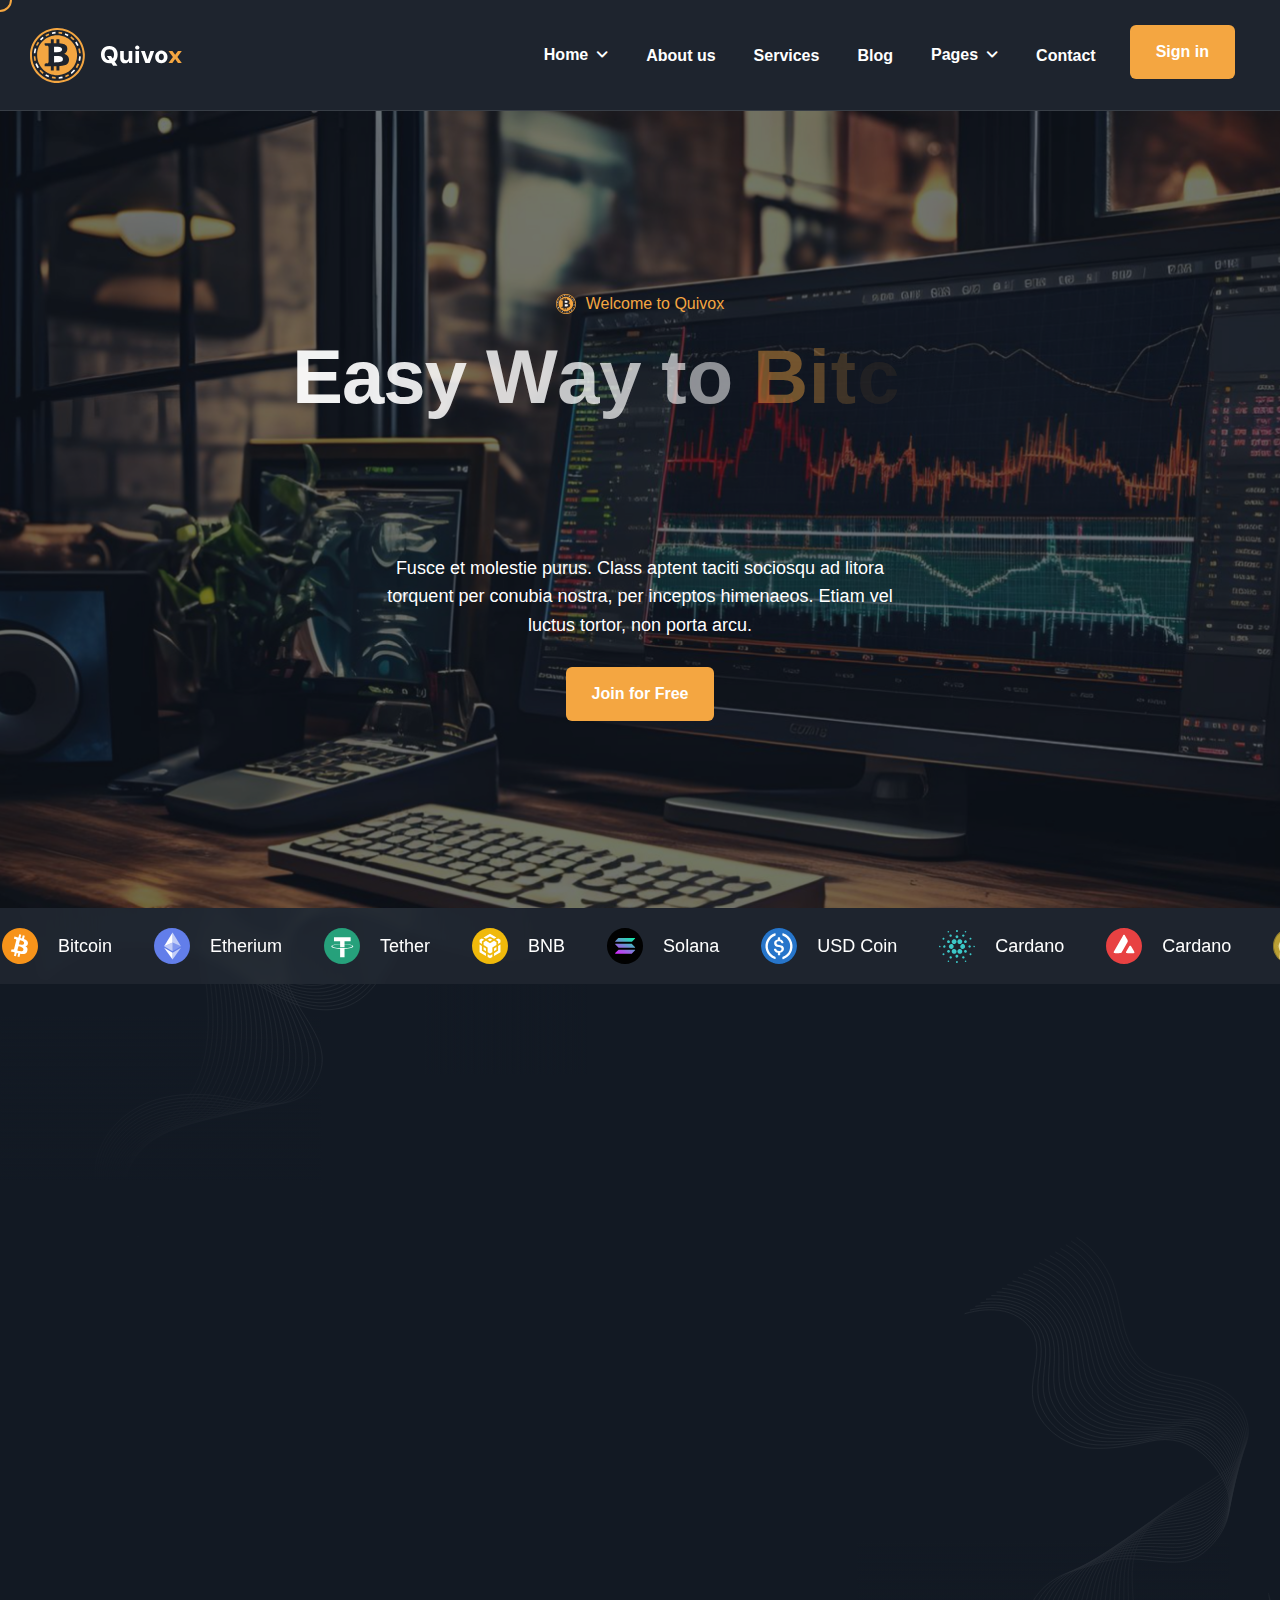
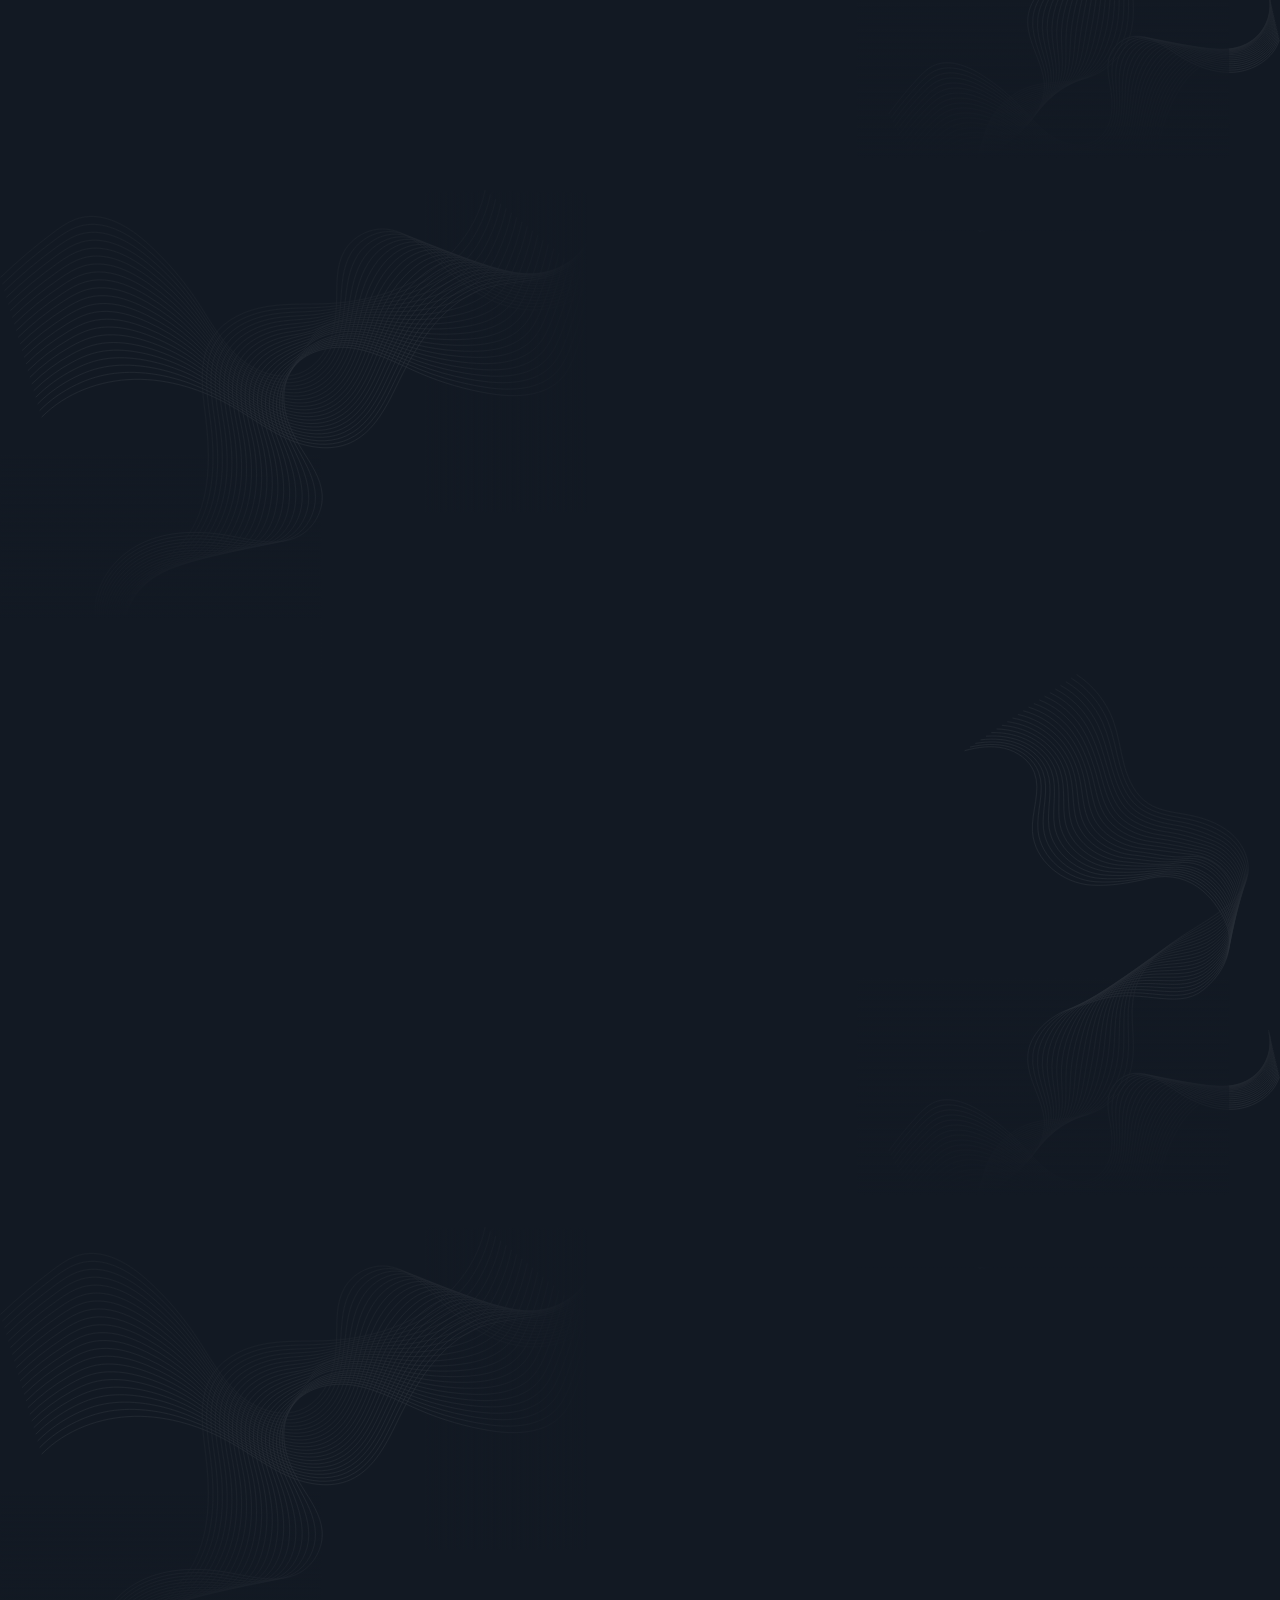
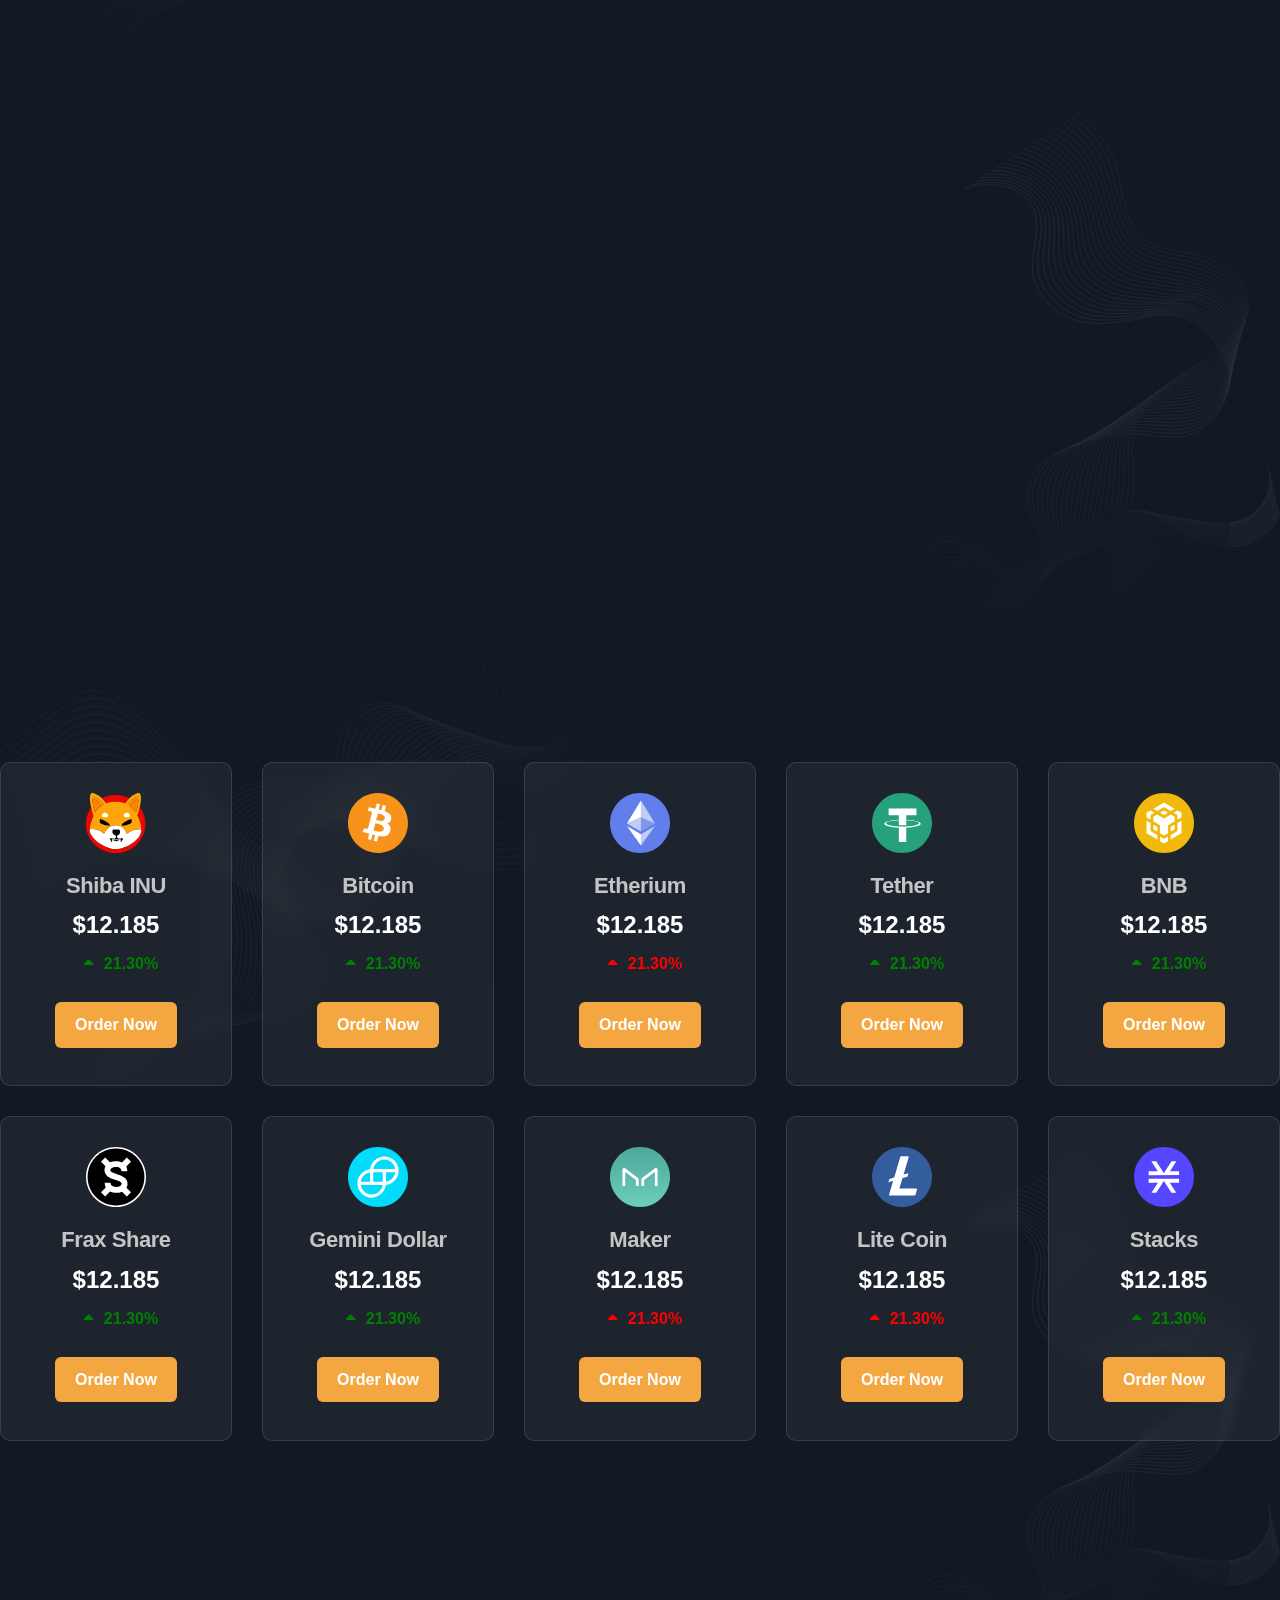
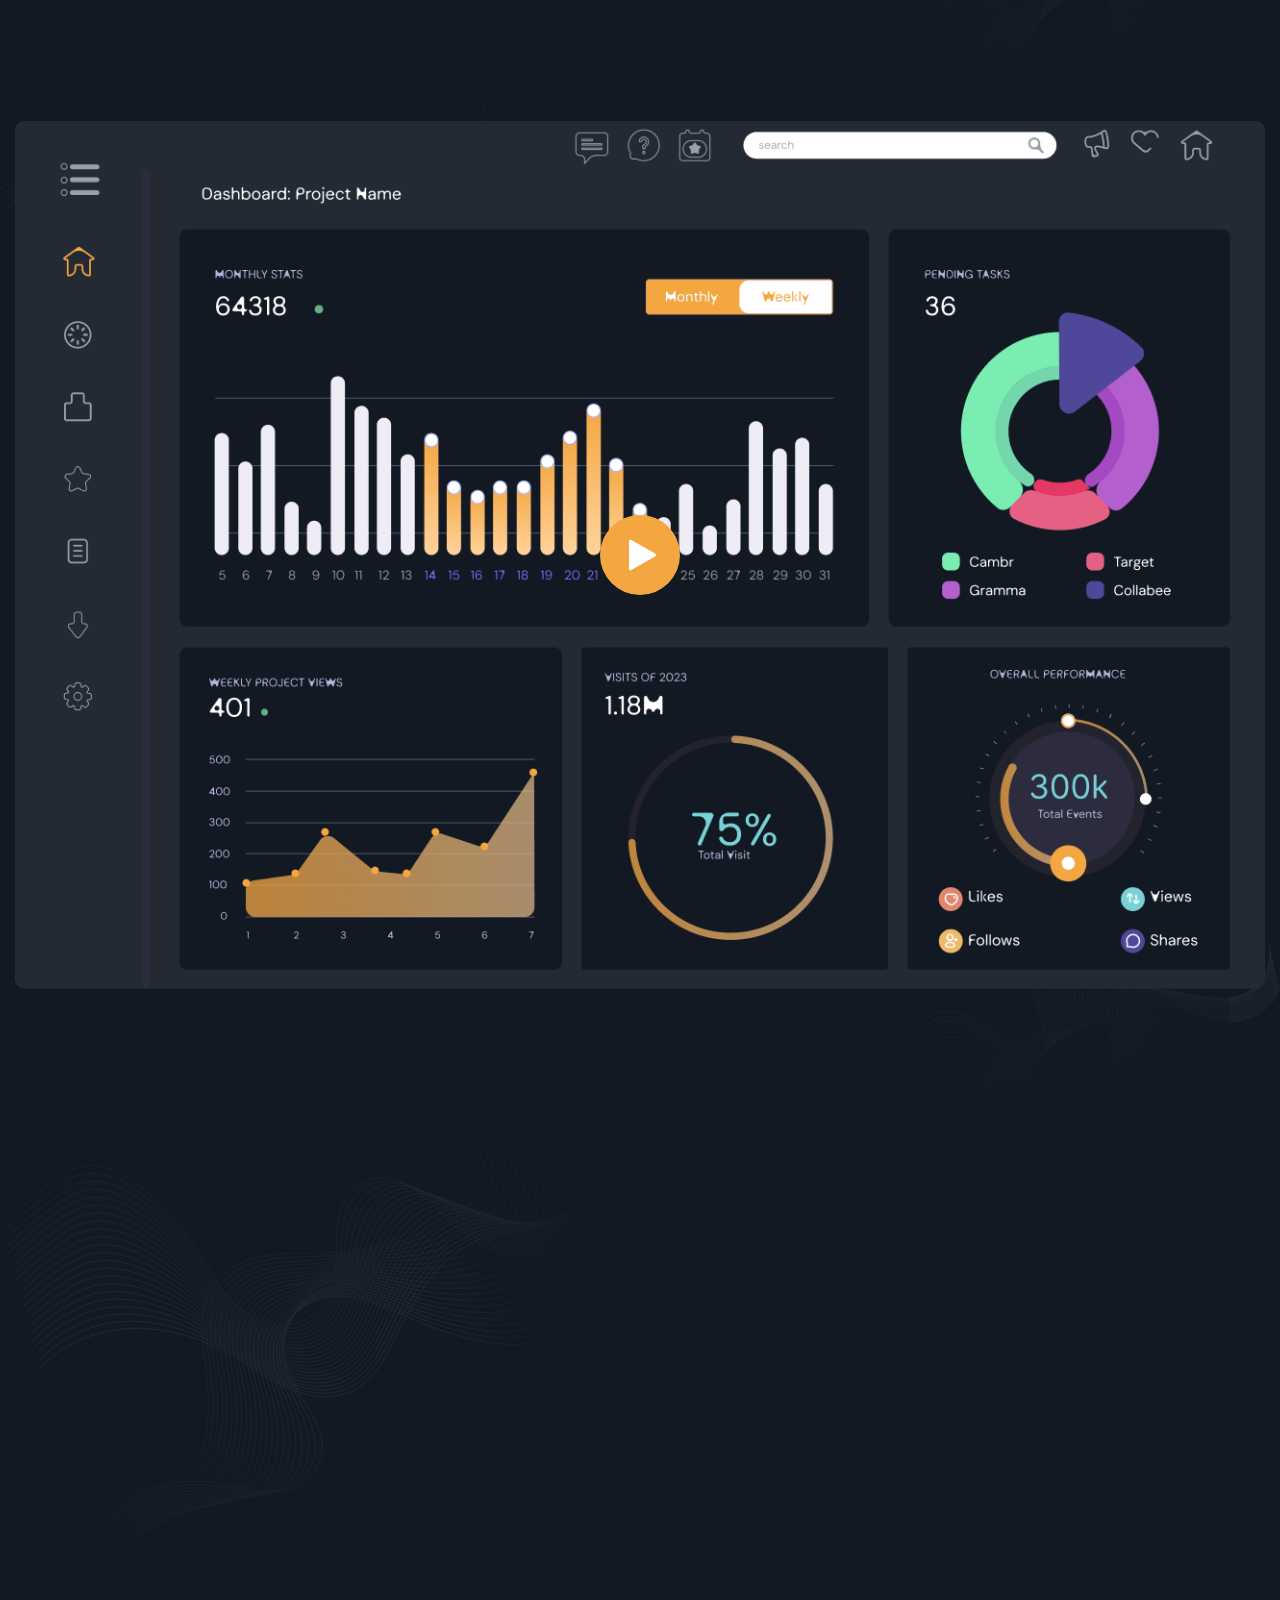
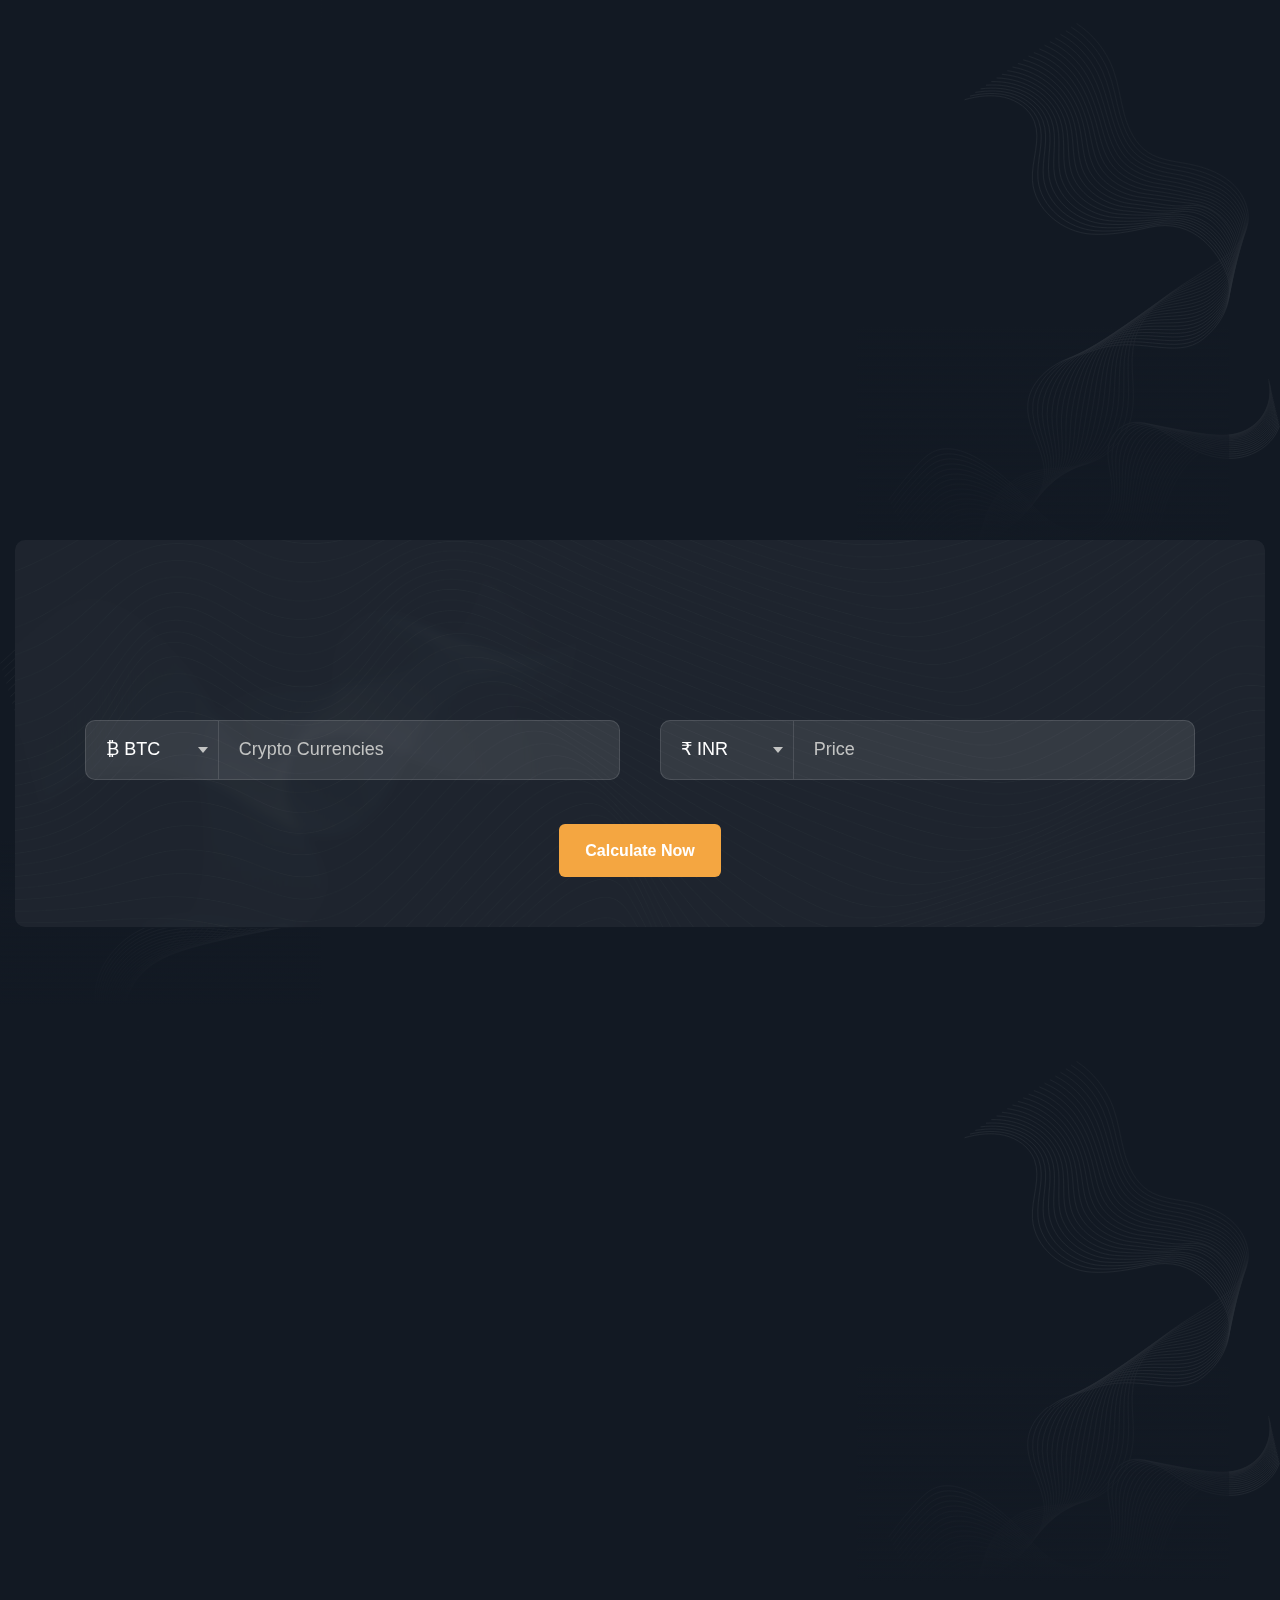
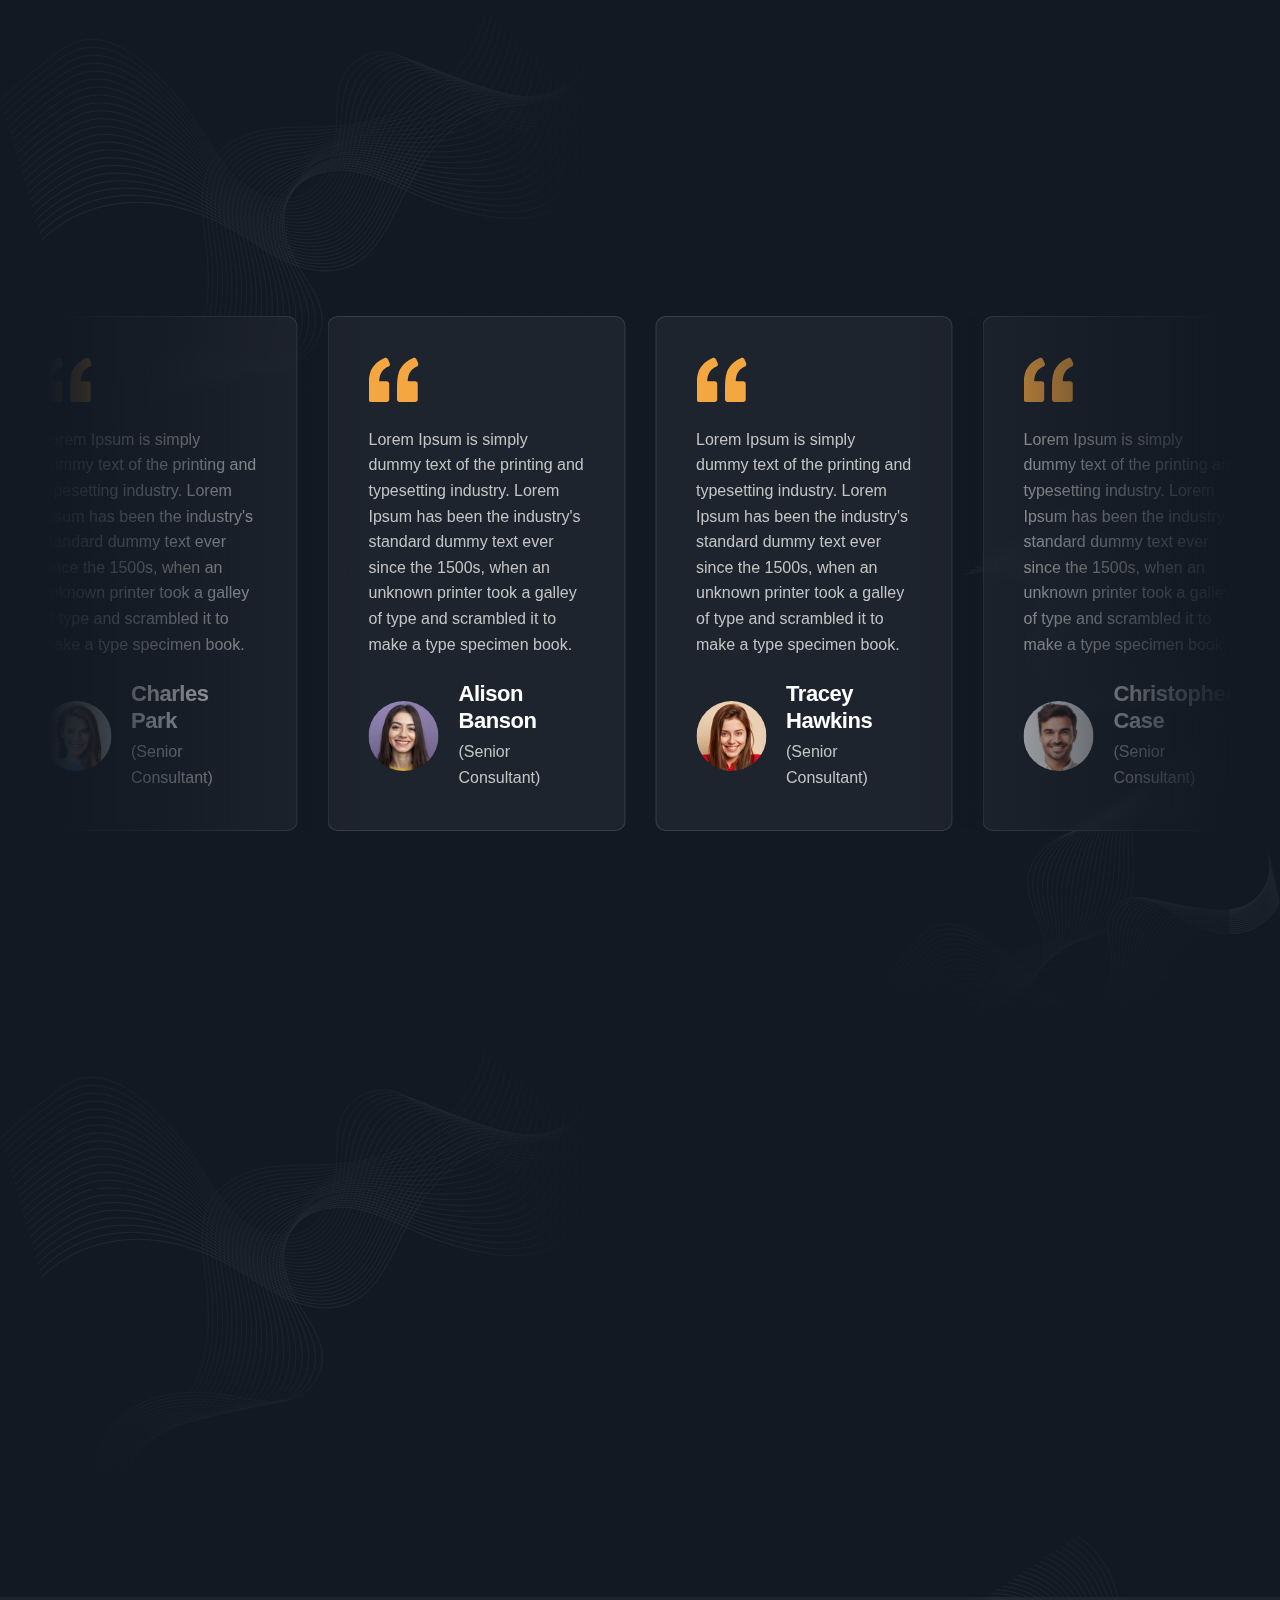
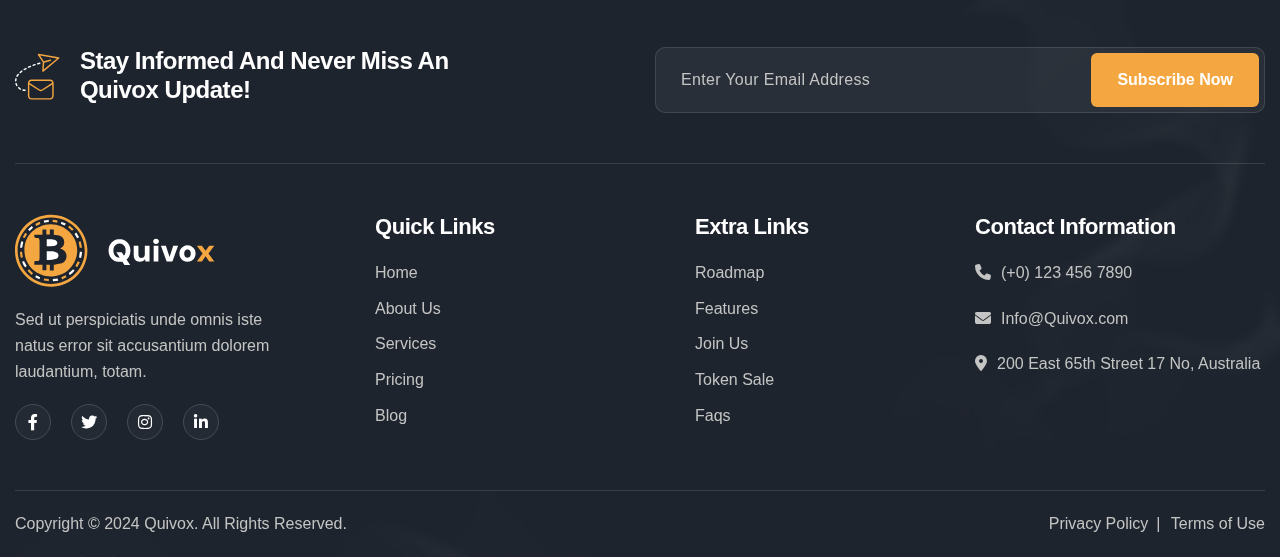
<file: html-preview/quivox/html/index.html>
﻿<!DOCTYPE html>
<html lang="zxx">
<head>
	<!-- Meta -->
	<meta charset="utf-8">
	<meta http-equiv="X-UA-Compatible" content="IE=edge">
	<meta name="viewport" content="width=device-width, initial-scale=1.0">
	<meta name="description" content="">
	<meta name="keywords" content="">
	<meta name="author" content="Awaiken">
	<!-- Page Title -->
	<title>Quivox - Bitcoin & Crypto Currency HTML Template</title>
	<!-- Favicon Icon -->
	<link rel="shortcut icon" type="image/x-icon" href="images/favicon.png">
	<!-- Google Fonts css-->
	<link rel="preconnect" href="https://fonts.googleapis.com">
	<link rel="preconnect" href="https://fonts.gstatic.com" crossorigin="">
	<link href="../../../css2?family=DM+Sans:opsz,wght@9..40,100..1000&display=swap" rel="stylesheet">
	<!-- Bootstrap css -->
	<link href="css/bootstrap.min.css" rel="stylesheet" media="screen">
	<!-- SlickNav css -->
	<link href="css/slicknav.min.css" rel="stylesheet">
	<!-- Swiper css -->
	<link rel="stylesheet" href="css/swiper-bundle.min.css">
	<!-- Font Awesome icon css-->
	<link href="css/all.min.css" rel="stylesheet" media="screen">
	<!-- Animated css -->
	<link href="css/animate.css" rel="stylesheet">
	<!-- Magnific css -->
	<link href="css/magnific-popup.css" rel="stylesheet">
	<!-- Main custom css -->
	<link href="css/custom.css" rel="stylesheet" media="screen">
	<!-- HTML5 shim and Respond.js for IE8 support of HTML5 elements and media queries -->
	<!-- WARNING: Respond.js doesn't work if you view the page via file:// -->
	<!--[if lt IE 9]>
      <script src="https://oss.maxcdn.com/html5shiv/3.7.2/html5shiv.min.js"></script>
      <script src="https://oss.maxcdn.com/respond/1.4.2/respond.min.js"></script>
    <![endif]-->
</head>

<body class="tt-magic-cursor">

	<!-- Preloader Start -->
	<div class="preloader">
		<div class="loading-container">
			<div class="loading"></div>
			<div id="loading-icon"><img src="images/loader.svg" alt=""></div>
		</div>
	</div>
	<!-- Preloader End -->

	<!-- Magic Cursor Start -->
	<div id="magic-cursor">
		<div id="ball"></div>
	</div>
	<!-- Magic Cursor End -->

	<!-- Header Start -->
	<header class="main-header">
		<div class="header-sticky">
			<nav class="navbar navbar-expand-lg">
				<div class="container">
					<!-- Logo Start -->
					<a class="navbar-brand" href="index.html">
						<img src="images/logo.svg" alt="Logo">
					</a>
					<!-- Logo End -->

					<!-- Main Menu start -->
					<div class="collapse navbar-collapse main-menu">
						<ul class="navbar-nav mr-auto" id="menu">
							<li class="nav-item submenu"><a class="nav-link" href="index.html">Home</a>
								<ul>
									<li class="nav-item"><a class="nav-link" href="index.html">Home - Image</a>
									<li class="nav-item"><a class="nav-link" href="index-video.html">Home - Video</a></li>
									<li class="nav-item"><a class="nav-link" href="index-slider.html">Home - Slider</a></li>
								</ul>
							</li>
							<li class="nav-item"><a class="nav-link" href="about.html">About us</a></li>
							<li class="nav-item"><a class="nav-link" href="services.html">Services</a></li>
							<li class="nav-item"><a class="nav-link" href="blog.html">Blog</a></li>
							<li class="nav-item submenu"><a class="nav-link" href="#">Pages</a>
								<ul>
									<li class="nav-item"><a class="nav-link" href="blog-single.html">Blog Single</a></li>
									<li class="nav-item"><a class="nav-link" href="team.html">Our Team</a></li>
									<li class="nav-item"><a class="nav-link" href="faq.html">FAQs</a></li>
									<li class="nav-item"><a class="nav-link" href="404.html">404</a></li>
								</ul>
							</li>
							<li class="nav-item"><a class="nav-link" href="contact.html">Contact</a></li>
							<li class="nav-item highlighted-menu"><a class="nav-link" href="#">Sign in</a></li>
						</ul>
					</div>
					<!-- Main Menu End -->

					<div class="navbar-toggle"></div>
				</div>
			</nav>

			<div class="responsive-menu"></div>
		</div>
	</header>
	<!-- Header End -->

	<!-- Hero Section Start -->
	<div class="hero parallaxie">
		<div class="container">
			<div class="row align-items-center">
				<div class="col-12">
					<!-- Hero Left Content Start -->
					<div class="hero-content">
						<div class="section-title">
							<h3 class="wow fadeInUp">Welcome to Quivox</h3>
							<h1 class="text-anime">Easy Way to <span>Bitcoin</span> Key To Success.</h1>
						</div>
						<div class="hero-content-body wow fadeInUp" data-wow-delay="0.5s">
							<p>Fusce et molestie purus. Class aptent taciti sociosqu ad litora torquent per conubia nostra, per inceptos himenaeos. Etiam vel luctus tortor, non porta arcu.</p>
						</div>

						<div class="hero-content-footer wow fadeInUp" data-wow-delay="0.75s">
							<a href="#" class="btn-default">Join for Free</a>
						</div>
					</div>
					<!-- Hero Left Content End -->
				</div>
			</div>
		</div>
	</div>
	<!-- Hero Section End -->

	<!-- Coin Ticker Start -->
	<div class="coin-ticker">
		<div class="container-fluid">
			<div class="row no-gap">
				<div class="col-md-12">
					<!-- Coin Ticker Box Start -->
					<div class="coin-ticker-box">
						<div class="scrolling-ticker-box">
							<div class="scrolling-content">
								<div class="scrolling-item">
									<div class="icon-box">
										<img src="images/icon-ticker-1.svg" alt="">
									</div>

									<p>Bitcoin</p>
								</div>

								<div class="scrolling-item">
									<div class="icon-box">
										<img src="images/icon-ticker-2.svg" alt="">
									</div>

									<p>Etherium</p>
								</div>

								<div class="scrolling-item">
									<div class="icon-box">
										<img src="images/icon-ticker-3.svg" alt="">
									</div>

									<p>Tether</p>
								</div>

								<div class="scrolling-item">
									<div class="icon-box">
										<img src="images/icon-ticker-4.svg" alt="">
									</div>

									<p>BNB</p>
								</div>

								<div class="scrolling-item">
									<div class="icon-box">
										<img src="images/icon-ticker-5.svg" alt="">
									</div>

									<p>Solana</p>
								</div>

								<div class="scrolling-item">
									<div class="icon-box">
										<img src="images/icon-ticker-6.svg" alt="">
									</div>

									<p>USD Coin</p>
								</div>

								<div class="scrolling-item">
									<div class="icon-box">
										<img src="images/icon-ticker-7.svg" alt="">
									</div>

									<p>Cardano</p>
								</div>

								<div class="scrolling-item">
									<div class="icon-box">
										<img src="images/icon-ticker-8.svg" alt="">
									</div>

									<p>Cardano</p>
								</div>

								<div class="scrolling-item">
									<div class="icon-box">
										<img src="images/icon-ticker-9.svg" alt="">
									</div>

									<p>Dogecoin</p>
								</div>

								<div class="scrolling-item">
									<div class="icon-box">
										<img src="images/icon-ticker-10.svg" alt="">
									</div>

									<p>Tron</p>
								</div>

								<div class="scrolling-item">
									<div class="icon-box">
										<img src="images/icon-ticker-11.svg" alt="">
									</div>

									<p>Polygon</p>
								</div>

								<div class="scrolling-item">
									<div class="icon-box">
										<img src="images/icon-ticker-12.svg" alt="">
									</div>

									<p>Shiba INU</p>
								</div>

								<div class="scrolling-item">
									<div class="icon-box">
										<img src="images/icon-ticker-13.svg" alt="">
									</div>

									<p>Lite Coin</p>
								</div>

								<div class="scrolling-item">
									<div class="icon-box">
										<img src="images/icon-ticker-14.svg" alt="">
									</div>

									<p>Stacks</p>
								</div>
							</div>	

							<div class="scrolling-content">
								<div class="scrolling-item">
									<div class="icon-box">
										<img src="images/icon-ticker-1.svg" alt="">
									</div>

									<p>Bitcoin</p>
								</div>

								<div class="scrolling-item">
									<div class="icon-box">
										<img src="images/icon-ticker-2.svg" alt="">
									</div>

									<p>Etherium</p>
								</div>

								<div class="scrolling-item">
									<div class="icon-box">
										<img src="images/icon-ticker-3.svg" alt="">
									</div>

									<p>Tether</p>
								</div>

								<div class="scrolling-item">
									<div class="icon-box">
										<img src="images/icon-ticker-4.svg" alt="">
									</div>

									<p>BNB</p>
								</div>

								<div class="scrolling-item">
									<div class="icon-box">
										<img src="images/icon-ticker-5.svg" alt="">
									</div>

									<p>Solana</p>
								</div>

								<div class="scrolling-item">
									<div class="icon-box">
										<img src="images/icon-ticker-6.svg" alt="">
									</div>

									<p>USD Coin</p>
								</div>

								<div class="scrolling-item">
									<div class="icon-box">
										<img src="images/icon-ticker-7.svg" alt="">
									</div>

									<p>Cardano</p>
								</div>

								<div class="scrolling-item">
									<div class="icon-box">
										<img src="images/icon-ticker-8.svg" alt="">
									</div>

									<p>Cardano</p>
								</div>

								<div class="scrolling-item">
									<div class="icon-box">
										<img src="images/icon-ticker-9.svg" alt="">
									</div>

									<p>Dogecoin</p>
								</div>

								<div class="scrolling-item">
									<div class="icon-box">
										<img src="images/icon-ticker-10.svg" alt="">
									</div>

									<p>Tron</p>
								</div>

								<div class="scrolling-item">
									<div class="icon-box">
										<img src="images/icon-ticker-11.svg" alt="">
									</div>

									<p>Polygon</p>
								</div>

								<div class="scrolling-item">
									<div class="icon-box">
										<img src="images/icon-ticker-12.svg" alt="">
									</div>

									<p>Shiba INU</p>
								</div>

								<div class="scrolling-item">
									<div class="icon-box">
										<img src="images/icon-ticker-13.svg" alt="">
									</div>

									<p>Lite Coin</p>
								</div>

								<div class="scrolling-item">
									<div class="icon-box">
										<img src="images/icon-ticker-14.svg" alt="">
									</div>

									<p>Stacks</p>
								</div>
							</div>						
						</div>
					</div>
					<!-- Coin Ticker Box End -->
				</div>
			</div>
		</div>
	</div>
	<!-- Coin Ticker End -->

	<!-- About us Section Start -->
	<div class="about-us">
		<div class="container">
			<div class="row">
				<div class="col-md-12">
					<!-- Section Title Start -->
					<div class="section-title">
						<h3 class="wow fadeInUp">About Quivox</h3>
						<h2 class="text-anime">Simple. Faster. Secure</h2>
					</div>
					<!-- Section Title End -->
				</div>
			</div>

			<div class="row align-items-center">
				<div class="col-lg-6 col-12">
					<!-- About Images Start -->
					<div class="about-images">
						<div class="about-image">
							<figure class="image-anime reveal">
								<img src="images/about-us-1.jpg" alt="">
							</figure>
						</div>

						<div class="about-image">
							<figure class="image-anime reveal">
								<img src="images/about-us-2.jpg" alt="">
							</figure>

							<div class="about-info-item wow fadeInUp" data-wow-delay="0.5s">
								<div class="icon-box">
									<img src="images/icon-bitcoin-exchange.svg" alt="">
								</div>

								<h5>Bitcoin Exchange</h5>
							</div>
						</div>
					</div>
					<!-- About Images End -->
				</div>

				<div class="col-lg-6 col-12">
					<!-- About Content Start -->
					<div class="about-content">
						<div class="about-body wow fadeInUp" data-wow-delay="0.25s">
							<p>Sed ut perspiciatis unde omnis iste natus error sit voluptatem accusantium dolorem laudantium, totam rem aperiam, eaque ipsa quae ab illo inventore veritatis et quasi architecto beatae vitae dicta sunt explicabo.</p>

							<p>totam rem aperiam, eaque ipsa quae ab illo inventore veritatis et quasi architecto beatae vitae dicta sunt explicabo. Nemo enim ipsam voluptatem quia voluptas sit aspernatur aut odit aut fugit, sed quia consequuntur magni.</p>
						</div>

						<div class="about-list-item wow fadeInUp" data-wow-delay="0.5s">
							<ul>
								<li>Designed for everyone</li>
								<li>Trade as you go</li>
								<li>All the tools you want</li>
								<li>Automatic conversion</li>
								<li>Multiple asset classes</li>
								<li>Simple to manage</li>
								<li>Scan. Convert. Pay.</li>
								<li>Quick to set up</li>
							</ul>
						</div>

						<div class="about-footer wow fadeInUp" data-wow-delay="0.75s">
							<a href="#" class="btn-default">Read More</a>
						</div>
					</div>
					<!-- About Content End -->
				</div>
			</div>
		</div>
	</div>
	<!-- About us Section End -->

	<!-- How It Works Section Start -->
	<div class="how-it-works">
		<div class="container">
			<div class="row">
				<div class="col-md-12">
					<!-- Section Title Start -->
					<div class="section-title">
						<h3 class="wow fadeInUp">How it Works</h3>
						<h2 class="text-anime">Get Started Today with Quivox</h2>
					</div>
					<!-- Section Title End -->
				</div>
			</div>

			<div class="row">
				<div class="col-md-4">
					<!-- How It Work Item Start -->
					<div class="how-it-works-item wow fadeInUp" data-wow-delay="0.25s">
						<div class="icon-box">
							<img src="images/icon-how-it-work-1.svg" alt="">
						</div>

						<h3>Download Bitcoin Wallet</h3>
						<p>Get it on PC or Mobile to create, send and receive bitcoins.</p>
					</div>
					<!-- How It Work Item End -->
				</div>

				<div class="col-md-4">
					<!-- How It Work Item Start -->
					<div class="how-it-works-item wow fadeInUp" data-wow-delay="0.5s">
						<div class="icon-box">
							<img src="images/icon-how-it-work-2.svg" alt="">
						</div>

						<h3>Add Coins to Your Wallet</h3>
						<p>Add bitcoins you’ve created or exchanged via credit card.</p>
					</div>
					<!-- How It Work Item End -->
				</div>

				<div class="col-md-4">
					<!-- How It Work Item Start -->
					<div class="how-it-works-item wow fadeInUp" data-wow-delay="0.75s">
						<div class="icon-box">
							<img src="images/icon-how-it-work-3.svg" alt="">
						</div>

						<h3>Buy/Sell with Wallet</h3>
						<p>Enter receiver's address, specify the amount and send.</p>
					</div>
					<!-- How It Work Item End -->
				</div>
			</div>
		</div>
	</div>
	<!-- How It Works Section End -->

	<!-- Exclusive Partners Section Start -->
	<div class="exclusive-partners">
		<div class="container">
			<div class="row">
				<div class="col-md-12">
					<!-- Section Title Start -->
					<div class="section-title">
						<h3 class="wow fadeInUp">Executive Partners</h3>
						<h2 class="text-anime">100+ Partners & Supporters</h2>
					</div>
					<!-- Section Title End -->
				</div>
			</div>

			<div class="row">
				<div class="col-md-12">
					<!-- Partners Logos Start -->
					<div class="partners-logos wow fadeInUp" data-wow-delay="0.5s">
						<!-- Partner Item Start -->
						<div class="partner-item">
							<img src="images/icon-executive-partners-1.svg" alt="">
						</div>
						<!-- Partner Item End -->

						<!-- Partner Item Start -->
						<div class="partner-item">
							<img src="images/icon-executive-partners-2.svg" alt="">
						</div>
						<!-- Partner Item End -->

						<!-- Partner Item Start -->
						<div class="partner-item">
							<img src="images/icon-executive-partners-3.svg" alt="">
						</div>
						<!-- Partner Item End -->

						<!-- Partner Item Start -->
						<div class="partner-item">
							<img src="images/icon-executive-partners-4.svg" alt="">
						</div>
						<!-- Partner Item End -->

						<!-- Partner Item Start -->
						<div class="partner-item">
							<img src="images/icon-executive-partners-5.svg" alt="">
						</div>
						<!-- Partner Item End -->

						<!-- Partner Item Start -->
						<div class="partner-item">
							<img src="images/icon-executive-partners-1.svg" alt="">
						</div>
						<!-- Partner Item End -->

						<!-- Partner Item Start -->
						<div class="partner-item">
							<img src="images/icon-executive-partners-2.svg" alt="">
						</div>
						<!-- Partner Item End -->

						<!-- Partner Item Start -->
						<div class="partner-item">
							<img src="images/icon-executive-partners-3.svg" alt="">
						</div>
						<!-- Partner Item End -->

						<!-- Partner Item Start -->
						<div class="partner-item">
							<img src="images/icon-executive-partners-4.svg" alt="">
						</div>
						<!-- Partner Item End -->
					</div>
					<!-- Partners Logos End -->
				</div>
			</div>
		</div>
	</div>
	<!-- Exclusive Partners Section End -->
	
	<!-- Our Services Section Start -->
	<div class="our-services">
		<div class="container">
			<div class="row">
				<div class="col-md-12">
					<!-- Section Title Start -->
					<div class="section-title">
						<h3 class="wow fadeInUp">Our Services</h3>
						<h2 class="text-anime">Explore Quivox Services</h2>
					</div>
					<!-- Section Title End -->
				</div>
			</div>

			<div class="row">
				<div class="col-lg-4 col-md-6">
					<!-- Service Item Start -->
					<div class="service-item wow fadeInUp" data-wow-delay="0.25s">
						<div class="icon-box">
							<img src="images/icon-our-services-1.svg" alt="">
						</div>

						<h3>Smart Trading Modules</h3>
						<p>Sed ut perspiciatis unde omnis iste natus error sit voluptatem accusantium dolorem laudantium, totam rem.</p>
					</div>
					<!-- Service Item End -->
				</div>

				<div class="col-lg-4 col-md-6">
					<!-- Service Item Start -->
					<div class="service-item active wow fadeInUp" data-wow-delay="0.5s">
						<div class="icon-box">
							<img src="images/icon-our-services-2.svg" alt="">
						</div>

						<h3>Adaptive Social Assistant</h3>
						<p>Sed ut perspiciatis unde omnis iste natus error sit voluptatem accusantium dolorem laudantium, totam rem.</p>
					</div>
					<!-- Service Item End -->
				</div>

				<div class="col-lg-4 col-md-6">
					<!-- Service Item Start -->
					<div class="service-item wow fadeInUp" data-wow-delay="0.75s">
						<div class="icon-box">
							<img src="images/icon-our-services-3.svg" alt="">
						</div>

						<h3>Analyzer of the News with powerful AII</h3>
						<p>Sed ut perspiciatis unde omnis iste natus error sit voluptatem accusantium dolorem laudantium, totam rem.</p>
					</div>
					<!-- Service Item End -->
				</div>

				<div class="col-lg-4 col-md-6">
					<!-- Service Item Start -->
					<div class="service-item wow fadeInUp" data-wow-delay="1.0s">
						<div class="icon-box">
							<img src="images/icon-our-services-4.svg" alt="">
						</div>

						<h3>Exchange Order Management</h3>
						<p>Sed ut perspiciatis unde omnis iste natus error sit voluptatem accusantium dolorem laudantium, totam rem.</p>
					</div>
					<!-- Service Item End -->
				</div>

				<div class="col-lg-4 col-md-6">
					<!-- Service Item Start -->
					<div class="service-item wow fadeInUp" data-wow-delay="1.25s">
						<div class="icon-box">
							<img src="images/icon-our-services-5.svg" alt="">
						</div>

						<h3>Module of Price Notification</h3>
						<p>Sed ut perspiciatis unde omnis iste natus error sit voluptatem accusantium dolorem laudantium, totam rem.</p>
					</div>
					<!-- Service Item End -->
				</div>

				<div class="col-lg-4 col-md-6">
					<!-- Service Item Start -->
					<div class="service-item wow fadeInUp" data-wow-delay="1.50s">
						<div class="icon-box">
							<img src="images/icon-our-services-6.svg" alt="">
						</div>

						<h3>Crypto Trading Platform</h3>
						<p>Sed ut perspiciatis unde omnis iste natus error sit voluptatem accusantium dolorem laudantium, totam rem.</p>
					</div>
					<!-- Service Item End -->
				</div>
			</div>
		</div>
	</div>
	<!-- Our Services Section End -->

	<!-- Price Section Start -->
	<div class="price-section">
		<div class="container-fluid">
			<div class="row">
				<div class="col-md-12">
					<!-- Section Title Start -->
					<div class="section-title">
						<h3 class="wow fadeInUp">Price</h3>
						<h2 class="text-anime">Explore Cryptocurrency Price</h2>
					</div>
					<!-- Section Title End -->
				</div>
			</div>

			<div class="row no-gap">
				<div class="col-md-12">
					<!-- Price Carousel Start -->
					<div class="price-carousel price-carousel-left ">
						<div class="swiper">
							<div class="swiper-wrapper">
								<div class="swiper-slide">
									<!-- price Item Start -->
									<div class="price-item">
										<div class="icon-box">
											<img src="images/icon-ticker-1.svg" alt="">
										</div>

										<div class="price-body">
											<h4>Bitcoin</h4>
											<p>$12.185<span class="price-green">21.30%</span></p>
											<a href="#" class="btn-default">Order Now</a>
										</div>
									</div>
									<!-- Price Item End -->
								</div>

								<div class="swiper-slide">
									<!-- price Item Start -->
									<div class="price-item">
										<div class="icon-box">
											<img src="images/icon-ticker-2.svg" alt="">
										</div>

										<div class="price-body">
											<h4>Etherium</h4>
											<p>$12.185<span class="price-red">21.30%</span></p>
											<a href="#" class="btn-default">Order Now</a>
										</div>
									</div>
									<!-- Price Item End -->
								</div>

								<div class="swiper-slide">
									<!-- price Item Start -->
									<div class="price-item">
										<div class="icon-box">
											<img src="images/icon-ticker-3.svg" alt="">
										</div>

										<div class="price-body">
											<h4>Tether</h4>
											<p>$12.185<span class="price-green">21.30%</span></p>
											<a href="#" class="btn-default">Order Now</a>
										</div>
									</div>
									<!-- Price Item End -->
								</div>

								<div class="swiper-slide">
									<!-- price Item Start -->
									<div class="price-item">
										<div class="icon-box">
											<img src="images/icon-ticker-4.svg" alt="">
										</div>

										<div class="price-body">
											<h4>BNB</h4>
											<p>$12.185<span class="price-green">21.30%</span></p>
											<a href="#" class="btn-default">Order Now</a>
										</div>
									</div>
									<!-- Price Item End -->
								</div>	

								<div class="swiper-slide">
									<!-- price Item Start -->
									<div class="price-item">
										<div class="icon-box">
											<img src="images/icon-ticker-5.svg" alt="">
										</div>

										<div class="price-body">
											<h4>Solana</h4>
											<p>$12.185<span class="price-red">21.30%</span></p>
											<a href="#" class="btn-default">Order Now</a>
										</div>
									</div>
									<!-- Price Item End -->
								</div>	

								<div class="swiper-slide">
									<!-- price Item Start -->
									<div class="price-item">
										<div class="icon-box">
											<img src="images/icon-ticker-6.svg" alt="">
										</div>

										<div class="price-body">
											<h4>USD Coin</h4>
											<p>$12.185<span class="price-green">21.30%</span></p>
											<a href="#" class="btn-default">Order Now</a>
										</div>
									</div>
									<!-- Price Item End -->
								</div>

								<div class="swiper-slide">
									<!-- price Item Start -->
									<div class="price-item">
										<div class="icon-box">
											<img src="images/icon-ticker-7.svg" alt="">
										</div>

										<div class="price-body">
											<h4>Cardano</h4>
											<p>$12.185<span class="price-green">21.30%</span></p>
											<a href="#" class="btn-default">Order Now</a>
										</div>
									</div>
									<!-- Price Item End -->
								</div>

								<div class="swiper-slide">
									<!-- price Item Start -->
									<div class="price-item">
										<div class="icon-box">
											<img src="images/icon-ticker-8.svg" alt="">
										</div>

										<div class="price-body">
											<h4>Cardano</h4>
											<p>$12.185<span class="price-red">21.30%</span></p>
											<a href="#" class="btn-default">Order Now</a>
										</div>
									</div>
									<!-- Price Item End -->
								</div>

								<div class="swiper-slide">
									<!-- price Item Start -->
									<div class="price-item">
										<div class="icon-box">
											<img src="images/icon-ticker-9.svg" alt="">
										</div>

										<div class="price-body">
											<h4>Dogecoin</h4>
											<p>$12.185<span class="price-green">21.30%</span></p>
											<a href="#" class="btn-default">Order Now</a>
										</div>
									</div>
									<!-- Price Item End -->
								</div>

								<div class="swiper-slide">	
									<!-- price Item Start -->
									<div class="price-item">
										<div class="icon-box">
											<img src="images/icon-ticker-10.svg" alt="">
										</div>

										<div class="price-body">
											<h4>Tron</h4>
											<p>$12.185<span class="price-green">21.30%</span></p>
											<a href="#" class="btn-default">Order Now</a>
										</div>
									</div>
									<!-- Price Item End -->
								</div>

								<div class="swiper-slide">
									<!-- price Item Start -->
									<div class="price-item">
										<div class="icon-box">
											<img src="images/icon-ticker-11.svg" alt="">
										</div>

										<div class="price-body">
											<h4>Polygon</h4>
											<p>$12.185<span class="price-red">21.30%</span></p>
											<a href="#" class="btn-default">Order Now</a>
										</div>
									</div>
									<!-- Price Item End -->
								</div>

								<div class="swiper-slide">
									<!-- price Item Start -->
									<div class="price-item">
										<div class="icon-box">
											<img src="images/icon-ticker-12.svg" alt="">
										</div>

										<div class="price-body">
											<h4>Shiba INU</h4>
											<p>$12.185<span class="price-green">21.30%</span></p>
											<a href="#" class="btn-default">Order Now</a>
										</div>
									</div>
									<!-- Price Item End -->
								</div>
							</div>	
						</div>
					</div>
					<!-- Price Carousel End -->

					<!-- Price Carousel Start -->
					<div class="price-carousel price-carousel-right">
						<div class="swiper">
							<div class="swiper-wrapper">
								<div class="swiper-slide">
									<!-- price Item Start -->
									<div class="price-item">
										<div class="icon-box">
											<img src="images/icon-ticker-13.svg" alt="">
										</div>

										<div class="price-body">
											<h4>Lite Coin</h4>
											<p>$12.185<span class="price-red">21.30%</span></p>
											<a href="#" class="btn-default">Order Now</a>
										</div>
									</div>
									<!-- Price Item End -->
								</div>

								<div class="swiper-slide">
									<!-- price Item Start -->
									<div class="price-item">
										<div class="icon-box">
											<img src="images/icon-ticker-14.svg" alt="">
										</div>

										<div class="price-body">
											<h4>Stacks</h4>
											<p>$12.185<span class="price-green">21.30%</span></p>
											<a href="#" class="btn-default">Order Now</a>
										</div>
									</div>
									<!-- Price Item End -->
								</div>

								<div class="swiper-slide">
									<!-- price Item Start -->
									<div class="price-item">
										<div class="icon-box">
											<img src="images/icon-ticker-15.svg" alt="">
										</div>

										<div class="price-body">
											<h4>Toncoin</h4>
											<p>$12.185<span class="price-red">21.30%</span></p>
											<a href="#" class="btn-default">Order Now</a>
										</div>
									</div>
									<!-- Price Item End -->
								</div>

								<div class="swiper-slide">
									<!-- price Item Start -->
									<div class="price-item">
										<div class="icon-box">
											<img src="images/icon-ticker-16.svg" alt="">
										</div>

										<div class="price-body">
											<h4>Filecoin</h4>
											<p>$12.185<span class="price-green">21.30%</span></p>
											<a href="#" class="btn-default">Order Now</a>
										</div>
									</div>
									<!-- Price Item End -->
								</div>

								<div class="swiper-slide">
									<!-- price Item Start -->
									<div class="price-item">
										<div class="icon-box">
											<img src="images/icon-ticker-17.svg" alt="">
										</div>

										<div class="price-body">
											<h4>Hedera</h4>
											<p>$12.185<span class="price-red">21.30%</span></p>
											<a href="#" class="btn-default">Order Now</a>
										</div>
									</div>
									<!-- Price Item End -->
								</div>

								<div class="swiper-slide">
									<!-- price Item Start -->
									<div class="price-item">
										<div class="icon-box">
											<img src="images/icon-ticker-18.svg" alt="">
										</div>

										<div class="price-body">
											<h4>DigiByte</h4>
											<p>$12.185<span class="price-green">21.30%</span></p>
											<a href="#" class="btn-default">Order Now</a>
										</div>
									</div>
									<!-- Price Item End -->
								</div>

								<div class="swiper-slide">
									<!-- price Item Start -->
									<div class="price-item">
										<div class="icon-box">
											<img src="images/icon-ticker-19.svg" alt="">
										</div>

										<div class="price-body">
											<h4>Centrifuge</h4>
											<p>$12.185<span class="price-red">21.30%</span></p>
											<a href="#" class="btn-default">Order Now</a>
										</div>
									</div>
									<!-- Price Item End -->
								</div>

								<div class="swiper-slide">
									<!-- price Item Start -->
									<div class="price-item">
										<div class="icon-box">
											<img src="images/icon-ticker-20.svg" alt="">
										</div>

										<div class="price-body">
											<h4>Flux</h4>
											<p>$12.185<span class="price-green">21.30%</span></p>
											<a href="#" class="btn-default">Order Now</a>
										</div>
									</div>
									<!-- Price Item End -->
								</div>

								<div class="swiper-slide">
									<!-- price Item Start -->
									<div class="price-item">
										<div class="icon-box">
											<img src="images/icon-ticker-21.svg" alt="">
										</div>

										<div class="price-body">
											<h4>Compound</h4>
											<p>$12.185<span class="price-red">21.30%</span></p>
											<a href="#" class="btn-default">Order Now</a>
										</div>
									</div>
									<!-- Price Item End -->
								</div>

								<div class="swiper-slide">
									<!-- price Item Start -->
									<div class="price-item">
										<div class="icon-box">
											<img src="images/icon-ticker-22.svg" alt="">
										</div>

										<div class="price-body">
											<h4>Frax Share</h4>
											<p>$12.185<span class="price-green">21.30%</span></p>
											<a href="#" class="btn-default">Order Now</a>
										</div>
									</div>
									<!-- Price Item End -->
								</div>

								<div class="swiper-slide">
									<!-- price Item Start -->
									<div class="price-item">
										<div class="icon-box">
											<img src="images/icon-ticker-23.svg" alt="">
										</div>

										<div class="price-body">
											<h4>Gemini Dollar</h4>
											<p>$12.185<span class="price-green">21.30%</span></p>
											<a href="#" class="btn-default">Order Now</a>
										</div>
									</div>
									<!-- Price Item End -->
								</div>

								<div class="swiper-slide">
									<!-- price Item Start -->
									<div class="price-item">
										<div class="icon-box">
											<img src="images/icon-ticker-24.svg" alt="">
										</div>

										<div class="price-body">
											<h4>Maker</h4>
											<p>$12.185<span class="price-red">21.30%</span></p>
											<a href="#" class="btn-default">Order Now</a>
										</div>
									</div>
									<!-- Price Item End -->
								</div>
							</div>	
						</div>
					</div>
					<!-- Price Carousel End -->
				</div>
			</div>
		</div>
	</div>
	<!-- Price Section End -->

	<!-- Intro Video Section Start -->
	<div class="intro-video">
		<div class="container">
			<div class="row">
				<div class="col-md-12">
					<!-- Section Title Start -->
					<div class="section-title">
						<h3 class="wow fadeInUp">Our Dashboard</h3>
						<h2 class="text-anime">Watch Our Demo Video</h2>
					</div>
					<!-- Section Title End -->
				</div>
			</div>

			<div class="row">
				<div class="col-md-12">
					<!-- Intro Video Box Start -->
					<div class="intro-video-box">
						<div class="intro-video-image">
							<img src="images/video-bg.png" alt="">
						</div>

						<div class="video-play-button">
							<a href="https://www.youtube.com/watch?v=Y-x0efG1seA" class="popup-video">
								<img src="images/play.svg" alt="">
							</a>
						</div>
					</div>
					<!-- Intro Video Box End -->
				</div>
			</div>
		</div>
	</div>
	<!-- Intro Video Section End -->

	<!-- Why Choose us Section Start -->
	<div class="why-choose-us">
		<div class="container">
			<div class="row">
				<div class="col-md-12">
					<!-- Section Title Start -->
					<div class="section-title">
						<h3 class="wow fadeInUp">Why Choose us ?</h3>
						<h2 class="text-anime">Know More About Quivox</h2>
					</div>
					<!-- Section Title End -->
				</div>
			</div>

			<div class="row">
				<div class="col-md-4">
					<!-- Why Choose us Item Start -->
					<div class="why-choose-us-item wow fadeInUp" data-wow-delay="0.25s">
						<div class="icon-box">
							<img src="images/icon-why-choose-us-1.svg" alt="">
						</div>

						<h3>Safe & Secure</h3>
						<p>Sed ut perspiciatis unde omnis iste natus error sit voluptatem.</p>
					</div>
					<!-- Why Choose us Item End -->
				</div>

				<div class="col-md-4">
					<!-- Why Choose us Item Start -->
					<div class="why-choose-us-item wow fadeInUp" data-wow-delay="0.5s">
						<div class="icon-box">
							<img src="images/icon-why-choose-us-2.svg" alt="">
						</div>

						<h3>Early Bonus</h3>
						<p>Sed ut perspiciatis unde omnis iste natus error sit voluptatem.</p>
					</div>
					<!-- Why Choose us Item End -->
				</div>

				<div class="col-md-4">
					<!-- Why Choose us Item Start -->
					<div class="why-choose-us-item wow fadeInUp" data-wow-delay="0.75s">
						<div class="icon-box">
							<img src="images/icon-why-choose-us-3.svg" alt="">
						</div>

						<h3>Several Profit</h3>
						<p>Sed ut perspiciatis unde omnis iste natus error sit voluptatem.</p>
					</div>
					<!-- Why Choose us Item End -->
				</div>
			</div>
		</div>
	</div>
	<!-- Why Choose us Section End -->

	<!-- Download Apps Section Start -->
	<div class="download-apps">
		<div class="container">
			<div class="row align-items-center">
				<div class="col-lg-6 col-md-12">
					<!-- Download App Content Start -->
					<div class="download-apps-content">
						<!-- Section Title Start -->
						<div class="section-title">
							<h3 class="wow fadeInUp">Download App</h3>
							<h2 class="text-anime">Download Bitcoin App</h2>
						</div>
						<!-- Section Title End -->

						<!-- Download App Body Start -->
						<div class="download-app-body wow fadeInUp" data-wow-delay="0.25s">
							<p>Sed ut perspiciatis unde omnis iste natus error sit voluptatem accusantium dolorem laudantium, totam rem aperiam, eaque ipsa quae ab illo inventore veritatis et quasi.</p>
						</div>
						<!-- Download App Body End -->
					</div>
					<!-- Download App Content End -->
				</div>

				<div class="col-lg-3 col-md-6">
					<!-- Download App Item Start -->
					<div class="download-app-item wow fadeInUp" data-wow-delay="0.5s">
						<h3>Get App for IOS</h3>
						<a href="#" class="btn-default"><i class="fa-brands fa-app-store"></i> Download Now</a>
						
						<div class="download-app-img">
							<img src="images/mobile-img.png" alt="">
						</div>
					</div>
					<!-- Download App Item End -->
				</div>

				<div class="col-lg-3 col-md-6">
					<!-- Download App Item Start -->
					<div class="download-app-item wow fadeInUp" data-wow-delay="0.75s">
						<h3>Get App for IOS</h3>
						<a href="#" class="btn-default"><i class="fa-brands fa-google-play"></i> Download Now</a>
						
						<div class="download-app-img">
							<img src="images/mobile-img.png" alt="">
						</div>
					</div>
					<!-- Download App Item End -->
				</div>
			</div>
		</div>
	</div>
	<!-- Download Apps Section End -->

	<!-- Crypto Calculator Section Start -->
	<div class="crypto-calculator">
		<div class="container">
			<div class="row">
				<div class="col-md-12">
					<!-- Crypto Calculator Box Start -->
					<div class="crypto-calculator-box">
						<div class="row">
							<div class="col-md-12">
								<!-- Section Title Start -->
								<div class="section-title">
									<h3 class="wow fadeInUp">Bitcoin Calculator</h3>
									<h2 class="text-anime">Buy Cryptocurrency</h2>
								</div>
								<!-- Section Title End -->
							</div>
						</div>

						<div class="row">
							<div class="col-md-12">
								<div class="crypto-form-box">
									<form id="CryptoCalculator" action="#" method="POST" data-toggle="validator">
										<div class="row no-gap">
											<div class="form-group col-lg-6 col-12 mb-4">
												<select id="cryptocurrency_dropdown" name="cryptocurrency">
													<option value="btc">₿ BTC</option>
													<option value="eth">€ ETH</option>
													<option value="bnb">$ BNB</option>
													<option value="sol">¥ SOL</option>
												</select>
												<input type="text" name="name" class="form-control" id="cryptocurrency_price" placeholder="Crypto Currencies">
											</div>

											<div class="form-group col-lg-6 col-12 mb-4">
												<select id="moneycurrency_dropdown" name="cars">
													<option value="inr">₹ INR</option>
													<option value="euro">€ Euro</option>
													<option value="usd">$ USD</option>
													<option value="cny">¥ CNY</option>
												</select>
												<input type="text" name="name" class="form-control" id="moneycurrency_price" placeholder="Price">
											</div>

											<div class="col-md-12 text-center">
												<button type="submit" class="btn-default">Calculate Now</button>
											</div>
										</div>
									</form>
								</div>
							</div>
						</div>
					</div>
					<!-- Crypto Calculator Box End -->
				</div>
			</div>
		</div>
	</div>
	<!-- Crypto Calculator Section End -->

	<!-- Our Team Section Start -->
	<div class="our-team">
		<div class="container">
			<div class="row">
				<div class="col-md-12">
					<!-- Section Title Start -->
					<div class="section-title">
						<h3 class="wow fadeInUp">Our Team</h3>
						<h2 class="text-anime">Our Crypto Exchange Experts</h2>
					</div>
					<!-- Section Title End -->
				</div>
			</div>

			<div class="row">
				<div class="col-lg-3 col-md-6">
					<!-- Team Item Start -->
					<div class="team-item wow fadeInUp" data-wow-delay="0.25s">
						<div class="team-image-links">
							<!-- Team Image Start -->
							<div class="team-image">
								<figure>
									<img src="images/team-1.png" alt="">
								</figure>
							</div>
							<!-- Team Image End -->

							<!-- Team Social Links Start -->
							<div class="team-social-links">
								<ul>
									<li><a href="#"><i class="fa-brands fa-facebook-f"></i></a></li>
									<li><a href="#"><i class="fa-brands fa-twitter"></i></a></li>
									<li><a href="#"><i class="fa-brands fa-instagram"></i></a></li>
									<li><a href="#"><i class="fa-brands fa-linkedin-in"></i></a></li>
								</ul>
							</div>
							<!-- Team Social Links End -->
						</div>

						<!-- Team Info Start -->
						<div class="team-info">
							<h3>John Doe</h3>
							<p>(Founder & CEO)</p>
						</div>
						<!-- Team Info End -->
					</div>
					<!-- Team Item End -->
				</div>

				<div class="col-lg-3 col-md-6">
					<!-- Team Item Start -->
					<div class="team-item wow fadeInUp" data-wow-delay="0.5s">
						<div class="team-image-links">
							<!-- Team Image Start -->
							<div class="team-image">
								<figure>
									<img src="images/team-2.png" alt="">
								</figure>
							</div>
							<!-- Team Image End -->

							<!-- Team Social Links Start -->
							<div class="team-social-links">
								<ul>
									<li><a href="#"><i class="fa-brands fa-facebook-f"></i></a></li>
									<li><a href="#"><i class="fa-brands fa-twitter"></i></a></li>
									<li><a href="#"><i class="fa-brands fa-instagram"></i></a></li>
									<li><a href="#"><i class="fa-brands fa-linkedin-in"></i></a></li>
								</ul>
							</div>
							<!-- Team Social Links End -->
						</div>

						<!-- Team Info Start -->
						<div class="team-info">
							<h3>Marco Verratti</h3>
							<p>(Senior Consultant)</p>
						</div>
						<!-- Team Info End -->
					</div>
					<!-- Team Item End -->
				</div>

				<div class="col-lg-3 col-md-6">
					<!-- Team Item Start -->
					<div class="team-item wow fadeInUp" data-wow-delay="0.75s">
						<div class="team-image-links">
							<!-- Team Image Start -->
							<div class="team-image">
								<figure>
									<img src="images/team-3.png" alt="">
								</figure>
							</div>
							<!-- Team Image End -->

							<!-- Team Social Links Start -->
							<div class="team-social-links">
								<ul>
									<li><a href="#"><i class="fa-brands fa-facebook-f"></i></a></li>
									<li><a href="#"><i class="fa-brands fa-twitter"></i></a></li>
									<li><a href="#"><i class="fa-brands fa-instagram"></i></a></li>
									<li><a href="#"><i class="fa-brands fa-linkedin-in"></i></a></li>
								</ul>
							</div>
							<!-- Team Social Links End -->
						</div>

						<!-- Team Info Start -->
						<div class="team-info">
							<h3>Arita Banson</h3>
							<p>(Creative Manager)</p>
						</div>
						<!-- Team Info End -->
					</div>
					<!-- Team Item End -->
				</div>

				<div class="col-lg-3 col-md-6">
					<!-- Team Item Start -->
					<div class="team-item wow fadeInUp" data-wow-delay="1.0s">
						<div class="team-image-links">
							<!-- Team Image Start -->
							<div class="team-image">
								<figure>
									<img src="images/team-4.png" alt="">
								</figure>
							</div>
							<!-- Team Image End -->

							<!-- Team Social Links Start -->
							<div class="team-social-links">
								<ul>
									<li><a href="#"><i class="fa-brands fa-facebook-f"></i></a></li>
									<li><a href="#"><i class="fa-brands fa-twitter"></i></a></li>
									<li><a href="#"><i class="fa-brands fa-instagram"></i></a></li>
									<li><a href="#"><i class="fa-brands fa-linkedin-in"></i></a></li>
								</ul>
							</div>
							<!-- Team Social Links End -->
						</div>

						<!-- Team Info Start -->
						<div class="team-info">
							<h3>Banson Doe</h3>
							<p>(Senior Consultant)</p>
						</div>
						<!-- Team Info End -->
					</div>
					<!-- Team Item End -->
				</div>
			</div>
		</div>
	</div>
	<!-- Our Team Section End -->

	<!-- Testimonial Section Start -->
	<div class="testimonials">
		<div class="container-fluid">
			<div class="row no-gap">
				<div class="col-md-12">
					<!-- Section Title Start -->
					<div class="section-title">
						<h3 class="wow fadeInUp">Client Review</h3>
						<h2 class="text-anime">Client Testimonials</h2>
					</div>
					<!-- Section Title End -->
				</div>
			</div>

			<div class="row no-gap">
				<div class="col-md-12">
					<!-- Testimonial Carousel Start -->
					<div class="testimonial-carousel">
						<div class="swiper">
							<div class="swiper-wrapper">
								<div class="swiper-slide">
									<!-- Testimonial Item Start -->
									<div class="testimonial-item">
										<div class="testimonial-body">
											<p>Lorem Ipsum is simply dummy text of the printing and typesetting industry. Lorem Ipsum has been the industry's standard dummy text ever since the 1500s, when an unknown printer took a galley of type and scrambled it to make a type specimen book.</p>
										</div>

										<div class="testimonial-header">
											<div class="author-image">
												<img src="images/author-1.jpg" alt="">
											</div>

											<div class="author-info">
												<h3>Olivia Bartlett</h3>
												<p>(Senior Consultant)</p>
											</div>
										</div>
									</div>
									<!-- Testimonial Item End -->
								</div>

								<div class="swiper-slide">
									<!-- Testimonial Item Start -->
									<div class="testimonial-item">
										<div class="testimonial-body">
											<p>Lorem Ipsum is simply dummy text of the printing and typesetting industry. Lorem Ipsum has been the industry's standard dummy text ever since the 1500s, when an unknown printer took a galley of type and scrambled it to make a type specimen book.</p>
										</div>

										<div class="testimonial-header">
											<div class="author-image">
												<img src="images/author-2.jpg" alt="">
											</div>

											<div class="author-info">
												<h3>Charles Park</h3>
												<p>(Senior Consultant)</p>
											</div>
										</div>
									</div>
									<!-- Testimonial Item End -->
								</div>

								<div class="swiper-slide">
									<!-- Testimonial Item Start -->
									<div class="testimonial-item">
										<div class="testimonial-body">
											<p>Lorem Ipsum is simply dummy text of the printing and typesetting industry. Lorem Ipsum has been the industry's standard dummy text ever since the 1500s, when an unknown printer took a galley of type and scrambled it to make a type specimen book.</p>
										</div>

										<div class="testimonial-header">
											<div class="author-image">
												<img src="images/author-3.jpg" alt="">
											</div>

											<div class="author-info">
												<h3>Alison Banson</h3>
												<p>(Senior Consultant)</p>
											</div>
										</div>
									</div>
									<!-- Testimonial Item End -->
								</div>

								<div class="swiper-slide">
									<!-- Testimonial Item Start -->
									<div class="testimonial-item">
										<div class="testimonial-body">
											<p>Lorem Ipsum is simply dummy text of the printing and typesetting industry. Lorem Ipsum has been the industry's standard dummy text ever since the 1500s, when an unknown printer took a galley of type and scrambled it to make a type specimen book.</p>
										</div>

										<div class="testimonial-header">
											<div class="author-image">
												<img src="images/author-4.jpg" alt="">
											</div>

											<div class="author-info">
												<h3>Tracey Hawkins</h3>
												<p>(Senior Consultant)</p>
											</div>
										</div>
									</div>
									<!-- Testimonial Item End -->
								</div>

								<div class="swiper-slide">
									<!-- Testimonial Item Start -->
									<div class="testimonial-item">
										<div class="testimonial-body">
											<p>Lorem Ipsum is simply dummy text of the printing and typesetting industry. Lorem Ipsum has been the industry's standard dummy text ever since the 1500s, when an unknown printer took a galley of type and scrambled it to make a type specimen book.</p>
										</div>

										<div class="testimonial-header">
											<div class="author-image">
												<img src="images/author-5.jpg" alt="">
											</div>

											<div class="author-info">
												<h3>Christopher Case</h3>
												<p>(Senior Consultant)</p>
											</div>
										</div>
									</div>
									<!-- Testimonial Item End -->
								</div>

								<div class="swiper-slide">
									<!-- Testimonial Item Start -->
									<div class="testimonial-item">
										<div class="testimonial-body">
											<p>Lorem Ipsum is simply dummy text of the printing and typesetting industry. Lorem Ipsum has been the industry's standard dummy text ever since the 1500s, when an unknown printer took a galley of type and scrambled it to make a type specimen book.</p>
										</div>

										<div class="testimonial-header">
											<div class="author-image">
												<img src="images/author-6.jpg" alt="">
											</div>

											<div class="author-info">
												<h3>Edward Johns</h3>
												<p>(Senior Consultant)</p>
											</div>
										</div>
									</div>
									<!-- Testimonial Item End -->
								</div>
							</div>	
						</div>
					</div>
					<!-- Testimonial Carousel End -->
				</div>
			</div>
		</div>
	</div>
	<!-- Testimonial Section End -->

	<!-- Latest Posts Section Start -->
	<div class="latest-posts">
		<div class="container">
			<div class="row">
				<div class="col-md-12">
					<!-- Section Title Start -->
					<div class="section-title">
						<h3 class="wow fadeInUp">Blog & Articles</h3>
						<h2 class="text-anime">Our Latest News</h2>
					</div>
					<!-- Section Title End -->
				</div>
			</div>

			<div class="row">
				<div class="col-lg-4">
					<!-- Post Item Start -->
					<div class="post-item wow fadeInUp" data-wow-delay="0.25s">
						<!-- Post Featured Image Start -->
						<div class="post-featured-image">
							<figure>
								<img src="images/post-1.jpg" alt="">
							</figure>

							<div class="post-hover-button">
								<a href="blog-single.html" class="btn-default">Read More</a>
							</div>
						</div>
						<!-- Post Featured Image End -->

						<!-- Post Body Start -->
						<div class="post-body">
							<div class="post-meta">
								<ul>
									<li>March 18, 2024</li>
								</ul>
							</div>

							<h2><a href="blog-single.html">Why A Cryptocurrency Dip is An Opportunity</a></h2>
						</div>
						<!-- Post Body End -->
					</div>
					<!-- Post Item End -->
				</div>

				<div class="col-lg-4">
					<!-- Post Item Start -->
					<div class="post-item wow fadeInUp" data-wow-delay="0.5s">
						<!-- Post Featured Image Start -->
						<div class="post-featured-image">
							<figure>
								<img src="images/post-2.jpg" alt="">
							</figure>

							<div class="post-hover-button">
								<a href="blog-single.html" class="btn-default">Read More</a>
							</div>
						</div>
						<!-- Post Featured Image End -->

						<!-- Post Body Start -->
						<div class="post-body">
							<div class="post-meta">
								<ul>
									<li>March 18, 2024</li>
								</ul>
							</div>

							<h2><a href="blog-single.html">The 4 Most Important Cryptocurrency Trends</a></h2>
						</div>
						<!-- Post Body End -->
					</div>
					<!-- Post Item End -->
				</div>

				<div class="col-lg-4">
					<!-- Post Item Start -->
					<div class="post-item wow fadeInUp" data-wow-delay="0.75s">
						<!-- Post Featured Image Start -->
						<div class="post-featured-image">
							<figure>
								<img src="images/post-3.jpg" alt="">
							</figure>

							<div class="post-hover-button">
								<a href="blog-single.html" class="btn-default">Read More</a>
							</div>
						</div>
						<!-- Post Featured Image End -->

						<!-- Post Body Start -->
						<div class="post-body">
							<div class="post-meta">
								<ul>
									<li>March 18, 2024</li>
								</ul>
							</div>

							<h2><a href="blog-single.html">Top 10 Cryptos You Can Mine</a></h2>
						</div>
						<!-- Post Body End -->
					</div>
					<!-- Post Item End -->
				</div>
			</div>
		</div>
	</div>
	<!-- Latest Posts Section End -->

	<!-- Footer Start -->
	<footer class="main-footer">
		<div class="container">
			<div class="row">
				<div class="col-md-12">
					<!-- Footer Newsletters Start -->
					<div class="footer-newsletters">
						<div class="row">
							<div class="col-lg-6">
								<!-- Newsletter Title Start -->
								<div class="newsletter-title">
									<div class="icon-box">
										<img src="images/icon-stay-info.svg" alt="">
									</div>

									<h2>Stay Informed And Never Miss An Quivox Update!</h2>
								</div>
								<!-- Newsletter Title End -->
							</div>

							<div class="col-lg-6">
								<!-- Newsletter Form Start -->
								<div class="newsletter-form">
									<form id="newsletter_form" action="#" data-toggle="validator">
										<div class="row no-gap align-items-center">
											<div class="form-group col-md-8">
												<input type="email" name="email" class="form-control" id="news_email" placeholder="Enter Your Email Address" required="">
												<div class="help-block with-errors"></div>
											</div>										
			
											<div class="col-md-4 text-end">
												<button type="submit" class="btn-default disabled">Subscribe Now</button>
												<div id="news_letter_Submit" class="h3 text-left hidden"></div>
											</div>
										</div>
									</form>
								</div>
								<!-- Newsletter Form End -->
							</div>
						</div>
					</div>
					<!-- Footer Newsletters End -->
				</div>
			</div>

			<div class="row">
				<div class="col-md-12">
					<!-- Mega Footer Start -->
					<div class="mega-footer">
						<div class="row">
							<div class="col-lg-3 col-12">
								<!-- Footer About Start -->
								<div class="footer-about">
									<!-- Footer Logo Start -->
									<div class="footer-logo">
										<img src="images/footer-logo.svg" alt="">
									</div>
									<!-- Footer Logo End -->

									<!-- Footer About Content Start -->
									<div class="footer-about-content">
										<p>Sed ut perspiciatis unde omnis iste natus error sit accusantium dolorem laudantium, totam.</p>
									</div>
									<!-- Footer About Content End -->

									<!-- Footer Social Links Start -->
									<div class="footer-social-links">
										<ul>
											<li><a href="#"><i class="fa-brands fa-facebook-f"></i></a></li>
											<li><a href="#"><i class="fa-brands fa-twitter"></i></a></li>
											<li><a href="#"><i class="fa-brands fa-instagram"></i></a></li>
											<li><a href="#"><i class="fa-brands fa-linkedin-in"></i></a></li>
										</ul>
									</div>
									<!-- Footer Social Links End -->
								</div>
								<!-- Footer About End -->
							</div>

							<div class="col-lg-3 col-md-4">
								<!-- Footer Links Start -->
								<div class="footer-links">
									<!-- Footer Title Start -->
									<div class="footer-title">
										<h3>Quick Links</h3>
									</div>
									<!-- Footer Title End -->
									
									<div class="footer-menu">
										<ul>
											<li><a href="#">Home</a></li>
											<li><a href="#">About Us</a></li>
											<li><a href="#">Services</a></li>
											<li><a href="#">Pricing</a></li>
											<li><a href="#">Blog</a></li>
										</ul>
									</div>
								</div>
								<!-- Footer Links End -->
							</div>

							<div class="col-lg-3 col-md-4">
								<!-- Footer Links Start -->
								<div class="footer-links">
									<!-- Footer Title Start  -->
									<div class="footer-title">
										<h3>Extra Links</h3>
									</div>
									<!-- Footer Title End -->
									
									<div class="footer-menu">
										<ul>
											<li><a href="#">Roadmap</a></li>
											<li><a href="#">Features</a></li>
											<li><a href="#">Join Us</a></li>
											<li><a href="#">Token Sale</a></li>
											<li><a href="#">Faqs</a></li>
										</ul>
									</div>
								</div>
								<!-- Footer Links End -->
							</div>

							<div class="col-lg-3 col-md-4">
								<!-- Footer Contact information Start -->
								<div class="footer-contact-information">
									<!-- Footer Title Start -->
									<div class="footer-title">
										<h3>Contact Information</h3>
									</div>
									<!-- Footer Title End -->

									<div class="footer-contact-info">
										<!-- Footer Contact info Item Start -->
										<div class="footer-contact-info-item">
											<div class="icon-box">
												<i class="fa-solid fa-phone"></i>
											</div>

											<p>(+0) 123 456 7890</p>
										</div>
										<!-- Footer Contact info Item End -->

										<!-- Footer Contact info Item Start -->
										<div class="footer-contact-info-item">
											<div class="icon-box">
												<i class="fa-solid fa-envelope"></i>
											</div>

											<p>Info@Quivox.com</p>
										</div>
										<!-- Footer Contact info Item End -->

										<!-- Footer Contact info Item Start -->
										<div class="footer-contact-info-item">
											<div class="icon-box">
												<i class="fa-solid fa-location-dot"></i>
											</div>

											<p>200 East 65th Street 17 No, Australia</p>
										</div>
										<!-- Footer Contact info Item End -->
									</div>
								</div>
								<!-- Footer Contact information End -->
							</div>
						</div>
					</div>
					<!-- Mega Footer End -->
				</div>
			</div>

			<div class="row">
				<div class="col-md-12">
					<!-- Copyright Footer Start -->
					<div class="footer-copyrights">
						<div class="row align-items-center">
							<div class="col-md-6">
								<!-- Copyright Content Start -->
								<div class="footer-copyright">
									<p>Copyright &copy; 2024 Quivox. All Rights Reserved.</p>
								</div>
								<!-- Copyright Content End -->
							</div>

							<div class="col-md-6">
								<!-- Footer Policy Menu Start -->
								<div class="footer-policy-menu">
									<ul>
										<li><a href="#">Privacy Policy</a></li>
										<li><a href="#">Terms of Use</a></li>
									</ul>
								</div>
								<!-- Footer Policy Menu End -->
							</div>
						</div>
					</div>
					<!-- Copyright Footer End -->
				</div>
			</div>
		</div>
	</footer>
	<!-- Footer End -->

	<!-- Jquery Library File -->
	<script src="js/jquery-3.7.1.min.js"></script>
	<!-- Bootstrap js file -->
	<script src="js/bootstrap.min.js"></script>
	<!-- Validator js file -->
	<script src="js/validator.min.js"></script>
	<!-- SlickNav js file -->
	<script src="js/jquery.slicknav.js"></script>
	<!-- Swiper js file -->
	<script src="js/swiper-bundle.min.js"></script>
	<!-- Counter js file -->
	<script src="js/jquery.waypoints.min.js"></script>
	<script src="js/jquery.counterup.min.js"></script>
	<!-- Magnific js file -->
	<script src="js/jquery.magnific-popup.min.js"></script>
	<!-- SmoothScroll -->
	<script src="js/SmoothScroll.js"></script>
	<!-- Parallax js -->
	<script src="js/parallaxie.js"></script>
	<!-- MagicCursor js file -->
	<script src="js/gsap.min.js"></script>
	<script src="js/magiccursor.js"></script>
	<!-- Text Effect js file -->
	<script src="js/splitType.js"></script>
	<script src="js/ScrollTrigger.min.js"></script>
	<!-- YTPlayer js file -->
	<script src="js/jquery.mb.YTPlayer.min.js"></script>
	<!-- Wow js file -->
	<script src="js/wow.js"></script>
	<!-- Main Custom js file -->
	<script src="js/function.js"></script>
</body>
</html>
</file>
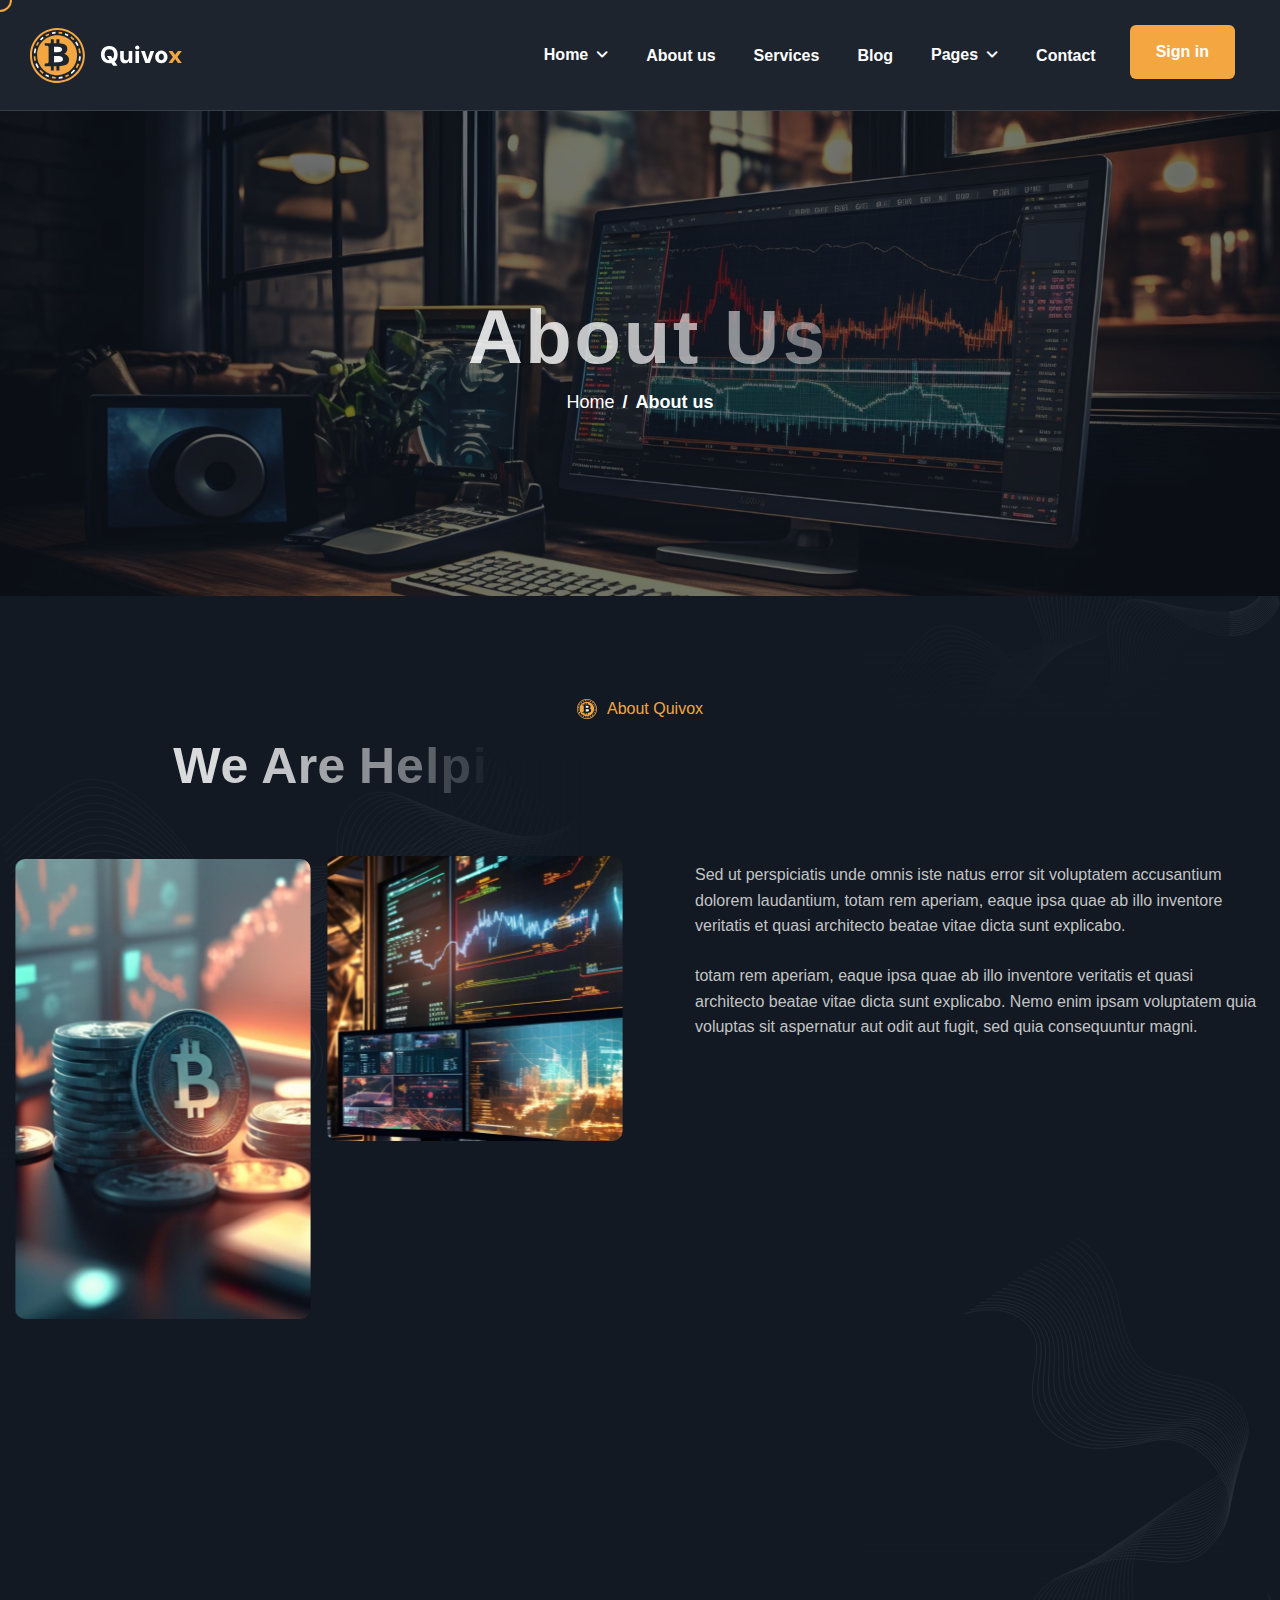
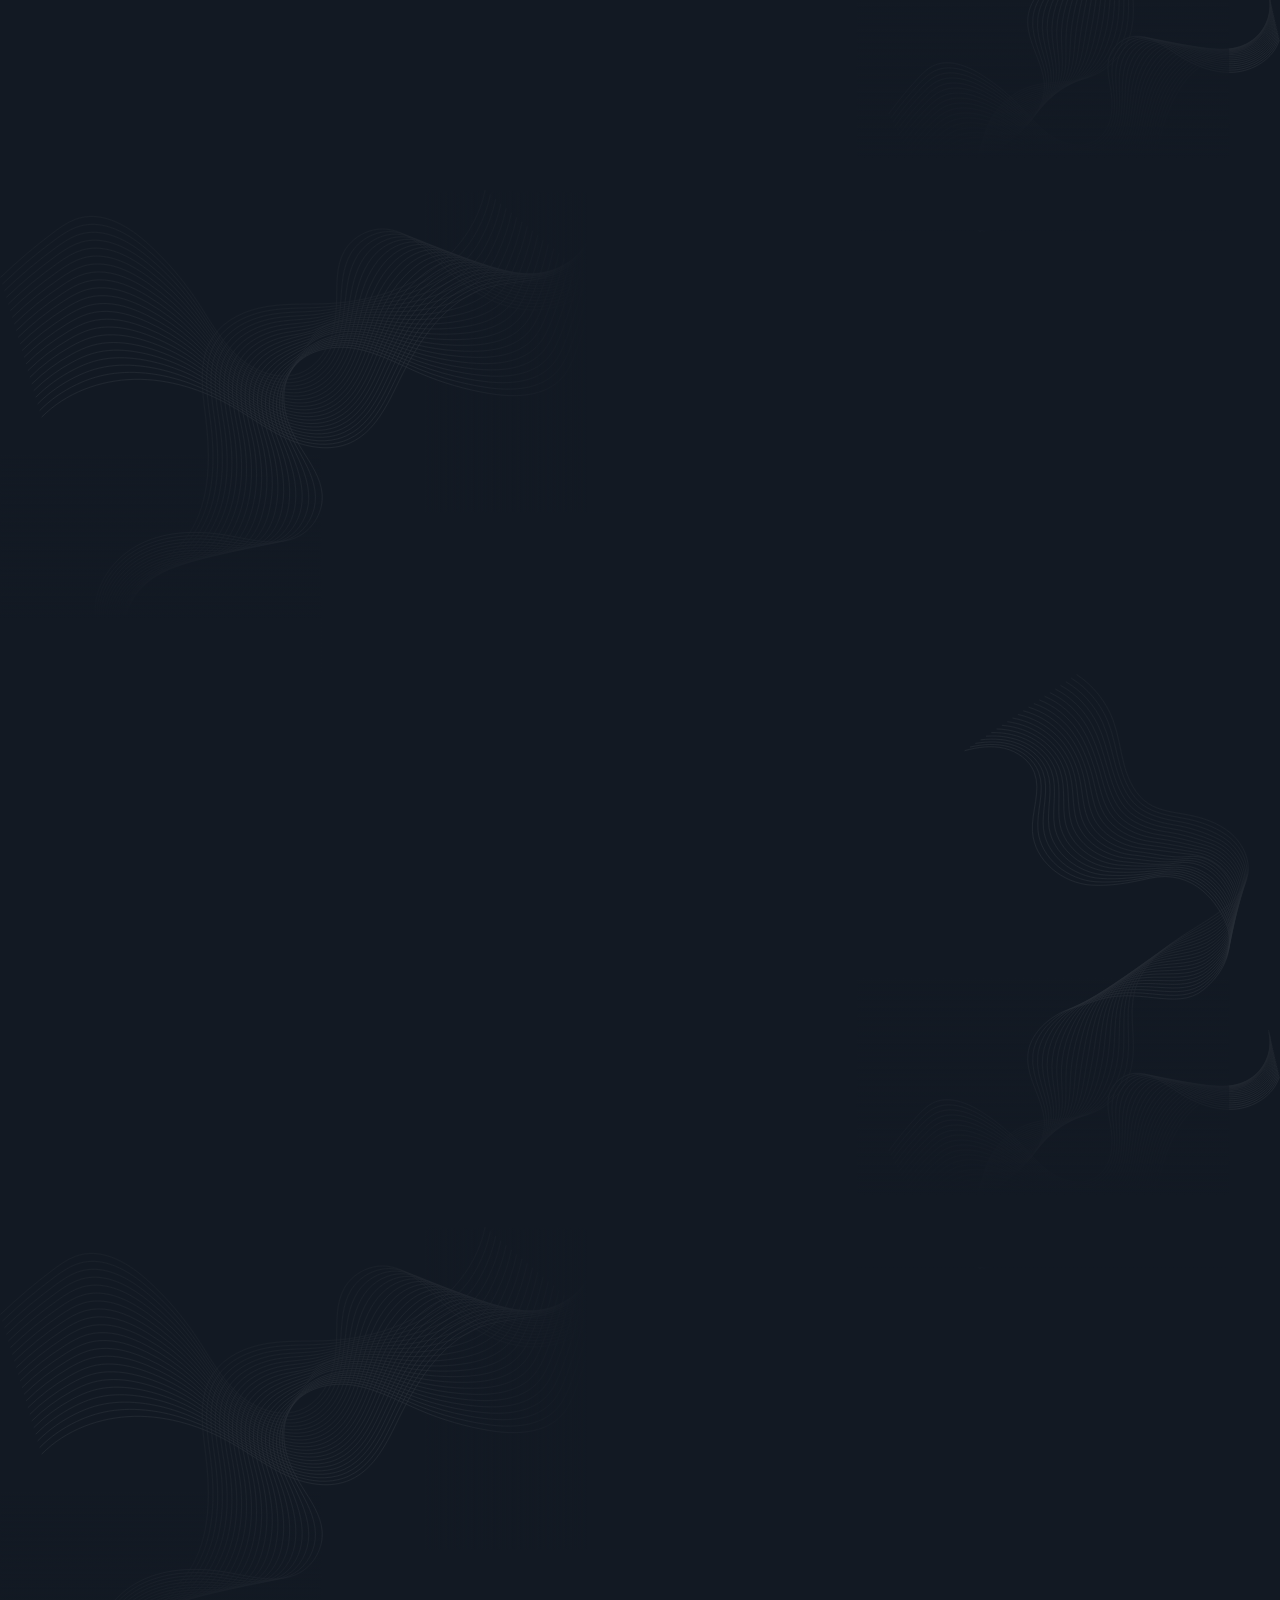
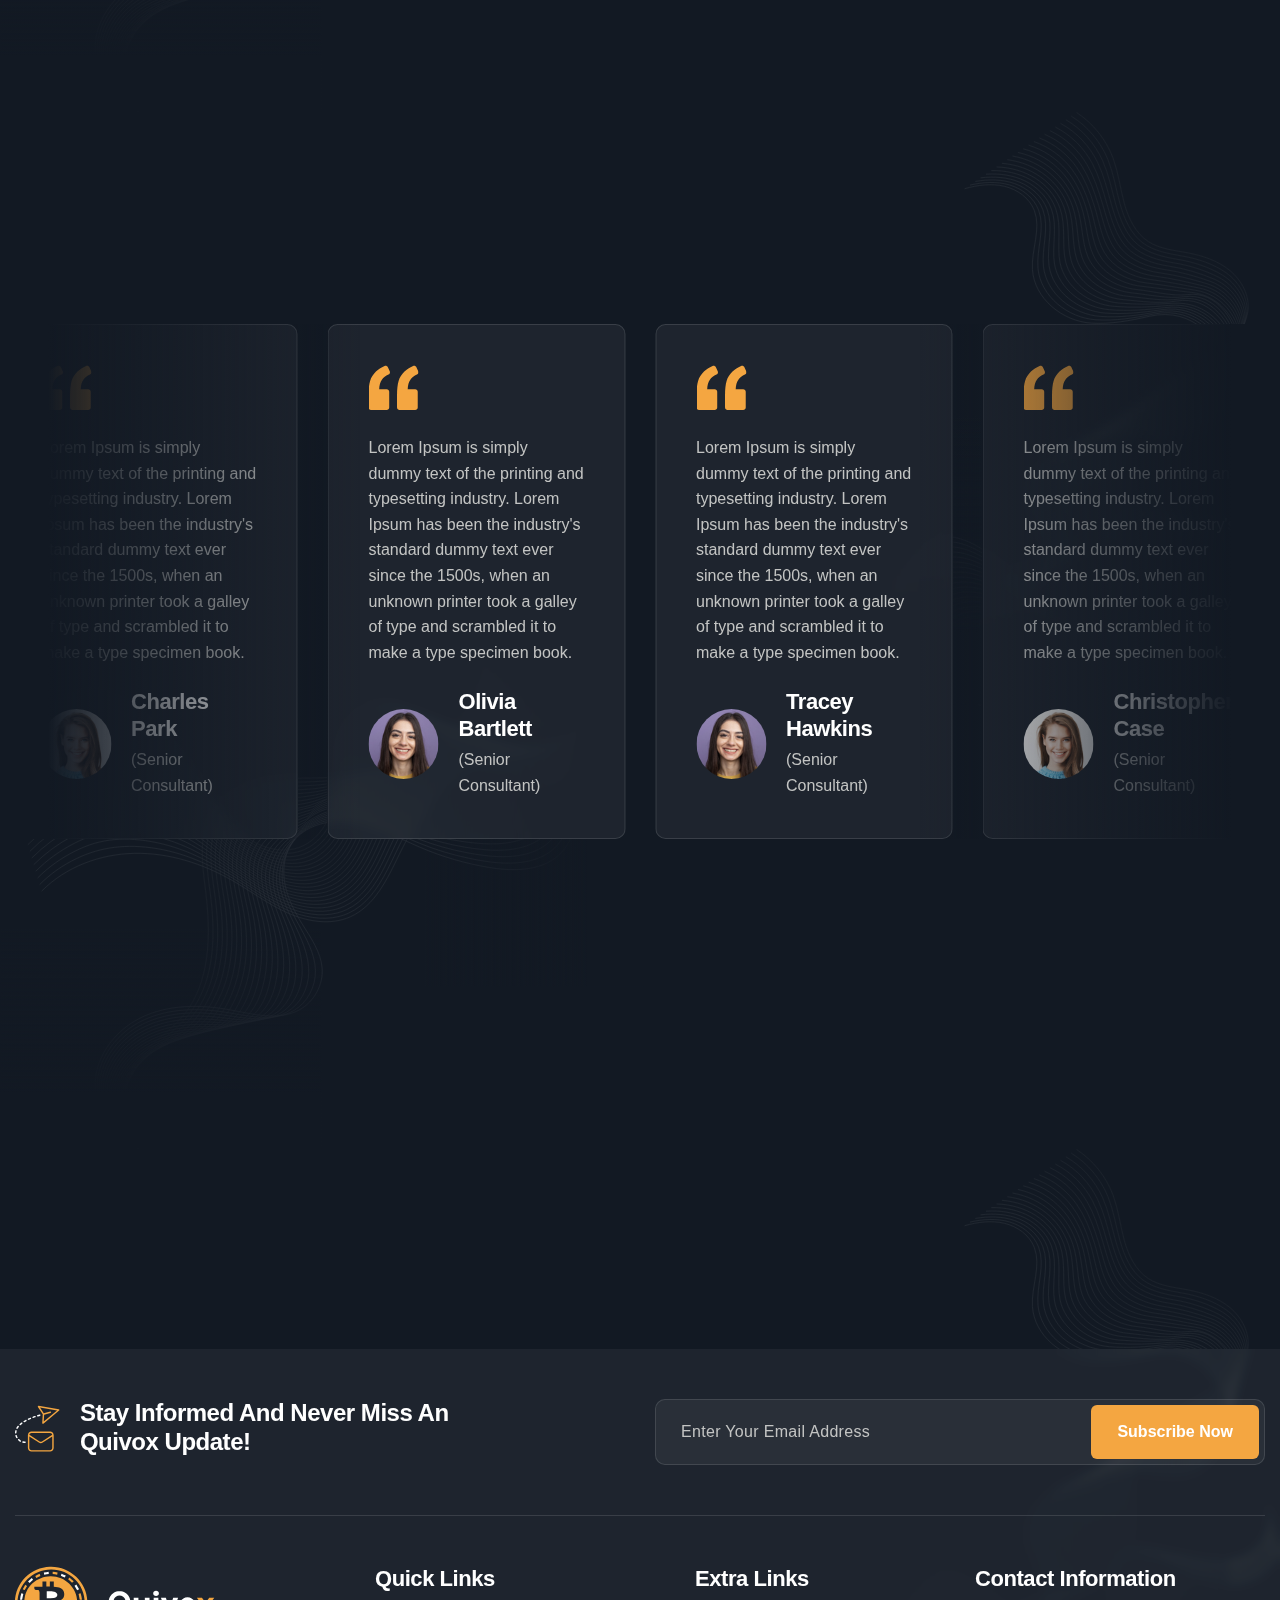
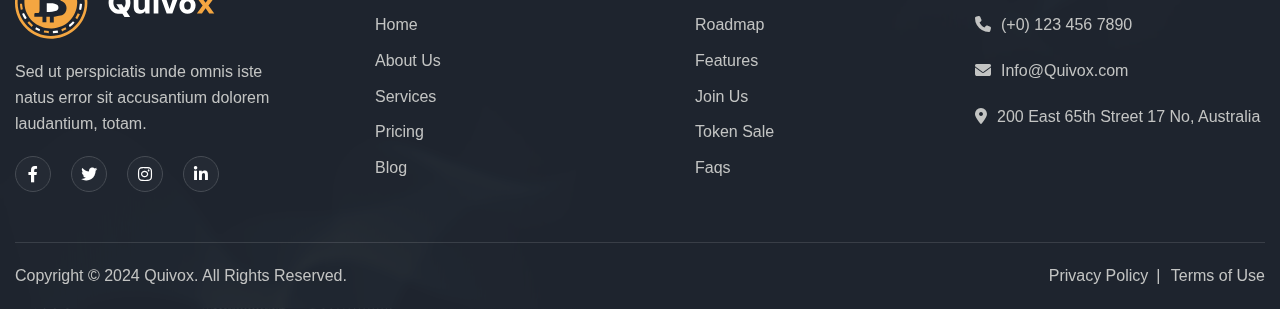
<file: html-preview/quivox/html/about.html>
﻿<!DOCTYPE html>
<html lang="zxx">
<head>
	<!-- Meta -->
	<meta charset="utf-8">
	<meta http-equiv="X-UA-Compatible" content="IE=edge">
	<meta name="viewport" content="width=device-width, initial-scale=1.0">
	<meta name="description" content="">
	<meta name="keywords" content="">
	<meta name="author" content="Awaiken">
	<!-- Page Title -->
	<title>Quivox - Bitcoin & Crypto Currency HTML Template</title>
	<!-- Favicon Icon -->
	<link rel="shortcut icon" type="image/x-icon" href="images/favicon.png">
	<!-- Google Fonts css-->
	<link rel="preconnect" href="https://fonts.googleapis.com">
	<link rel="preconnect" href="https://fonts.gstatic.com" crossorigin="">
	<link href="../../../css2?family=DM+Sans:opsz,wght@9..40,100..1000&display=swap" rel="stylesheet">
	<!-- Bootstrap css -->
	<link href="css/bootstrap.min.css" rel="stylesheet" media="screen">
	<!-- SlickNav css -->
	<link href="css/slicknav.min.css" rel="stylesheet">
	<!-- Swiper css -->
	<link rel="stylesheet" href="css/swiper-bundle.min.css">
	<!-- Font Awesome icon css-->
	<link href="css/all.min.css" rel="stylesheet" media="screen">
	<!-- Animated css -->
	<link href="css/animate.css" rel="stylesheet">
	<!-- Magnific css -->
	<link href="css/magnific-popup.css" rel="stylesheet">
	<!-- Main custom css -->
	<link href="css/custom.css" rel="stylesheet" media="screen">
	<!-- HTML5 shim and Respond.js for IE8 support of HTML5 elements and media queries -->
	<!-- WARNING: Respond.js doesn't work if you view the page via file:// -->
	<!--[if lt IE 9]>
      <script src="https://oss.maxcdn.com/html5shiv/3.7.2/html5shiv.min.js"></script>
      <script src="https://oss.maxcdn.com/respond/1.4.2/respond.min.js"></script>
    <![endif]-->
</head>

<body class="tt-magic-cursor">

	<!-- Preloader Start -->
	<div class="preloader">
		<div class="loading-container">
			<div class="loading"></div>
			<div id="loading-icon"><img src="images/loader.svg" alt=""></div>
		</div>
	</div>
	<!-- Preloader End -->

	<!-- Magic Cursor Start -->
	<div id="magic-cursor">
		<div id="ball"></div>
	</div>
	<!-- Magic Cursor End -->

	<!-- Header Start -->
	<header class="main-header">
		<div class="header-sticky">
			<nav class="navbar navbar-expand-lg">
				<div class="container">
					<!-- Logo Start -->
					<a class="navbar-brand" href="index.html">
						<img src="images/logo.svg" alt="Logo">
					</a>
					<!-- Logo End -->

					<!-- Main Menu start -->
					<div class="collapse navbar-collapse main-menu">
						<ul class="navbar-nav mr-auto" id="menu">
							<li class="nav-item submenu"><a class="nav-link" href="about.html">Home</a>
								<ul>
									<li class="nav-item"><a class="nav-link" href="about.html">Home - Image</a>
									<li class="nav-item"><a class="nav-link" href="index-video.html">Home - Video</a></li>
									<li class="nav-item"><a class="nav-link" href="index-slider.html">Home - Slider</a></li>
								</ul>
							</li>
							<li class="nav-item"><a class="nav-link" href="about.html">About us</a></li>
							<li class="nav-item"><a class="nav-link" href="services.html">Services</a></li>							
							<li class="nav-item"><a class="nav-link" href="blog.html">Blog</a></li>
							<li class="nav-item submenu"><a class="nav-link" href="#">Pages</a>
								<ul>
									<li class="nav-item"><a class="nav-link" href="blog-single.html">Blog Single</a></li>
									<li class="nav-item"><a class="nav-link" href="team.html">Our Team</a></li>
									<li class="nav-item"><a class="nav-link" href="faq.html">FAQs</a></li>
									<li class="nav-item"><a class="nav-link" href="404.html">404</a></li>
								</ul>
							</li>
							<li class="nav-item"><a class="nav-link" href="contact.html">Contact</a></li>
							<li class="nav-item highlighted-menu"><a class="nav-link" href="#">Sign in</a></li>
						</ul>
					</div>
					<!-- Main Menu End -->

					<div class="navbar-toggle"></div>
				</div>
			</nav>

			<div class="responsive-menu"></div>
		</div>
	</header>
	<!-- Header End -->

	<!-- Page Header Section Start -->
	<div class="page-header parallaxie">
		<div class="container">
			<div class="row">
				<div class="col-md-12">
					<!-- Subpage Header Box Start -->
					<div class="page-header-box">
						<h1 class="text-anime">About Us</h1>
						<nav class="wow fadeInUp" data-wow-delay="0.25s">
							<ol class="breadcrumb">
								<li class="breadcrumb-item"><a href="#">Home</a></li>
								<li class="breadcrumb-item active" aria-current="page">About us</li>
							</ol>
						</nav>
					</div>
					<!-- Subpage Header Box End -->
				</div>
			</div>
		</div>
	</div>
	<!-- Page Header Section End -->

	<!-- About us Page Section Start -->
	<div class="about-us-page">
		<div class="container">
			<div class="row">
				<div class="col-md-12">
					<!-- Section Title Start -->
					<div class="section-title">
						<h3 class="wow fadeInUp">About Quivox</h3>
						<h2 class="text-anime">We Are Helping People to Get a Success.</h2>
					</div>
					<!-- Section Title End -->
				</div>
			</div>

			<div class="row align-items-center">
				<div class="col-lg-6 col-12">
					<!-- About Images Start -->
					<div class="about-images">
						<div class="about-image">
							<figure class="image-anime reveal">
								<img src="images/about-us-1.jpg" alt="">
							</figure>
						</div>

						<div class="about-image">
							<figure class="image-anime reveal">
								<img src="images/about-us-2.jpg" alt="">
							</figure>

							<figure class="image-anime reveal">
								<img src="images/about-us-3.jpg" alt="">
							</figure>
						</div>
					</div>
					<!-- About Images End -->
				</div>

				<div class="col-lg-6 col-12">
					<!-- About Content Start -->
					<div class="about-content">
						<div class="about-body wow fadeInUp" data-wow-delay="0.25s">
							<p>Sed ut perspiciatis unde omnis iste natus error sit voluptatem accusantium dolorem laudantium, totam rem aperiam, eaque ipsa quae ab illo inventore veritatis et quasi architecto beatae vitae dicta sunt explicabo.</p>

							<p>totam rem aperiam, eaque ipsa quae ab illo inventore veritatis et quasi architecto beatae vitae dicta sunt explicabo. Nemo enim ipsam voluptatem quia voluptas sit aspernatur aut odit aut fugit, sed quia consequuntur magni.</p>
						</div>

						<div class="about-list-item wow fadeInUp" data-wow-delay="0.5s">
							<ul>
								<li>Designed for everyone</li>
								<li>Trade as you go</li>
								<li>All the tools you want</li>
								<li>Automatic conversion</li>
								<li>Multiple asset classes</li>
								<li>Simple to manage</li>
								<li>Scan. Convert. Pay.</li>
								<li>Quick to set up</li>
							</ul>
						</div>

						<div class="about-footer wow fadeInUp" data-wow-delay="0.75s">
							<div class="about-info-item">
								<h3><strong><span>10</span>+</strong> Years of Experience</h3>
							</div>
						</div>
					</div>
					<!-- About Content End -->
				</div>
			</div>
		</div>
	</div>
	<!-- About us Page Section End -->

	<!-- Our Benefits Section Start -->
	<div class="our-benefits">
		<div class="container">
			<div class="row">
				<div class="col-md-12">
					<!-- Section Title Start -->
					<div class="section-title">
						<h3 class="wow fadeInUp">Our Benefits</h3>
						<h2 class="text-anime">Benefits of Using Our Solution</h2>
					</div>
					<!-- Section Title End -->
				</div>
			</div>

			<div class="row">
				<div class="col-md-3">
					<!-- Our Benefits Item Start -->
					<div class="our-benefits-item wow fadeInUp" data-wow-delay="0.25s">
						<div class="icon-box">
							<img src="images/icon-our-benefits-1.svg" alt="">
						</div>

						<h3>Real Time Update</h3>
						<p>Sed ut perspiciatis unde omnis iste natus error sit voluptatem</p>
					</div>
					<!-- Our Benefits Item End -->
				</div>

				<div class="col-md-3">
					<!-- Our Benefits Item Start -->
					<div class="our-benefits-item wow fadeInUp" data-wow-delay="0.5s">
						<div class="icon-box">
							<img src="images/icon-our-benefits-2.svg" alt="">
						</div>

						<h3>Cloud Based</h3>
						<p>Sed ut perspiciatis unde omnis iste natus error sit voluptatem</p>
					</div>
					<!-- Our Benefits Item End -->
				</div>

				<div class="col-md-3">
					<!-- Our Benefits Item Start -->
					<div class="our-benefits-item wow fadeInUp" data-wow-delay="0.75s">
						<div class="icon-box">
							<img src="images/icon-our-benefits-3.svg" alt="">
						</div>

						<h3>No Transaction Fees</h3>
						<p>Sed ut perspiciatis unde omnis iste natus error sit voluptatem</p>
					</div>
					<!-- Our Benefits Item End -->
				</div>

				<div class="col-md-3">
					<!-- Our Benefits Item Start -->
					<div class="our-benefits-item wow fadeInUp" data-wow-delay="1.0s">
						<div class="icon-box">
							<img src="images/icon-our-benefits-4.svg" alt="">
						</div>

						<h3>Instant Operations</h3>
						<p>Sed ut perspiciatis unde omnis iste natus error sit voluptatem</p>
					</div>
					<!-- Our Benefits Item End -->
				</div>
			</div>
		</div>
	</div>
	<!-- Our Benefits Section End -->

	<!-- Counter Section Start -->
	<div class="counter-section">
		<div class="container">
			<div class="row">
				<div class="col-md-3 col-6">
					<!-- Counter Item Start -->
					<div class="counter-item wow fadeInUp" data-wow-delay="0.25s">
						<h3>$<span class="counter">77.45</span>B</h3>
						<p>Market Cap</p>
					</div>
					<!-- Counter Item End -->
				</div>

				<div class="col-md-3 col-6">
					<!-- Counter Item Start -->
					<div class="counter-item wow fadeInUp" data-wow-delay="0.5s">
						<h3><span class="counter">165</span>k</h3>
						<p>Daily Transactions</p>
					</div>
					<!-- Counter Item End -->
				</div>

				<div class="col-md-3 col-6">
					<!-- Counter Item Start -->
					<div class="counter-item wow fadeInUp" data-wow-delay="0.75s">
						<h3><span class="counter">1726</span></h3>
						<p>Active Account</p>
					</div>
					<!-- Counter Item End -->
				</div>

				<div class="col-md-3 col-6">
					<!-- Counter Item Start -->
					<div class="counter-item wow fadeInUp" data-wow-delay="1.0s">
						<h3><span class="counter">10</span>+</h3>
						<p>Years on the Market</p>
					</div>
					<!-- Counter Item End -->
				</div>
			</div>
		</div>
	</div>
	<!-- Counter Section End -->

	<!-- Our Team Section Start -->
	<div class="our-team">
		<div class="container">
			<div class="row">
				<div class="col-md-12">
					<!-- Section Title Start -->
					<div class="section-title">
						<h3 class="wow fadeInUp">Our Team</h3>
						<h2 class="text-anime">Our Crypto Exchange Experts</h2>
					</div>
					<!-- Section Title End -->
				</div>
			</div>

			<div class="row">
				<div class="col-lg-3 col-md-6">
					<!-- Team Item Start -->
					<div class="team-item wow fadeInUp" data-wow-delay="0.25s">
						<div class="team-image-links">
							<!-- Team Image Start -->
							<div class="team-image">
								<figure>
									<img src="images/team-1.png" alt="">
								</figure>
							</div>
							<!-- Team Image End -->

							<!-- Team Social Links Start -->
							<div class="team-social-links">
								<ul>
									<li><a href="#"><i class="fa-brands fa-facebook-f"></i></a></li>
									<li><a href="#"><i class="fa-brands fa-twitter"></i></a></li>
									<li><a href="#"><i class="fa-brands fa-instagram"></i></a></li>
									<li><a href="#"><i class="fa-brands fa-linkedin-in"></i></a></li>
								</ul>
							</div>
							<!-- Team Social Links End -->
						</div>

						<!-- Team Info Start -->
						<div class="team-info">
							<h3>John Doe</h3>
							<p>(Founder & CEO)</p>
						</div>
						<!-- Team Info End -->
					</div>
					<!-- Team Item End -->
				</div>

				<div class="col-lg-3 col-md-6">
					<!-- Team Item Start -->
					<div class="team-item wow fadeInUp" data-wow-delay="0.5s">
						<div class="team-image-links">
							<!-- Team Image Start -->
							<div class="team-image">
								<figure>
									<img src="images/team-2.png" alt="">
								</figure>
							</div>
							<!-- Team Image End -->

							<!-- Team Social Links Start -->
							<div class="team-social-links">
								<ul>
									<li><a href="#"><i class="fa-brands fa-facebook-f"></i></a></li>
									<li><a href="#"><i class="fa-brands fa-twitter"></i></a></li>
									<li><a href="#"><i class="fa-brands fa-instagram"></i></a></li>
									<li><a href="#"><i class="fa-brands fa-linkedin-in"></i></a></li>
								</ul>
							</div>
							<!-- Team Social Links End -->
						</div>

						<!-- Team Info Start -->
						<div class="team-info">
							<h3>Marco Verratti</h3>
							<p>(Senior Consultant)</p>
						</div>
						<!-- Team Info End -->
					</div>
					<!-- Team Item End -->
				</div>

				<div class="col-lg-3 col-md-6">
					<!-- Team Item Start -->
					<div class="team-item wow fadeInUp" data-wow-delay="0.75s">
						<div class="team-image-links">
							<!-- Team Image Start -->
							<div class="team-image">
								<figure>
									<img src="images/team-3.png" alt="">
								</figure>
							</div>
							<!-- Team Image End -->

							<!-- Team Social Links Start -->
							<div class="team-social-links">
								<ul>
									<li><a href="#"><i class="fa-brands fa-facebook-f"></i></a></li>
									<li><a href="#"><i class="fa-brands fa-twitter"></i></a></li>
									<li><a href="#"><i class="fa-brands fa-instagram"></i></a></li>
									<li><a href="#"><i class="fa-brands fa-linkedin-in"></i></a></li>
								</ul>
							</div>
							<!-- Team Social Links End -->
						</div>

						<!-- Team Info Start -->
						<div class="team-info">
							<h3>Arita Banson</h3>
							<p>(Creative Manager)</p>
						</div>
						<!-- Team Info End -->
					</div>
					<!-- Team Item End -->
				</div>

				<div class="col-lg-3 col-md-6">
					<!-- Team Item Start -->
					<div class="team-item wow fadeInUp" data-wow-delay="1.0s">
						<div class="team-image-links">
							<!-- Team Image Start -->
							<div class="team-image">
								<figure>
									<img src="images/team-4.png" alt="">
								</figure>
							</div>
							<!-- Team Image End -->

							<!-- Team Social Links Start -->
							<div class="team-social-links">
								<ul>
									<li><a href="#"><i class="fa-brands fa-facebook-f"></i></a></li>
									<li><a href="#"><i class="fa-brands fa-twitter"></i></a></li>
									<li><a href="#"><i class="fa-brands fa-instagram"></i></a></li>
									<li><a href="#"><i class="fa-brands fa-linkedin-in"></i></a></li>
								</ul>
							</div>
							<!-- Team Social Links End -->
						</div>

						<!-- Team Info Start -->
						<div class="team-info">
							<h3>Banson Doe</h3>
							<p>(Senior Consultant)</p>
						</div>
						<!-- Team Info End -->
					</div>
					<!-- Team Item End -->
				</div>
			</div>
		</div>
	</div>
	<!-- Our Team Section End -->

	<!-- Our Vision Mission Start -->
	<div class="our-vision-mission">
		<div class="container">
			<div class="row">
				<div class="col-md-6">
					<!-- Visoin Mission Item Start -->
					<div class="vision-mission-item wow fadeInUp" data-wow-delay="0.5s">
						<div class="vision-mission-header">
							<div class="icon-box">
								<img src="images/icon-mission.svg" alt="">
							</div>
							<h3>Our Mission</h3>
						</div>

						<div class="vision-mission-body">
							<p>Lorem Ipsum is simply dummy text of the printing and typesetting industry. Lorem Ipsum has been the industry's standard dummy text ever since the 1500s, when an unknown printer took a galley of type and scrambled it to make a type specimen book. It has survived not only five centuries, but also the leap into electronic typesetting.</p>
						</div>
					</div>
					<!-- Visoin Mission Item End -->
				</div>

				<div class="col-md-6">
					<!-- Visoin Mission Item Start -->
					<div class="vision-mission-item wow fadeInUp" data-wow-delay="0.75s">
						<div class="vision-mission-header">
							<div class="icon-box">
								<img src="images/icon-vision.svg" alt="">
							</div>
							<h3>Our Vision</h3>
						</div>

						<div class="vision-mission-body">
							<p>Lorem Ipsum is simply dummy text of the printing and typesetting industry. Lorem Ipsum has been the industry's standard dummy text ever since the 1500s, when an unknown printer took a galley of type and scrambled it to make a type specimen book. It has survived not only five centuries, but also the leap into electronic typesetting.</p>
						</div>
					</div>
					<!-- Visoin Mission Item End -->
				</div>
			</div>
		</div>
	</div>
	<!-- Our Vision Mission End -->

	<!-- Testimonial Section Start -->
	<div class="testimonials">
		<div class="container-fluid">
			<div class="row no-gap">
				<div class="col-md-12">
					<!-- Section Title Start -->
					<div class="section-title">
						<h3 class="wow fadeInUp">Client Review</h3>
						<h2 class="text-anime">Client Testimonials</h2>
					</div>
					<!-- Section Title End -->
				</div>
			</div>

			<div class="row no-gap">
				<div class="col-md-12">
					<!-- Testimonial Carousel Start -->
					<div class="testimonial-carousel">
						<div class="swiper">
							<div class="swiper-wrapper">
								<div class="swiper-slide">
									<!-- Testimonial Item Start -->
									<div class="testimonial-item">
										<div class="testimonial-body">
											<p>Lorem Ipsum is simply dummy text of the printing and typesetting industry. Lorem Ipsum has been the industry's standard dummy text ever since the 1500s, when an unknown printer took a galley of type and scrambled it to make a type specimen book.</p>
										</div>

										<div class="testimonial-header">
											<div class="author-image">
												<img src="images/author-1.jpg" alt="">
											</div>

											<div class="author-info">
												<h3>Alison Banson</h3>
												<p>(Senior Consultant)</p>
											</div>
										</div>
									</div>
									<!-- Testimonial Item End -->
								</div>

								<div class="swiper-slide">
									<!-- Testimonial Item Start -->
									<div class="testimonial-item">
										<div class="testimonial-body">
											<p>Lorem Ipsum is simply dummy text of the printing and typesetting industry. Lorem Ipsum has been the industry's standard dummy text ever since the 1500s, when an unknown printer took a galley of type and scrambled it to make a type specimen book.</p>
										</div>

										<div class="testimonial-header">
											<div class="author-image">
												<img src="images/author-2.jpg" alt="">
											</div>

											<div class="author-info">
												<h3>Charles Park</h3>
												<p>(Senior Consultant)</p>
											</div>
										</div>
									</div>
									<!-- Testimonial Item End -->
								</div>

								<div class="swiper-slide">
									<!-- Testimonial Item Start -->
									<div class="testimonial-item">
										<div class="testimonial-body">
											<p>Lorem Ipsum is simply dummy text of the printing and typesetting industry. Lorem Ipsum has been the industry's standard dummy text ever since the 1500s, when an unknown printer took a galley of type and scrambled it to make a type specimen book.</p>
										</div>

										<div class="testimonial-header">
											<div class="author-image">
												<img src="images/author-3.jpg" alt="">
											</div>

											<div class="author-info">
												<h3>Olivia Bartlett</h3>
												<p>(Senior Consultant)</p>
											</div>
										</div>
									</div>
									<!-- Testimonial Item End -->
								</div>

								<div class="swiper-slide">
									<!-- Testimonial Item Start -->
									<div class="testimonial-item">
										<div class="testimonial-body">
											<p>Lorem Ipsum is simply dummy text of the printing and typesetting industry. Lorem Ipsum has been the industry's standard dummy text ever since the 1500s, when an unknown printer took a galley of type and scrambled it to make a type specimen book.</p>
										</div>

										<div class="testimonial-header">
											<div class="author-image">
												<img src="images/author-3.jpg" alt="">
											</div>

											<div class="author-info">
												<h3>Tracey Hawkins</h3>
												<p>(Senior Consultant)</p>
											</div>
										</div>
									</div>
									<!-- Testimonial Item End -->
								</div>

								<div class="swiper-slide">
									<!-- Testimonial Item Start -->
									<div class="testimonial-item">
										<div class="testimonial-body">
											<p>Lorem Ipsum is simply dummy text of the printing and typesetting industry. Lorem Ipsum has been the industry's standard dummy text ever since the 1500s, when an unknown printer took a galley of type and scrambled it to make a type specimen book.</p>
										</div>

										<div class="testimonial-header">
											<div class="author-image">
												<img src="images/author-2.jpg" alt="">
											</div>

											<div class="author-info">
												<h3>Christopher Case</h3>
												<p>(Senior Consultant)</p>
											</div>
										</div>
									</div>
									<!-- Testimonial Item End -->
								</div>

								<div class="swiper-slide">
									<!-- Testimonial Item Start -->
									<div class="testimonial-item">
										<div class="testimonial-body">
											<p>Lorem Ipsum is simply dummy text of the printing and typesetting industry. Lorem Ipsum has been the industry's standard dummy text ever since the 1500s, when an unknown printer took a galley of type and scrambled it to make a type specimen book.</p>
										</div>

										<div class="testimonial-header">
											<div class="author-image">
												<img src="images/author-2.jpg" alt="">
											</div>

											<div class="author-info">
												<h3>Edward Johns</h3>
												<p>(Senior Consultant)</p>
											</div>
										</div>
									</div>
									<!-- Testimonial Item End -->
								</div>
							</div>	
						</div>
					</div>
					<!-- Testimonial Carousel End -->
				</div>
			</div>
		</div>
	</div>
	<!-- Testimonial Section End -->

	<!-- Exclusive Partners Section Start -->
	<div class="about-exclusive-partners">
		<div class="container">
			<div class="row">
				<div class="col-md-12">
					<!-- Section Title Start -->
					<div class="section-title">
						<h3 class="wow fadeInUp">Executive Partners</h3>
						<h2 class="text-anime">100+ Partners & Supporters</h2>
					</div>
					<!-- Section Title End -->
				</div>
			</div>

			<div class="row">
				<div class="col-md-12">
					<!-- Partners Logos Start -->
					<div class="partners-logos wow fadeInUp" data-wow-delay="0.5s">
						<!-- Partner Item Start -->
						<div class="partner-item">
							<img src="images/icon-executive-partners-1.svg" alt="">
						</div>
						<!-- Partner Item End -->

						<!-- Partner Item Start -->
						<div class="partner-item">
							<img src="images/icon-executive-partners-2.svg" alt="">
						</div>
						<!-- Partner Item End -->

						<!-- Partner Item Start -->
						<div class="partner-item">
							<img src="images/icon-executive-partners-3.svg" alt="">
						</div>
						<!-- Partner Item End -->

						<!-- Partner Item Start -->
						<div class="partner-item">
							<img src="images/icon-executive-partners-4.svg" alt="">
						</div>
						<!-- Partner Item End -->

						<!-- Partner Item Start -->
						<div class="partner-item">
							<img src="images/icon-executive-partners-5.svg" alt="">
						</div>
						<!-- Partner Item End -->

						<!-- Partner Item Start -->
						<div class="partner-item">
							<img src="images/icon-executive-partners-1.svg" alt="">
						</div>
						<!-- Partner Item End -->

						<!-- Partner Item Start -->
						<div class="partner-item">
							<img src="images/icon-executive-partners-2.svg" alt="">
						</div>
						<!-- Partner Item End -->

						<!-- Partner Item Start -->
						<div class="partner-item">
							<img src="images/icon-executive-partners-3.svg" alt="">
						</div>
						<!-- Partner Item End -->

						<!-- Partner Item Start -->
						<div class="partner-item">
							<img src="images/icon-executive-partners-4.svg" alt="">
						</div>
						<!-- Partner Item End -->
					</div>
					<!-- Partners Logos End -->
				</div>
			</div>
		</div>
	</div>
	<!-- Exclusive Partners Section End -->

	<!-- Footer Start -->
	<footer class="main-footer">
		<div class="container">
			<div class="row">
				<div class="col-md-12">
					<!-- Footer Newsletters Start -->
					<div class="footer-newsletters">
						<div class="row">
							<div class="col-lg-6">
								<!-- Newsletter Title Start -->
								<div class="newsletter-title">
									<div class="icon-box">
										<img src="images/icon-stay-info.svg" alt="">
									</div>

									<h2>Stay Informed And Never Miss An Quivox Update!</h2>
								</div>
								<!-- Newsletter Title End -->
							</div>

							<div class="col-lg-6">
								<!-- Newsletter Form Start -->
								<div class="newsletter-form">
									<form id="newsletter_form" action="#" data-toggle="validator">
										<div class="row no-gap align-items-center">
											<div class="form-group col-md-8">
												<input type="email" name="email" class="form-control" id="news_email" placeholder="Enter Your Email Address" required="">
												<div class="help-block with-errors"></div>
											</div>										
			
											<div class="col-md-4 text-end">
												<button type="submit" class="btn-default disabled">Subscribe Now</button>
												<div id="news_letter_Submit" class="h3 text-left hidden"></div>
											</div>
										</div>
									</form>
								</div>
								<!-- Newsletter Form End -->
							</div>
						</div>
					</div>
					<!-- Footer Newsletters End -->
				</div>
			</div>

			<div class="row">
				<div class="col-md-12">
					<!-- Mega Footer Start -->
					<div class="mega-footer">
						<div class="row">
							<div class="col-lg-3 col-12">
								<!-- Footer About Start -->
								<div class="footer-about">
									<!-- Footer Logo Start -->
									<div class="footer-logo">
										<img src="images/footer-logo.svg" alt="">
									</div>
									<!-- Footer Logo End -->

									<!-- Footer About Content Start -->
									<div class="footer-about-content">
										<p>Sed ut perspiciatis unde omnis iste natus error sit accusantium dolorem laudantium, totam.</p>
									</div>
									<!-- Footer About Content End -->

									<!-- Footer Social Links Start -->
									<div class="footer-social-links">
										<ul>
											<li><a href="#"><i class="fa-brands fa-facebook-f"></i></a></li>
											<li><a href="#"><i class="fa-brands fa-twitter"></i></a></li>
											<li><a href="#"><i class="fa-brands fa-instagram"></i></a></li>
											<li><a href="#"><i class="fa-brands fa-linkedin-in"></i></a></li>
										</ul>
									</div>
									<!-- Footer Social Links End -->
								</div>
								<!-- Footer About End -->
							</div>

							<div class="col-lg-3 col-md-4">
								<!-- Footer Links Start -->
								<div class="footer-links">
									<!-- Footer Title Start -->
									<div class="footer-title">
										<h3>Quick Links</h3>
									</div>
									<!-- Footer Title End -->
									
									<div class="footer-menu">
										<ul>
											<li><a href="#">Home</a></li>
											<li><a href="#">About Us</a></li>
											<li><a href="#">Services</a></li>
											<li><a href="#">Pricing</a></li>
											<li><a href="#">Blog</a></li>
										</ul>
									</div>
								</div>
								<!-- Footer Links End -->
							</div>

							<div class="col-lg-3 col-md-4">
								<!-- Footer Links Start -->
								<div class="footer-links">
									<!-- Footer Title Start  -->
									<div class="footer-title">
										<h3>Extra Links</h3>
									</div>
									<!-- Footer Title End -->
									
									<div class="footer-menu">
										<ul>
											<li><a href="#">Roadmap</a></li>
											<li><a href="#">Features</a></li>
											<li><a href="#">Join Us</a></li>
											<li><a href="#">Token Sale</a></li>
											<li><a href="#">Faqs</a></li>
										</ul>
									</div>
								</div>
								<!-- Footer Links End -->
							</div>

							<div class="col-lg-3 col-md-4">
								<!-- Footer Contact information Start -->
								<div class="footer-contact-information">
									<!-- Footer Title Start -->
									<div class="footer-title">
										<h3>Contact Information</h3>
									</div>
									<!-- Footer Title End -->

									<div class="footer-contact-info">
										<!-- Footer Contact info Item Start -->
										<div class="footer-contact-info-item">
											<div class="icon-box">
												<i class="fa-solid fa-phone"></i>
											</div>

											<p>(+0) 123 456 7890</p>
										</div>
										<!-- Footer Contact info Item End -->

										<!-- Footer Contact info Item Start -->
										<div class="footer-contact-info-item">
											<div class="icon-box">
												<i class="fa-solid fa-envelope"></i>
											</div>

											<p>Info@Quivox.com</p>
										</div>
										<!-- Footer Contact info Item End -->

										<!-- Footer Contact info Item Start -->
										<div class="footer-contact-info-item">
											<div class="icon-box">
												<i class="fa-solid fa-location-dot"></i>
											</div>

											<p>200 East 65th Street 17 No, Australia</p>
										</div>
										<!-- Footer Contact info Item End -->
									</div>
								</div>
								<!-- Footer Contact information End -->
							</div>
						</div>
					</div>
					<!-- Mega Footer End -->
				</div>
			</div>

			<div class="row">
				<div class="col-md-12">
					<!-- Copyright Footer Start -->
					<div class="footer-copyrights">
						<div class="row align-items-center">
							<div class="col-md-6">
								<!-- Copyright Content Start -->
								<div class="footer-copyright">
									<p>Copyright &copy; 2024 Quivox. All Rights Reserved.</p>
								</div>
								<!-- Copyright Content End -->
							</div>

							<div class="col-md-6">
								<!-- Footer Policy Menu Start -->
								<div class="footer-policy-menu">
									<ul>
										<li><a href="#">Privacy Policy</a></li>
										<li><a href="#">Terms of Use</a></li>
									</ul>
								</div>
								<!-- Footer Policy Menu End -->
							</div>
						</div>
					</div>
					<!-- Copyright Footer End -->
				</div>
			</div>
		</div>
	</footer>
	<!-- Footer End -->

	<!-- Jquery Library File -->
	<script src="js/jquery-3.7.1.min.js"></script>
	<!-- Bootstrap js file -->
	<script src="js/bootstrap.min.js"></script>
	<!-- Validator js file -->
	<script src="js/validator.min.js"></script>
	<!-- SlickNav js file -->
	<script src="js/jquery.slicknav.js"></script>
	<!-- Swiper js file -->
	<script src="js/swiper-bundle.min.js"></script>
	<!-- Counter js file -->
	<script src="js/jquery.waypoints.min.js"></script>
	<script src="js/jquery.counterup.min.js"></script>
	<!-- Magnific js file -->
	<script src="js/jquery.magnific-popup.min.js"></script>
	<!-- SmoothScroll -->
	<script src="js/SmoothScroll.js"></script>
	<!-- Parallax js -->
	<script src="js/parallaxie.js"></script>
	<!-- MagicCursor js file -->
	<script src="js/gsap.min.js"></script>
	<script src="js/magiccursor.js"></script>
	<!-- Text Effect js file -->
	<script src="js/splitType.js"></script>
	<script src="js/ScrollTrigger.min.js"></script>
	<!-- YTPlayer js file -->
	<script src="js/jquery.mb.YTPlayer.min.js"></script>
	<!-- Wow js file -->
	<script src="js/wow.js"></script>
	<!-- Main Custom js file -->
	<script src="js/function.js"></script>
</body>
</html>
</file>
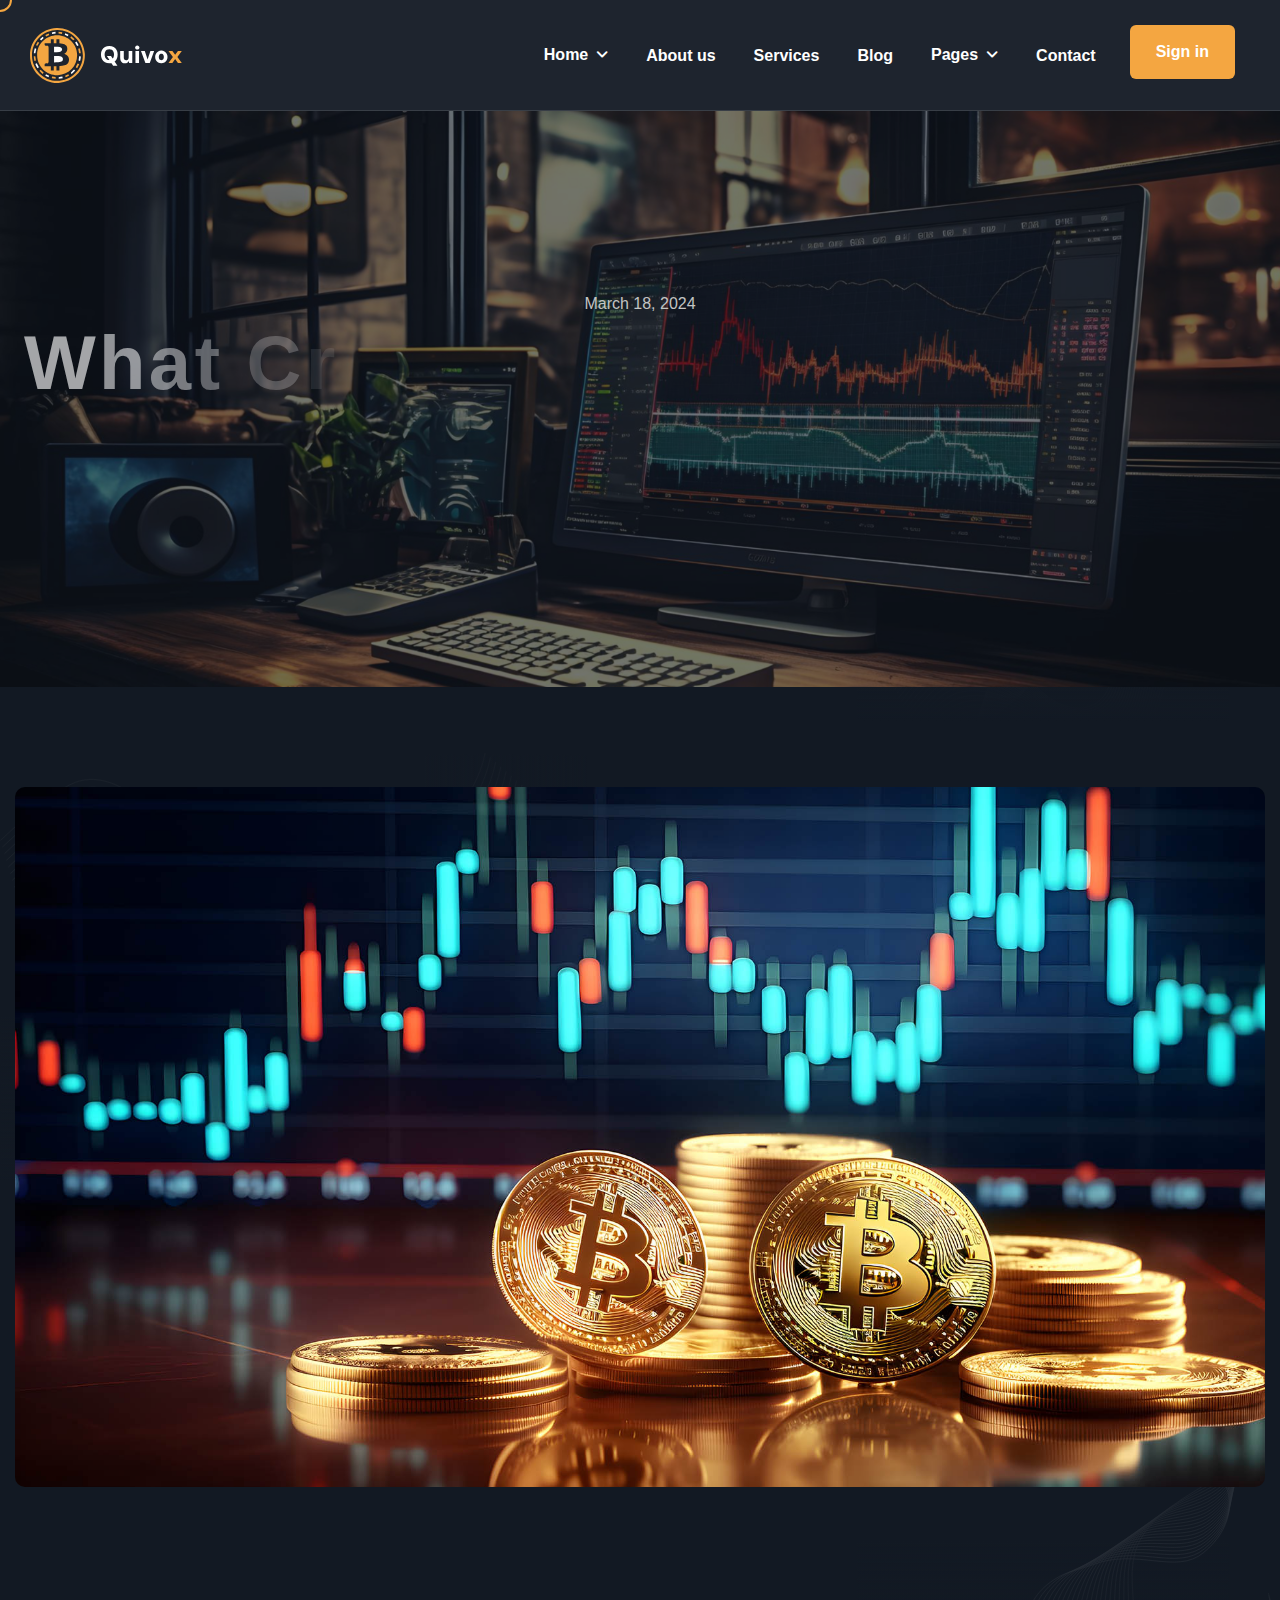
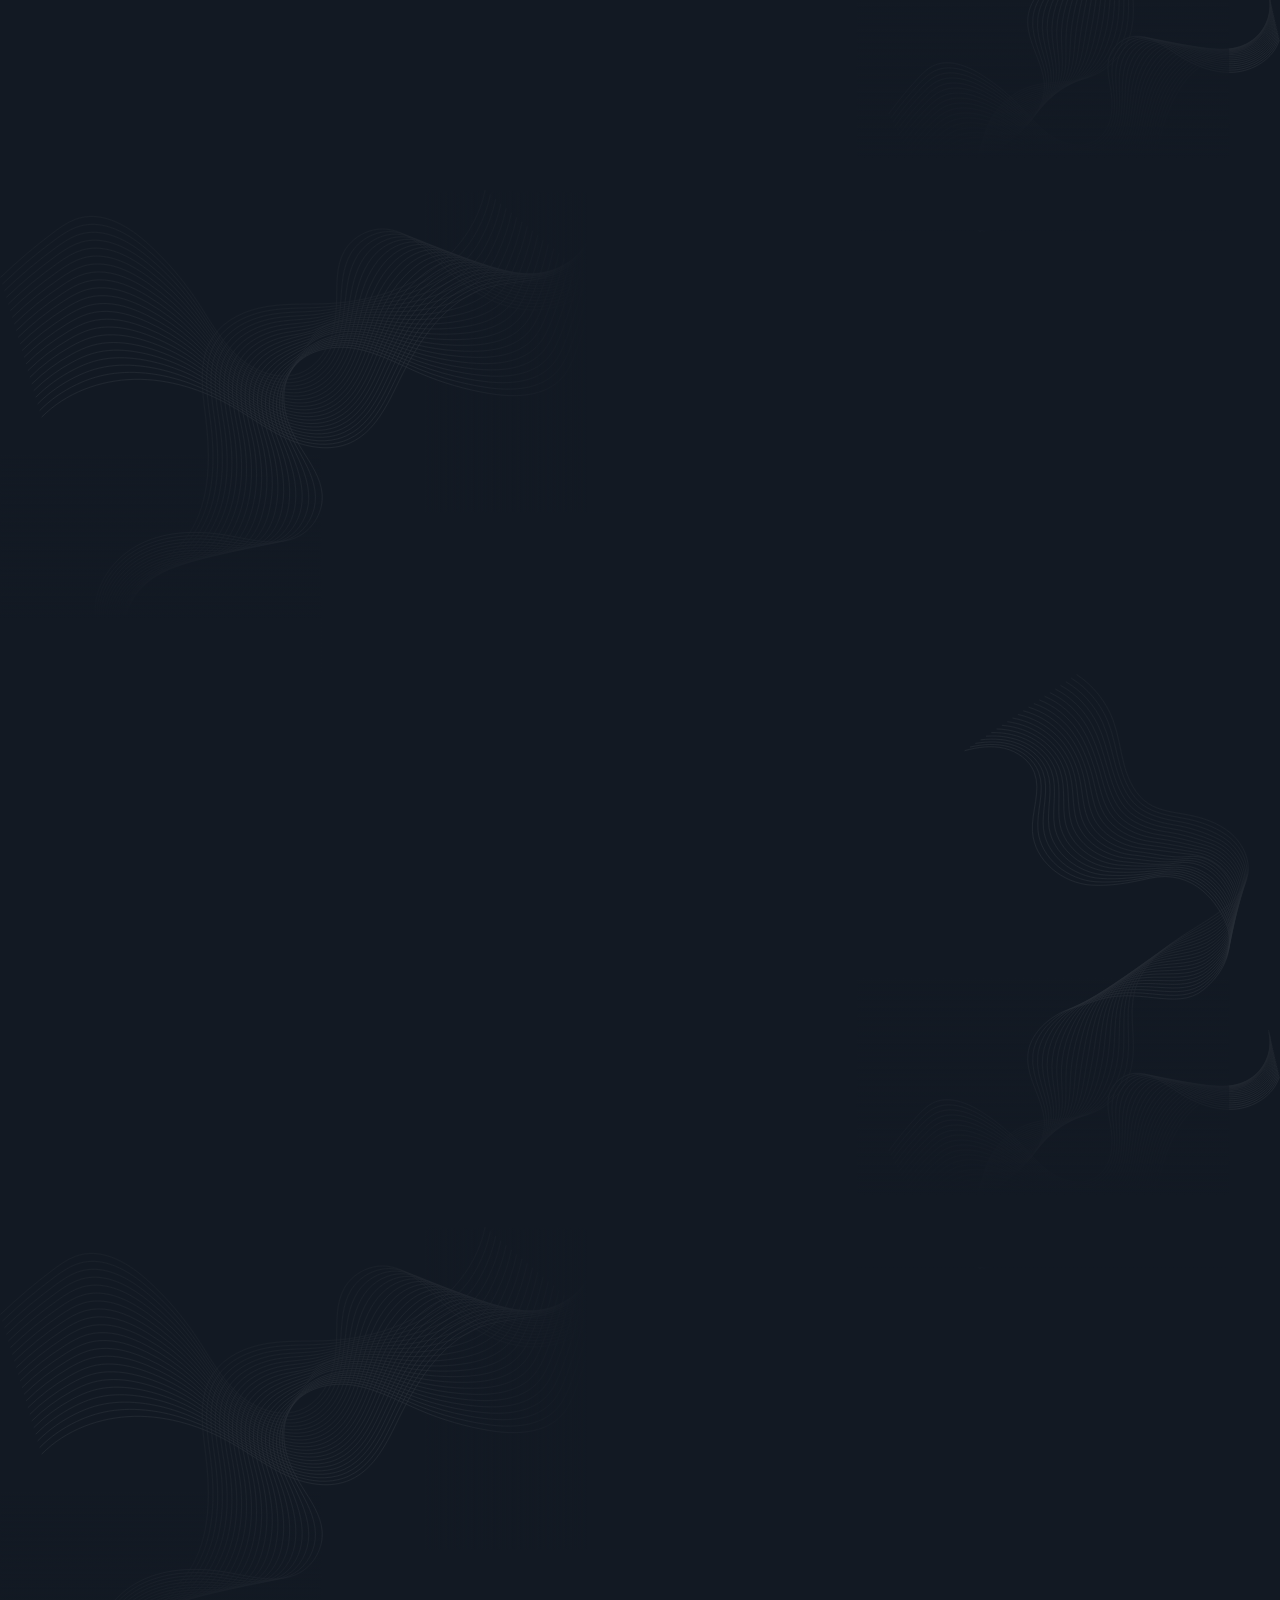
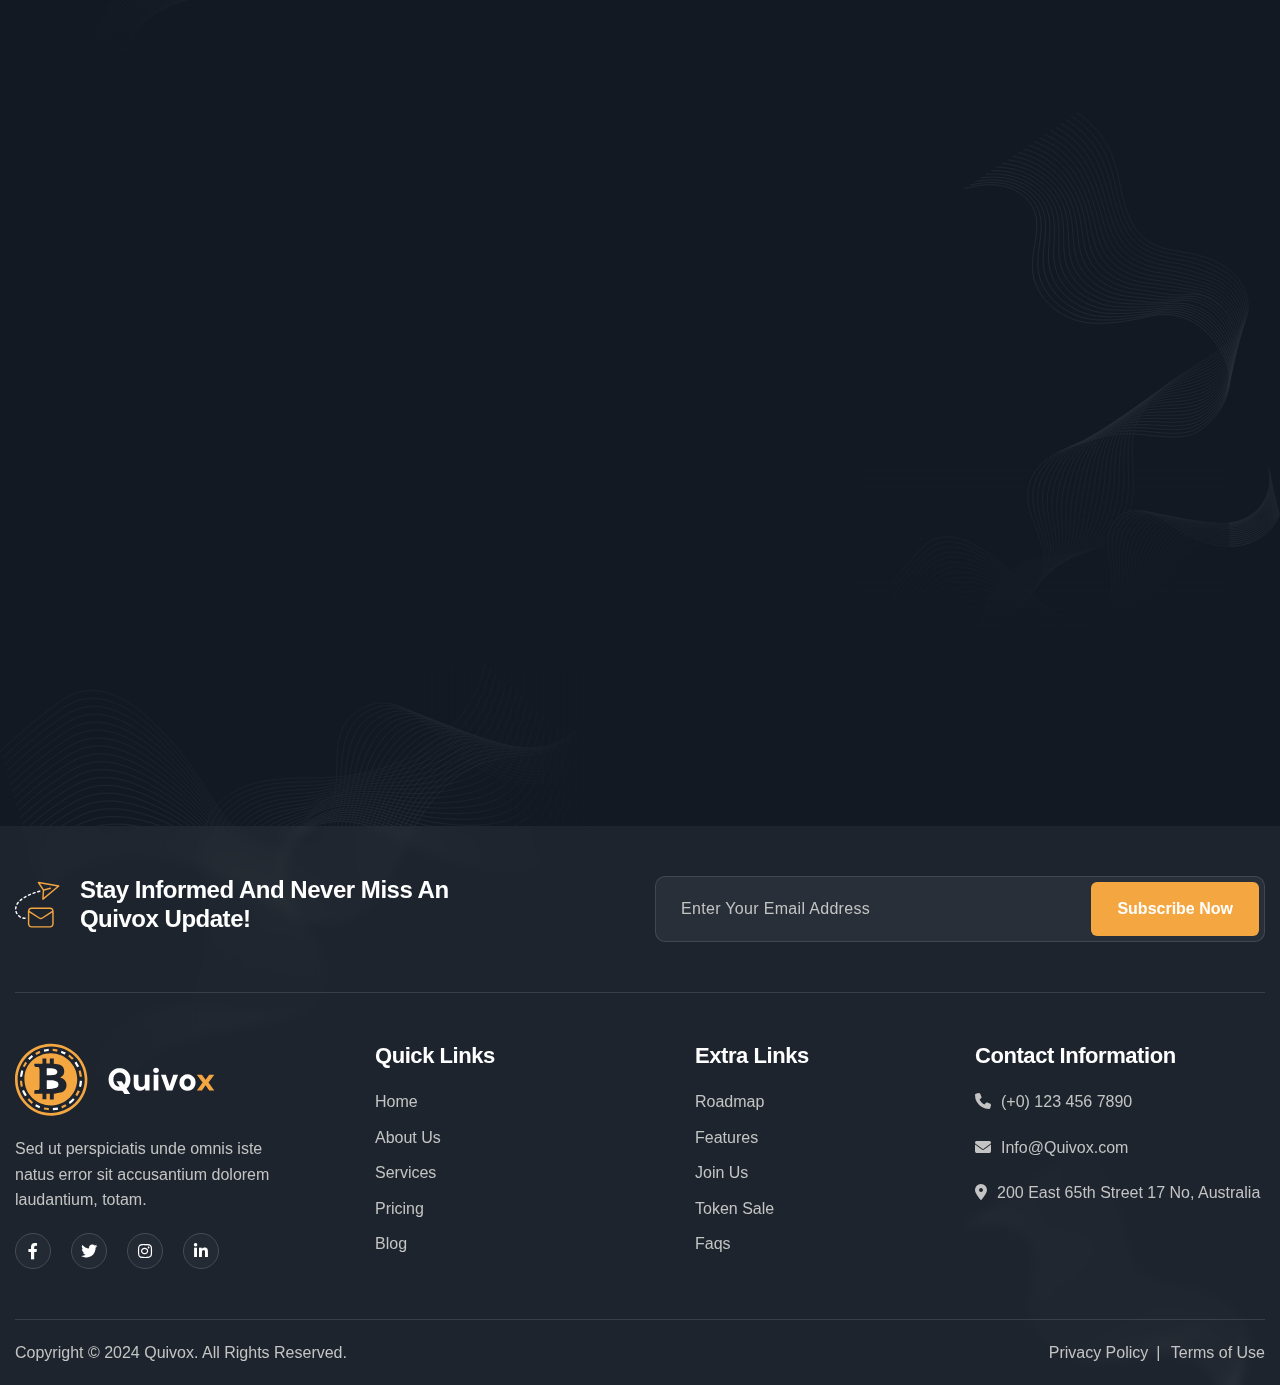
<file: html-preview/quivox/html/blog-single.html>
﻿<!DOCTYPE html>
<html lang="zxx">
<head>
	<!-- Meta -->
	<meta charset="utf-8">
	<meta http-equiv="X-UA-Compatible" content="IE=edge">
	<meta name="viewport" content="width=device-width, initial-scale=1.0">
	<meta name="description" content="">
	<meta name="keywords" content="">
	<meta name="author" content="Awaiken">
	<!-- Page Title -->
	<title>Quivox - Bitcoin & Crypto Currency HTML Template</title>
	<!-- Favicon Icon -->
	<link rel="shortcut icon" type="image/x-icon" href="images/favicon.png">
	<!-- Google Fonts css-->
	<link rel="preconnect" href="https://fonts.googleapis.com">
	<link rel="preconnect" href="https://fonts.gstatic.com" crossorigin="">
	<link href="../../../css2?family=DM+Sans:opsz,wght@9..40,100..1000&display=swap" rel="stylesheet">
	<!-- Bootstrap css -->
	<link href="css/bootstrap.min.css" rel="stylesheet" media="screen">
	<!-- SlickNav css -->
	<link href="css/slicknav.min.css" rel="stylesheet">
	<!-- Swiper css -->
	<link rel="stylesheet" href="css/swiper-bundle.min.css">
	<!-- Font Awesome icon css-->
	<link href="css/all.min.css" rel="stylesheet" media="screen">
	<!-- Animated css -->
	<link href="css/animate.css" rel="stylesheet">
	<!-- Magnific css -->
	<link href="css/magnific-popup.css" rel="stylesheet">
	<!-- Main custom css -->
	<link href="css/custom.css" rel="stylesheet" media="screen">
	<!-- HTML5 shim and Respond.js for IE8 support of HTML5 elements and media queries -->
	<!-- WARNING: Respond.js doesn't work if you view the page via file:// -->
	<!--[if lt IE 9]>
      <script src="https://oss.maxcdn.com/html5shiv/3.7.2/html5shiv.min.js"></script>
      <script src="https://oss.maxcdn.com/respond/1.4.2/respond.min.js"></script>
    <![endif]-->
</head>

<body class="tt-magic-cursor">

	<!-- Preloader Start -->
	<div class="preloader">
		<div class="loading-container">
			<div class="loading"></div>
			<div id="loading-icon"><img src="images/loader.svg" alt=""></div>
		</div>
	</div>
	<!-- Preloader End -->

	<!-- Magic Cursor Start -->
	<div id="magic-cursor">
		<div id="ball"></div>
	</div>
	<!-- Magic Cursor End -->

	<!-- Header Start -->
	<header class="main-header">
		<div class="header-sticky">
			<nav class="navbar navbar-expand-lg">
				<div class="container">
					<!-- Logo Start -->
					<a class="navbar-brand" href="index.html">
						<img src="images/logo.svg" alt="Logo">
					</a>
					<!-- Logo End -->

					<!-- Main Menu start -->
					<div class="collapse navbar-collapse main-menu">
						<ul class="navbar-nav mr-auto" id="menu">
							<li class="nav-item submenu"><a class="nav-link" href="blog-single.html">Home</a>
								<ul>
									<li class="nav-item"><a class="nav-link" href="blog-single.html">Home - Image</a>
									<li class="nav-item"><a class="nav-link" href="index-video.html">Home - Video</a></li>
									<li class="nav-item"><a class="nav-link" href="index-slider.html">Home - Slider</a></li>
								</ul>
							</li>
							<li class="nav-item"><a class="nav-link" href="about.html">About us</a></li>
							<li class="nav-item"><a class="nav-link" href="services.html">Services</a></li>
							<li class="nav-item"><a class="nav-link" href="blog.html">Blog</a></li>
							<li class="nav-item submenu"><a class="nav-link" href="#">Pages</a>
								<ul>
									<li class="nav-item"><a class="nav-link" href="blog-single.html">Blog Single</a></li>
									<li class="nav-item"><a class="nav-link" href="team.html">Our Team</a></li>
									<li class="nav-item"><a class="nav-link" href="faq.html">FAQs</a></li>
									<li class="nav-item"><a class="nav-link" href="404.html">404</a></li>
								</ul>
							</li>
							<li class="nav-item"><a class="nav-link" href="contact.html">Contact</a></li>
							<li class="nav-item highlighted-menu"><a class="nav-link" href="#">Sign in</a></li>
						</ul>
					</div>
					<!-- Main Menu End -->

					<div class="navbar-toggle"></div>
				</div>
			</nav>

			<div class="responsive-menu"></div>
		</div>
	</header>
	<!-- Header End -->

	<!-- Page Header Section Start -->
	<div class="page-header parallaxie">
		<div class="container">
			<div class="row">
				<div class="col-md-12">
					<!-- Subpage Header Box Start -->
					<div class="page-header-box">
						<div class="post-meta wow fadeInUp" data-wow-delay="0.25s">
							<ul>
								<li><a href="#">March 18, 2024</a></li>
							</ul>
						</div>
						<h1 class="text-anime">What Cryptocurrency Is The Best For Your Business?</h1>
					</div>
					<!-- Subpage Header Box End -->
				</div>
			</div>
		</div>
	</div>
	<!-- Page Header Section End -->

	<!-- Blog Single Page Start -->
	<div class="blog-single-page">
		<div class="container">
			<div class="row">
				<div class="col-12">
					<!-- Post Content Start -->
					<div class="post-content">
						<!-- Post Featured Image Start -->
						<div class="post-featured-image wow fadeInUp" data-wow-delay="0.25s">
							<figure class="image-anime">
								<img src="images/post-4.jpg" alt="">
							</figure>
						</div>
						<!-- Post Featured Image End -->

						<!-- Post Entry Start -->
						<div class="post-entry wow fadeInUp" data-wow-delay="0.5s">
							<p>Choosing the best cryptocurrency for your business depends on various factors, including your business model, goals, and risk tolerance. Here are some popular cryptocurrencies and how they might fit different business needs:</p>

							<h2>1. Bitcoin (BTC):</h2>
							
							<ul>
								<li>Liquidity: Bitcoin is the most widely accepted cryptocurrency and has high liquidity.</li>
								<li>Store of Value: Often considered digital gold, Bitcoin can be a hedge against inflation and store of value.</li>
								<li>Payment Method: Many businesses accept Bitcoin payments, making it suitable for retail and e-commerce.</li>
							</ul>

							<h2>2. Ethereum (ETH):</h2>
							
							<ul>
								<li>Smart Contracts: Ethereum's blockchain supports smart contracts, enabling automated and trustless agreements.</li>
								<li>Decentralized Finance (DeFi): Ethereum is the foundation for many DeFi applications, offering opportunities for businesses in lending, borrowing, and decentralized exchanges.</li>
								<li>Tokenization: Ethereum allows businesses to tokenize assets, creating new forms of value representation.</li>
							</ul>

							<h2>3. Ripple (XRP):</h2>
							
							<ul>
								<li>Fast Transactions: Ripple offers fast and low-cost cross-border transactions, making it suitable for businesses involved in international payments.</li>
								<li>Bank Integration: Ripple has partnerships with several financial institutions, facilitating its adoption for businesses in the banking and finance sectors.</li>
							</ul>
							
							<blockquote>
								<p>There are many variations of passages of Lorem Ipsum available, but the majority have suffered alteration in some form, by injected humour, or randomised words which don't look even slightly believable. If you are going to use a passage of Lorem Ipsum, you need to be sure there isn't anything embarrassing hidden in the middle of text. All the Lorem Ipsum generators on the Internet tend to repeat predefined chunks as necessary, making this the first true generator on the Internet.</p>
							</blockquote>

							<h2>Security and Risks:</h2>
							<p>While Bitcoin offers many advantages, it's essential to be aware of the security risks involved. Since transactions are irreversible and pseudonymous, there is a risk of fraud, theft, and hacking. It's crucial to take measures to secure your bitcoins, such as using reputable wallets, employing strong passwords, and enabling two-factor authentication.</p>

							<h2>Regulation and Adoption:</h2>

							<p>The regulatory environment surrounding Bitcoin varies from country to country. Some governments have embraced it as a legitimate form of currency or asset, while others have imposed restrictions or outright bans. Despite regulatory challenges, Bitcoin has gained significant adoption worldwide, with an increasing number of businesses accepting it as a form of payment.</p>

							<h2>Conclusion:</h2>
							
							<p>Bitcoin has the potential to reshape the financial landscape, offering a decentralized alternative to traditional banking systems. Whether you're interested in investing in Bitcoin, exploring its technological innovations, or simply learning more about its impact on society, understanding the fundamentals is the first step. As Bitcoin continues to evolve, staying informed and aware of its opportunities and risks is key to navigating this exciting new frontier of finance.</p>

							<!-- Post Tags Start -->
							<div class="post-tags">
								Tags :
								<a href="#" class="active">Cryptocurrency</a>
								<a href="#">Trading</a>
								<a href="#">Market</a>
							</div>
							<!-- Post Tags End -->
						</div>
						<!-- Post Entry End -->
					</div>
					<!-- Post Content End -->
				</div>
			</div>
		</div>
	</div>
	<!-- Blog Single Page End -->

	<!-- Latest Posts Section Start -->
	<div class="latest-posts">
		<div class="container">
			<div class="row">
				<div class="col-md-12">
					<!-- Section Title Start -->
					<div class="section-title">
						<h3 class="wow fadeInUp">Blog & Articles</h3>
						<h2 class="text-anime">Our Latest News</h2>
					</div>
					<!-- Section Title End -->
				</div>
			</div>

			<div class="row">
				<div class="col-lg-4">
					<!-- Post Item Start -->
					<div class="post-item wow fadeInUp" data-wow-delay="0.25s">
						<!-- Post Featured Image Start -->
						<div class="post-featured-image">
							<figure>
								<img src="images/post-1.jpg" alt="">
							</figure>

							<div class="post-hover-button">
								<a href="blog-single.html" class="btn-default">Read More</a>
							</div>
						</div>
						<!-- Post Featured Image End -->

						<!-- Post Body Start -->
						<div class="post-body">
							<div class="post-meta">
								<ul>
									<li>March 18, 2024</li>
								</ul>
							</div>

							<h2><a href="blog-single.html">Why A Cryptocurrency Dip is An Opportunity</a></h2>
						</div>
						<!-- Post Body End -->
					</div>
					<!-- Post Item End -->
				</div>

				<div class="col-lg-4">
					<!-- Post Item Start -->
					<div class="post-item wow fadeInUp" data-wow-delay="0.5s">
						<!-- Post Featured Image Start -->
						<div class="post-featured-image">
							<figure>
								<img src="images/post-2.jpg" alt="">
							</figure>

							<div class="post-hover-button">
								<a href="blog-single.html" class="btn-default">Read More</a>
							</div>
						</div>
						<!-- Post Featured Image End -->

						<!-- Post Body Start -->
						<div class="post-body">
							<div class="post-meta">
								<ul>
									<li>March 18, 2024</li>
								</ul>
							</div>

							<h2><a href="blog-single.html">The 4 Most Important Cryptocurrency Trends</a></h2>
						</div>
						<!-- Post Body End -->
					</div>
					<!-- Post Item End -->
				</div>

				<div class="col-lg-4">
					<!-- Post Item Start -->
					<div class="post-item wow fadeInUp" data-wow-delay="0.75s">
						<!-- Post Featured Image Start -->
						<div class="post-featured-image">
							<figure>
								<img src="images/post-3.jpg" alt="">
							</figure>

							<div class="post-hover-button">
								<a href="blog-single.html" class="btn-default">Read More</a>
							</div>
						</div>
						<!-- Post Featured Image End -->

						<!-- Post Body Start -->
						<div class="post-body">
							<div class="post-meta">
								<ul>
									<li>March 18, 2024</li>
								</ul>
							</div>

							<h2><a href="blog-single.html">Top 10 Cryptos You Can Mine</a></h2>
						</div>
						<!-- Post Body End -->
					</div>
					<!-- Post Item End -->
				</div>
			</div>
		</div>
	</div>
	<!-- Latest Posts Section End -->

	<!-- Footer Start -->
	<footer class="main-footer">
		<div class="container">
			<div class="row">
				<div class="col-md-12">
					<!-- Footer Newsletters Start -->
					<div class="footer-newsletters">
						<div class="row">
							<div class="col-lg-6">
								<!-- Newsletter Title Start -->
								<div class="newsletter-title">
									<div class="icon-box">
										<img src="images/icon-stay-info.svg" alt="">
									</div>

									<h2>Stay Informed And Never Miss An Quivox Update!</h2>
								</div>
								<!-- Newsletter Title End -->
							</div>

							<div class="col-lg-6">
								<!-- Newsletter Form Start -->
								<div class="newsletter-form">
									<form id="newsletter_form" action="#" data-toggle="validator">
										<div class="row no-gap align-items-center">
											<div class="form-group col-md-8">
												<input type="email" name="email" class="form-control" id="news_email" placeholder="Enter Your Email Address" required="">
												<div class="help-block with-errors"></div>
											</div>										
			
											<div class="col-md-4 text-end">
												<button type="submit" class="btn-default disabled">Subscribe Now</button>
												<div id="news_letter_Submit" class="h3 text-left hidden"></div>
											</div>
										</div>
									</form>
								</div>
								<!-- Newsletter Form End -->
							</div>
						</div>
					</div>
					<!-- Footer Newsletters End -->
				</div>
			</div>

			<div class="row">
				<div class="col-md-12">
					<!-- Mega Footer Start -->
					<div class="mega-footer">
						<div class="row">
							<div class="col-lg-3 col-12">
								<!-- Footer About Start -->
								<div class="footer-about">
									<!-- Footer Logo Start -->
									<div class="footer-logo">
										<img src="images/footer-logo.svg" alt="">
									</div>
									<!-- Footer Logo End -->

									<!-- Footer About Content Start -->
									<div class="footer-about-content">
										<p>Sed ut perspiciatis unde omnis iste natus error sit accusantium dolorem laudantium, totam.</p>
									</div>
									<!-- Footer About Content End -->

									<!-- Footer Social Links Start -->
									<div class="footer-social-links">
										<ul>
											<li><a href="#"><i class="fa-brands fa-facebook-f"></i></a></li>
											<li><a href="#"><i class="fa-brands fa-twitter"></i></a></li>
											<li><a href="#"><i class="fa-brands fa-instagram"></i></a></li>
											<li><a href="#"><i class="fa-brands fa-linkedin-in"></i></a></li>
										</ul>
									</div>
									<!-- Footer Social Links End -->
								</div>
								<!-- Footer About End -->
							</div>

							<div class="col-lg-3 col-md-4">
								<!-- Footer Links Start -->
								<div class="footer-links">
									<!-- Footer Title Start -->
									<div class="footer-title">
										<h3>Quick Links</h3>
									</div>
									<!-- Footer Title End -->
									
									<div class="footer-menu">
										<ul>
											<li><a href="#">Home</a></li>
											<li><a href="#">About Us</a></li>
											<li><a href="#">Services</a></li>
											<li><a href="#">Pricing</a></li>
											<li><a href="#">Blog</a></li>
										</ul>
									</div>
								</div>
								<!-- Footer Links End -->
							</div>

							<div class="col-lg-3 col-md-4">
								<!-- Footer Links Start -->
								<div class="footer-links">
									<!-- Footer Title Start  -->
									<div class="footer-title">
										<h3>Extra Links</h3>
									</div>
									<!-- Footer Title End -->
									
									<div class="footer-menu">
										<ul>
											<li><a href="#">Roadmap</a></li>
											<li><a href="#">Features</a></li>
											<li><a href="#">Join Us</a></li>
											<li><a href="#">Token Sale</a></li>
											<li><a href="#">Faqs</a></li>
										</ul>
									</div>
								</div>
								<!-- Footer Links End -->
							</div>

							<div class="col-lg-3 col-md-4">
								<!-- Footer Contact information Start -->
								<div class="footer-contact-information">
									<!-- Footer Title Start -->
									<div class="footer-title">
										<h3>Contact Information</h3>
									</div>
									<!-- Footer Title End -->

									<div class="footer-contact-info">
										<!-- Footer Contact info Item Start -->
										<div class="footer-contact-info-item">
											<div class="icon-box">
												<i class="fa-solid fa-phone"></i>
											</div>

											<p>(+0) 123 456 7890</p>
										</div>
										<!-- Footer Contact info Item End -->

										<!-- Footer Contact info Item Start -->
										<div class="footer-contact-info-item">
											<div class="icon-box">
												<i class="fa-solid fa-envelope"></i>
											</div>

											<p>Info@Quivox.com</p>
										</div>
										<!-- Footer Contact info Item End -->

										<!-- Footer Contact info Item Start -->
										<div class="footer-contact-info-item">
											<div class="icon-box">
												<i class="fa-solid fa-location-dot"></i>
											</div>

											<p>200 East 65th Street 17 No, Australia</p>
										</div>
										<!-- Footer Contact info Item End -->
									</div>
								</div>
								<!-- Footer Contact information End -->
							</div>
						</div>
					</div>
					<!-- Mega Footer End -->
				</div>
			</div>

			<div class="row">
				<div class="col-md-12">
					<!-- Copyright Footer Start -->
					<div class="footer-copyrights">
						<div class="row align-items-center">
							<div class="col-md-6">
								<!-- Copyright Content Start -->
								<div class="footer-copyright">
									<p>Copyright &copy; 2024 Quivox. All Rights Reserved.</p>
								</div>
								<!-- Copyright Content End -->
							</div>

							<div class="col-md-6">
								<!-- Footer Policy Menu Start -->
								<div class="footer-policy-menu">
									<ul>
										<li><a href="#">Privacy Policy</a></li>
										<li><a href="#">Terms of Use</a></li>
									</ul>
								</div>
								<!-- Footer Policy Menu End -->
							</div>
						</div>
					</div>
					<!-- Copyright Footer End -->
				</div>
			</div>
		</div>
	</footer>
	<!-- Footer End -->

	<!-- Jquery Library File -->
	<script src="js/jquery-3.7.1.min.js"></script>
	<!-- Bootstrap js file -->
	<script src="js/bootstrap.min.js"></script>
	<!-- Validator js file -->
	<script src="js/validator.min.js"></script>
	<!-- SlickNav js file -->
	<script src="js/jquery.slicknav.js"></script>
	<!-- Swiper js file -->
	<script src="js/swiper-bundle.min.js"></script>
	<!-- Counter js file -->
	<script src="js/jquery.waypoints.min.js"></script>
	<script src="js/jquery.counterup.min.js"></script>
	<!-- Magnific js file -->
	<script src="js/jquery.magnific-popup.min.js"></script>
	<!-- SmoothScroll -->
	<script src="js/SmoothScroll.js"></script>
	<!-- Parallax js -->
	<script src="js/parallaxie.js"></script>
	<!-- MagicCursor js file -->
	<script src="js/gsap.min.js"></script>
	<script src="js/magiccursor.js"></script>
	<!-- Text Effect js file -->
	<script src="js/splitType.js"></script>
	<script src="js/ScrollTrigger.min.js"></script>
	<!-- YTPlayer js file -->
	<script src="js/jquery.mb.YTPlayer.min.js"></script>
	<!-- Wow js file -->
	<script src="js/wow.js"></script>
	<!-- Main Custom js file -->
	<script src="js/function.js"></script>
</body>
</html>
</file>
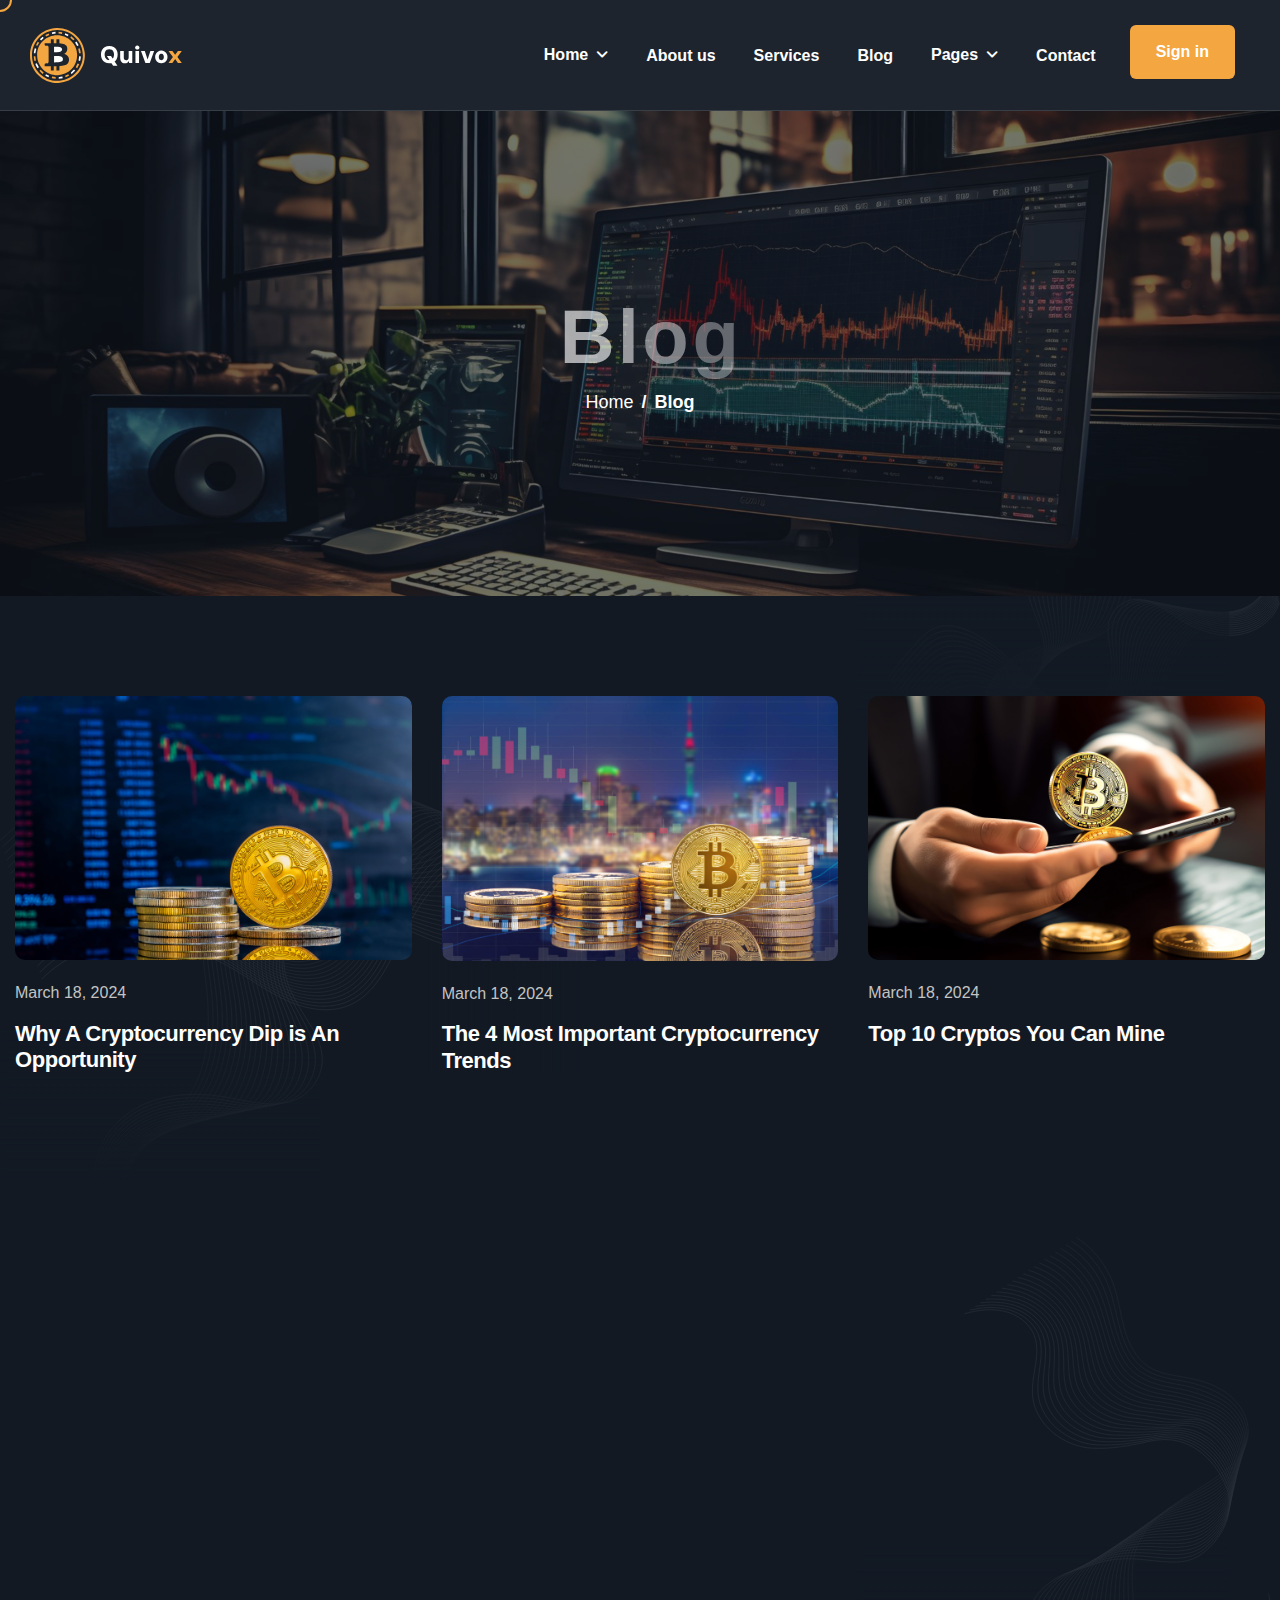
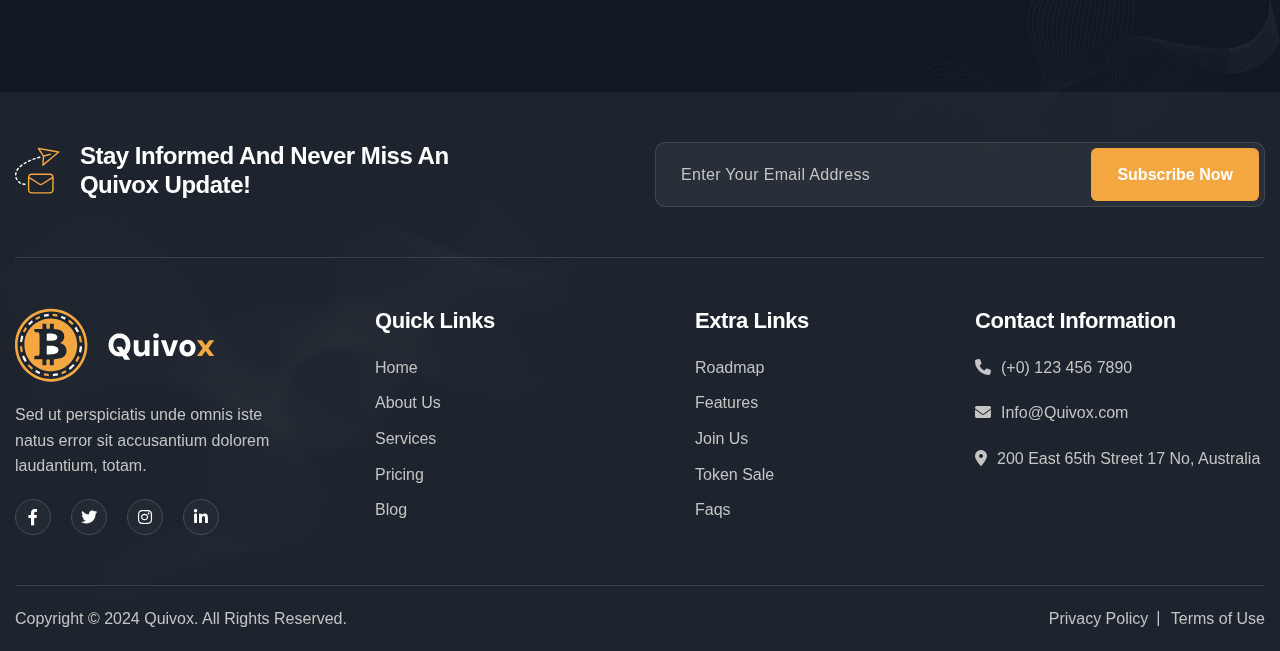
<file: html-preview/quivox/html/blog.html>
﻿<!DOCTYPE html>
<html lang="zxx">
<head>
	<!-- Meta -->
	<meta charset="utf-8">
	<meta http-equiv="X-UA-Compatible" content="IE=edge">
	<meta name="viewport" content="width=device-width, initial-scale=1.0">
	<meta name="description" content="">
	<meta name="keywords" content="">
	<meta name="author" content="Awaiken">
	<!-- Page Title -->
	<title>Quivox - Bitcoin & Crypto Currency HTML Template</title>
	<!-- Favicon Icon -->
	<link rel="shortcut icon" type="image/x-icon" href="images/favicon.png">
	<!-- Google Fonts css-->
	<link rel="preconnect" href="https://fonts.googleapis.com">
	<link rel="preconnect" href="https://fonts.gstatic.com" crossorigin="">
	<link href="../../../css2?family=DM+Sans:opsz,wght@9..40,100..1000&display=swap" rel="stylesheet">
	<!-- Bootstrap css -->
	<link href="css/bootstrap.min.css" rel="stylesheet" media="screen">
	<!-- SlickNav css -->
	<link href="css/slicknav.min.css" rel="stylesheet">
	<!-- Swiper css -->
	<link rel="stylesheet" href="css/swiper-bundle.min.css">
	<!-- Font Awesome icon css-->
	<link href="css/all.min.css" rel="stylesheet" media="screen">
	<!-- Animated css -->
	<link href="css/animate.css" rel="stylesheet">
	<!-- Magnific css -->
	<link href="css/magnific-popup.css" rel="stylesheet">
	<!-- Main custom css -->
	<link href="css/custom.css" rel="stylesheet" media="screen">
	<!-- HTML5 shim and Respond.js for IE8 support of HTML5 elements and media queries -->
	<!-- WARNING: Respond.js doesn't work if you view the page via file:// -->
	<!--[if lt IE 9]>
      <script src="https://oss.maxcdn.com/html5shiv/3.7.2/html5shiv.min.js"></script>
      <script src="https://oss.maxcdn.com/respond/1.4.2/respond.min.js"></script>
    <![endif]-->
</head>

<body class="tt-magic-cursor">

	<!-- Preloader Start -->
	<div class="preloader">
		<div class="loading-container">
			<div class="loading"></div>
			<div id="loading-icon"><img src="images/loader.svg" alt=""></div>
		</div>
	</div>
	<!-- Preloader End -->

	<!-- Magic Cursor Start -->
	<div id="magic-cursor">
		<div id="ball"></div>
	</div>
	<!-- Magic Cursor End -->

	<!-- Header Start -->
	<header class="main-header">
		<div class="header-sticky">
			<nav class="navbar navbar-expand-lg">
				<div class="container">
					<!-- Logo Start -->
					<a class="navbar-brand" href="index.html">
						<img src="images/logo.svg" alt="Logo">
					</a>
					<!-- Logo End -->

					<!-- Main Menu start -->
					<div class="collapse navbar-collapse main-menu">
						<ul class="navbar-nav mr-auto" id="menu">
							<li class="nav-item submenu"><a class="nav-link" href="blog.html">Home</a>
								<ul>
									<li class="nav-item"><a class="nav-link" href="blog.html">Home - Image</a>
									<li class="nav-item"><a class="nav-link" href="index-video.html">Home - Video</a></li>
									<li class="nav-item"><a class="nav-link" href="index-slider.html">Home - Slider</a></li>
								</ul>
							</li>
							<li class="nav-item"><a class="nav-link" href="about.html">About us</a></li>
							<li class="nav-item"><a class="nav-link" href="services.html">Services</a></li>
							<li class="nav-item"><a class="nav-link" href="blog.html">Blog</a></li>
							<li class="nav-item submenu"><a class="nav-link" href="#">Pages</a>
								<ul>
									<li class="nav-item"><a class="nav-link" href="blog-single.html">Blog Single</a></li>
									<li class="nav-item"><a class="nav-link" href="team.html">Our Team</a></li>
									<li class="nav-item"><a class="nav-link" href="faq.html">FAQs</a></li>
									<li class="nav-item"><a class="nav-link" href="404.html">404</a></li>
								</ul>
							</li>
							<li class="nav-item"><a class="nav-link" href="contact.html">Contact</a></li>
							<li class="nav-item highlighted-menu"><a class="nav-link" href="#">Sign in</a></li>
						</ul>
					</div>
					<!-- Main Menu End -->

					<div class="navbar-toggle"></div>
				</div>
			</nav>

			<div class="responsive-menu"></div>
		</div>
	</header>
	<!-- Header End -->

	<!-- Page Header Section Start -->
	<div class="page-header parallaxie">
		<div class="container">
			<div class="row">
				<div class="col-md-12">
					<!-- Subpage Header Box Start -->
					<div class="page-header-box">
						<h1 class="text-anime">Blog</h1>
						<nav class="wow fadeInUp" data-wow-delay="0.25s">
							<ol class="breadcrumb">
								<li class="breadcrumb-item"><a href="#">Home</a></li>
								<li class="breadcrumb-item active" aria-current="page">Blog</li>
							</ol>
						</nav>
					</div>
					<!-- Subpage Header Box End -->
				</div>
			</div>
		</div>
	</div>
	<!-- Page Header Section End -->

	<!-- Blog Archive Page Start -->
	<div class="blog-archive-page">
		<div class="container">	
			<div class="row">
				<div class="col-lg-4 col-md-6">
					<!-- Post Item Start -->
					<div class="post-item wow fadeInUp" data-wow-delay="0.25s">
						<!-- Post Featured Image Start -->
						<div class="post-featured-image">
							<figure>
								<img src="images/post-1.jpg" alt="">
							</figure>

							<div class="post-hover-button">
								<a href="blog-single.html" class="btn-default">Read More</a>
							</div>
						</div>
						<!-- Post Featured Image End -->

						<!-- Post Body Start -->
						<div class="post-body">
							<div class="post-meta">
								<ul>
									<li>March 18, 2024</li>
								</ul>
							</div>

							<h2><a href="blog-single.html">Why A Cryptocurrency Dip is An Opportunity</a></h2>
						</div>
						<!-- Post Body End -->
					</div>
					<!-- Post Item End -->
				</div>

				<div class="col-lg-4 col-md-6">
					<!-- Post Item Start -->
					<div class="post-item wow fadeInUp" data-wow-delay="0.5s">
						<!-- Post Featured Image Start -->
						<div class="post-featured-image">
							<figure>
								<img src="images/post-2.jpg" alt="">
							</figure>

							<div class="post-hover-button">
								<a href="blog-single.html" class="btn-default">Read More</a>
							</div>
						</div>
						<!-- Post Featured Image End -->

						<!-- Post Body Start -->
						<div class="post-body">
							<div class="post-meta">
								<ul>
									<li>March 18, 2024</li>
								</ul>
							</div>

							<h2><a href="blog-single.html">The 4 Most Important Cryptocurrency Trends</a></h2>
						</div>
						<!-- Post Body End -->
					</div>
					<!-- Post Item End -->
				</div>

				<div class="col-lg-4 col-md-6">
					<!-- Post Item Start -->
					<div class="post-item wow fadeInUp" data-wow-delay="0.75s">
						<!-- Post Featured Image Start -->
						<div class="post-featured-image">
							<figure>
								<img src="images/post-3.jpg" alt="">
							</figure>

							<div class="post-hover-button">
								<a href="blog-single.html" class="btn-default">Read More</a>
							</div>
						</div>
						<!-- Post Featured Image End -->

						<!-- Post Body Start -->
						<div class="post-body">
							<div class="post-meta">
								<ul>
									<li>March 18, 2024</li>
								</ul>
							</div>

							<h2><a href="blog-single.html">Top 10 Cryptos You Can Mine</a></h2>
						</div>
						<!-- Post Body End -->
					</div>
					<!-- Post Item End -->
				</div>

				<div class="col-lg-4 col-md-6">
					<!-- Post Item Start -->
					<div class="post-item wow fadeInUp" data-wow-delay="1.0s">
						<!-- Post Featured Image Start -->
						<div class="post-featured-image">
							<figure>
								<img src="images/post-4.jpg" alt="">
							</figure>

							<div class="post-hover-button">
								<a href="blog-single.html" class="btn-default">Read More</a>
							</div>
						</div>
						<!-- Post Featured Image End -->

						<!-- Post Body Start -->
						<div class="post-body">
							<div class="post-meta">
								<ul>
									<li>March 18, 2024</li>
								</ul>
							</div>

							<h2><a href="blog-single.html">What Cryptocurrency Is The Best For Your Business?</a></h2>
						</div>
						<!-- Post Body End -->
					</div>
					<!-- Post Item End -->
				</div>

				<div class="col-lg-4 col-md-6">
					<!-- Post Item Start -->
					<div class="post-item wow fadeInUp" data-wow-delay="1.25s">
						<!-- Post Featured Image Start -->
						<div class="post-featured-image">
							<figure>
								<img src="images/post-5.jpg" alt="">
							</figure>

							<div class="post-hover-button">
								<a href="blog-single.html" class="btn-default">Read More</a>
							</div>
						</div>
						<!-- Post Featured Image End -->

						<!-- Post Body Start -->
						<div class="post-body">
							<div class="post-meta">
								<ul>
									<li>March 18, 2024</li>
								</ul>
							</div>

							<h2><a href="blog-single.html">How Blockchain Applies to Our Lives</a></h2>
						</div>
						<!-- Post Body End -->
					</div>
					<!-- Post Item End -->
				</div>

				<div class="col-lg-4 col-md-6">
					<!-- Post Item Start -->
					<div class="post-item wow fadeInUp" data-wow-delay="1.5s">
						<!-- Post Featured Image Start -->
						<div class="post-featured-image">
							<figure>
								<img src="images/post-6.jpg" alt="">
							</figure>

							<div class="post-hover-button">
								<a href="blog-single.html" class="btn-default">Read More</a>
							</div>
						</div>
						<!-- Post Featured Image End -->

						<!-- Post Body Start -->
						<div class="post-body">
							<div class="post-meta">
								<ul>
									<li>March 18, 2024</li>
								</ul>
							</div>

							<h2><a href="blog-single.html">10 Best Altcoins to Mine in 2023</a></h2>
						</div>
						<!-- Post Body End -->
					</div>
					<!-- Post Item End -->
				</div>
			</div>

			<div class="row">
				<div class="col-md-12">
					<!-- Post Pagination Start -->
					<div class="post-pagination wow fadeInUp" data-wow-delay="1.5s" style="visibility: visible; animation-delay: 1.5s; animation-name: fadeInUp;">
						<ul class="pagination">
							<li><a href="#"><i class="fa-solid fa-arrow-left-long"></i></a></li>
							<li><a href="#">1</a></li>
							<li class="active"><a href="#">2</a></li>
							<li><a href="#">3</a></li>
							<li><a href="#"><i class="fa-solid fa-arrow-right-long"></i></a></li>
						</ul>
					</div>
					<!-- Post Pagination End -->
				</div>
			</div>
		</div>
	</div>
	<!-- Blog Archive Page End -->

	<!-- Footer Start -->
	<footer class="main-footer">
		<div class="container">
			<div class="row">
				<div class="col-md-12">
					<!-- Footer Newsletters Start -->
					<div class="footer-newsletters">
						<div class="row">
							<div class="col-lg-6">
								<!-- Newsletter Title Start -->
								<div class="newsletter-title">
									<div class="icon-box">
										<img src="images/icon-stay-info.svg" alt="">
									</div>

									<h2>Stay Informed And Never Miss An Quivox Update!</h2>
								</div>
								<!-- Newsletter Title End -->
							</div>

							<div class="col-lg-6">
								<!-- Newsletter Form Start -->
								<div class="newsletter-form">
									<form id="newsletter_form" action="#" data-toggle="validator">
										<div class="row no-gap align-items-center">
											<div class="form-group col-md-8">
												<input type="email" name="email" class="form-control" id="news_email" placeholder="Enter Your Email Address" required="">
												<div class="help-block with-errors"></div>
											</div>										
			
											<div class="col-md-4 text-end">
												<button type="submit" class="btn-default disabled">Subscribe Now</button>
												<div id="news_letter_Submit" class="h3 text-left hidden"></div>
											</div>
										</div>
									</form>
								</div>
								<!-- Newsletter Form End -->
							</div>
						</div>
					</div>
					<!-- Footer Newsletters End -->
				</div>
			</div>

			<div class="row">
				<div class="col-md-12">
					<!-- Mega Footer Start -->
					<div class="mega-footer">
						<div class="row">
							<div class="col-lg-3 col-12">
								<!-- Footer About Start -->
								<div class="footer-about">
									<!-- Footer Logo Start -->
									<div class="footer-logo">
										<img src="images/footer-logo.svg" alt="">
									</div>
									<!-- Footer Logo End -->

									<!-- Footer About Content Start -->
									<div class="footer-about-content">
										<p>Sed ut perspiciatis unde omnis iste natus error sit accusantium dolorem laudantium, totam.</p>
									</div>
									<!-- Footer About Content End -->

									<!-- Footer Social Links Start -->
									<div class="footer-social-links">
										<ul>
											<li><a href="#"><i class="fa-brands fa-facebook-f"></i></a></li>
											<li><a href="#"><i class="fa-brands fa-twitter"></i></a></li>
											<li><a href="#"><i class="fa-brands fa-instagram"></i></a></li>
											<li><a href="#"><i class="fa-brands fa-linkedin-in"></i></a></li>
										</ul>
									</div>
									<!-- Footer Social Links End -->
								</div>
								<!-- Footer About End -->
							</div>

							<div class="col-lg-3 col-md-4">
								<!-- Footer Links Start -->
								<div class="footer-links">
									<!-- Footer Title Start -->
									<div class="footer-title">
										<h3>Quick Links</h3>
									</div>
									<!-- Footer Title End -->
									
									<div class="footer-menu">
										<ul>
											<li><a href="#">Home</a></li>
											<li><a href="#">About Us</a></li>
											<li><a href="#">Services</a></li>
											<li><a href="#">Pricing</a></li>
											<li><a href="#">Blog</a></li>
										</ul>
									</div>
								</div>
								<!-- Footer Links End -->
							</div>

							<div class="col-lg-3 col-md-4">
								<!-- Footer Links Start -->
								<div class="footer-links">
									<!-- Footer Title Start  -->
									<div class="footer-title">
										<h3>Extra Links</h3>
									</div>
									<!-- Footer Title End -->
									
									<div class="footer-menu">
										<ul>
											<li><a href="#">Roadmap</a></li>
											<li><a href="#">Features</a></li>
											<li><a href="#">Join Us</a></li>
											<li><a href="#">Token Sale</a></li>
											<li><a href="#">Faqs</a></li>
										</ul>
									</div>
								</div>
								<!-- Footer Links End -->
							</div>

							<div class="col-lg-3 col-md-4">
								<!-- Footer Contact information Start -->
								<div class="footer-contact-information">
									<!-- Footer Title Start -->
									<div class="footer-title">
										<h3>Contact Information</h3>
									</div>
									<!-- Footer Title End -->

									<div class="footer-contact-info">
										<!-- Footer Contact info Item Start -->
										<div class="footer-contact-info-item">
											<div class="icon-box">
												<i class="fa-solid fa-phone"></i>
											</div>

											<p>(+0) 123 456 7890</p>
										</div>
										<!-- Footer Contact info Item End -->

										<!-- Footer Contact info Item Start -->
										<div class="footer-contact-info-item">
											<div class="icon-box">
												<i class="fa-solid fa-envelope"></i>
											</div>

											<p>Info@Quivox.com</p>
										</div>
										<!-- Footer Contact info Item End -->

										<!-- Footer Contact info Item Start -->
										<div class="footer-contact-info-item">
											<div class="icon-box">
												<i class="fa-solid fa-location-dot"></i>
											</div>

											<p>200 East 65th Street 17 No, Australia</p>
										</div>
										<!-- Footer Contact info Item End -->
									</div>
								</div>
								<!-- Footer Contact information End -->
							</div>
						</div>
					</div>
					<!-- Mega Footer End -->
				</div>
			</div>

			<div class="row">
				<div class="col-md-12">
					<!-- Copyright Footer Start -->
					<div class="footer-copyrights">
						<div class="row align-items-center">
							<div class="col-md-6">
								<!-- Copyright Content Start -->
								<div class="footer-copyright">
									<p>Copyright &copy; 2024 Quivox. All Rights Reserved.</p>
								</div>
								<!-- Copyright Content End -->
							</div>

							<div class="col-md-6">
								<!-- Footer Policy Menu Start -->
								<div class="footer-policy-menu">
									<ul>
										<li><a href="#">Privacy Policy</a></li>
										<li><a href="#">Terms of Use</a></li>
									</ul>
								</div>
								<!-- Footer Policy Menu End -->
							</div>
						</div>
					</div>
					<!-- Copyright Footer End -->
				</div>
			</div>
		</div>
	</footer>
	<!-- Footer End -->

	<!-- Jquery Library File -->
	<script src="js/jquery-3.7.1.min.js"></script>
	<!-- Bootstrap js file -->
	<script src="js/bootstrap.min.js"></script>
	<!-- Validator js file -->
	<script src="js/validator.min.js"></script>
	<!-- SlickNav js file -->
	<script src="js/jquery.slicknav.js"></script>
	<!-- Swiper js file -->
	<script src="js/swiper-bundle.min.js"></script>
	<!-- Counter js file -->
	<script src="js/jquery.waypoints.min.js"></script>
	<script src="js/jquery.counterup.min.js"></script>
	<!-- Magnific js file -->
	<script src="js/jquery.magnific-popup.min.js"></script>
	<!-- SmoothScroll -->
	<script src="js/SmoothScroll.js"></script>
	<!-- Parallax js -->
	<script src="js/parallaxie.js"></script>
	<!-- MagicCursor js file -->
	<script src="js/gsap.min.js"></script>
	<script src="js/magiccursor.js"></script>
	<!-- Text Effect js file -->
	<script src="js/splitType.js"></script>
	<script src="js/ScrollTrigger.min.js"></script>
	<!-- YTPlayer js file -->
	<script src="js/jquery.mb.YTPlayer.min.js"></script>
	<!-- Wow js file -->
	<script src="js/wow.js"></script>
	<!-- Main Custom js file -->
	<script src="js/function.js"></script>
</body>
</html>
</file>
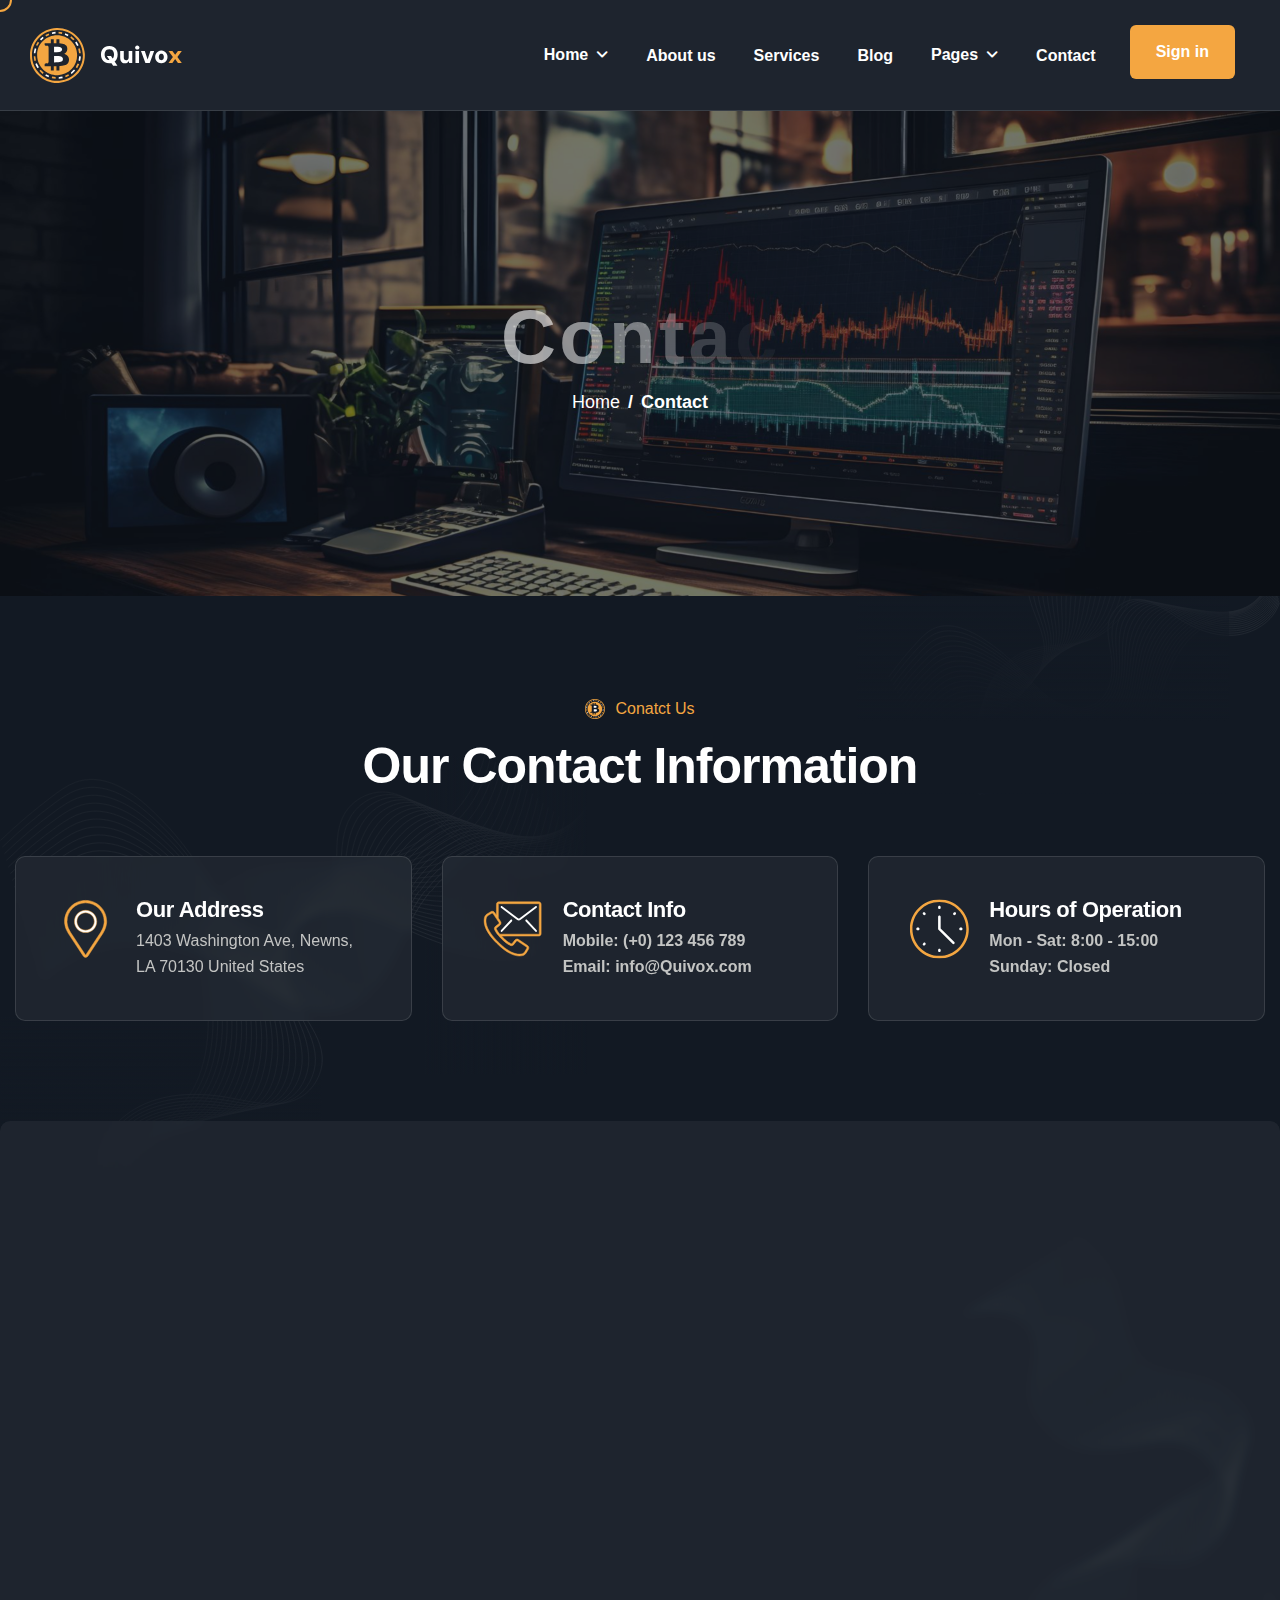
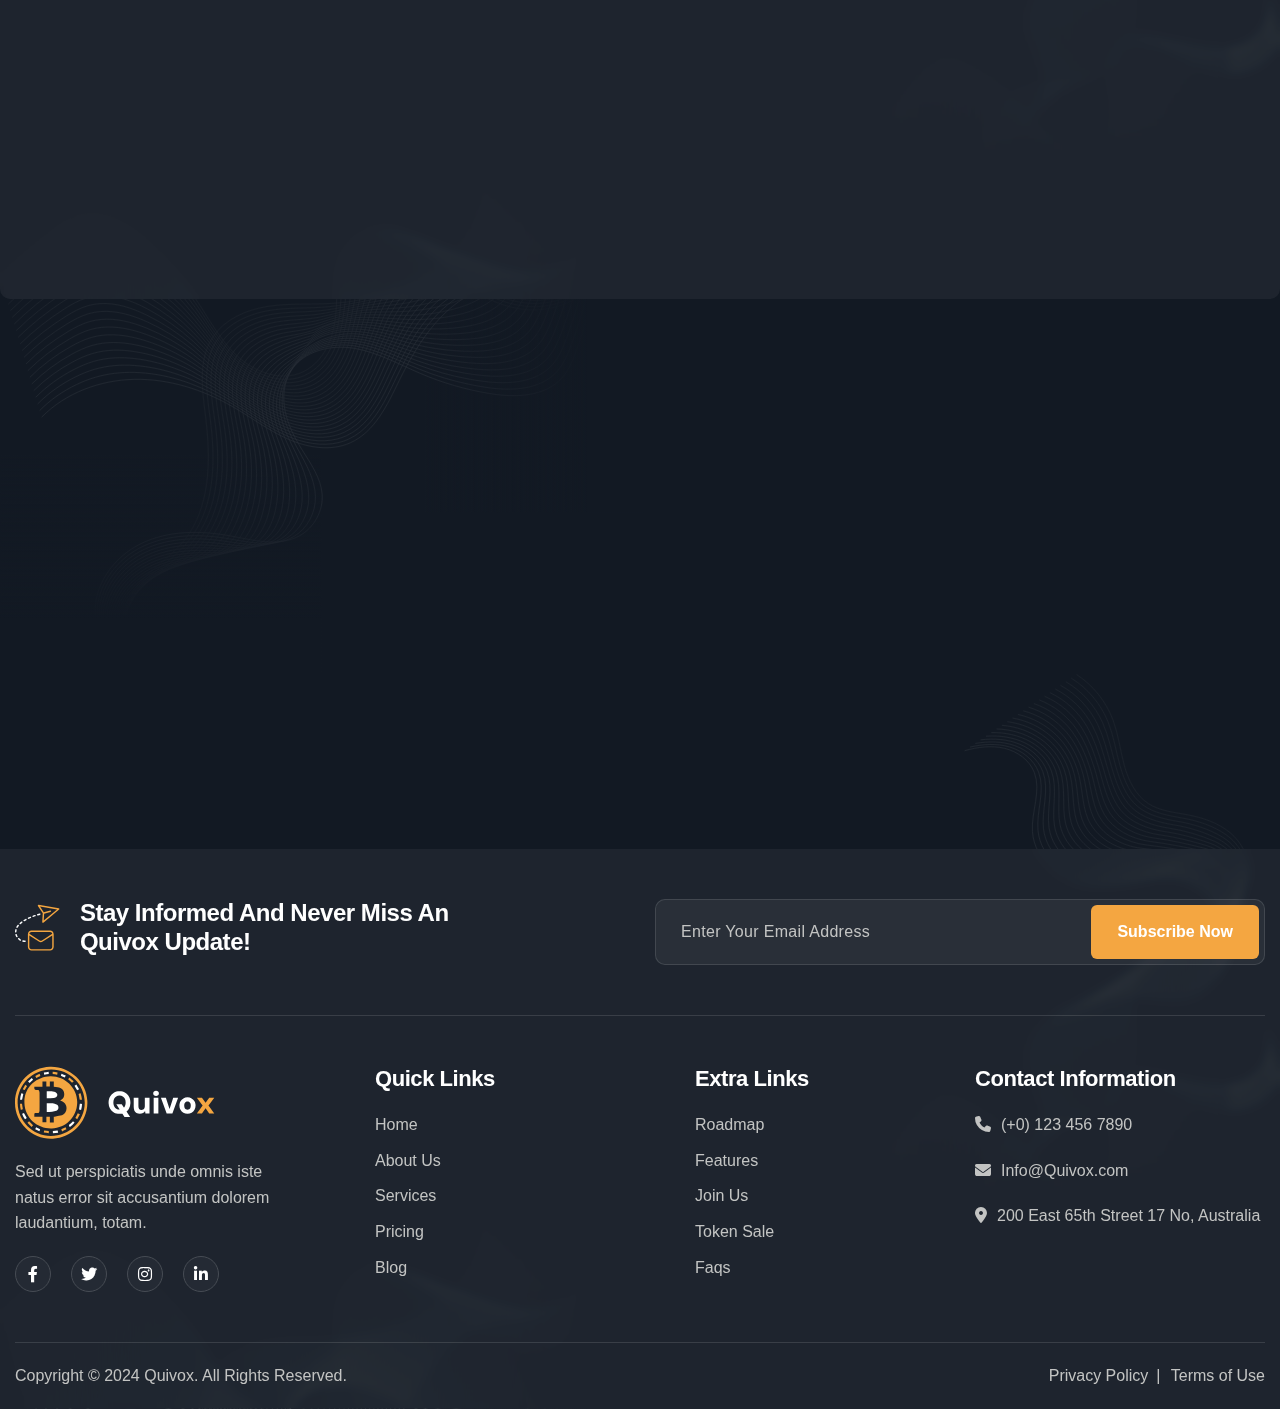
<file: html-preview/quivox/html/contact.html>
﻿<!DOCTYPE html>
<html lang="zxx">
<head>
	<!-- Meta -->
	<meta charset="utf-8">
	<meta http-equiv="X-UA-Compatible" content="IE=edge">
	<meta name="viewport" content="width=device-width, initial-scale=1.0">
	<meta name="description" content="">
	<meta name="keywords" content="">
	<meta name="author" content="Awaiken">
	<!-- Page Title -->
	<title>Quivox - Bitcoin & Crypto Currency HTML Template</title>
	<!-- Favicon Icon -->
	<link rel="shortcut icon" type="image/x-icon" href="images/favicon.png">
	<!-- Google Fonts css-->
	<link rel="preconnect" href="https://fonts.googleapis.com">
	<link rel="preconnect" href="https://fonts.gstatic.com" crossorigin="">
	<link href="../../../css2?family=DM+Sans:opsz,wght@9..40,100..1000&display=swap" rel="stylesheet">
	<!-- Bootstrap css -->
	<link href="css/bootstrap.min.css" rel="stylesheet" media="screen">
	<!-- SlickNav css -->
	<link href="css/slicknav.min.css" rel="stylesheet">
	<!-- Swiper css -->
	<link rel="stylesheet" href="css/swiper-bundle.min.css">
	<!-- Font Awesome icon css-->
	<link href="css/all.min.css" rel="stylesheet" media="screen">
	<!-- Animated css -->
	<link href="css/animate.css" rel="stylesheet">
	<!-- Magnific css -->
	<link href="css/magnific-popup.css" rel="stylesheet">
	<!-- Main custom css -->
	<link href="css/custom.css" rel="stylesheet" media="screen">
	<!-- HTML5 shim and Respond.js for IE8 support of HTML5 elements and media queries -->
	<!-- WARNING: Respond.js doesn't work if you view the page via file:// -->
	<!--[if lt IE 9]>
      <script src="https://oss.maxcdn.com/html5shiv/3.7.2/html5shiv.min.js"></script>
      <script src="https://oss.maxcdn.com/respond/1.4.2/respond.min.js"></script>
    <![endif]-->
</head>

<body class="tt-magic-cursor">

	<!-- Preloader Start -->
	<div class="preloader">
		<div class="loading-container">
			<div class="loading"></div>
			<div id="loading-icon"><img src="images/loader.svg" alt=""></div>
		</div>
	</div>
	<!-- Preloader End -->

	<!-- Magic Cursor Start -->
	<div id="magic-cursor">
		<div id="ball"></div>
	</div>
	<!-- Magic Cursor End -->

	<!-- Header Start -->
	<header class="main-header">
		<div class="header-sticky">
			<nav class="navbar navbar-expand-lg">
				<div class="container">
					<!-- Logo Start -->
					<a class="navbar-brand" href="index.html">
						<img src="images/logo.svg" alt="Logo">
					</a>
					<!-- Logo End -->

					<!-- Main Menu start -->
					<div class="collapse navbar-collapse main-menu">
						<ul class="navbar-nav mr-auto" id="menu">
							<li class="nav-item submenu"><a class="nav-link" href="contact.html">Home</a>
								<ul>
									<li class="nav-item"><a class="nav-link" href="contact.html">Home - Image</a>
									<li class="nav-item"><a class="nav-link" href="index-video.html">Home - Video</a></li>
									<li class="nav-item"><a class="nav-link" href="index-slider.html">Home - Slider</a></li>
								</ul>
							</li>
							<li class="nav-item"><a class="nav-link" href="about.html">About us</a></li>
							<li class="nav-item"><a class="nav-link" href="services.html">Services</a></li>
							<li class="nav-item"><a class="nav-link" href="blog.html">Blog</a></li>
							<li class="nav-item submenu"><a class="nav-link" href="#">Pages</a>
								<ul>
									<li class="nav-item"><a class="nav-link" href="blog-single.html">Blog Single</a></li>
									<li class="nav-item"><a class="nav-link" href="team.html">Our Team</a></li>
									<li class="nav-item"><a class="nav-link" href="faq.html">FAQs</a></li>
									<li class="nav-item"><a class="nav-link" href="404.html">404</a></li>
								</ul>
							</li>
							<li class="nav-item"><a class="nav-link" href="contact.html">Contact</a></li>
							<li class="nav-item highlighted-menu"><a class="nav-link" href="#">Sign in</a></li>
						</ul>
					</div>
					<!-- Main Menu End -->

					<div class="navbar-toggle"></div>
				</div>
			</nav>

			<div class="responsive-menu"></div>
		</div>
	</header>
	<!-- Header End -->

	<!-- Page Header Section Start -->
	<div class="page-header parallaxie">
		<div class="container">
			<div class="row">
				<div class="col-md-12">
					<!-- Subpage Header Box Start -->
					<div class="page-header-box">
						<h1 class="text-anime">Contact</h1>
						<nav class="wow fadeInUp" data-wow-delay="0.25s">
							<ol class="breadcrumb">
								<li class="breadcrumb-item"><a href="#">Home</a></li>
								<li class="breadcrumb-item active" aria-current="page">Contact</li>
							</ol>
						</nav>
					</div>
					<!-- Subpage Header Box End -->
				</div>
			</div>
		</div>
	</div>
	<!-- Page Header Section End -->

	<!-- Contact Details Section Start -->
	<div class="contact-details">
		<div class="container">
			<div class="row">
				<div class="col-12">
					<!-- Section Title Start -->
					<div class="section-title">
						<h3>Conatct Us</h3>
						<h2>Our Contact Information</h2>
					</div>
					<!-- Section Title End -->
				</div>
			</div>

			<div class="row">
				<div class="col-lg-4 col-12">
					<!-- Contact Detail Item Start -->
					<div class="contact-detail-item wow fadeInUp" data-wow-delay="0.25s">
						<div class="icon-box">
							<img src="images/icon-address.svg" alt="">
						</div>
						
						<div class="contact-detail-body">
							<h3>Our Address</h3>
							<p>1403 Washington Ave, Newns, LA 70130 United States</p>
						</div>
					</div>
					<!-- Contact Detail Item End -->
				</div>

				<div class="col-lg-4 col-12">
					<!-- Contact Detail Item Start -->
					<div class="contact-detail-item wow fadeInUp" data-wow-delay="0.5s">
						<div class="icon-box">
							<img src="images/icon-contact-info.svg" alt="">
						</div>

						<div class="contact-detail-body">
							<h3>Contact Info</h3>
							<p><strong>
								Mobile: <a href="#">(+0) 123 456 789</a>
								<br>
								Email: <a href="#">info@Quivox.com</a>
							</strong></p>
						</div>
					</div>
					<!-- Contact Detail Item End -->
				</div>

				<div class="col-lg-4 col-12">
					<!-- Contact Detail Item Start -->
					<div class="contact-detail-item wow fadeInUp" data-wow-delay="0.75s">
						<div class="icon-box">
							<img src="images/icon-hours-operation.svg" alt="">
						</div>

						<div class="contact-detail-body">
							<h3>Hours of Operation</h3>
							<p><strong>
								Mon - Sat: 8:00 - 15:00
								<br>
								Sunday: Closed
							</strong></p>
						</div>
					</div>
					<!-- Contact Detail Item End -->
				</div>
			</div>
		</div>
	</div>
	<!-- Contact Details Section End -->

	<!-- Contact Form Section Start -->
	<div class="contact-inquiry-box">
		<div class="container">
			<div class="row">
				<div class="col-md-12">
					<!-- Section Title Start -->
					<div class="section-title">
						<h3 class="wow fadeInUp">Get in Touch</h3>
						<h2 class="text-anime">Free to Drop Us a Message</h2>
					</div>
					<!-- Section Title End -->
				</div>
			</div>

			<div class="row">
				<div class="col-lg-8 offset-lg-2">
					<!-- Contact Form start -->
					<div class="contact-form wow fadeInUp" data-wow-delay="0.5s">
						<form id="contactForm" action="#" method="POST" data-toggle="validator">
							<div class="row">
								<div class="form-group col-md-6 mb-4">
									<input type="text" name="name" class="form-control" id="name" placeholder="Your Name" required="">
									<div class="help-block with-errors"></div>
								</div>

								<div class="form-group col-md-6 mb-4">
									<input type="email" name="email" class="form-control" id="email" placeholder="Email Address" required="">
									<div class="help-block with-errors"></div>
								</div>

								<div class="form-group col-md-6 mb-4">
									<input type="text" name="phone" class="form-control" id="phone" placeholder="Phone Number" required="">
									<div class="help-block with-errors"></div>
								</div>

								<div class="form-group col-md-6 mb-4">
									<input type="text" name="subject" class="form-control" id="subject" placeholder="Subject" required="">
									<div class="help-block with-errors"></div>
								</div>

								<div class="form-group col-md-12 mb-4">
									<textarea name="msg" class="form-control" id="message" rows="5" placeholder="Write Your Message" required=""></textarea>
									<div class="help-block with-errors"></div>
								</div>

								<div class="col-md-12 text-center">
									<button type="submit" class="btn-default">Send Message</button>
									<div id="msgSubmit" class="h3 text-left hidden"></div>
								</div>
							</div>
						</form>
					</div>
					<!-- Contact Form end -->
				</div>
			</div>
		</div>
	</div>
	<!-- Contact Form Section End -->

	<!-- Google Map Section Start -->
	<div class="google-location-map">
		<div class="container">
			<div class="no-gap row">
				<div class="col-12">
					<!-- Google Map Iframe Start -->
					<div class="google-map-box">
						<iframe src="https://www.google.com/maps/embed?pb=!1m18!1m12!1m3!1d1116357.3481785401!2d-95.54669749945178!3d39.389498766353576!2m3!1f0!2f0!3f0!3m2!1i1024!2i768!4f13.1!3m3!1m2!1s0x54eab584e432360b%3A0x1c3bb99243deb742!2sUnited%20States!5e0!3m2!1sen!2sin!4v1707738120250!5m2!1sen!2sin" style="border:0;" allowfullscreen="" loading="lazy" referrerpolicy="no-referrer-when-downgrade"></iframe>
					</div>
					<!-- Google Map Iframe End -->
				</div>
			</div>
		</div>
	</div>
	<!-- Google Map Section End -->

	<!-- Footer Start -->
	<footer class="main-footer">
		<div class="container">
			<div class="row">
				<div class="col-md-12">
					<!-- Footer Newsletters Start -->
					<div class="footer-newsletters">
						<div class="row">
							<div class="col-lg-6">
								<!-- Newsletter Title Start -->
								<div class="newsletter-title">
									<div class="icon-box">
										<img src="images/icon-stay-info.svg" alt="">
									</div>

									<h2>Stay Informed And Never Miss An Quivox Update!</h2>
								</div>
								<!-- Newsletter Title End -->
							</div>

							<div class="col-lg-6">
								<!-- Newsletter Form Start -->
								<div class="newsletter-form">
									<form id="newsletter_form" action="#" data-toggle="validator">
										<div class="row no-gap align-items-center">
											<div class="form-group col-md-8">
												<input type="email" name="email" class="form-control" id="news_email" placeholder="Enter Your Email Address" required="">
												<div class="help-block with-errors"></div>
											</div>										
			
											<div class="col-md-4 text-end">
												<button type="submit" class="btn-default disabled">Subscribe Now</button>
												<div id="news_letter_Submit" class="h3 text-left hidden"></div>
											</div>
										</div>
									</form>
								</div>
								<!-- Newsletter Form End -->
							</div>
						</div>
					</div>
					<!-- Footer Newsletters End -->
				</div>
			</div>

			<div class="row">
				<div class="col-md-12">
					<!-- Mega Footer Start -->
					<div class="mega-footer">
						<div class="row">
							<div class="col-lg-3 col-12">
								<!-- Footer About Start -->
								<div class="footer-about">
									<!-- Footer Logo Start -->
									<div class="footer-logo">
										<img src="images/footer-logo.svg" alt="">
									</div>
									<!-- Footer Logo End -->

									<!-- Footer About Content Start -->
									<div class="footer-about-content">
										<p>Sed ut perspiciatis unde omnis iste natus error sit accusantium dolorem laudantium, totam.</p>
									</div>
									<!-- Footer About Content End -->

									<!-- Footer Social Links Start -->
									<div class="footer-social-links">
										<ul>
											<li><a href="#"><i class="fa-brands fa-facebook-f"></i></a></li>
											<li><a href="#"><i class="fa-brands fa-twitter"></i></a></li>
											<li><a href="#"><i class="fa-brands fa-instagram"></i></a></li>
											<li><a href="#"><i class="fa-brands fa-linkedin-in"></i></a></li>
										</ul>
									</div>
									<!-- Footer Social Links End -->
								</div>
								<!-- Footer About End -->
							</div>

							<div class="col-lg-3 col-md-4">
								<!-- Footer Links Start -->
								<div class="footer-links">
									<!-- Footer Title Start -->
									<div class="footer-title">
										<h3>Quick Links</h3>
									</div>
									<!-- Footer Title End -->
									
									<div class="footer-menu">
										<ul>
											<li><a href="#">Home</a></li>
											<li><a href="#">About Us</a></li>
											<li><a href="#">Services</a></li>
											<li><a href="#">Pricing</a></li>
											<li><a href="#">Blog</a></li>
										</ul>
									</div>
								</div>
								<!-- Footer Links End -->
							</div>

							<div class="col-lg-3 col-md-4">
								<!-- Footer Links Start -->
								<div class="footer-links">
									<!-- Footer Title Start  -->
									<div class="footer-title">
										<h3>Extra Links</h3>
									</div>
									<!-- Footer Title End -->
									
									<div class="footer-menu">
										<ul>
											<li><a href="#">Roadmap</a></li>
											<li><a href="#">Features</a></li>
											<li><a href="#">Join Us</a></li>
											<li><a href="#">Token Sale</a></li>
											<li><a href="#">Faqs</a></li>
										</ul>
									</div>
								</div>
								<!-- Footer Links End -->
							</div>

							<div class="col-lg-3 col-md-4">
								<!-- Footer Contact information Start -->
								<div class="footer-contact-information">
									<!-- Footer Title Start -->
									<div class="footer-title">
										<h3>Contact Information</h3>
									</div>
									<!-- Footer Title End -->

									<div class="footer-contact-info">
										<!-- Footer Contact info Item Start -->
										<div class="footer-contact-info-item">
											<div class="icon-box">
												<i class="fa-solid fa-phone"></i>
											</div>

											<p>(+0) 123 456 7890</p>
										</div>
										<!-- Footer Contact info Item End -->

										<!-- Footer Contact info Item Start -->
										<div class="footer-contact-info-item">
											<div class="icon-box">
												<i class="fa-solid fa-envelope"></i>
											</div>

											<p>Info@Quivox.com</p>
										</div>
										<!-- Footer Contact info Item End -->

										<!-- Footer Contact info Item Start -->
										<div class="footer-contact-info-item">
											<div class="icon-box">
												<i class="fa-solid fa-location-dot"></i>
											</div>

											<p>200 East 65th Street 17 No, Australia</p>
										</div>
										<!-- Footer Contact info Item End -->
									</div>
								</div>
								<!-- Footer Contact information End -->
							</div>
						</div>
					</div>
					<!-- Mega Footer End -->
				</div>
			</div>

			<div class="row">
				<div class="col-md-12">
					<!-- Copyright Footer Start -->
					<div class="footer-copyrights">
						<div class="row align-items-center">
							<div class="col-md-6">
								<!-- Copyright Content Start -->
								<div class="footer-copyright">
									<p>Copyright &copy; 2024 Quivox. All Rights Reserved.</p>
								</div>
								<!-- Copyright Content End -->
							</div>

							<div class="col-md-6">
								<!-- Footer Policy Menu Start -->
								<div class="footer-policy-menu">
									<ul>
										<li><a href="#">Privacy Policy</a></li>
										<li><a href="#">Terms of Use</a></li>
									</ul>
								</div>
								<!-- Footer Policy Menu End -->
							</div>
						</div>
					</div>
					<!-- Copyright Footer End -->
				</div>
			</div>
		</div>
	</footer>
	<!-- Footer End -->

	<!-- Jquery Library File -->
	<script src="js/jquery-3.7.1.min.js"></script>
	<!-- Bootstrap js file -->
	<script src="js/bootstrap.min.js"></script>
	<!-- Validator js file -->
	<script src="js/validator.min.js"></script>
	<!-- SlickNav js file -->
	<script src="js/jquery.slicknav.js"></script>
	<!-- Swiper js file -->
	<script src="js/swiper-bundle.min.js"></script>
	<!-- Counter js file -->
	<script src="js/jquery.waypoints.min.js"></script>
	<script src="js/jquery.counterup.min.js"></script>
	<!-- Magnific js file -->
	<script src="js/jquery.magnific-popup.min.js"></script>
	<!-- SmoothScroll -->
	<script src="js/SmoothScroll.js"></script>
	<!-- Parallax js -->
	<script src="js/parallaxie.js"></script>
	<!-- MagicCursor js file -->
	<script src="js/gsap.min.js"></script>
	<script src="js/magiccursor.js"></script>
	<!-- Text Effect js file -->
	<script src="js/splitType.js"></script>
	<script src="js/ScrollTrigger.min.js"></script>
	<!-- YTPlayer js file -->
	<script src="js/jquery.mb.YTPlayer.min.js"></script>
	<!-- Wow js file -->
	<script src="js/wow.js"></script>
	<!-- Main Custom js file -->
	<script src="js/function.js"></script>
</body>
</html>
</file>
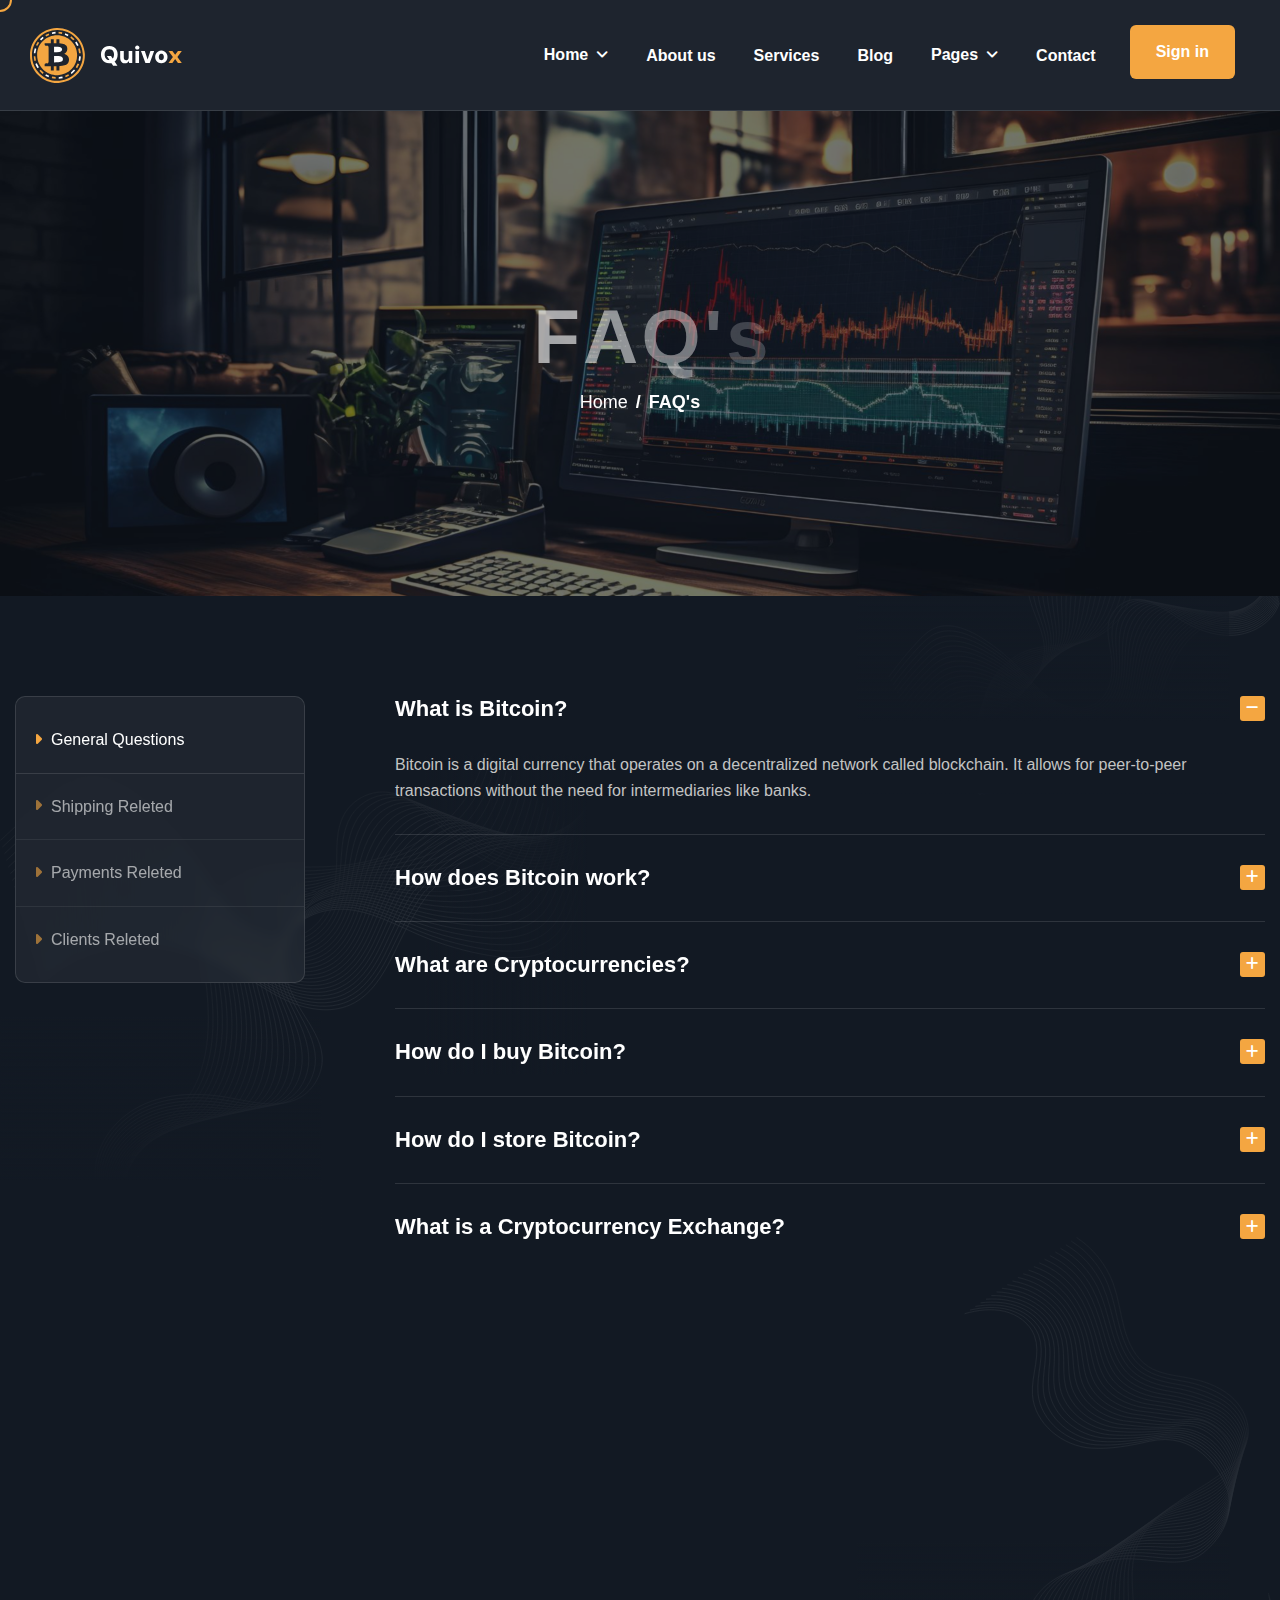
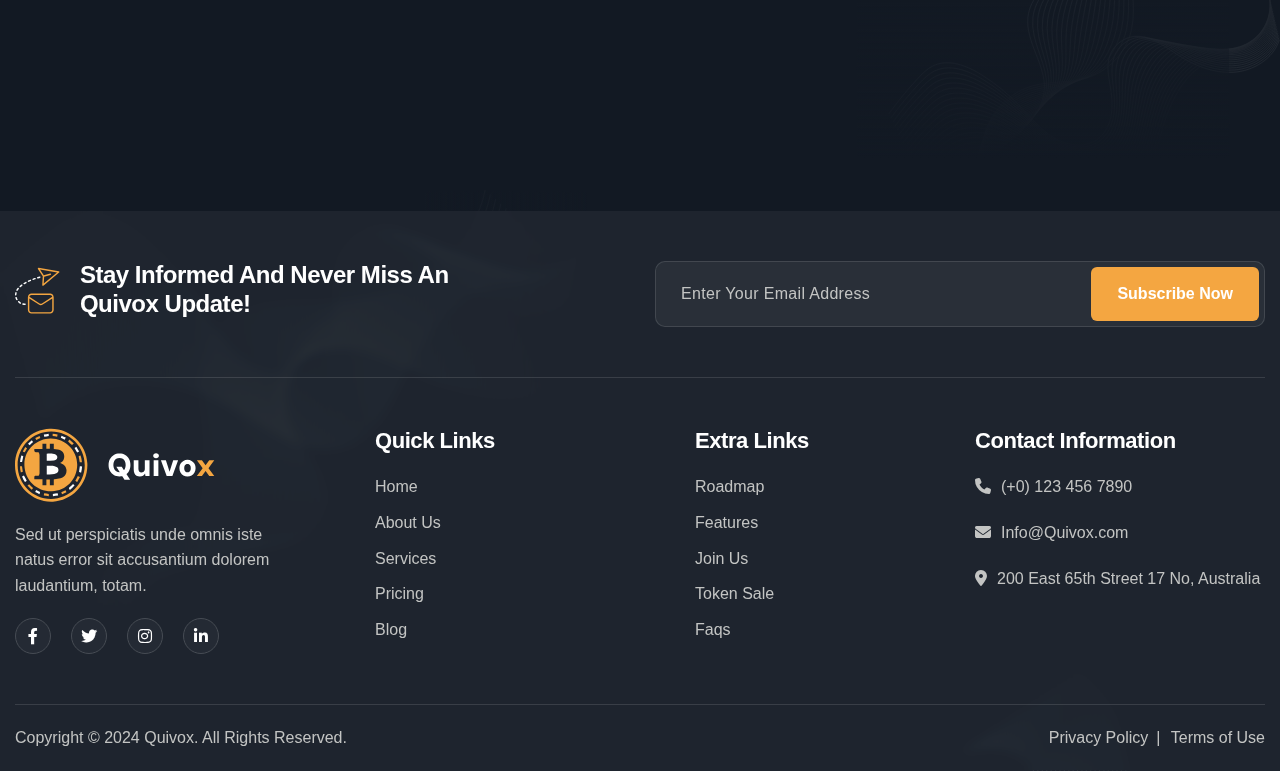
<file: html-preview/quivox/html/faq.html>
﻿<!DOCTYPE html>
<html lang="zxx">
<head>
	<!-- Meta -->
	<meta charset="utf-8">
	<meta http-equiv="X-UA-Compatible" content="IE=edge">
	<meta name="viewport" content="width=device-width, initial-scale=1.0">
	<meta name="description" content="">
	<meta name="keywords" content="">
	<meta name="author" content="Awaiken">
	<!-- Page Title -->
	<title>Quivox - Bitcoin & Crypto Currency HTML Template</title>
	<!-- Favicon Icon -->
	<link rel="shortcut icon" type="image/x-icon" href="images/favicon.png">
	<!-- Google Fonts css-->
	<link rel="preconnect" href="https://fonts.googleapis.com">
	<link rel="preconnect" href="https://fonts.gstatic.com" crossorigin="">
	<link href="../../../css2?family=DM+Sans:opsz,wght@9..40,100..1000&display=swap" rel="stylesheet">
	<!-- Bootstrap css -->
	<link href="css/bootstrap.min.css" rel="stylesheet" media="screen">
	<!-- SlickNav css -->
	<link href="css/slicknav.min.css" rel="stylesheet">
	<!-- Swiper css -->
	<link rel="stylesheet" href="css/swiper-bundle.min.css">
	<!-- Font Awesome icon css-->
	<link href="css/all.min.css" rel="stylesheet" media="screen">
	<!-- Animated css -->
	<link href="css/animate.css" rel="stylesheet">
	<!-- Magnific css -->
	<link href="css/magnific-popup.css" rel="stylesheet">
	<!-- Main custom css -->
	<link href="css/custom.css" rel="stylesheet" media="screen">
	<!-- HTML5 shim and Respond.js for IE8 support of HTML5 elements and media queries -->
	<!-- WARNING: Respond.js doesn't work if you view the page via file:// -->
	<!--[if lt IE 9]>
      <script src="https://oss.maxcdn.com/html5shiv/3.7.2/html5shiv.min.js"></script>
      <script src="https://oss.maxcdn.com/respond/1.4.2/respond.min.js"></script>
    <![endif]-->
</head>

<body class="tt-magic-cursor">

	<!-- Preloader Start -->
	<div class="preloader">
		<div class="loading-container">
			<div class="loading"></div>
			<div id="loading-icon"><img src="images/loader.svg" alt=""></div>
		</div>
	</div>
	<!-- Preloader End -->

	<!-- Magic Cursor Start -->
	<div id="magic-cursor">
		<div id="ball"></div>
	</div>
	<!-- Magic Cursor End -->

	<!-- Header Start -->
	<header class="main-header">
		<div class="header-sticky">
			<nav class="navbar navbar-expand-lg">
				<div class="container">
					<!-- Logo Start -->
					<a class="navbar-brand" href="index.html">
						<img src="images/logo.svg" alt="Logo">
					</a>
					<!-- Logo End -->

					<!-- Main Menu start -->
					<div class="collapse navbar-collapse main-menu">
						<ul class="navbar-nav mr-auto" id="menu">
							<li class="nav-item submenu"><a class="nav-link" href="faq.html">Home</a>
								<ul>
									<li class="nav-item"><a class="nav-link" href="faq.html">Home - Image</a>
									<li class="nav-item"><a class="nav-link" href="index-video.html">Home - Video</a></li>
									<li class="nav-item"><a class="nav-link" href="index-slider.html">Home - Slider</a></li>
								</ul>
							</li>
							<li class="nav-item"><a class="nav-link" href="about.html">About us</a></li>
							<li class="nav-item"><a class="nav-link" href="services.html">Services</a></li>
							<li class="nav-item"><a class="nav-link" href="blog.html">Blog</a></li>
							<li class="nav-item submenu"><a class="nav-link" href="#">Pages</a>
								<ul>
									<li class="nav-item"><a class="nav-link" href="blog-single.html">Blog Single</a></li>
									<li class="nav-item"><a class="nav-link" href="team.html">Our Team</a></li>
									<li class="nav-item"><a class="nav-link" href="faq.html">FAQs</a></li>
									<li class="nav-item"><a class="nav-link" href="404.html">404</a></li>
								</ul>
							</li>
							<li class="nav-item"><a class="nav-link" href="contact.html">Contact</a></li>
							<li class="nav-item highlighted-menu"><a class="nav-link" href="#">Sign in</a></li>
						</ul>
					</div>
					<!-- Main Menu End -->

					<div class="navbar-toggle"></div>
				</div>
			</nav>

			<div class="responsive-menu"></div>
		</div>
	</header>
	<!-- Header End -->

	<!-- Page Header Section Start -->
	<div class="page-header parallaxie">
		<div class="container">
			<div class="row">
				<div class="col-md-12">
					<!-- Subpage Header Box Start -->
					<div class="page-header-box">
						<h1 class="text-anime">FAQ's</h1>
						<nav class="wow fadeInUp" data-wow-delay="0.25s">
							<ol class="breadcrumb">
								<li class="breadcrumb-item"><a href="#">Home</a></li>
								<li class="breadcrumb-item active" aria-current="page">FAQ's</li>
							</ol>
						</nav>
					</div>
					<!-- Subpage Header Box End -->
				</div>
			</div>
		</div>
	</div>
	<!-- Page Header Section End -->

	<!-- FAQ's Page Start -->
	<div class="faq-page">
		<div class="container">
			<div class="row">
				<div class="col-lg-3 col-md-4">
					<!-- Siderbar Start -->
					<div class="sidebar-box wow fadeInUp" data-wow-delay="0.25s">
						<ul>
							<li class="active"><a href="#">General Questions</a></li>
							<li><a href="#">Shipping Releted</a></li>
							<li><a href="#">Payments Releted</a></li>
							<li><a href="#">Clients Releted</a></li>
						</ul>
					</div>
					<!-- Siderbar End -->
				</div>

				<div class="col-lg-9 col-md-8">
					<!-- FAQ Accordion Start -->
					<div class="faq-accordion wow fadeInUp" data-wow-delay="0.5s" id="accordion">
						<!-- FAQ Item start -->
						<div class="accordion-item">
							<h2 class="accordion-header" id="heading1">
								<button class="accordion-button" type="button" data-bs-toggle="collapse" data-bs-target="#collapse1" aria-expanded="true" aria-controls="collapse1"> What is Bitcoin? </button>
							</h2>
							<div id="collapse1" class="accordion-collapse collapse show" aria-labelledby="heading1" data-bs-parent="#accordion">
								<div class="accordion-body">
									<p>Bitcoin is a digital currency that operates on a decentralized network called blockchain. It allows for peer-to-peer transactions without the need for intermediaries like banks.</p>
								</div>
							</div>
						</div>
						<!-- FAQ Item end -->

						<!-- FAQ Item start -->
						<div class="accordion-item">
							<h2 class="accordion-header" id="heading2">
								<button class="accordion-button collapsed" type="button" data-bs-toggle="collapse" data-bs-target="#collapse2" aria-expanded="false" aria-controls="collapse2"> How does Bitcoin work? </button>
							</h2>
							<div id="collapse2" class="accordion-collapse collapse" aria-labelledby="heading2" data-bs-parent="#accordion">
								<div class="accordion-body">
									<p>Bitcoin transactions are recorded on a public ledger called the blockchain. Miners validate transactions by solving complex mathematical problems, and these transactions are then added to blocks on the blockchain.</p>
								</div>
							</div>
						</div>
						<!-- FAQ Item end -->

						<!-- FAQ Item start -->
						<div class="accordion-item">
							<h2 class="accordion-header" id="heading3">
								<button class="accordion-button collapsed" type="button" data-bs-toggle="collapse" data-bs-target="#collapse3" aria-expanded="false" aria-controls="collapse3"> What are Cryptocurrencies? </button>
							</h2>
							<div id="collapse3" class="accordion-collapse collapse" aria-labelledby="heading3" data-bs-parent="#accordion">
								<div class="accordion-body">
									<p>Cryptocurrencies are digital or virtual currencies that use cryptography for security and operate on decentralized networks. Bitcoin is the first and most well-known cryptocurrency, but there are thousands of others, such as Ethereum, Litecoin, and Ripple.</p>
								</div>
							</div>
						</div>
						<!-- FAQ Item end -->

						<!-- FAQ Item start -->
						<div class="accordion-item">
							<h2 class="accordion-header" id="heading4">
								<button class="accordion-button collapsed" type="button" data-bs-toggle="collapse" data-bs-target="#collapse4" aria-expanded="false" aria-controls="collapse4"> How do I buy Bitcoin? </button>
							</h2>
							<div id="collapse4" class="accordion-collapse collapse" aria-labelledby="heading4" data-bs-parent="#accordion">
								<div class="accordion-body">
									<p>You can buy Bitcoin from cryptocurrency exchanges using fiat currency or other cryptocurrencies. Popular exchanges include Coinbase, Binance, and Kraken. You'll need to create an account, verify your identity, and then you can purchase Bitcoin using various payment methods.</p>
								</div>
							</div>
						</div>
						<!-- FAQ Item end -->

						<!-- FAQ Item start -->
						<div class="accordion-item">
							<h2 class="accordion-header" id="heading5">
								<button class="accordion-button collapsed" type="button" data-bs-toggle="collapse" data-bs-target="#collapse5" aria-expanded="false" aria-controls="collapse5"> How do I store Bitcoin? </button>
							</h2>
							<div id="collapse5" class="accordion-collapse collapse" aria-labelledby="heading5" data-bs-parent="#accordion">
								<div class="accordion-body">
									<p>Bitcoin can be stored in digital wallets, which come in various forms such as software wallets, hardware wallets, and paper wallets. Each type of wallet has its own security features and levels of convenience.</p>
								</div>
							</div>
						</div>
						<!-- FAQ Item end -->

						<!-- FAQ Item start -->
						<div class="accordion-item">
							<h2 class="accordion-header" id="heading6">
								<button class="accordion-button collapsed" type="button" data-bs-toggle="collapse" data-bs-target="#collapse6" aria-expanded="false" aria-controls="collapse6"> What is a Cryptocurrency Exchange? </button>
							</h2>
							<div id="collapse6" class="accordion-collapse collapse" aria-labelledby="heading6" data-bs-parent="#accordion">
								<div class="accordion-body">
									<p>A cryptocurrency exchange is a platform where you can buy, sell, and trade cryptocurrencies. These exchanges act as intermediaries that facilitate transactions between buyers and sellers.</p>
								</div>
							</div>
						</div>
						<!-- FAQ Item end -->
					</div>
					<!-- FAQ Accordion End -->
				</div>
			</div>
		</div>
	</div>
	<!-- FAQ's Page End -->

	<!-- Download Apps Section Start -->
	<div class="serivces-download-apps">
		<div class="container">
			<div class="row align-items-center">
				<div class="col-lg-6 col-md-12">
					<!-- Download App Content Start -->
					<div class="download-apps-content">
						<!-- Section Title Start -->
						<div class="section-title">
							<h3 class="wow fadeInUp">Download App</h3>
							<h2 class="text-anime">Download Bitcoin App</h2>
						</div>
						<!-- Section Title End -->

						<!-- Download App Body Start -->
						<div class="download-app-body wow fadeInUp" data-wow-delay="0.25s">
							<p>Sed ut perspiciatis unde omnis iste natus error sit voluptatem accusantium dolorem laudantium, totam rem aperiam, eaque ipsa quae ab illo inventore veritatis et quasi.</p>
						</div>
						<!-- Download App Body End -->
					</div>
					<!-- Download App Content End -->
				</div>

				<div class="col-lg-3 col-md-6">
					<!-- Download App Item Start -->
					<div class="download-app-item wow fadeInUp" data-wow-delay="0.5s">
						<h3>Get App for IOS</h3>
						<a href="#" class="btn-default"><i class="fa-brands fa-app-store"></i> Download Now</a>
						
						<div class="download-app-img">
							<img src="images/mobile-img.png" alt="">
						</div>
					</div>
					<!-- Download App Item End -->
				</div>

				<div class="col-lg-3 col-md-6">
					<!-- Download App Item Start -->
					<div class="download-app-item wow fadeInUp" data-wow-delay="0.75s">
						<h3>Get App for IOS</h3>
						<a href="#" class="btn-default"><i class="fa-brands fa-google-play"></i> Download Now</a>
						
						<div class="download-app-img">
							<img src="images/mobile-img.png" alt="">
						</div>
					</div>
					<!-- Download App Item End -->
				</div>
			</div>
		</div>
	</div>
	<!-- Download Apps Section End -->

	<!-- Footer Start -->
	<footer class="main-footer">
		<div class="container">
			<div class="row">
				<div class="col-md-12">
					<!-- Footer Newsletters Start -->
					<div class="footer-newsletters">
						<div class="row">
							<div class="col-lg-6">
								<!-- Newsletter Title Start -->
								<div class="newsletter-title">
									<div class="icon-box">
										<img src="images/icon-stay-info.svg" alt="">
									</div>

									<h2>Stay Informed And Never Miss An Quivox Update!</h2>
								</div>
								<!-- Newsletter Title End -->
							</div>

							<div class="col-lg-6">
								<!-- Newsletter Form Start -->
								<div class="newsletter-form">
									<form id="newsletter_form" action="#" data-toggle="validator">
										<div class="row no-gap align-items-center">
											<div class="form-group col-md-8">
												<input type="email" name="email" class="form-control" id="news_email" placeholder="Enter Your Email Address" required="">
												<div class="help-block with-errors"></div>
											</div>										
			
											<div class="col-md-4 text-end">
												<button type="submit" class="btn-default disabled">Subscribe Now</button>
												<div id="news_letter_Submit" class="h3 text-left hidden"></div>
											</div>
										</div>
									</form>
								</div>
								<!-- Newsletter Form End -->
							</div>
						</div>
					</div>
					<!-- Footer Newsletters End -->
				</div>
			</div>

			<div class="row">
				<div class="col-md-12">
					<!-- Mega Footer Start -->
					<div class="mega-footer">
						<div class="row">
							<div class="col-lg-3 col-12">
								<!-- Footer About Start -->
								<div class="footer-about">
									<!-- Footer Logo Start -->
									<div class="footer-logo">
										<img src="images/footer-logo.svg" alt="">
									</div>
									<!-- Footer Logo End -->

									<!-- Footer About Content Start -->
									<div class="footer-about-content">
										<p>Sed ut perspiciatis unde omnis iste natus error sit accusantium dolorem laudantium, totam.</p>
									</div>
									<!-- Footer About Content End -->

									<!-- Footer Social Links Start -->
									<div class="footer-social-links">
										<ul>
											<li><a href="#"><i class="fa-brands fa-facebook-f"></i></a></li>
											<li><a href="#"><i class="fa-brands fa-twitter"></i></a></li>
											<li><a href="#"><i class="fa-brands fa-instagram"></i></a></li>
											<li><a href="#"><i class="fa-brands fa-linkedin-in"></i></a></li>
										</ul>
									</div>
									<!-- Footer Social Links End -->
								</div>
								<!-- Footer About End -->
							</div>

							<div class="col-lg-3 col-md-4">
								<!-- Footer Links Start -->
								<div class="footer-links">
									<!-- Footer Title Start -->
									<div class="footer-title">
										<h3>Quick Links</h3>
									</div>
									<!-- Footer Title End -->
									
									<div class="footer-menu">
										<ul>
											<li><a href="#">Home</a></li>
											<li><a href="#">About Us</a></li>
											<li><a href="#">Services</a></li>
											<li><a href="#">Pricing</a></li>
											<li><a href="#">Blog</a></li>
										</ul>
									</div>
								</div>
								<!-- Footer Links End -->
							</div>

							<div class="col-lg-3 col-md-4">
								<!-- Footer Links Start -->
								<div class="footer-links">
									<!-- Footer Title Start  -->
									<div class="footer-title">
										<h3>Extra Links</h3>
									</div>
									<!-- Footer Title End -->
									
									<div class="footer-menu">
										<ul>
											<li><a href="#">Roadmap</a></li>
											<li><a href="#">Features</a></li>
											<li><a href="#">Join Us</a></li>
											<li><a href="#">Token Sale</a></li>
											<li><a href="#">Faqs</a></li>
										</ul>
									</div>
								</div>
								<!-- Footer Links End -->
							</div>

							<div class="col-lg-3 col-md-4">
								<!-- Footer Contact information Start -->
								<div class="footer-contact-information">
									<!-- Footer Title Start -->
									<div class="footer-title">
										<h3>Contact Information</h3>
									</div>
									<!-- Footer Title End -->

									<div class="footer-contact-info">
										<!-- Footer Contact info Item Start -->
										<div class="footer-contact-info-item">
											<div class="icon-box">
												<i class="fa-solid fa-phone"></i>
											</div>

											<p>(+0) 123 456 7890</p>
										</div>
										<!-- Footer Contact info Item End -->

										<!-- Footer Contact info Item Start -->
										<div class="footer-contact-info-item">
											<div class="icon-box">
												<i class="fa-solid fa-envelope"></i>
											</div>

											<p>Info@Quivox.com</p>
										</div>
										<!-- Footer Contact info Item End -->

										<!-- Footer Contact info Item Start -->
										<div class="footer-contact-info-item">
											<div class="icon-box">
												<i class="fa-solid fa-location-dot"></i>
											</div>

											<p>200 East 65th Street 17 No, Australia</p>
										</div>
										<!-- Footer Contact info Item End -->
									</div>
								</div>
								<!-- Footer Contact information End -->
							</div>
						</div>
					</div>
					<!-- Mega Footer End -->
				</div>
			</div>

			<div class="row">
				<div class="col-md-12">
					<!-- Copyright Footer Start -->
					<div class="footer-copyrights">
						<div class="row align-items-center">
							<div class="col-md-6">
								<!-- Copyright Content Start -->
								<div class="footer-copyright">
									<p>Copyright &copy; 2024 Quivox. All Rights Reserved.</p>
								</div>
								<!-- Copyright Content End -->
							</div>

							<div class="col-md-6">
								<!-- Footer Policy Menu Start -->
								<div class="footer-policy-menu">
									<ul>
										<li><a href="#">Privacy Policy</a></li>
										<li><a href="#">Terms of Use</a></li>
									</ul>
								</div>
								<!-- Footer Policy Menu End -->
							</div>
						</div>
					</div>
					<!-- Copyright Footer End -->
				</div>
			</div>
		</div>
	</footer>
	<!-- Footer End -->

	<!-- Jquery Library File -->
	<script src="js/jquery-3.7.1.min.js"></script>
	<!-- Bootstrap js file -->
	<script src="js/bootstrap.min.js"></script>
	<!-- Validator js file -->
	<script src="js/validator.min.js"></script>
	<!-- SlickNav js file -->
	<script src="js/jquery.slicknav.js"></script>
	<!-- Swiper js file -->
	<script src="js/swiper-bundle.min.js"></script>
	<!-- Counter js file -->
	<script src="js/jquery.waypoints.min.js"></script>
	<script src="js/jquery.counterup.min.js"></script>
	<!-- Magnific js file -->
	<script src="js/jquery.magnific-popup.min.js"></script>
	<!-- SmoothScroll -->
	<script src="js/SmoothScroll.js"></script>
	<!-- Parallax js -->
	<script src="js/parallaxie.js"></script>
	<!-- MagicCursor js file -->
	<script src="js/gsap.min.js"></script>
	<script src="js/magiccursor.js"></script>
	<!-- Text Effect js file -->
	<script src="js/splitType.js"></script>
	<script src="js/ScrollTrigger.min.js"></script>
	<!-- YTPlayer js file -->
	<script src="js/jquery.mb.YTPlayer.min.js"></script>
	<!-- Wow js file -->
	<script src="js/wow.js"></script>
	<!-- Main Custom js file -->
	<script src="js/function.js"></script>
</body>
</html>
</file>
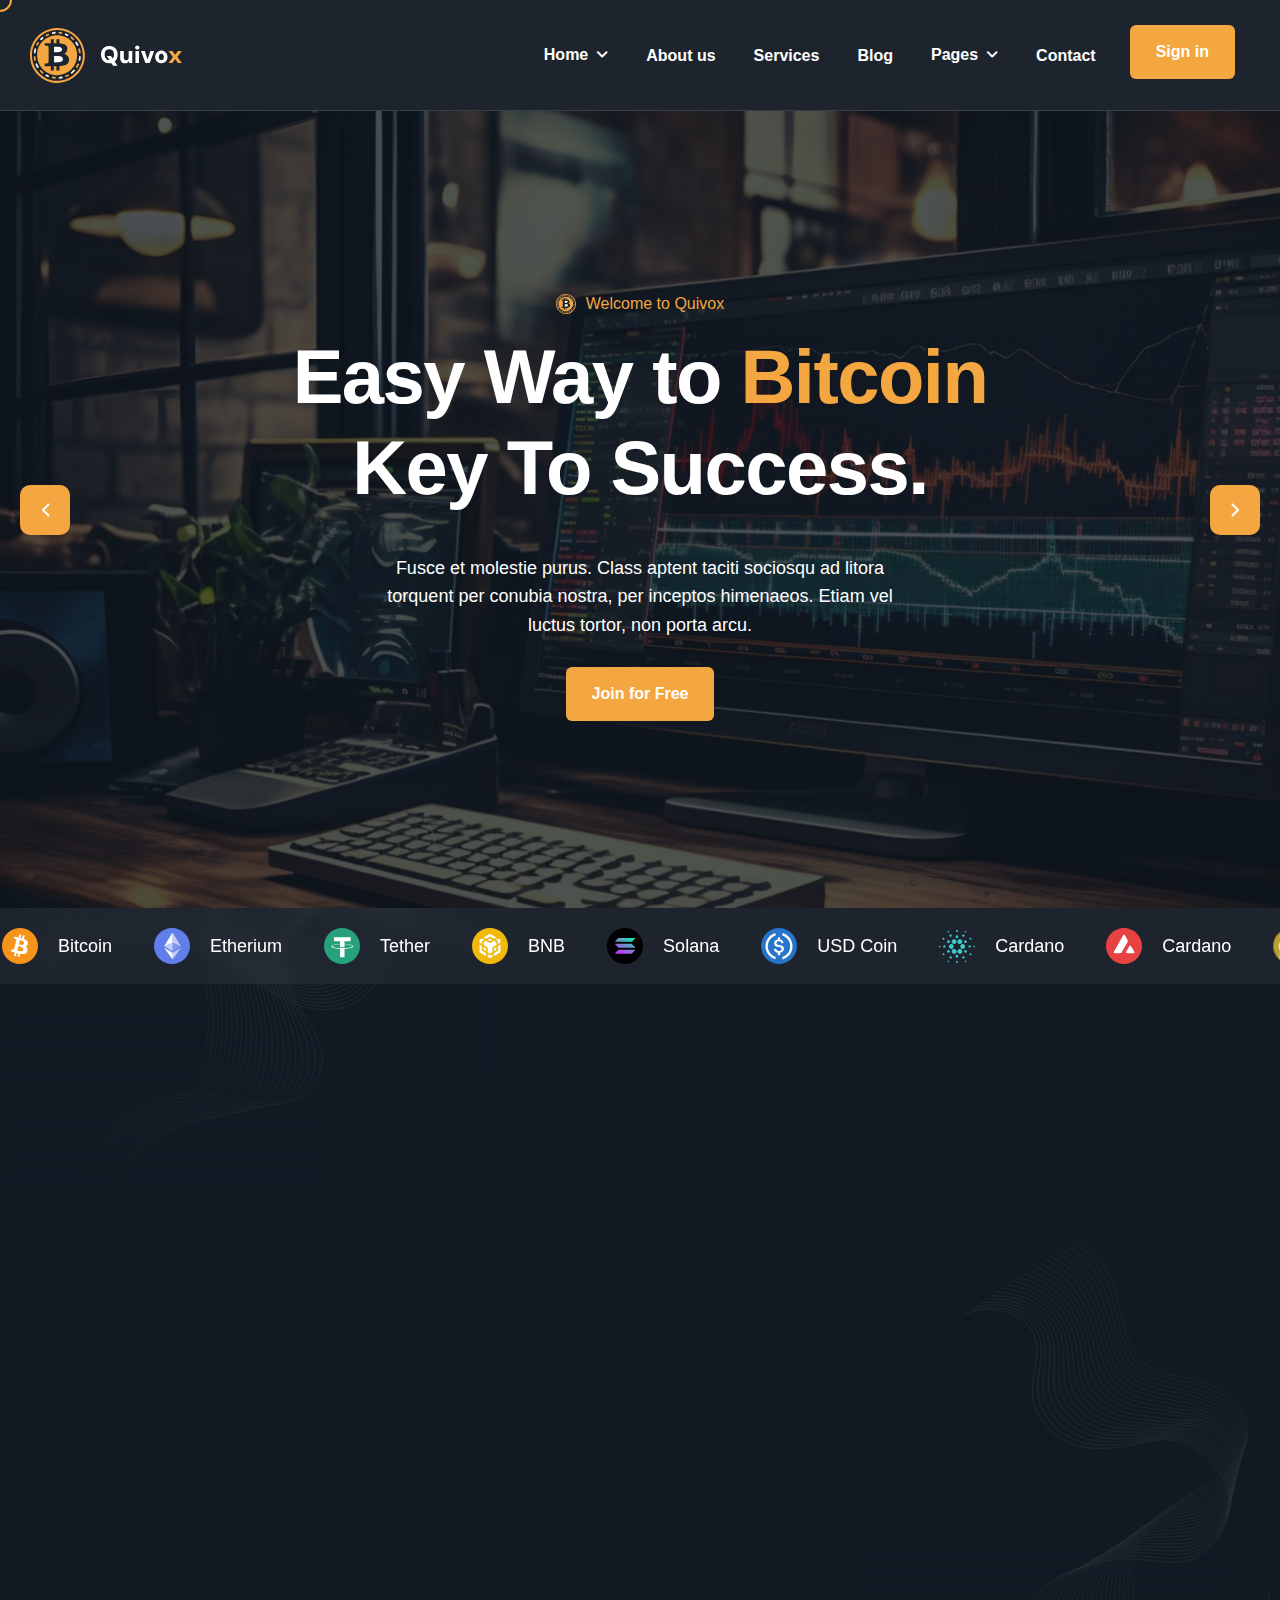
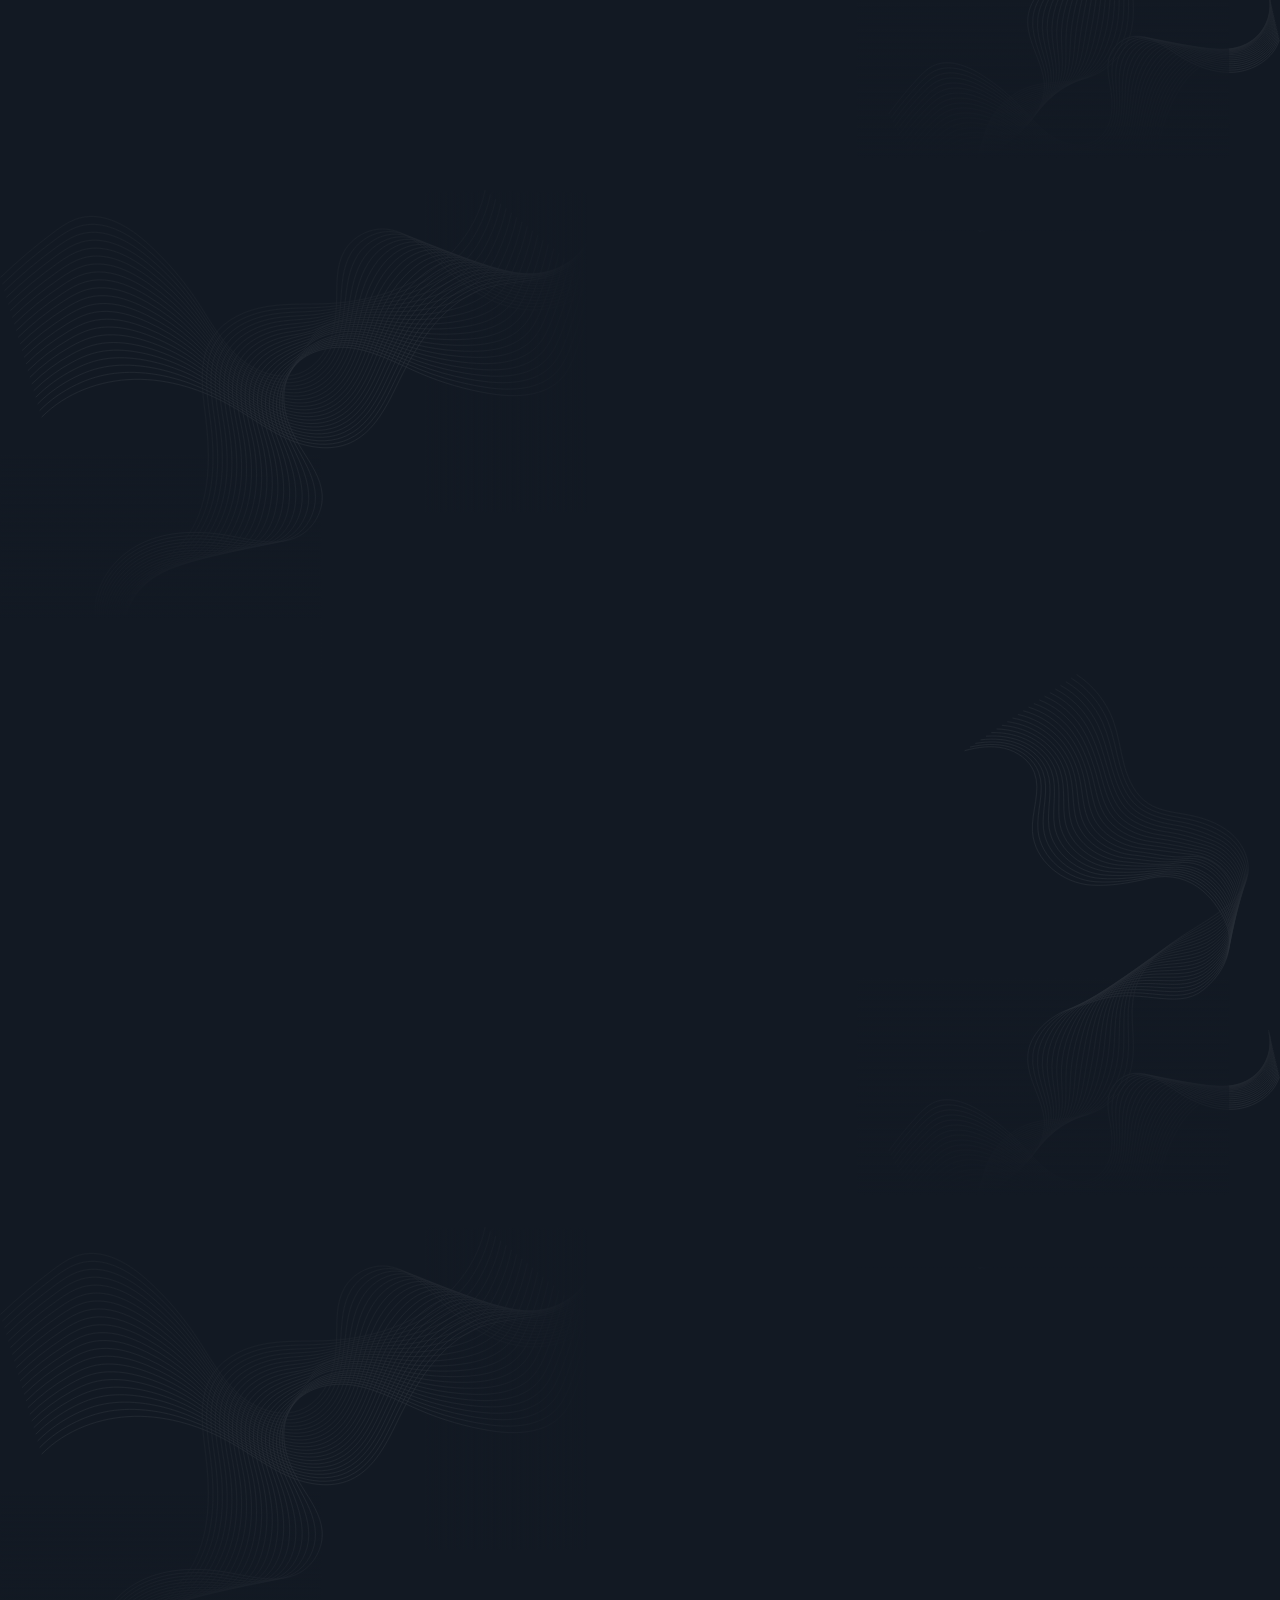
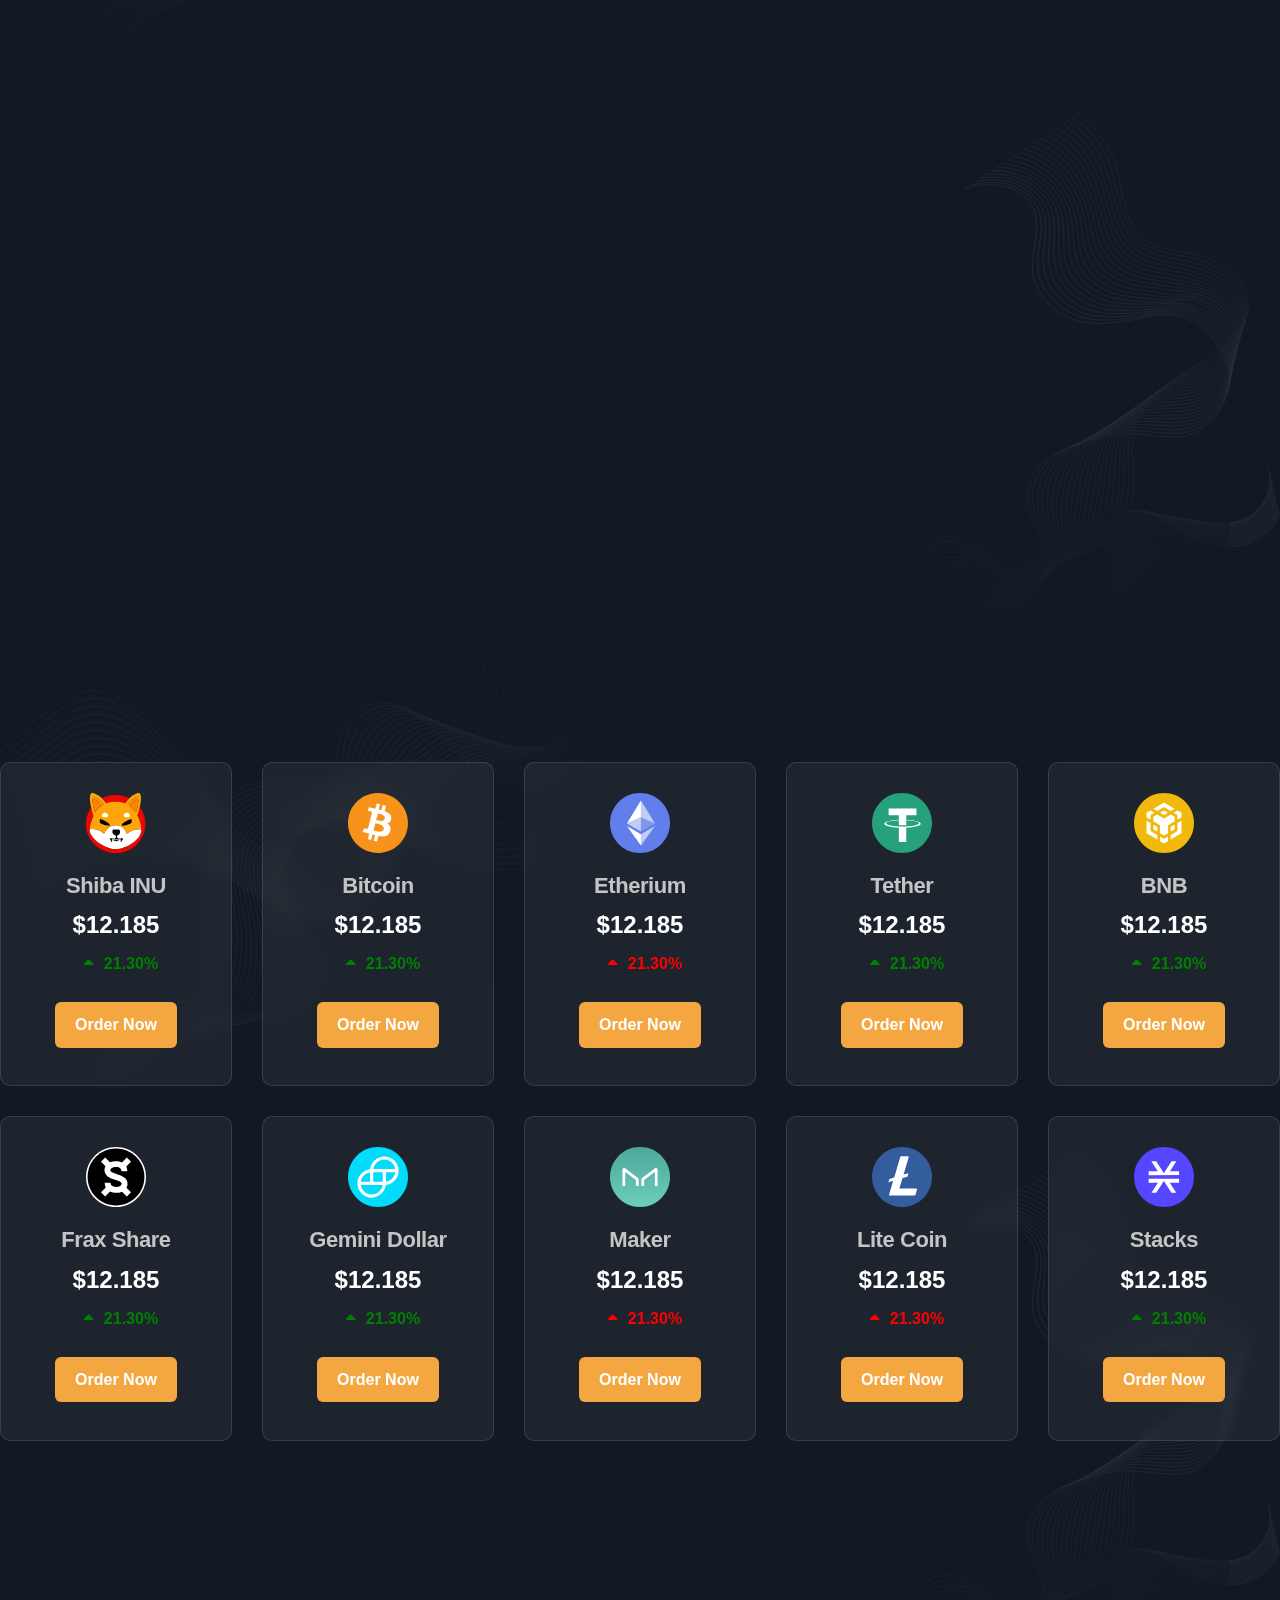
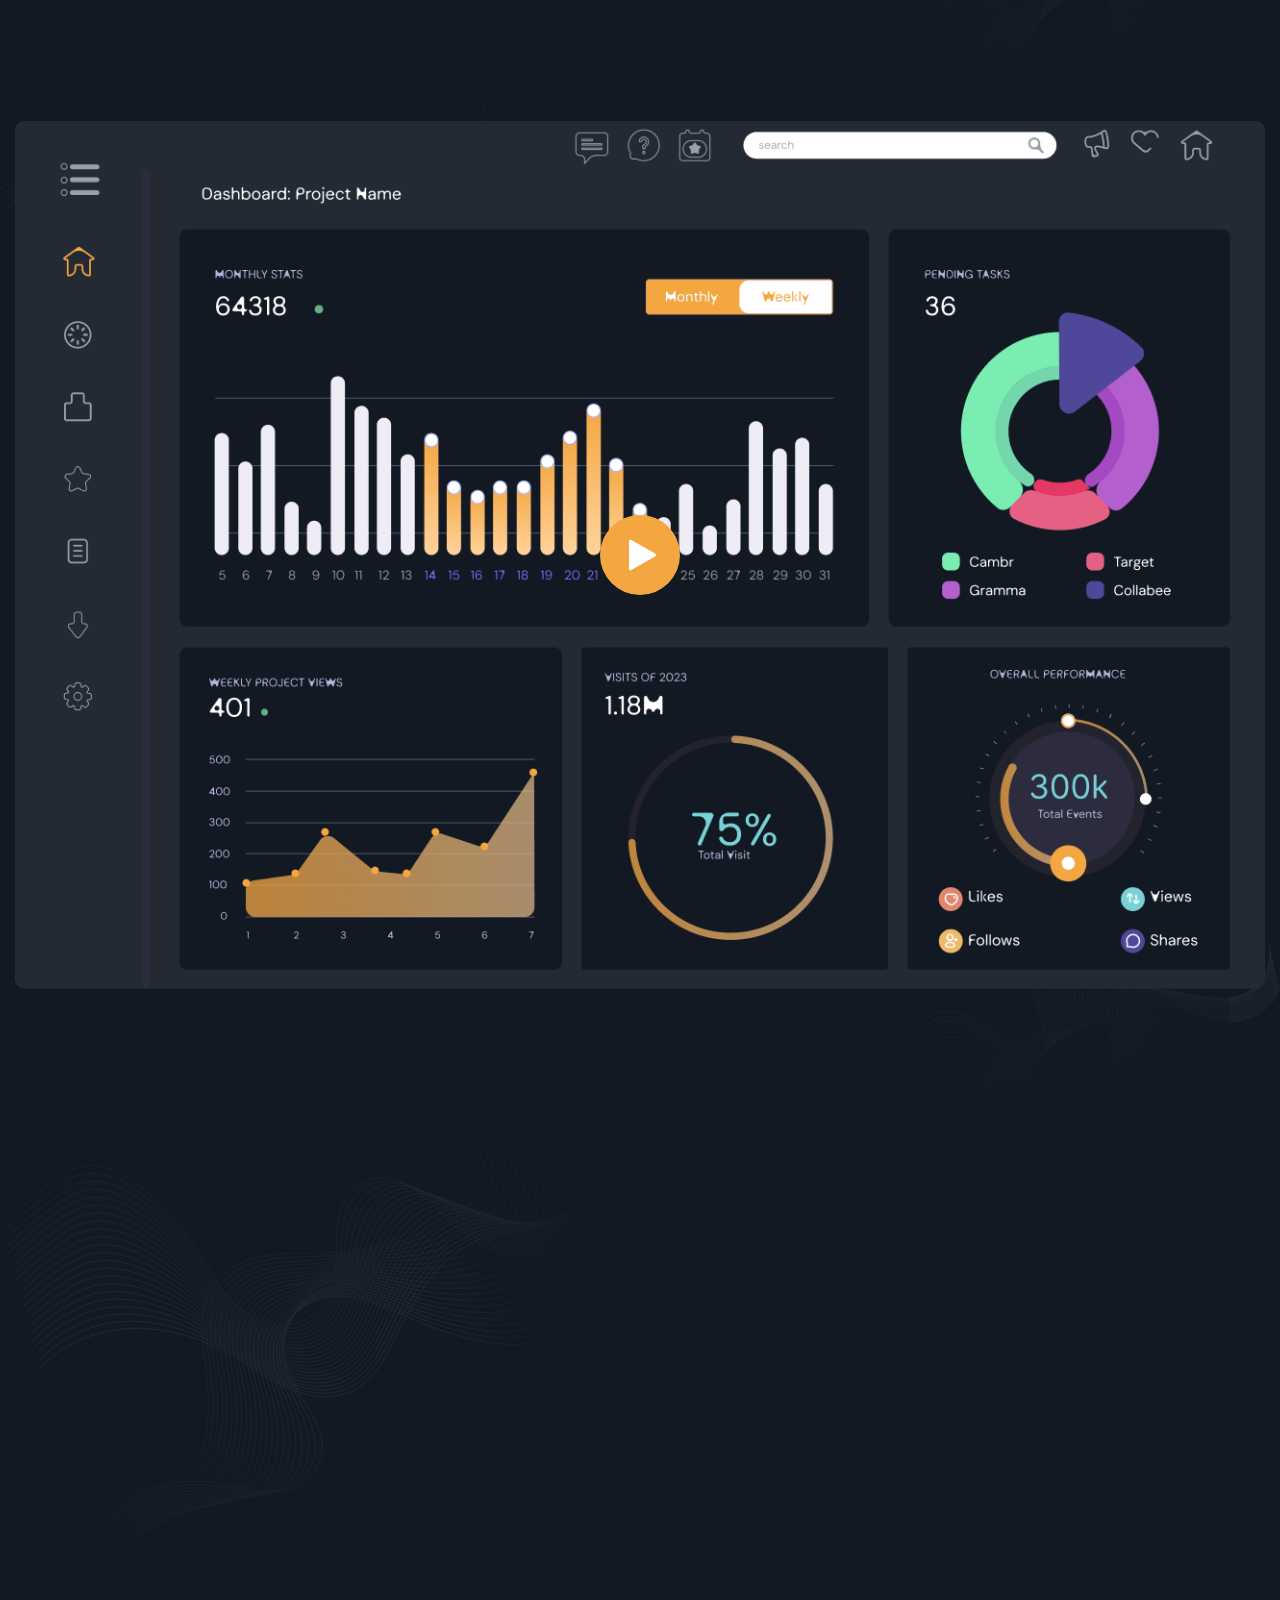
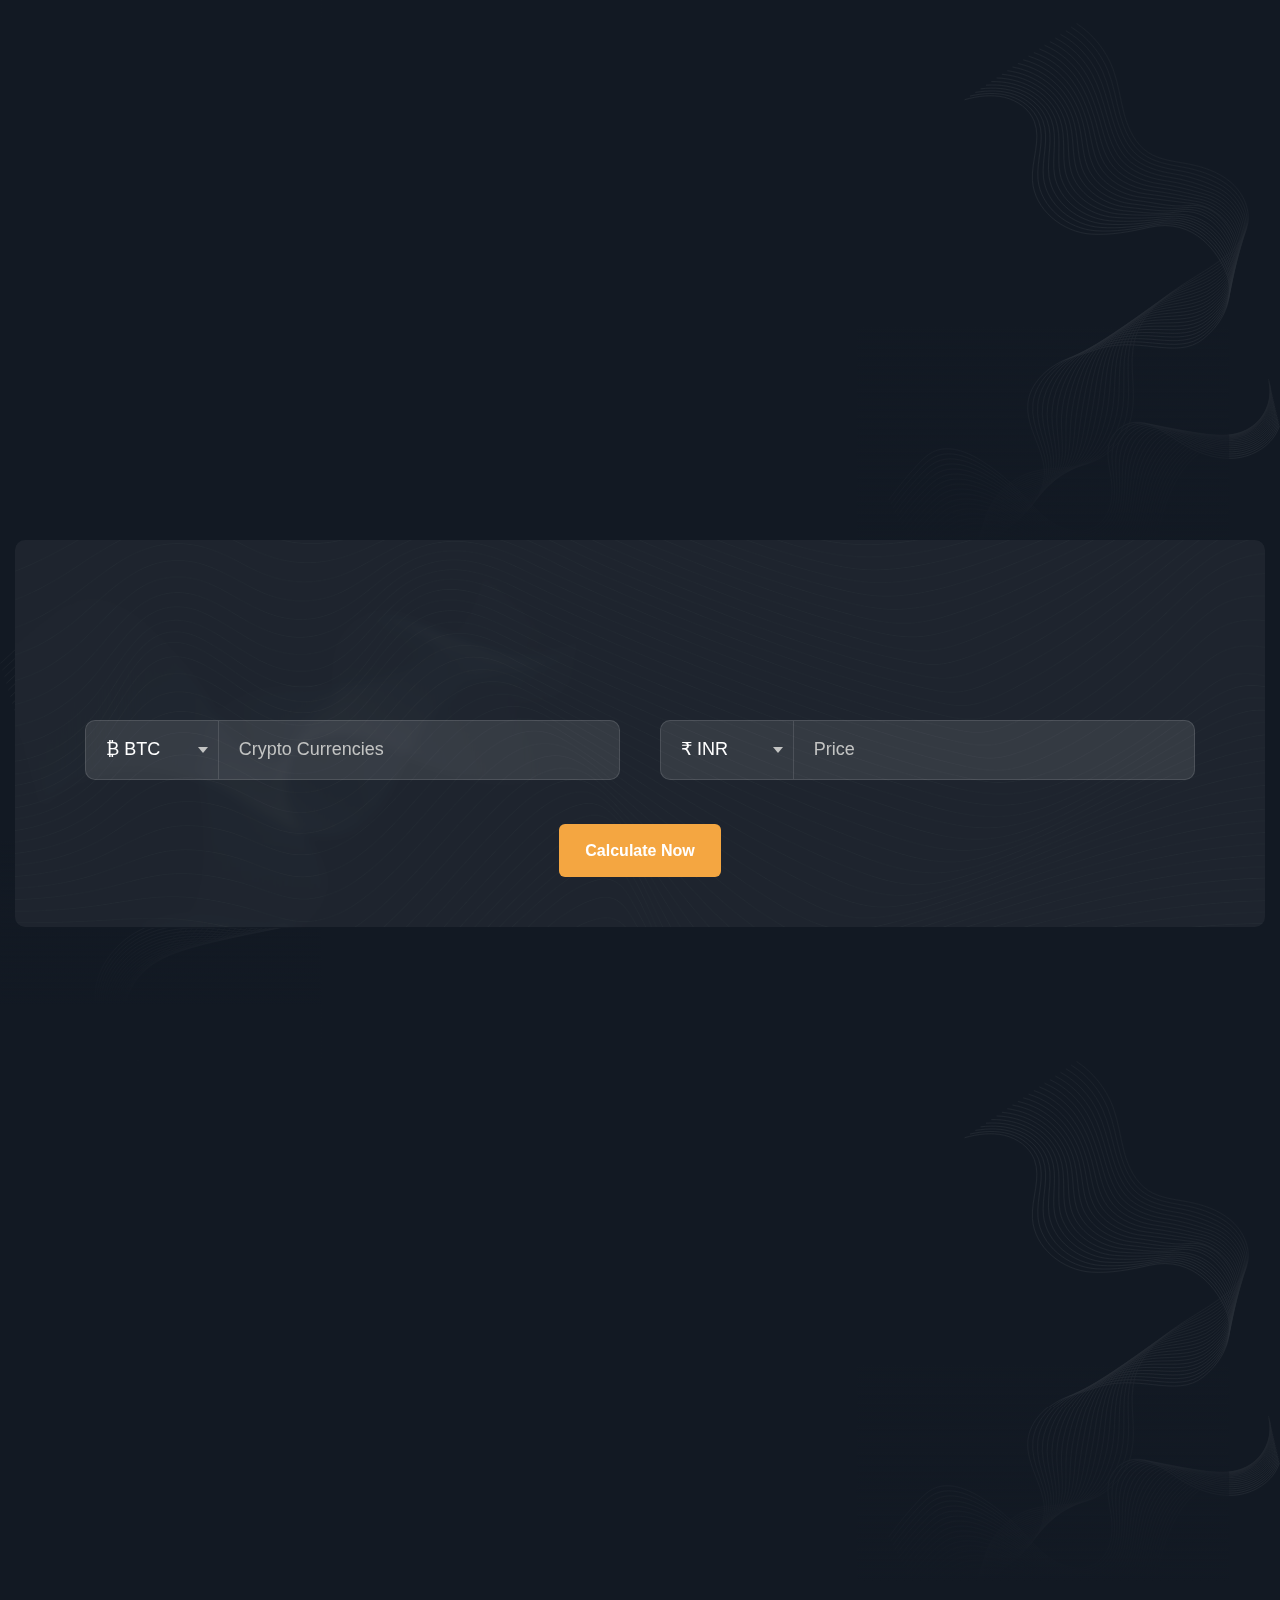
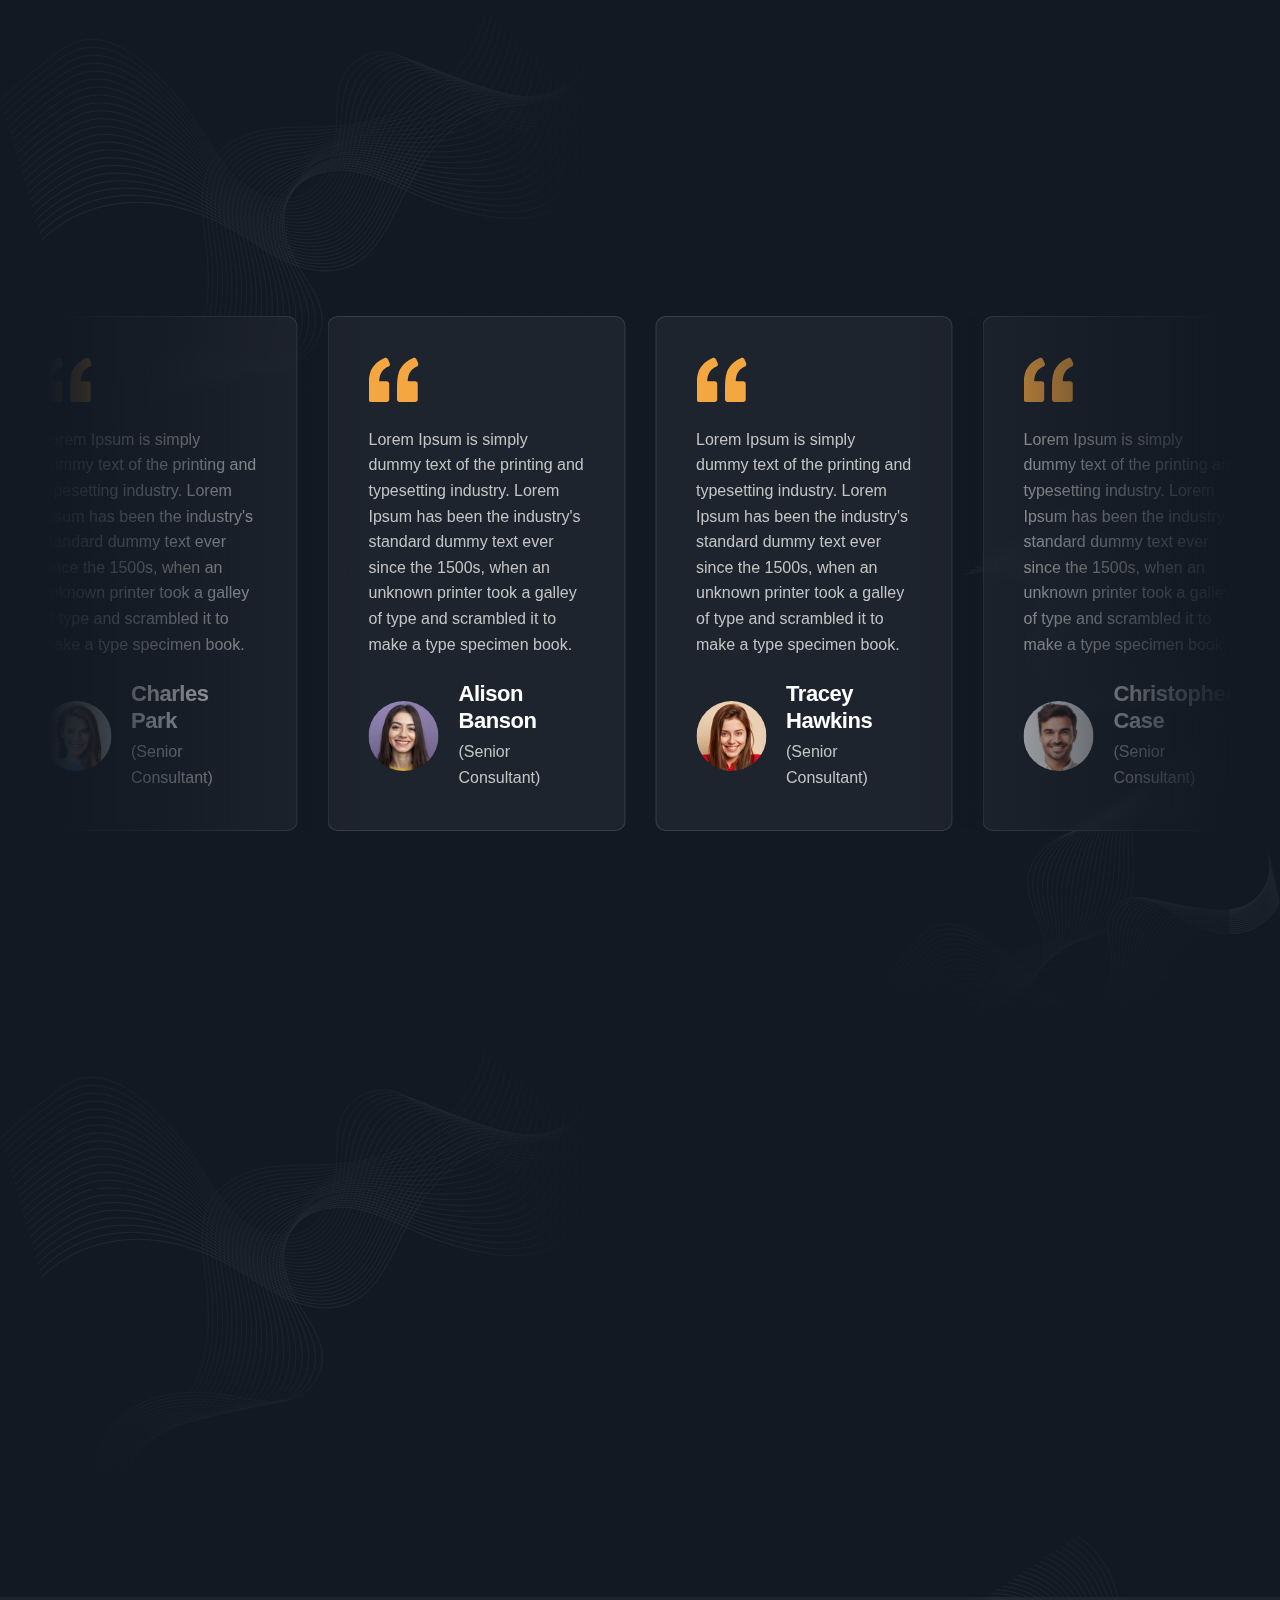
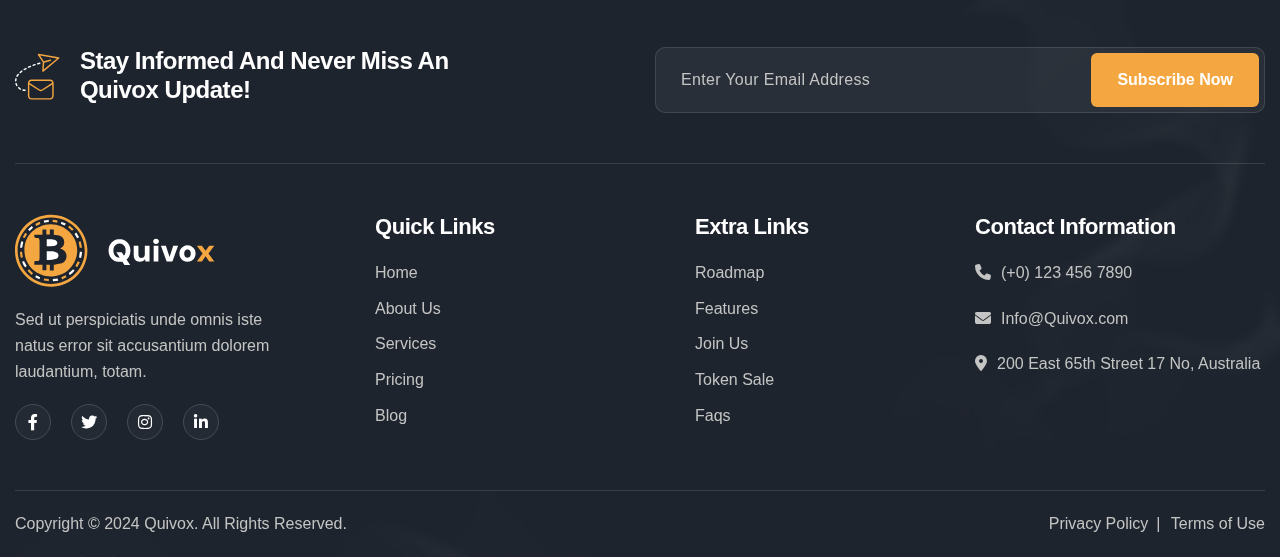
<file: html-preview/quivox/html/index-slider.html>
﻿<!DOCTYPE html>
<html lang="zxx">
<head>
	<!-- Meta -->
	<meta charset="utf-8">
	<meta http-equiv="X-UA-Compatible" content="IE=edge">
	<meta name="viewport" content="width=device-width, initial-scale=1.0">
	<meta name="description" content="">
	<meta name="keywords" content="">
	<meta name="author" content="Awaiken">
	<!-- Page Title -->
	<title>Quivox - Bitcoin & Crypto Currency HTML Template</title>
	<!-- Favicon Icon -->
	<link rel="shortcut icon" type="image/x-icon" href="images/favicon.png">
	<!-- Google Fonts css-->
	<link rel="preconnect" href="https://fonts.googleapis.com">
	<link rel="preconnect" href="https://fonts.gstatic.com" crossorigin="">
	<link href="../../../css2?family=DM+Sans:opsz,wght@9..40,100..1000&display=swap" rel="stylesheet">
	<!-- Bootstrap css -->
	<link href="css/bootstrap.min.css" rel="stylesheet" media="screen">
	<!-- SlickNav css -->
	<link href="css/slicknav.min.css" rel="stylesheet">
	<!-- Swiper css -->
	<link rel="stylesheet" href="css/swiper-bundle.min.css">
	<!-- Font Awesome icon css-->
	<link href="css/all.min.css" rel="stylesheet" media="screen">
	<!-- Animated css -->
	<link href="css/animate.css" rel="stylesheet">
	<!-- Magnific css -->
	<link href="css/magnific-popup.css" rel="stylesheet">
	<!-- Main custom css -->
	<link href="css/custom.css" rel="stylesheet" media="screen">
	<!-- HTML5 shim and Respond.js for IE8 support of HTML5 elements and media queries -->
	<!-- WARNING: Respond.js doesn't work if you view the page via file:// -->
	<!--[if lt IE 9]>
      <script src="https://oss.maxcdn.com/html5shiv/3.7.2/html5shiv.min.js"></script>
      <script src="https://oss.maxcdn.com/respond/1.4.2/respond.min.js"></script>
    <![endif]-->
</head>

<body class="tt-magic-cursor">

	<!-- Preloader Start -->
	<div class="preloader">
		<div class="loading-container">
			<div class="loading"></div>
			<div id="loading-icon"><img src="images/loader.svg" alt=""></div>
		</div>
	</div>
	<!-- Preloader End -->

	<!-- Magic Cursor Start -->
	<div id="magic-cursor">
		<div id="ball"></div>
	</div>
	<!-- Magic Cursor End -->

	<!-- Header Start -->
	<header class="main-header">
		<div class="header-sticky">
			<nav class="navbar navbar-expand-lg">
				<div class="container">
					<!-- Logo Start -->
					<a class="navbar-brand" href="index.html">
						<img src="images/logo.svg" alt="Logo">
					</a>
					<!-- Logo End -->

					<!-- Main Menu start -->
					<div class="collapse navbar-collapse main-menu">
						<ul class="navbar-nav mr-auto" id="menu">
							<li class="nav-item submenu"><a class="nav-link" href="index-slider.html">Home</a>
								<ul>
									<li class="nav-item"><a class="nav-link" href="index-slider.html">Home - Image</a>
									<li class="nav-item"><a class="nav-link" href="index-video.html">Home - Video</a></li>
									<li class="nav-item"><a class="nav-link" href="index-slider.html">Home - Slider</a></li>
								</ul>
							</li>
							<li class="nav-item"><a class="nav-link" href="about.html">About us</a></li>
							<li class="nav-item"><a class="nav-link" href="services.html">Services</a></li>
							<li class="nav-item"><a class="nav-link" href="blog.html">Blog</a></li>
							<li class="nav-item submenu"><a class="nav-link" href="#">Pages</a>
								<ul>
									<li class="nav-item"><a class="nav-link" href="blog-single.html">Blog Single</a></li>
									<li class="nav-item"><a class="nav-link" href="team.html">Our Team</a></li>
									<li class="nav-item"><a class="nav-link" href="faq.html">FAQs</a></li>
									<li class="nav-item"><a class="nav-link" href="404.html">404</a></li>
								</ul>
							</li>
							<li class="nav-item"><a class="nav-link" href="contact.html">Contact</a></li>
							<li class="nav-item highlighted-menu"><a class="nav-link" href="#">Sign in</a></li>
						</ul>
					</div>
					<!-- Main Menu End -->

					<div class="navbar-toggle"></div>
				</div>
			</nav>

			<div class="responsive-menu"></div>
		</div>
	</header>
	<!-- Header End -->

	<!-- Hero Section Start -->
	<div class="hero hero-slider">
		<div class="hero-slider-layout1">
			<div class="swiper">
				<div class="swiper-wrapper">
					<!-- Hero Slide Start -->
					<div class="swiper-slide">
						<div class="hero-slide">
							<!-- Slider Image Start -->
							<div class="hero-slider-image">
								<img src="images/hero.jpg" alt="">
							</div>
							<!-- Slider Image End -->

							<!-- Slider Content Start -->
							<div class="container">
								<div class="row align-items-center">
									<div class="col-12">
										<!-- Hero Left Content Start -->
										<div class="hero-content">
											<div class="section-title">
												<h3>Welcome to Quivox</h3>
												<h1>Easy Way to <span>Bitcoin</span> Key To Success.</h1>
											</div>
											<div class="hero-content-body">
												<p>Fusce et molestie purus. Class aptent taciti sociosqu ad litora torquent per conubia nostra, per inceptos himenaeos. Etiam vel luctus tortor, non porta arcu.</p>
											</div>
					
											<div class="hero-content-footer">
												<a href="#" class="btn-default">Join for Free</a>
											</div>
										</div>
										<!-- Hero Left Content End -->
									</div>
								</div>
							</div>
							<!-- Slider Content End -->
						</div>
					</div>
					<!-- Hero Slide End -->

					<!-- Hero Slide Start -->
					<div class="swiper-slide">
						<div class="hero-slide">
							<!-- Slider Image Start -->
							<div class="hero-slider-image">
								<img src="images/hero-2.jpg" alt="">
							</div>
							<!-- Slider Image End -->

							<!-- Slider Content Start -->
							<div class="container">
								<div class="row align-items-center">
									<div class="col-12">
										<!-- Hero Left Content Start -->
										<div class="hero-content">
											<div class="section-title">
												<h3>Welcome to Quivox</h3>
												<h1>Easy Way to <span>Bitcoin</span> Key To Success.</h1>
											</div>
											<div class="hero-content-body">
												<p>Fusce et molestie purus. Class aptent taciti sociosqu ad litora torquent per conubia nostra, per inceptos himenaeos. Etiam vel luctus tortor, non porta arcu.</p>
											</div>
					
											<div class="hero-content-footer">
												<a href="#" class="btn-default">Join for Free</a>
											</div>
										</div>
										<!-- Hero Left Content End -->
									</div>
								</div>
							</div>
							<!-- Slider Content End -->
						</div>
					</div>
					<!-- Hero Slide End -->
				</div>

				<div class="hero-button-prev"></div>
				<div class="hero-button-next"></div>
			</div>  
		</div>		
	</div>
	<!-- Hero Section End -->

	<!-- Coin Ticker Start -->
	<div class="coin-ticker">
		<div class="container-fluid">
			<div class="row no-gap">
				<div class="col-md-12">
					<!-- Coin Ticker Box Start -->
					<div class="coin-ticker-box">
						<div class="scrolling-ticker-box">
							<div class="scrolling-content">
								<div class="scrolling-item">
									<div class="icon-box">
										<img src="images/icon-ticker-1.svg" alt="">
									</div>

									<p>Bitcoin</p>
								</div>

								<div class="scrolling-item">
									<div class="icon-box">
										<img src="images/icon-ticker-2.svg" alt="">
									</div>

									<p>Etherium</p>
								</div>

								<div class="scrolling-item">
									<div class="icon-box">
										<img src="images/icon-ticker-3.svg" alt="">
									</div>

									<p>Tether</p>
								</div>

								<div class="scrolling-item">
									<div class="icon-box">
										<img src="images/icon-ticker-4.svg" alt="">
									</div>

									<p>BNB</p>
								</div>

								<div class="scrolling-item">
									<div class="icon-box">
										<img src="images/icon-ticker-5.svg" alt="">
									</div>

									<p>Solana</p>
								</div>

								<div class="scrolling-item">
									<div class="icon-box">
										<img src="images/icon-ticker-6.svg" alt="">
									</div>

									<p>USD Coin</p>
								</div>

								<div class="scrolling-item">
									<div class="icon-box">
										<img src="images/icon-ticker-7.svg" alt="">
									</div>

									<p>Cardano</p>
								</div>

								<div class="scrolling-item">
									<div class="icon-box">
										<img src="images/icon-ticker-8.svg" alt="">
									</div>

									<p>Cardano</p>
								</div>

								<div class="scrolling-item">
									<div class="icon-box">
										<img src="images/icon-ticker-9.svg" alt="">
									</div>

									<p>Dogecoin</p>
								</div>

								<div class="scrolling-item">
									<div class="icon-box">
										<img src="images/icon-ticker-10.svg" alt="">
									</div>

									<p>Tron</p>
								</div>

								<div class="scrolling-item">
									<div class="icon-box">
										<img src="images/icon-ticker-11.svg" alt="">
									</div>

									<p>Polygon</p>
								</div>

								<div class="scrolling-item">
									<div class="icon-box">
										<img src="images/icon-ticker-12.svg" alt="">
									</div>

									<p>Shiba INU</p>
								</div>

								<div class="scrolling-item">
									<div class="icon-box">
										<img src="images/icon-ticker-13.svg" alt="">
									</div>

									<p>Lite Coin</p>
								</div>

								<div class="scrolling-item">
									<div class="icon-box">
										<img src="images/icon-ticker-14.svg" alt="">
									</div>

									<p>Stacks</p>
								</div>
							</div>	

							<div class="scrolling-content">
								<div class="scrolling-item">
									<div class="icon-box">
										<img src="images/icon-ticker-1.svg" alt="">
									</div>

									<p>Bitcoin</p>
								</div>

								<div class="scrolling-item">
									<div class="icon-box">
										<img src="images/icon-ticker-2.svg" alt="">
									</div>

									<p>Etherium</p>
								</div>

								<div class="scrolling-item">
									<div class="icon-box">
										<img src="images/icon-ticker-3.svg" alt="">
									</div>

									<p>Tether</p>
								</div>

								<div class="scrolling-item">
									<div class="icon-box">
										<img src="images/icon-ticker-4.svg" alt="">
									</div>

									<p>BNB</p>
								</div>

								<div class="scrolling-item">
									<div class="icon-box">
										<img src="images/icon-ticker-5.svg" alt="">
									</div>

									<p>Solana</p>
								</div>

								<div class="scrolling-item">
									<div class="icon-box">
										<img src="images/icon-ticker-6.svg" alt="">
									</div>

									<p>USD Coin</p>
								</div>

								<div class="scrolling-item">
									<div class="icon-box">
										<img src="images/icon-ticker-7.svg" alt="">
									</div>

									<p>Cardano</p>
								</div>

								<div class="scrolling-item">
									<div class="icon-box">
										<img src="images/icon-ticker-8.svg" alt="">
									</div>

									<p>Cardano</p>
								</div>

								<div class="scrolling-item">
									<div class="icon-box">
										<img src="images/icon-ticker-9.svg" alt="">
									</div>

									<p>Dogecoin</p>
								</div>

								<div class="scrolling-item">
									<div class="icon-box">
										<img src="images/icon-ticker-10.svg" alt="">
									</div>

									<p>Tron</p>
								</div>

								<div class="scrolling-item">
									<div class="icon-box">
										<img src="images/icon-ticker-11.svg" alt="">
									</div>

									<p>Polygon</p>
								</div>

								<div class="scrolling-item">
									<div class="icon-box">
										<img src="images/icon-ticker-12.svg" alt="">
									</div>

									<p>Shiba INU</p>
								</div>

								<div class="scrolling-item">
									<div class="icon-box">
										<img src="images/icon-ticker-13.svg" alt="">
									</div>

									<p>Lite Coin</p>
								</div>

								<div class="scrolling-item">
									<div class="icon-box">
										<img src="images/icon-ticker-14.svg" alt="">
									</div>

									<p>Stacks</p>
								</div>
							</div>						
						</div>
					</div>
					<!-- Coin Ticker Box End -->
				</div>
			</div>
		</div>
	</div>
	<!-- Coin Ticker End -->

	<!-- About us Section Start -->
	<div class="about-us">
		<div class="container">
			<div class="row">
				<div class="col-md-12">
					<!-- Section Title Start -->
					<div class="section-title">
						<h3 class="wow fadeInUp">About Quivox</h3>
						<h2 class="text-anime">Simple. Faster. Secure</h2>
					</div>
					<!-- Section Title End -->
				</div>
			</div>

			<div class="row align-items-center">
				<div class="col-lg-6 col-12">
					<!-- About Images Start -->
					<div class="about-images">
						<div class="about-image">
							<figure class="image-anime reveal">
								<img src="images/about-us-1.jpg" alt="">
							</figure>
						</div>

						<div class="about-image">
							<figure class="image-anime reveal">
								<img src="images/about-us-2.jpg" alt="">
							</figure>

							<div class="about-info-item wow fadeInUp" data-wow-delay="0.5s">
								<div class="icon-box">
									<img src="images/icon-bitcoin-exchange.svg" alt="">
								</div>

								<h5>Bitcoin Exchange</h5>
							</div>
						</div>
					</div>
					<!-- About Images End -->
				</div>

				<div class="col-lg-6 col-12">
					<!-- About Content Start -->
					<div class="about-content">
						<div class="about-body wow fadeInUp" data-wow-delay="0.25s">
							<p>Sed ut perspiciatis unde omnis iste natus error sit voluptatem accusantium dolorem laudantium, totam rem aperiam, eaque ipsa quae ab illo inventore veritatis et quasi architecto beatae vitae dicta sunt explicabo.</p>

							<p>totam rem aperiam, eaque ipsa quae ab illo inventore veritatis et quasi architecto beatae vitae dicta sunt explicabo. Nemo enim ipsam voluptatem quia voluptas sit aspernatur aut odit aut fugit, sed quia consequuntur magni.</p>
						</div>

						<div class="about-list-item wow fadeInUp" data-wow-delay="0.5s">
							<ul>
								<li>Designed for everyone</li>
								<li>Trade as you go</li>
								<li>All the tools you want</li>
								<li>Automatic conversion</li>
								<li>Multiple asset classes</li>
								<li>Simple to manage</li>
								<li>Scan. Convert. Pay.</li>
								<li>Quick to set up</li>
							</ul>
						</div>

						<div class="about-footer wow fadeInUp" data-wow-delay="0.75s">
							<a href="#" class="btn-default">Read More</a>
						</div>
					</div>
					<!-- About Content End -->
				</div>
			</div>
		</div>
	</div>
	<!-- About us Section End -->

	<!-- How It Works Section Start -->
	<div class="how-it-works">
		<div class="container">
			<div class="row">
				<div class="col-md-12">
					<!-- Section Title Start -->
					<div class="section-title">
						<h3 class="wow fadeInUp">How it Works</h3>
						<h2 class="text-anime">Get Started Today with Quivox</h2>
					</div>
					<!-- Section Title End -->
				</div>
			</div>

			<div class="row">
				<div class="col-md-4">
					<!-- How It Work Item Start -->
					<div class="how-it-works-item wow fadeInUp" data-wow-delay="0.25s">
						<div class="icon-box">
							<img src="images/icon-how-it-work-1.svg" alt="">
						</div>

						<h3>Download Bitcoin Wallet</h3>
						<p>Get it on PC or Mobile to create, send and receive bitcoins.</p>
					</div>
					<!-- How It Work Item End -->
				</div>

				<div class="col-md-4">
					<!-- How It Work Item Start -->
					<div class="how-it-works-item wow fadeInUp" data-wow-delay="0.5s">
						<div class="icon-box">
							<img src="images/icon-how-it-work-2.svg" alt="">
						</div>

						<h3>Add Coins to Your Wallet</h3>
						<p>Add bitcoins you’ve created or exchanged via credit card.</p>
					</div>
					<!-- How It Work Item End -->
				</div>

				<div class="col-md-4">
					<!-- How It Work Item Start -->
					<div class="how-it-works-item wow fadeInUp" data-wow-delay="0.75s">
						<div class="icon-box">
							<img src="images/icon-how-it-work-3.svg" alt="">
						</div>

						<h3>Buy/Sell with Wallet</h3>
						<p>Enter receiver's address, specify the amount and send.</p>
					</div>
					<!-- How It Work Item End -->
				</div>
			</div>
		</div>
	</div>
	<!-- How It Works Section End -->

	<!-- Exclusive Partners Section Start -->
	<div class="exclusive-partners">
		<div class="container">
			<div class="row">
				<div class="col-md-12">
					<!-- Section Title Start -->
					<div class="section-title">
						<h3 class="wow fadeInUp">Executive Partners</h3>
						<h2 class="text-anime">100+ Partners & Supporters</h2>
					</div>
					<!-- Section Title End -->
				</div>
			</div>

			<div class="row">
				<div class="col-md-12">
					<!-- Partners Logos Start -->
					<div class="partners-logos wow fadeInUp" data-wow-delay="0.5s">
						<!-- Partner Item Start -->
						<div class="partner-item">
							<img src="images/icon-executive-partners-1.svg" alt="">
						</div>
						<!-- Partner Item End -->

						<!-- Partner Item Start -->
						<div class="partner-item">
							<img src="images/icon-executive-partners-2.svg" alt="">
						</div>
						<!-- Partner Item End -->

						<!-- Partner Item Start -->
						<div class="partner-item">
							<img src="images/icon-executive-partners-3.svg" alt="">
						</div>
						<!-- Partner Item End -->

						<!-- Partner Item Start -->
						<div class="partner-item">
							<img src="images/icon-executive-partners-4.svg" alt="">
						</div>
						<!-- Partner Item End -->

						<!-- Partner Item Start -->
						<div class="partner-item">
							<img src="images/icon-executive-partners-5.svg" alt="">
						</div>
						<!-- Partner Item End -->

						<!-- Partner Item Start -->
						<div class="partner-item">
							<img src="images/icon-executive-partners-1.svg" alt="">
						</div>
						<!-- Partner Item End -->

						<!-- Partner Item Start -->
						<div class="partner-item">
							<img src="images/icon-executive-partners-2.svg" alt="">
						</div>
						<!-- Partner Item End -->

						<!-- Partner Item Start -->
						<div class="partner-item">
							<img src="images/icon-executive-partners-3.svg" alt="">
						</div>
						<!-- Partner Item End -->

						<!-- Partner Item Start -->
						<div class="partner-item">
							<img src="images/icon-executive-partners-4.svg" alt="">
						</div>
						<!-- Partner Item End -->
					</div>
					<!-- Partners Logos End -->
				</div>
			</div>
		</div>
	</div>
	<!-- Exclusive Partners Section End -->
	
	<!-- Our Services Section Start -->
	<div class="our-services">
		<div class="container">
			<div class="row">
				<div class="col-md-12">
					<!-- Section Title Start -->
					<div class="section-title">
						<h3 class="wow fadeInUp">Our Services</h3>
						<h2 class="text-anime">Explore Quivox Services</h2>
					</div>
					<!-- Section Title End -->
				</div>
			</div>

			<div class="row">
				<div class="col-lg-4 col-md-6">
					<!-- Service Item Start -->
					<div class="service-item wow fadeInUp" data-wow-delay="0.25s">
						<div class="icon-box">
							<img src="images/icon-our-services-1.svg" alt="">
						</div>

						<h3>Smart Trading Modules</h3>
						<p>Sed ut perspiciatis unde omnis iste natus error sit voluptatem accusantium dolorem laudantium, totam rem.</p>
					</div>
					<!-- Service Item End -->
				</div>

				<div class="col-lg-4 col-md-6">
					<!-- Service Item Start -->
					<div class="service-item active wow fadeInUp" data-wow-delay="0.5s">
						<div class="icon-box">
							<img src="images/icon-our-services-2.svg" alt="">
						</div>

						<h3>Adaptive Social Assistant</h3>
						<p>Sed ut perspiciatis unde omnis iste natus error sit voluptatem accusantium dolorem laudantium, totam rem.</p>
					</div>
					<!-- Service Item End -->
				</div>

				<div class="col-lg-4 col-md-6">
					<!-- Service Item Start -->
					<div class="service-item wow fadeInUp" data-wow-delay="0.75s">
						<div class="icon-box">
							<img src="images/icon-our-services-3.svg" alt="">
						</div>

						<h3>Analyzer of the News with powerful AII</h3>
						<p>Sed ut perspiciatis unde omnis iste natus error sit voluptatem accusantium dolorem laudantium, totam rem.</p>
					</div>
					<!-- Service Item End -->
				</div>

				<div class="col-lg-4 col-md-6">
					<!-- Service Item Start -->
					<div class="service-item wow fadeInUp" data-wow-delay="1.0s">
						<div class="icon-box">
							<img src="images/icon-our-services-4.svg" alt="">
						</div>

						<h3>Exchange Order Management</h3>
						<p>Sed ut perspiciatis unde omnis iste natus error sit voluptatem accusantium dolorem laudantium, totam rem.</p>
					</div>
					<!-- Service Item End -->
				</div>

				<div class="col-lg-4 col-md-6">
					<!-- Service Item Start -->
					<div class="service-item wow fadeInUp" data-wow-delay="1.25s">
						<div class="icon-box">
							<img src="images/icon-our-services-5.svg" alt="">
						</div>

						<h3>Module of Price Notification</h3>
						<p>Sed ut perspiciatis unde omnis iste natus error sit voluptatem accusantium dolorem laudantium, totam rem.</p>
					</div>
					<!-- Service Item End -->
				</div>

				<div class="col-lg-4 col-md-6">
					<!-- Service Item Start -->
					<div class="service-item wow fadeInUp" data-wow-delay="1.50s">
						<div class="icon-box">
							<img src="images/icon-our-services-6.svg" alt="">
						</div>

						<h3>Crypto Trading Platform</h3>
						<p>Sed ut perspiciatis unde omnis iste natus error sit voluptatem accusantium dolorem laudantium, totam rem.</p>
					</div>
					<!-- Service Item End -->
				</div>
			</div>
		</div>
	</div>
	<!-- Our Services Section End -->

	<!-- Price Section Start -->
	<div class="price-section">
		<div class="container-fluid">
			<div class="row">
				<div class="col-md-12">
					<!-- Section Title Start -->
					<div class="section-title">
						<h3 class="wow fadeInUp">Price</h3>
						<h2 class="text-anime">Explore Cryptocurrency Price</h2>
					</div>
					<!-- Section Title End -->
				</div>
			</div>

			<div class="row no-gap">
				<div class="col-md-12">
					<!-- Price Carousel Start -->
					<div class="price-carousel price-carousel-left ">
						<div class="swiper">
							<div class="swiper-wrapper">
								<div class="swiper-slide">
									<!-- price Item Start -->
									<div class="price-item">
										<div class="icon-box">
											<img src="images/icon-ticker-1.svg" alt="">
										</div>

										<div class="price-body">
											<h4>Bitcoin</h4>
											<p>$12.185<span class="price-green">21.30%</span></p>
											<a href="#" class="btn-default">Order Now</a>
										</div>
									</div>
									<!-- Price Item End -->
								</div>

								<div class="swiper-slide">
									<!-- price Item Start -->
									<div class="price-item">
										<div class="icon-box">
											<img src="images/icon-ticker-2.svg" alt="">
										</div>

										<div class="price-body">
											<h4>Etherium</h4>
											<p>$12.185<span class="price-red">21.30%</span></p>
											<a href="#" class="btn-default">Order Now</a>
										</div>
									</div>
									<!-- Price Item End -->
								</div>

								<div class="swiper-slide">
									<!-- price Item Start -->
									<div class="price-item">
										<div class="icon-box">
											<img src="images/icon-ticker-3.svg" alt="">
										</div>

										<div class="price-body">
											<h4>Tether</h4>
											<p>$12.185<span class="price-green">21.30%</span></p>
											<a href="#" class="btn-default">Order Now</a>
										</div>
									</div>
									<!-- Price Item End -->
								</div>

								<div class="swiper-slide">
									<!-- price Item Start -->
									<div class="price-item">
										<div class="icon-box">
											<img src="images/icon-ticker-4.svg" alt="">
										</div>

										<div class="price-body">
											<h4>BNB</h4>
											<p>$12.185<span class="price-green">21.30%</span></p>
											<a href="#" class="btn-default">Order Now</a>
										</div>
									</div>
									<!-- Price Item End -->
								</div>	

								<div class="swiper-slide">
									<!-- price Item Start -->
									<div class="price-item">
										<div class="icon-box">
											<img src="images/icon-ticker-5.svg" alt="">
										</div>

										<div class="price-body">
											<h4>Solana</h4>
											<p>$12.185<span class="price-red">21.30%</span></p>
											<a href="#" class="btn-default">Order Now</a>
										</div>
									</div>
									<!-- Price Item End -->
								</div>	

								<div class="swiper-slide">
									<!-- price Item Start -->
									<div class="price-item">
										<div class="icon-box">
											<img src="images/icon-ticker-6.svg" alt="">
										</div>

										<div class="price-body">
											<h4>USD Coin</h4>
											<p>$12.185<span class="price-green">21.30%</span></p>
											<a href="#" class="btn-default">Order Now</a>
										</div>
									</div>
									<!-- Price Item End -->
								</div>

								<div class="swiper-slide">
									<!-- price Item Start -->
									<div class="price-item">
										<div class="icon-box">
											<img src="images/icon-ticker-7.svg" alt="">
										</div>

										<div class="price-body">
											<h4>Cardano</h4>
											<p>$12.185<span class="price-green">21.30%</span></p>
											<a href="#" class="btn-default">Order Now</a>
										</div>
									</div>
									<!-- Price Item End -->
								</div>

								<div class="swiper-slide">
									<!-- price Item Start -->
									<div class="price-item">
										<div class="icon-box">
											<img src="images/icon-ticker-8.svg" alt="">
										</div>

										<div class="price-body">
											<h4>Cardano</h4>
											<p>$12.185<span class="price-red">21.30%</span></p>
											<a href="#" class="btn-default">Order Now</a>
										</div>
									</div>
									<!-- Price Item End -->
								</div>

								<div class="swiper-slide">
									<!-- price Item Start -->
									<div class="price-item">
										<div class="icon-box">
											<img src="images/icon-ticker-9.svg" alt="">
										</div>

										<div class="price-body">
											<h4>Dogecoin</h4>
											<p>$12.185<span class="price-green">21.30%</span></p>
											<a href="#" class="btn-default">Order Now</a>
										</div>
									</div>
									<!-- Price Item End -->
								</div>

								<div class="swiper-slide">	
									<!-- price Item Start -->
									<div class="price-item">
										<div class="icon-box">
											<img src="images/icon-ticker-10.svg" alt="">
										</div>

										<div class="price-body">
											<h4>Tron</h4>
											<p>$12.185<span class="price-green">21.30%</span></p>
											<a href="#" class="btn-default">Order Now</a>
										</div>
									</div>
									<!-- Price Item End -->
								</div>

								<div class="swiper-slide">
									<!-- price Item Start -->
									<div class="price-item">
										<div class="icon-box">
											<img src="images/icon-ticker-11.svg" alt="">
										</div>

										<div class="price-body">
											<h4>Polygon</h4>
											<p>$12.185<span class="price-red">21.30%</span></p>
											<a href="#" class="btn-default">Order Now</a>
										</div>
									</div>
									<!-- Price Item End -->
								</div>

								<div class="swiper-slide">
									<!-- price Item Start -->
									<div class="price-item">
										<div class="icon-box">
											<img src="images/icon-ticker-12.svg" alt="">
										</div>

										<div class="price-body">
											<h4>Shiba INU</h4>
											<p>$12.185<span class="price-green">21.30%</span></p>
											<a href="#" class="btn-default">Order Now</a>
										</div>
									</div>
									<!-- Price Item End -->
								</div>
							</div>	
						</div>
					</div>
					<!-- Price Carousel End -->

					<!-- Price Carousel Start -->
					<div class="price-carousel price-carousel-right">
						<div class="swiper">
							<div class="swiper-wrapper">
								<div class="swiper-slide">
									<!-- price Item Start -->
									<div class="price-item">
										<div class="icon-box">
											<img src="images/icon-ticker-13.svg" alt="">
										</div>

										<div class="price-body">
											<h4>Lite Coin</h4>
											<p>$12.185<span class="price-red">21.30%</span></p>
											<a href="#" class="btn-default">Order Now</a>
										</div>
									</div>
									<!-- Price Item End -->
								</div>

								<div class="swiper-slide">
									<!-- price Item Start -->
									<div class="price-item">
										<div class="icon-box">
											<img src="images/icon-ticker-14.svg" alt="">
										</div>

										<div class="price-body">
											<h4>Stacks</h4>
											<p>$12.185<span class="price-green">21.30%</span></p>
											<a href="#" class="btn-default">Order Now</a>
										</div>
									</div>
									<!-- Price Item End -->
								</div>

								<div class="swiper-slide">
									<!-- price Item Start -->
									<div class="price-item">
										<div class="icon-box">
											<img src="images/icon-ticker-15.svg" alt="">
										</div>

										<div class="price-body">
											<h4>Toncoin</h4>
											<p>$12.185<span class="price-red">21.30%</span></p>
											<a href="#" class="btn-default">Order Now</a>
										</div>
									</div>
									<!-- Price Item End -->
								</div>

								<div class="swiper-slide">
									<!-- price Item Start -->
									<div class="price-item">
										<div class="icon-box">
											<img src="images/icon-ticker-16.svg" alt="">
										</div>

										<div class="price-body">
											<h4>Filecoin</h4>
											<p>$12.185<span class="price-green">21.30%</span></p>
											<a href="#" class="btn-default">Order Now</a>
										</div>
									</div>
									<!-- Price Item End -->
								</div>

								<div class="swiper-slide">
									<!-- price Item Start -->
									<div class="price-item">
										<div class="icon-box">
											<img src="images/icon-ticker-17.svg" alt="">
										</div>

										<div class="price-body">
											<h4>Hedera</h4>
											<p>$12.185<span class="price-red">21.30%</span></p>
											<a href="#" class="btn-default">Order Now</a>
										</div>
									</div>
									<!-- Price Item End -->
								</div>

								<div class="swiper-slide">
									<!-- price Item Start -->
									<div class="price-item">
										<div class="icon-box">
											<img src="images/icon-ticker-18.svg" alt="">
										</div>

										<div class="price-body">
											<h4>DigiByte</h4>
											<p>$12.185<span class="price-green">21.30%</span></p>
											<a href="#" class="btn-default">Order Now</a>
										</div>
									</div>
									<!-- Price Item End -->
								</div>

								<div class="swiper-slide">
									<!-- price Item Start -->
									<div class="price-item">
										<div class="icon-box">
											<img src="images/icon-ticker-19.svg" alt="">
										</div>

										<div class="price-body">
											<h4>Centrifuge</h4>
											<p>$12.185<span class="price-red">21.30%</span></p>
											<a href="#" class="btn-default">Order Now</a>
										</div>
									</div>
									<!-- Price Item End -->
								</div>

								<div class="swiper-slide">
									<!-- price Item Start -->
									<div class="price-item">
										<div class="icon-box">
											<img src="images/icon-ticker-20.svg" alt="">
										</div>

										<div class="price-body">
											<h4>Flux</h4>
											<p>$12.185<span class="price-green">21.30%</span></p>
											<a href="#" class="btn-default">Order Now</a>
										</div>
									</div>
									<!-- Price Item End -->
								</div>

								<div class="swiper-slide">
									<!-- price Item Start -->
									<div class="price-item">
										<div class="icon-box">
											<img src="images/icon-ticker-21.svg" alt="">
										</div>

										<div class="price-body">
											<h4>Compound</h4>
											<p>$12.185<span class="price-red">21.30%</span></p>
											<a href="#" class="btn-default">Order Now</a>
										</div>
									</div>
									<!-- Price Item End -->
								</div>

								<div class="swiper-slide">
									<!-- price Item Start -->
									<div class="price-item">
										<div class="icon-box">
											<img src="images/icon-ticker-22.svg" alt="">
										</div>

										<div class="price-body">
											<h4>Frax Share</h4>
											<p>$12.185<span class="price-green">21.30%</span></p>
											<a href="#" class="btn-default">Order Now</a>
										</div>
									</div>
									<!-- Price Item End -->
								</div>

								<div class="swiper-slide">
									<!-- price Item Start -->
									<div class="price-item">
										<div class="icon-box">
											<img src="images/icon-ticker-23.svg" alt="">
										</div>

										<div class="price-body">
											<h4>Gemini Dollar</h4>
											<p>$12.185<span class="price-green">21.30%</span></p>
											<a href="#" class="btn-default">Order Now</a>
										</div>
									</div>
									<!-- Price Item End -->
								</div>

								<div class="swiper-slide">
									<!-- price Item Start -->
									<div class="price-item">
										<div class="icon-box">
											<img src="images/icon-ticker-24.svg" alt="">
										</div>

										<div class="price-body">
											<h4>Maker</h4>
											<p>$12.185<span class="price-red">21.30%</span></p>
											<a href="#" class="btn-default">Order Now</a>
										</div>
									</div>
									<!-- Price Item End -->
								</div>
							</div>	
						</div>
					</div>
					<!-- Price Carousel End -->
				</div>
			</div>
		</div>
	</div>
	<!-- Price Section End -->

	<!-- Intro Video Section Start -->
	<div class="intro-video">
		<div class="container">
			<div class="row">
				<div class="col-md-12">
					<!-- Section Title Start -->
					<div class="section-title">
						<h3 class="wow fadeInUp">Our Dashboard</h3>
						<h2 class="text-anime">Watch Our Demo Video</h2>
					</div>
					<!-- Section Title End -->
				</div>
			</div>

			<div class="row">
				<div class="col-md-12">
					<!-- Intro Video Box Start -->
					<div class="intro-video-box">
						<div class="intro-video-image">
							<img src="images/video-bg.png" alt="">
						</div>

						<div class="video-play-button">
							<a href="https://www.youtube.com/watch?v=Y-x0efG1seA" class="popup-video">
								<img src="images/play.svg" alt="">
							</a>
						</div>
					</div>
					<!-- Intro Video Box End -->
				</div>
			</div>
		</div>
	</div>
	<!-- Intro Video Section End -->

	<!-- Why Choose us Section Start -->
	<div class="why-choose-us">
		<div class="container">
			<div class="row">
				<div class="col-md-12">
					<!-- Section Title Start -->
					<div class="section-title">
						<h3 class="wow fadeInUp">Why Choose us ?</h3>
						<h2 class="text-anime">Know More About Quivox</h2>
					</div>
					<!-- Section Title End -->
				</div>
			</div>

			<div class="row">
				<div class="col-md-4">
					<!-- Why Choose us Item Start -->
					<div class="why-choose-us-item wow fadeInUp" data-wow-delay="0.25s">
						<div class="icon-box">
							<img src="images/icon-why-choose-us-1.svg" alt="">
						</div>

						<h3>Safe & Secure</h3>
						<p>Sed ut perspiciatis unde omnis iste natus error sit voluptatem.</p>
					</div>
					<!-- Why Choose us Item End -->
				</div>

				<div class="col-md-4">
					<!-- Why Choose us Item Start -->
					<div class="why-choose-us-item wow fadeInUp" data-wow-delay="0.5s">
						<div class="icon-box">
							<img src="images/icon-why-choose-us-2.svg" alt="">
						</div>

						<h3>Early Bonus</h3>
						<p>Sed ut perspiciatis unde omnis iste natus error sit voluptatem.</p>
					</div>
					<!-- Why Choose us Item End -->
				</div>

				<div class="col-md-4">
					<!-- Why Choose us Item Start -->
					<div class="why-choose-us-item wow fadeInUp" data-wow-delay="0.75s">
						<div class="icon-box">
							<img src="images/icon-why-choose-us-3.svg" alt="">
						</div>

						<h3>Several Profit</h3>
						<p>Sed ut perspiciatis unde omnis iste natus error sit voluptatem.</p>
					</div>
					<!-- Why Choose us Item End -->
				</div>
			</div>
		</div>
	</div>
	<!-- Why Choose us Section End -->

	<!-- Download Apps Section Start -->
	<div class="download-apps">
		<div class="container">
			<div class="row align-items-center">
				<div class="col-lg-6 col-md-12">
					<!-- Download App Content Start -->
					<div class="download-apps-content">
						<!-- Section Title Start -->
						<div class="section-title">
							<h3 class="wow fadeInUp">Download App</h3>
							<h2 class="text-anime">Download Bitcoin App</h2>
						</div>
						<!-- Section Title End -->

						<!-- Download App Body Start -->
						<div class="download-app-body wow fadeInUp" data-wow-delay="0.25s">
							<p>Sed ut perspiciatis unde omnis iste natus error sit voluptatem accusantium dolorem laudantium, totam rem aperiam, eaque ipsa quae ab illo inventore veritatis et quasi.</p>
						</div>
						<!-- Download App Body End -->
					</div>
					<!-- Download App Content End -->
				</div>

				<div class="col-lg-3 col-md-6">
					<!-- Download App Item Start -->
					<div class="download-app-item wow fadeInUp" data-wow-delay="0.5s">
						<h3>Get App for IOS</h3>
						<a href="#" class="btn-default"><i class="fa-brands fa-app-store"></i> Download Now</a>
						
						<div class="download-app-img">
							<img src="images/mobile-img.png" alt="">
						</div>
					</div>
					<!-- Download App Item End -->
				</div>

				<div class="col-lg-3 col-md-6">
					<!-- Download App Item Start -->
					<div class="download-app-item wow fadeInUp" data-wow-delay="0.75s">
						<h3>Get App for IOS</h3>
						<a href="#" class="btn-default"><i class="fa-brands fa-google-play"></i> Download Now</a>
						
						<div class="download-app-img">
							<img src="images/mobile-img.png" alt="">
						</div>
					</div>
					<!-- Download App Item End -->
				</div>
			</div>
		</div>
	</div>
	<!-- Download Apps Section End -->

	<!-- Crypto Calculator Section Start -->
	<div class="crypto-calculator">
		<div class="container">
			<div class="row">
				<div class="col-md-12">
					<!-- Crypto Calculator Box Start -->
					<div class="crypto-calculator-box">
						<div class="row">
							<div class="col-md-12">
								<!-- Section Title Start -->
								<div class="section-title">
									<h3 class="wow fadeInUp">Bitcoin Calculator</h3>
									<h2 class="text-anime">Buy Cryptocurrency</h2>
								</div>
								<!-- Section Title End -->
							</div>
						</div>

						<div class="row">
							<div class="col-md-12">
								<div class="crypto-form-box">
									<form id="CryptoCalculator" action="#" method="POST" data-toggle="validator">
										<div class="row no-gap">
											<div class="form-group col-lg-6 col-12 mb-4">
												<select id="cryptocurrency_dropdown" name="cryptocurrency">
													<option value="btc">₿ BTC</option>
													<option value="eth">€ ETH</option>
													<option value="bnb">$ BNB</option>
													<option value="sol">¥ SOL</option>
												</select>
												<input type="text" name="name" class="form-control" id="cryptocurrency_price" placeholder="Crypto Currencies">
											</div>

											<div class="form-group col-lg-6 col-12 mb-4">
												<select id="moneycurrency_dropdown" name="cars">
													<option value="inr">₹ INR</option>
													<option value="euro">€ Euro</option>
													<option value="usd">$ USD</option>
													<option value="cny">¥ CNY</option>
												</select>
												<input type="text" name="name" class="form-control" id="moneycurrency_price" placeholder="Price">
											</div>

											<div class="col-md-12 text-center">
												<button type="submit" class="btn-default">Calculate Now</button>
											</div>
										</div>
									</form>
								</div>
							</div>
						</div>
					</div>
					<!-- Crypto Calculator Box End -->
				</div>
			</div>
		</div>
	</div>
	<!-- Crypto Calculator Section End -->

	<!-- Our Team Section Start -->
	<div class="our-team">
		<div class="container">
			<div class="row">
				<div class="col-md-12">
					<!-- Section Title Start -->
					<div class="section-title">
						<h3 class="wow fadeInUp">Our Team</h3>
						<h2 class="text-anime">Our Crypto Exchange Experts</h2>
					</div>
					<!-- Section Title End -->
				</div>
			</div>

			<div class="row">
				<div class="col-lg-3 col-md-6">
					<!-- Team Item Start -->
					<div class="team-item wow fadeInUp" data-wow-delay="0.25s">
						<div class="team-image-links">
							<!-- Team Image Start -->
							<div class="team-image">
								<figure>
									<img src="images/team-1.png" alt="">
								</figure>
							</div>
							<!-- Team Image End -->

							<!-- Team Social Links Start -->
							<div class="team-social-links">
								<ul>
									<li><a href="#"><i class="fa-brands fa-facebook-f"></i></a></li>
									<li><a href="#"><i class="fa-brands fa-twitter"></i></a></li>
									<li><a href="#"><i class="fa-brands fa-instagram"></i></a></li>
									<li><a href="#"><i class="fa-brands fa-linkedin-in"></i></a></li>
								</ul>
							</div>
							<!-- Team Social Links End -->
						</div>

						<!-- Team Info Start -->
						<div class="team-info">
							<h3>John Doe</h3>
							<p>(Founder & CEO)</p>
						</div>
						<!-- Team Info End -->
					</div>
					<!-- Team Item End -->
				</div>

				<div class="col-lg-3 col-md-6">
					<!-- Team Item Start -->
					<div class="team-item wow fadeInUp" data-wow-delay="0.5s">
						<div class="team-image-links">
							<!-- Team Image Start -->
							<div class="team-image">
								<figure>
									<img src="images/team-2.png" alt="">
								</figure>
							</div>
							<!-- Team Image End -->

							<!-- Team Social Links Start -->
							<div class="team-social-links">
								<ul>
									<li><a href="#"><i class="fa-brands fa-facebook-f"></i></a></li>
									<li><a href="#"><i class="fa-brands fa-twitter"></i></a></li>
									<li><a href="#"><i class="fa-brands fa-instagram"></i></a></li>
									<li><a href="#"><i class="fa-brands fa-linkedin-in"></i></a></li>
								</ul>
							</div>
							<!-- Team Social Links End -->
						</div>

						<!-- Team Info Start -->
						<div class="team-info">
							<h3>Marco Verratti</h3>
							<p>(Senior Consultant)</p>
						</div>
						<!-- Team Info End -->
					</div>
					<!-- Team Item End -->
				</div>

				<div class="col-lg-3 col-md-6">
					<!-- Team Item Start -->
					<div class="team-item wow fadeInUp" data-wow-delay="0.75s">
						<div class="team-image-links">
							<!-- Team Image Start -->
							<div class="team-image">
								<figure>
									<img src="images/team-3.png" alt="">
								</figure>
							</div>
							<!-- Team Image End -->

							<!-- Team Social Links Start -->
							<div class="team-social-links">
								<ul>
									<li><a href="#"><i class="fa-brands fa-facebook-f"></i></a></li>
									<li><a href="#"><i class="fa-brands fa-twitter"></i></a></li>
									<li><a href="#"><i class="fa-brands fa-instagram"></i></a></li>
									<li><a href="#"><i class="fa-brands fa-linkedin-in"></i></a></li>
								</ul>
							</div>
							<!-- Team Social Links End -->
						</div>

						<!-- Team Info Start -->
						<div class="team-info">
							<h3>Arita Banson</h3>
							<p>(Creative Manager)</p>
						</div>
						<!-- Team Info End -->
					</div>
					<!-- Team Item End -->
				</div>

				<div class="col-lg-3 col-md-6">
					<!-- Team Item Start -->
					<div class="team-item wow fadeInUp" data-wow-delay="1.0s">
						<div class="team-image-links">
							<!-- Team Image Start -->
							<div class="team-image">
								<figure>
									<img src="images/team-4.png" alt="">
								</figure>
							</div>
							<!-- Team Image End -->

							<!-- Team Social Links Start -->
							<div class="team-social-links">
								<ul>
									<li><a href="#"><i class="fa-brands fa-facebook-f"></i></a></li>
									<li><a href="#"><i class="fa-brands fa-twitter"></i></a></li>
									<li><a href="#"><i class="fa-brands fa-instagram"></i></a></li>
									<li><a href="#"><i class="fa-brands fa-linkedin-in"></i></a></li>
								</ul>
							</div>
							<!-- Team Social Links End -->
						</div>

						<!-- Team Info Start -->
						<div class="team-info">
							<h3>Banson Doe</h3>
							<p>(Senior Consultant)</p>
						</div>
						<!-- Team Info End -->
					</div>
					<!-- Team Item End -->
				</div>
			</div>
		</div>
	</div>
	<!-- Our Team Section End -->

	<!-- Testimonial Section Start -->
	<div class="testimonials">
		<div class="container-fluid">
			<div class="row no-gap">
				<div class="col-md-12">
					<!-- Section Title Start -->
					<div class="section-title">
						<h3 class="wow fadeInUp">Client Review</h3>
						<h2 class="text-anime">Client Testimonials</h2>
					</div>
					<!-- Section Title End -->
				</div>
			</div>

			<div class="row no-gap">
				<div class="col-md-12">
					<!-- Testimonial Carousel Start -->
					<div class="testimonial-carousel">
						<div class="swiper">
							<div class="swiper-wrapper">
								<div class="swiper-slide">
									<!-- Testimonial Item Start -->
									<div class="testimonial-item">
										<div class="testimonial-body">
											<p>Lorem Ipsum is simply dummy text of the printing and typesetting industry. Lorem Ipsum has been the industry's standard dummy text ever since the 1500s, when an unknown printer took a galley of type and scrambled it to make a type specimen book.</p>
										</div>

										<div class="testimonial-header">
											<div class="author-image">
												<img src="images/author-1.jpg" alt="">
											</div>

											<div class="author-info">
												<h3>Olivia Bartlett</h3>
												<p>(Senior Consultant)</p>
											</div>
										</div>
									</div>
									<!-- Testimonial Item End -->
								</div>

								<div class="swiper-slide">
									<!-- Testimonial Item Start -->
									<div class="testimonial-item">
										<div class="testimonial-body">
											<p>Lorem Ipsum is simply dummy text of the printing and typesetting industry. Lorem Ipsum has been the industry's standard dummy text ever since the 1500s, when an unknown printer took a galley of type and scrambled it to make a type specimen book.</p>
										</div>

										<div class="testimonial-header">
											<div class="author-image">
												<img src="images/author-2.jpg" alt="">
											</div>

											<div class="author-info">
												<h3>Charles Park</h3>
												<p>(Senior Consultant)</p>
											</div>
										</div>
									</div>
									<!-- Testimonial Item End -->
								</div>

								<div class="swiper-slide">
									<!-- Testimonial Item Start -->
									<div class="testimonial-item">
										<div class="testimonial-body">
											<p>Lorem Ipsum is simply dummy text of the printing and typesetting industry. Lorem Ipsum has been the industry's standard dummy text ever since the 1500s, when an unknown printer took a galley of type and scrambled it to make a type specimen book.</p>
										</div>

										<div class="testimonial-header">
											<div class="author-image">
												<img src="images/author-3.jpg" alt="">
											</div>

											<div class="author-info">
												<h3>Alison Banson</h3>
												<p>(Senior Consultant)</p>
											</div>
										</div>
									</div>
									<!-- Testimonial Item End -->
								</div>

								<div class="swiper-slide">
									<!-- Testimonial Item Start -->
									<div class="testimonial-item">
										<div class="testimonial-body">
											<p>Lorem Ipsum is simply dummy text of the printing and typesetting industry. Lorem Ipsum has been the industry's standard dummy text ever since the 1500s, when an unknown printer took a galley of type and scrambled it to make a type specimen book.</p>
										</div>

										<div class="testimonial-header">
											<div class="author-image">
												<img src="images/author-4.jpg" alt="">
											</div>

											<div class="author-info">
												<h3>Tracey Hawkins</h3>
												<p>(Senior Consultant)</p>
											</div>
										</div>
									</div>
									<!-- Testimonial Item End -->
								</div>

								<div class="swiper-slide">
									<!-- Testimonial Item Start -->
									<div class="testimonial-item">
										<div class="testimonial-body">
											<p>Lorem Ipsum is simply dummy text of the printing and typesetting industry. Lorem Ipsum has been the industry's standard dummy text ever since the 1500s, when an unknown printer took a galley of type and scrambled it to make a type specimen book.</p>
										</div>

										<div class="testimonial-header">
											<div class="author-image">
												<img src="images/author-5.jpg" alt="">
											</div>

											<div class="author-info">
												<h3>Christopher Case</h3>
												<p>(Senior Consultant)</p>
											</div>
										</div>
									</div>
									<!-- Testimonial Item End -->
								</div>

								<div class="swiper-slide">
									<!-- Testimonial Item Start -->
									<div class="testimonial-item">
										<div class="testimonial-body">
											<p>Lorem Ipsum is simply dummy text of the printing and typesetting industry. Lorem Ipsum has been the industry's standard dummy text ever since the 1500s, when an unknown printer took a galley of type and scrambled it to make a type specimen book.</p>
										</div>

										<div class="testimonial-header">
											<div class="author-image">
												<img src="images/author-6.jpg" alt="">
											</div>

											<div class="author-info">
												<h3>Edward Johns</h3>
												<p>(Senior Consultant)</p>
											</div>
										</div>
									</div>
									<!-- Testimonial Item End -->
								</div>
							</div>	
						</div>
					</div>
					<!-- Testimonial Carousel End -->
				</div>
			</div>
		</div>
	</div>
	<!-- Testimonial Section End -->

	<!-- Latest Posts Section Start -->
	<div class="latest-posts">
		<div class="container">
			<div class="row">
				<div class="col-md-12">
					<!-- Section Title Start -->
					<div class="section-title">
						<h3 class="wow fadeInUp">Blog & Articles</h3>
						<h2 class="text-anime">Our Latest News</h2>
					</div>
					<!-- Section Title End -->
				</div>
			</div>

			<div class="row">
				<div class="col-lg-4">
					<!-- Post Item Start -->
					<div class="post-item wow fadeInUp" data-wow-delay="0.25s">
						<!-- Post Featured Image Start -->
						<div class="post-featured-image">
							<figure>
								<img src="images/post-1.jpg" alt="">
							</figure>

							<div class="post-hover-button">
								<a href="blog-single.html" class="btn-default">Read More</a>
							</div>
						</div>
						<!-- Post Featured Image End -->

						<!-- Post Body Start -->
						<div class="post-body">
							<div class="post-meta">
								<ul>
									<li>March 18, 2024</li>
								</ul>
							</div>

							<h2><a href="blog-single.html">Why A Cryptocurrency Dip is An Opportunity</a></h2>
						</div>
						<!-- Post Body End -->
					</div>
					<!-- Post Item End -->
				</div>

				<div class="col-lg-4">
					<!-- Post Item Start -->
					<div class="post-item wow fadeInUp" data-wow-delay="0.5s">
						<!-- Post Featured Image Start -->
						<div class="post-featured-image">
							<figure>
								<img src="images/post-2.jpg" alt="">
							</figure>

							<div class="post-hover-button">
								<a href="blog-single.html" class="btn-default">Read More</a>
							</div>
						</div>
						<!-- Post Featured Image End -->

						<!-- Post Body Start -->
						<div class="post-body">
							<div class="post-meta">
								<ul>
									<li>March 18, 2024</li>
								</ul>
							</div>

							<h2><a href="blog-single.html">The 4 Most Important Cryptocurrency Trends</a></h2>
						</div>
						<!-- Post Body End -->
					</div>
					<!-- Post Item End -->
				</div>

				<div class="col-lg-4">
					<!-- Post Item Start -->
					<div class="post-item wow fadeInUp" data-wow-delay="0.75s">
						<!-- Post Featured Image Start -->
						<div class="post-featured-image">
							<figure>
								<img src="images/post-3.jpg" alt="">
							</figure>

							<div class="post-hover-button">
								<a href="blog-single.html" class="btn-default">Read More</a>
							</div>
						</div>
						<!-- Post Featured Image End -->

						<!-- Post Body Start -->
						<div class="post-body">
							<div class="post-meta">
								<ul>
									<li>March 18, 2024</li>
								</ul>
							</div>

							<h2><a href="blog-single.html">Top 10 Cryptos You Can Mine</a></h2>
						</div>
						<!-- Post Body End -->
					</div>
					<!-- Post Item End -->
				</div>
			</div>
		</div>
	</div>
	<!-- Latest Posts Section End -->

	<!-- Footer Start -->
	<footer class="main-footer">
		<div class="container">
			<div class="row">
				<div class="col-md-12">
					<!-- Footer Newsletters Start -->
					<div class="footer-newsletters">
						<div class="row">
							<div class="col-lg-6">
								<!-- Newsletter Title Start -->
								<div class="newsletter-title">
									<div class="icon-box">
										<img src="images/icon-stay-info.svg" alt="">
									</div>

									<h2>Stay Informed And Never Miss An Quivox Update!</h2>
								</div>
								<!-- Newsletter Title End -->
							</div>

							<div class="col-lg-6">
								<!-- Newsletter Form Start -->
								<div class="newsletter-form">
									<form id="newsletter_form" action="#" data-toggle="validator">
										<div class="row no-gap align-items-center">
											<div class="form-group col-md-8">
												<input type="email" name="email" class="form-control" id="news_email" placeholder="Enter Your Email Address" required="">
												<div class="help-block with-errors"></div>
											</div>										
			
											<div class="col-md-4 text-end">
												<button type="submit" class="btn-default disabled">Subscribe Now</button>
												<div id="news_letter_Submit" class="h3 text-left hidden"></div>
											</div>
										</div>
									</form>
								</div>
								<!-- Newsletter Form End -->
							</div>
						</div>
					</div>
					<!-- Footer Newsletters End -->
				</div>
			</div>

			<div class="row">
				<div class="col-md-12">
					<!-- Mega Footer Start -->
					<div class="mega-footer">
						<div class="row">
							<div class="col-lg-3 col-12">
								<!-- Footer About Start -->
								<div class="footer-about">
									<!-- Footer Logo Start -->
									<div class="footer-logo">
										<img src="images/footer-logo.svg" alt="">
									</div>
									<!-- Footer Logo End -->

									<!-- Footer About Content Start -->
									<div class="footer-about-content">
										<p>Sed ut perspiciatis unde omnis iste natus error sit accusantium dolorem laudantium, totam.</p>
									</div>
									<!-- Footer About Content End -->

									<!-- Footer Social Links Start -->
									<div class="footer-social-links">
										<ul>
											<li><a href="#"><i class="fa-brands fa-facebook-f"></i></a></li>
											<li><a href="#"><i class="fa-brands fa-twitter"></i></a></li>
											<li><a href="#"><i class="fa-brands fa-instagram"></i></a></li>
											<li><a href="#"><i class="fa-brands fa-linkedin-in"></i></a></li>
										</ul>
									</div>
									<!-- Footer Social Links End -->
								</div>
								<!-- Footer About End -->
							</div>

							<div class="col-lg-3 col-md-4">
								<!-- Footer Links Start -->
								<div class="footer-links">
									<!-- Footer Title Start -->
									<div class="footer-title">
										<h3>Quick Links</h3>
									</div>
									<!-- Footer Title End -->
									
									<div class="footer-menu">
										<ul>
											<li><a href="#">Home</a></li>
											<li><a href="#">About Us</a></li>
											<li><a href="#">Services</a></li>
											<li><a href="#">Pricing</a></li>
											<li><a href="#">Blog</a></li>
										</ul>
									</div>
								</div>
								<!-- Footer Links End -->
							</div>

							<div class="col-lg-3 col-md-4">
								<!-- Footer Links Start -->
								<div class="footer-links">
									<!-- Footer Title Start  -->
									<div class="footer-title">
										<h3>Extra Links</h3>
									</div>
									<!-- Footer Title End -->
									
									<div class="footer-menu">
										<ul>
											<li><a href="#">Roadmap</a></li>
											<li><a href="#">Features</a></li>
											<li><a href="#">Join Us</a></li>
											<li><a href="#">Token Sale</a></li>
											<li><a href="#">Faqs</a></li>
										</ul>
									</div>
								</div>
								<!-- Footer Links End -->
							</div>

							<div class="col-lg-3 col-md-4">
								<!-- Footer Contact information Start -->
								<div class="footer-contact-information">
									<!-- Footer Title Start -->
									<div class="footer-title">
										<h3>Contact Information</h3>
									</div>
									<!-- Footer Title End -->

									<div class="footer-contact-info">
										<!-- Footer Contact info Item Start -->
										<div class="footer-contact-info-item">
											<div class="icon-box">
												<i class="fa-solid fa-phone"></i>
											</div>

											<p>(+0) 123 456 7890</p>
										</div>
										<!-- Footer Contact info Item End -->

										<!-- Footer Contact info Item Start -->
										<div class="footer-contact-info-item">
											<div class="icon-box">
												<i class="fa-solid fa-envelope"></i>
											</div>

											<p>Info@Quivox.com</p>
										</div>
										<!-- Footer Contact info Item End -->

										<!-- Footer Contact info Item Start -->
										<div class="footer-contact-info-item">
											<div class="icon-box">
												<i class="fa-solid fa-location-dot"></i>
											</div>

											<p>200 East 65th Street 17 No, Australia</p>
										</div>
										<!-- Footer Contact info Item End -->
									</div>
								</div>
								<!-- Footer Contact information End -->
							</div>
						</div>
					</div>
					<!-- Mega Footer End -->
				</div>
			</div>

			<div class="row">
				<div class="col-md-12">
					<!-- Copyright Footer Start -->
					<div class="footer-copyrights">
						<div class="row align-items-center">
							<div class="col-md-6">
								<!-- Copyright Content Start -->
								<div class="footer-copyright">
									<p>Copyright &copy; 2024 Quivox. All Rights Reserved.</p>
								</div>
								<!-- Copyright Content End -->
							</div>

							<div class="col-md-6">
								<!-- Footer Policy Menu Start -->
								<div class="footer-policy-menu">
									<ul>
										<li><a href="#">Privacy Policy</a></li>
										<li><a href="#">Terms of Use</a></li>
									</ul>
								</div>
								<!-- Footer Policy Menu End -->
							</div>
						</div>
					</div>
					<!-- Copyright Footer End -->
				</div>
			</div>
		</div>
	</footer>
	<!-- Footer End -->

	<!-- Jquery Library File -->
	<script src="js/jquery-3.7.1.min.js"></script>
	<!-- Bootstrap js file -->
	<script src="js/bootstrap.min.js"></script>
	<!-- Validator js file -->
	<script src="js/validator.min.js"></script>
	<!-- SlickNav js file -->
	<script src="js/jquery.slicknav.js"></script>
	<!-- Swiper js file -->
	<script src="js/swiper-bundle.min.js"></script>
	<!-- Counter js file -->
	<script src="js/jquery.waypoints.min.js"></script>
	<script src="js/jquery.counterup.min.js"></script>
	<!-- Magnific js file -->
	<script src="js/jquery.magnific-popup.min.js"></script>
	<!-- SmoothScroll -->
	<script src="js/SmoothScroll.js"></script>
	<!-- Parallax js -->
	<script src="js/parallaxie.js"></script>
	<!-- MagicCursor js file -->
	<script src="js/gsap.min.js"></script>
	<script src="js/magiccursor.js"></script>
	<!-- Text Effect js file -->
	<script src="js/splitType.js"></script>
	<script src="js/ScrollTrigger.min.js"></script>
	<!-- YTPlayer js file -->
	<script src="js/jquery.mb.YTPlayer.min.js"></script>
	<!-- Wow js file -->
	<script src="js/wow.js"></script>
	<!-- Main Custom js file -->
	<script src="js/function.js"></script>
</body>
</html>
</file>
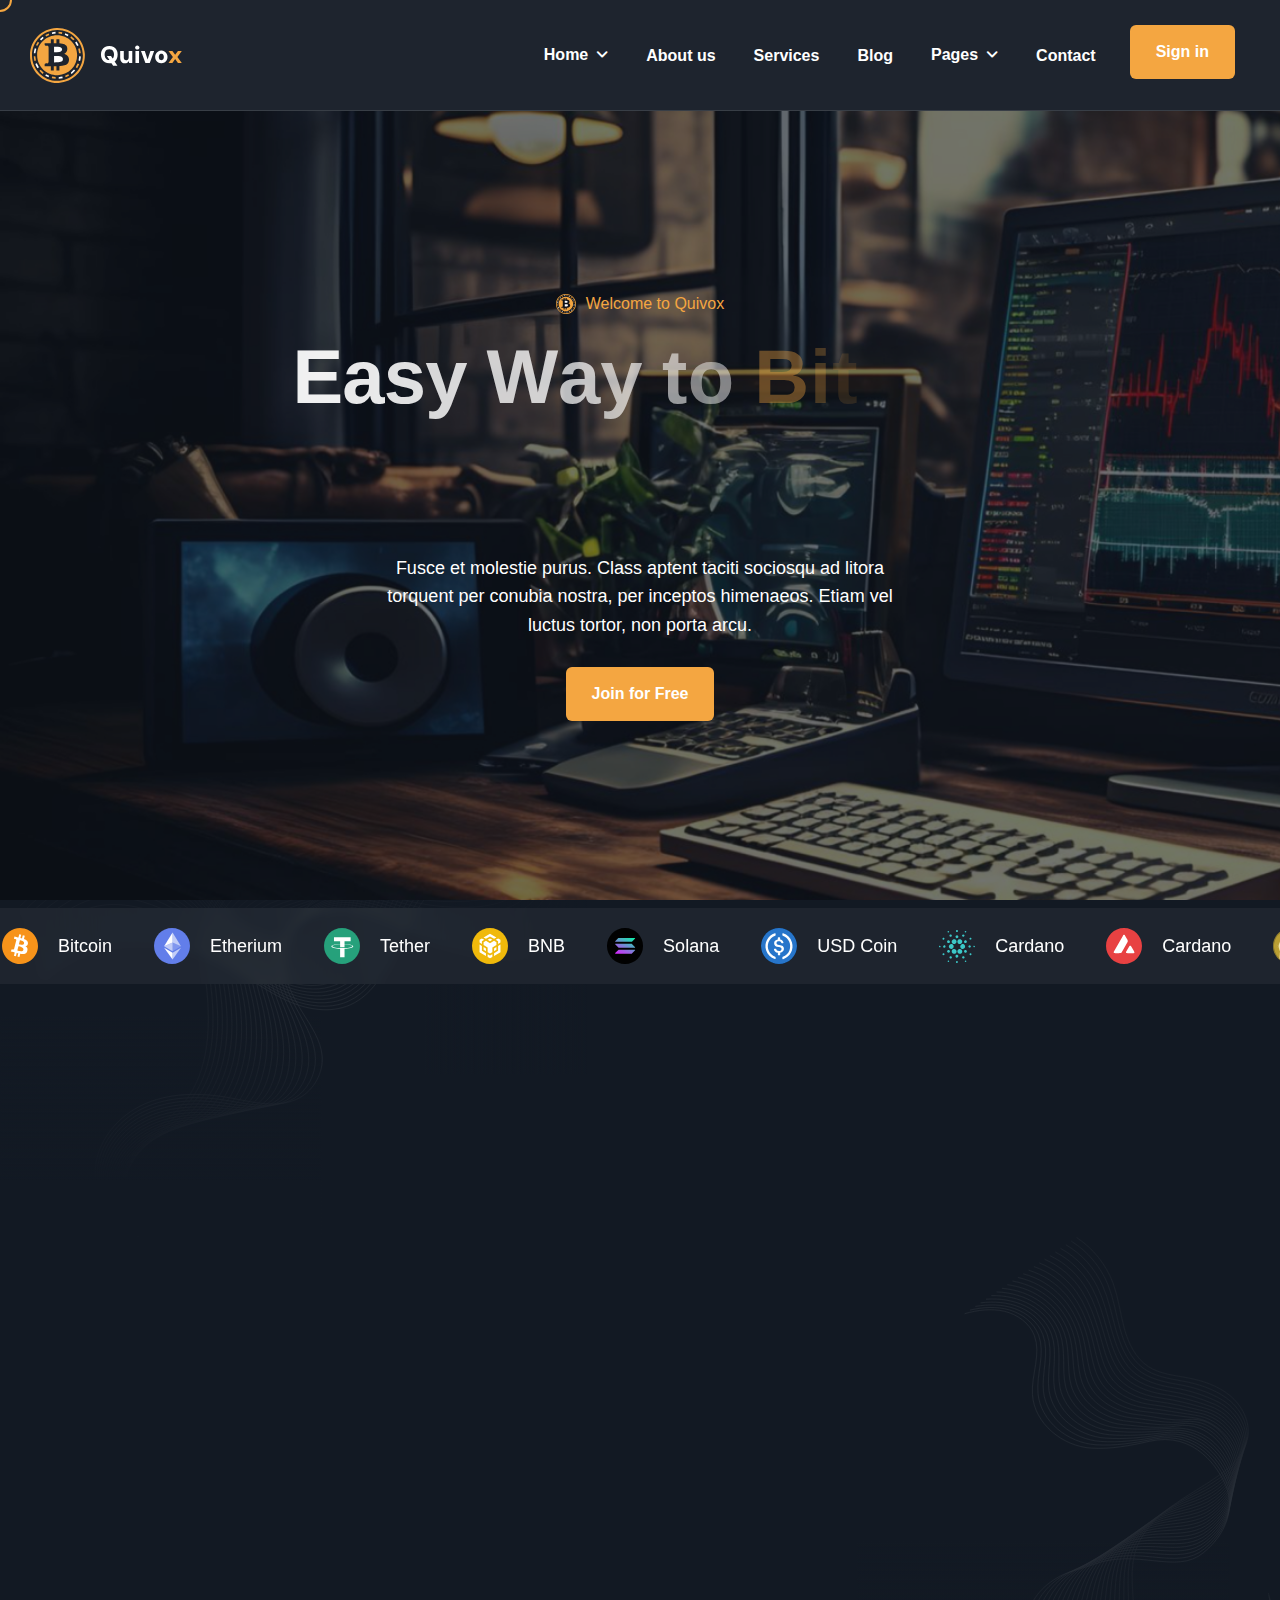
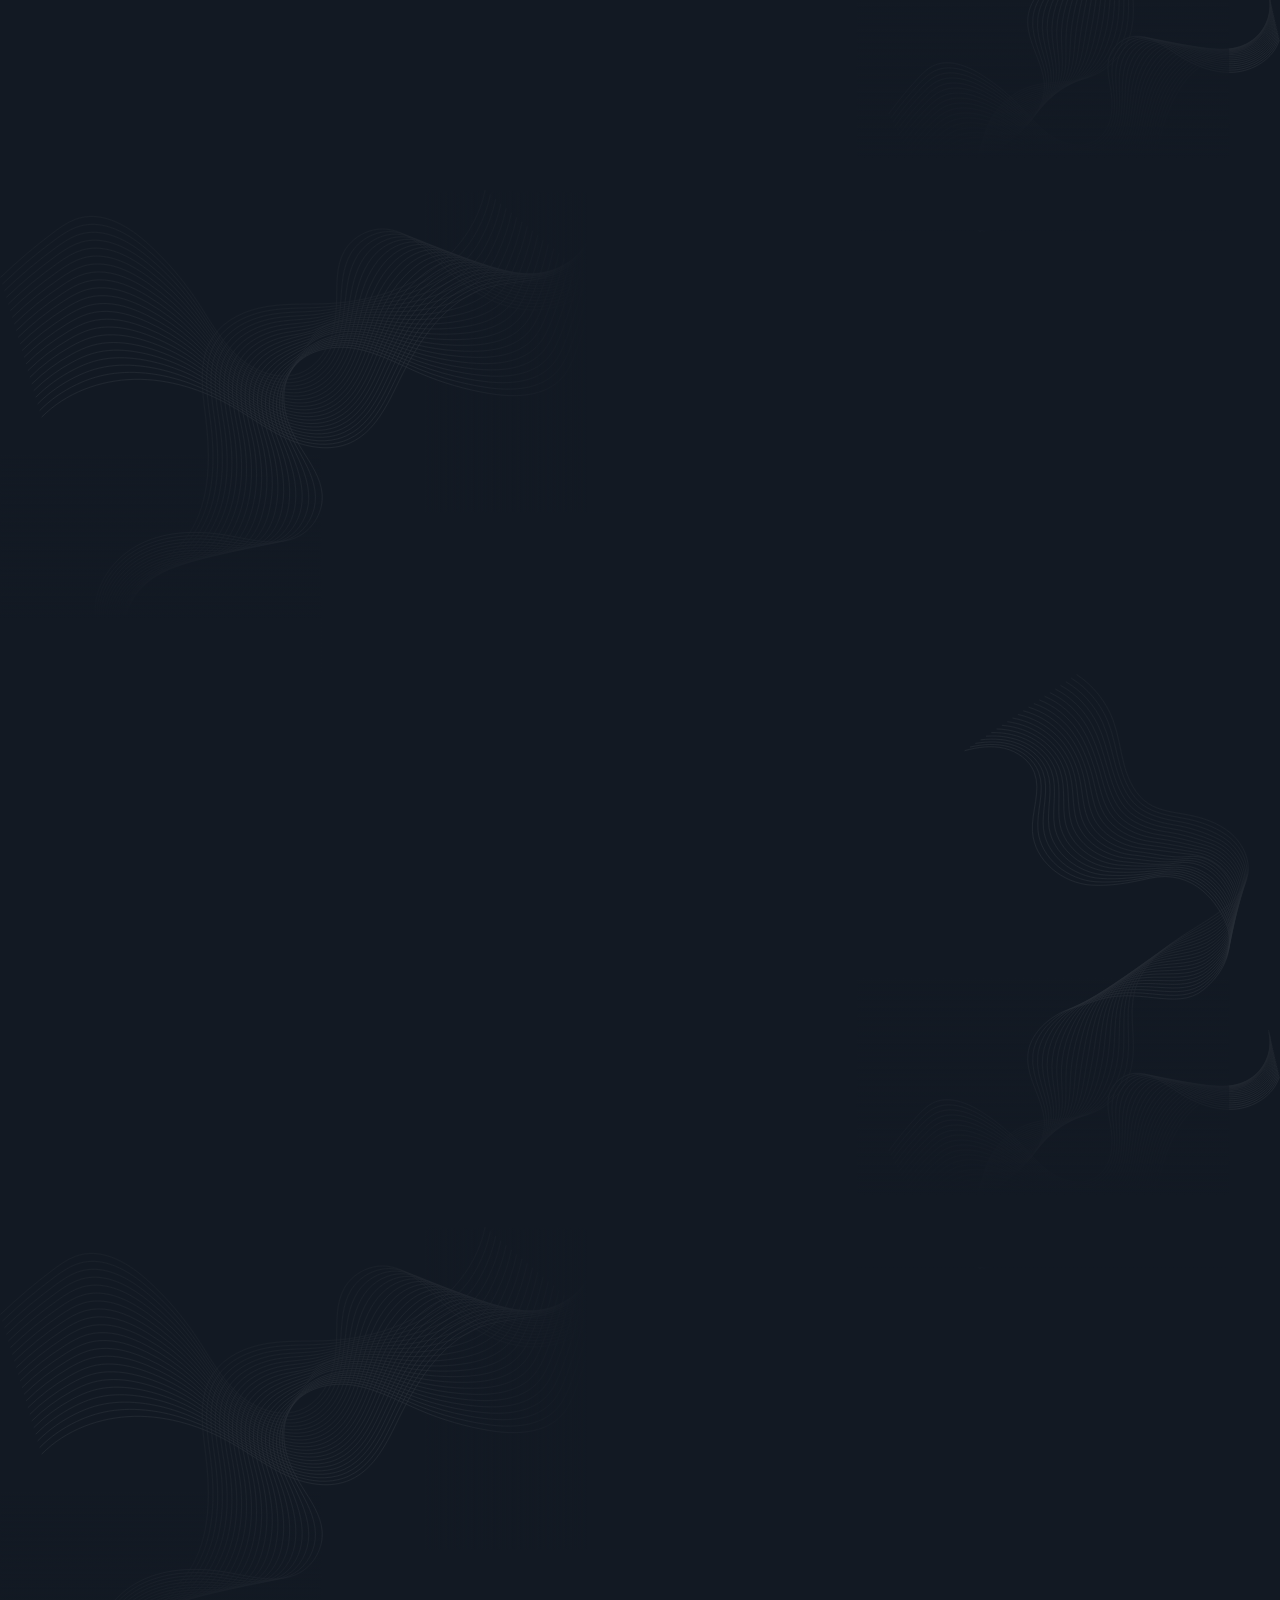
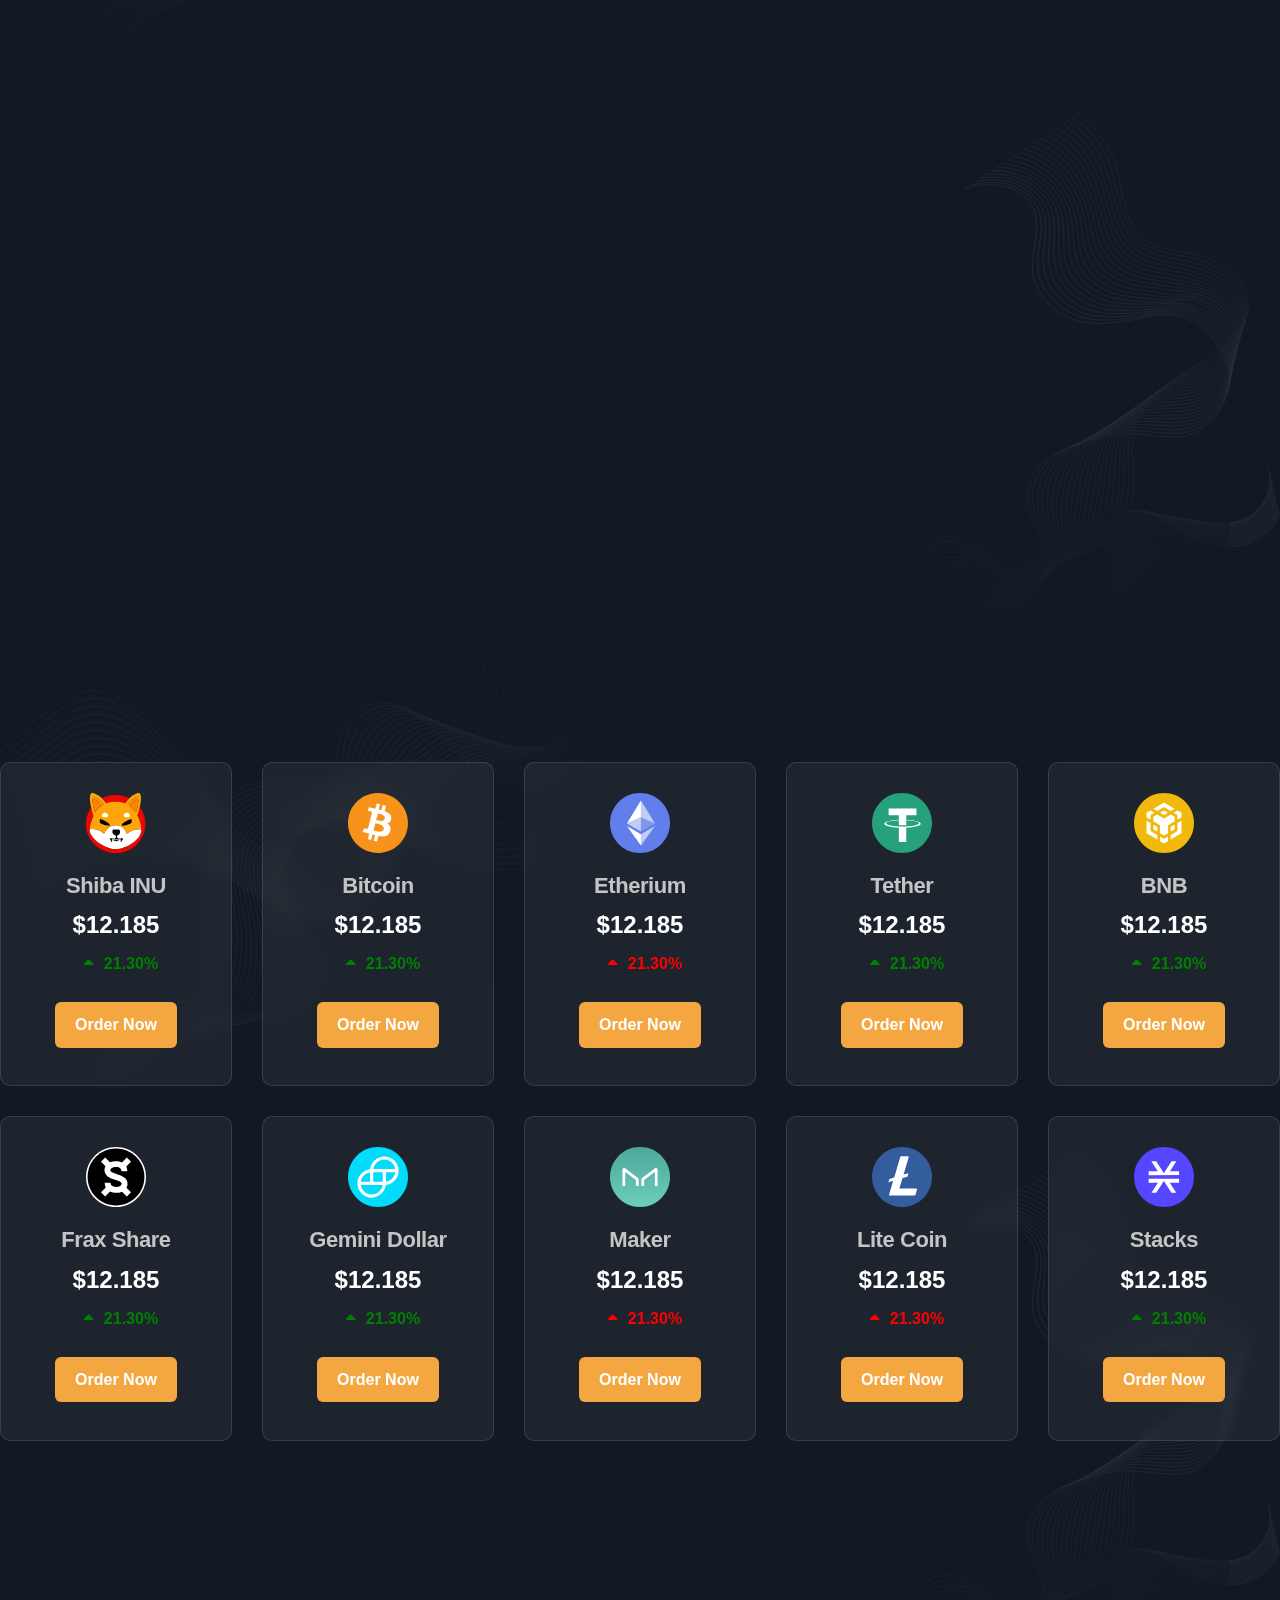
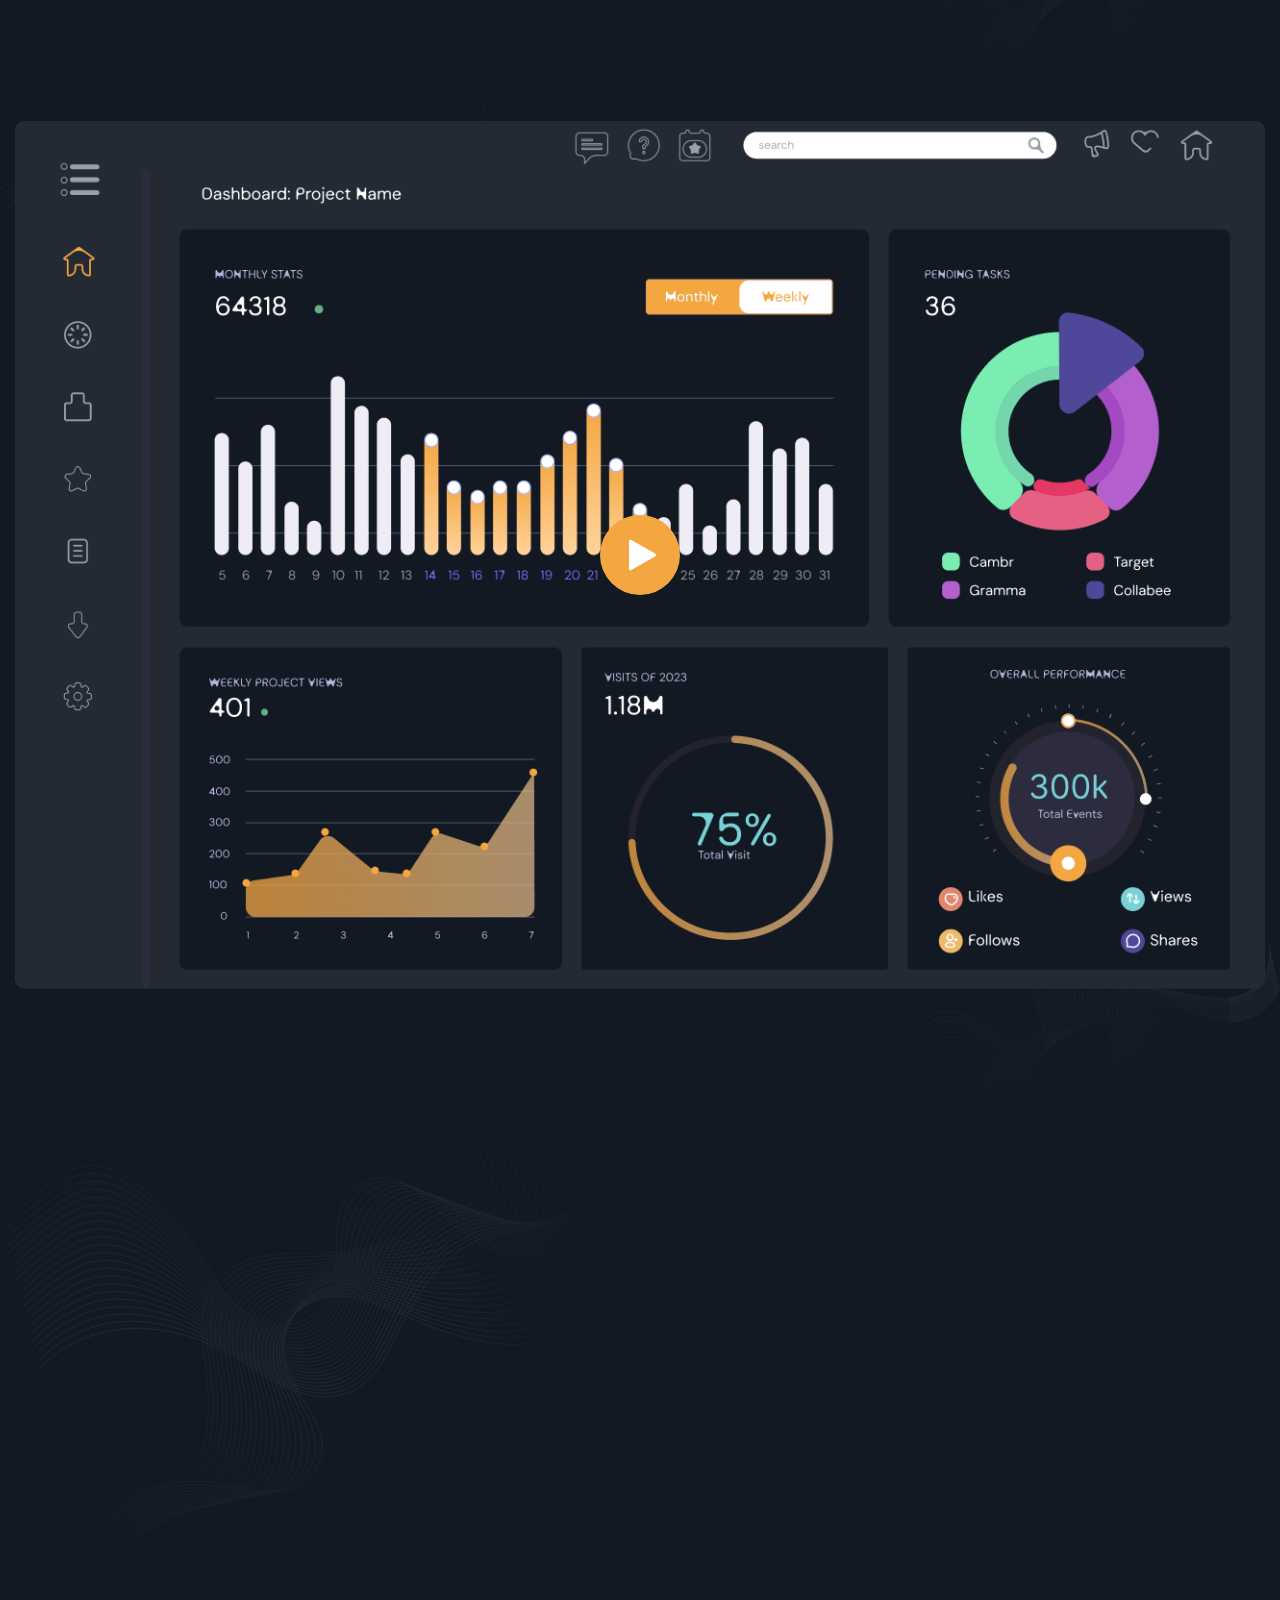
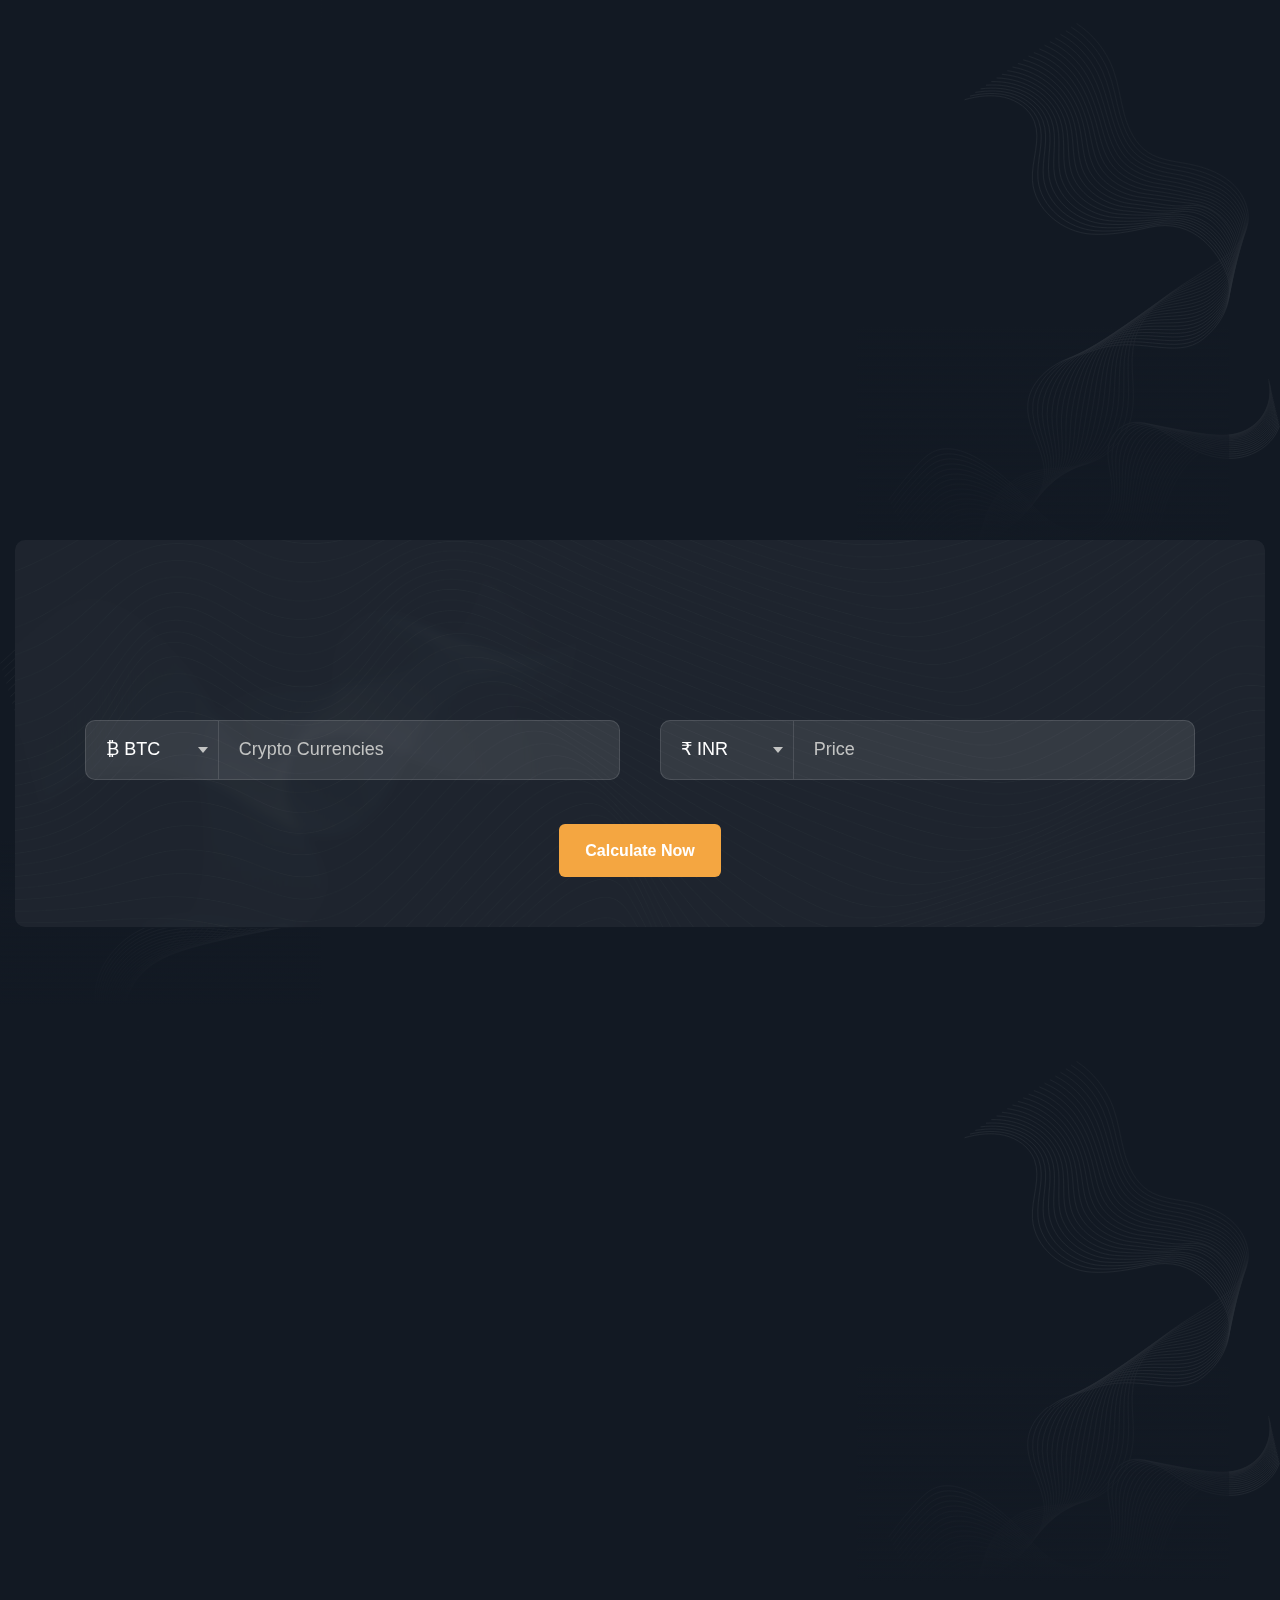
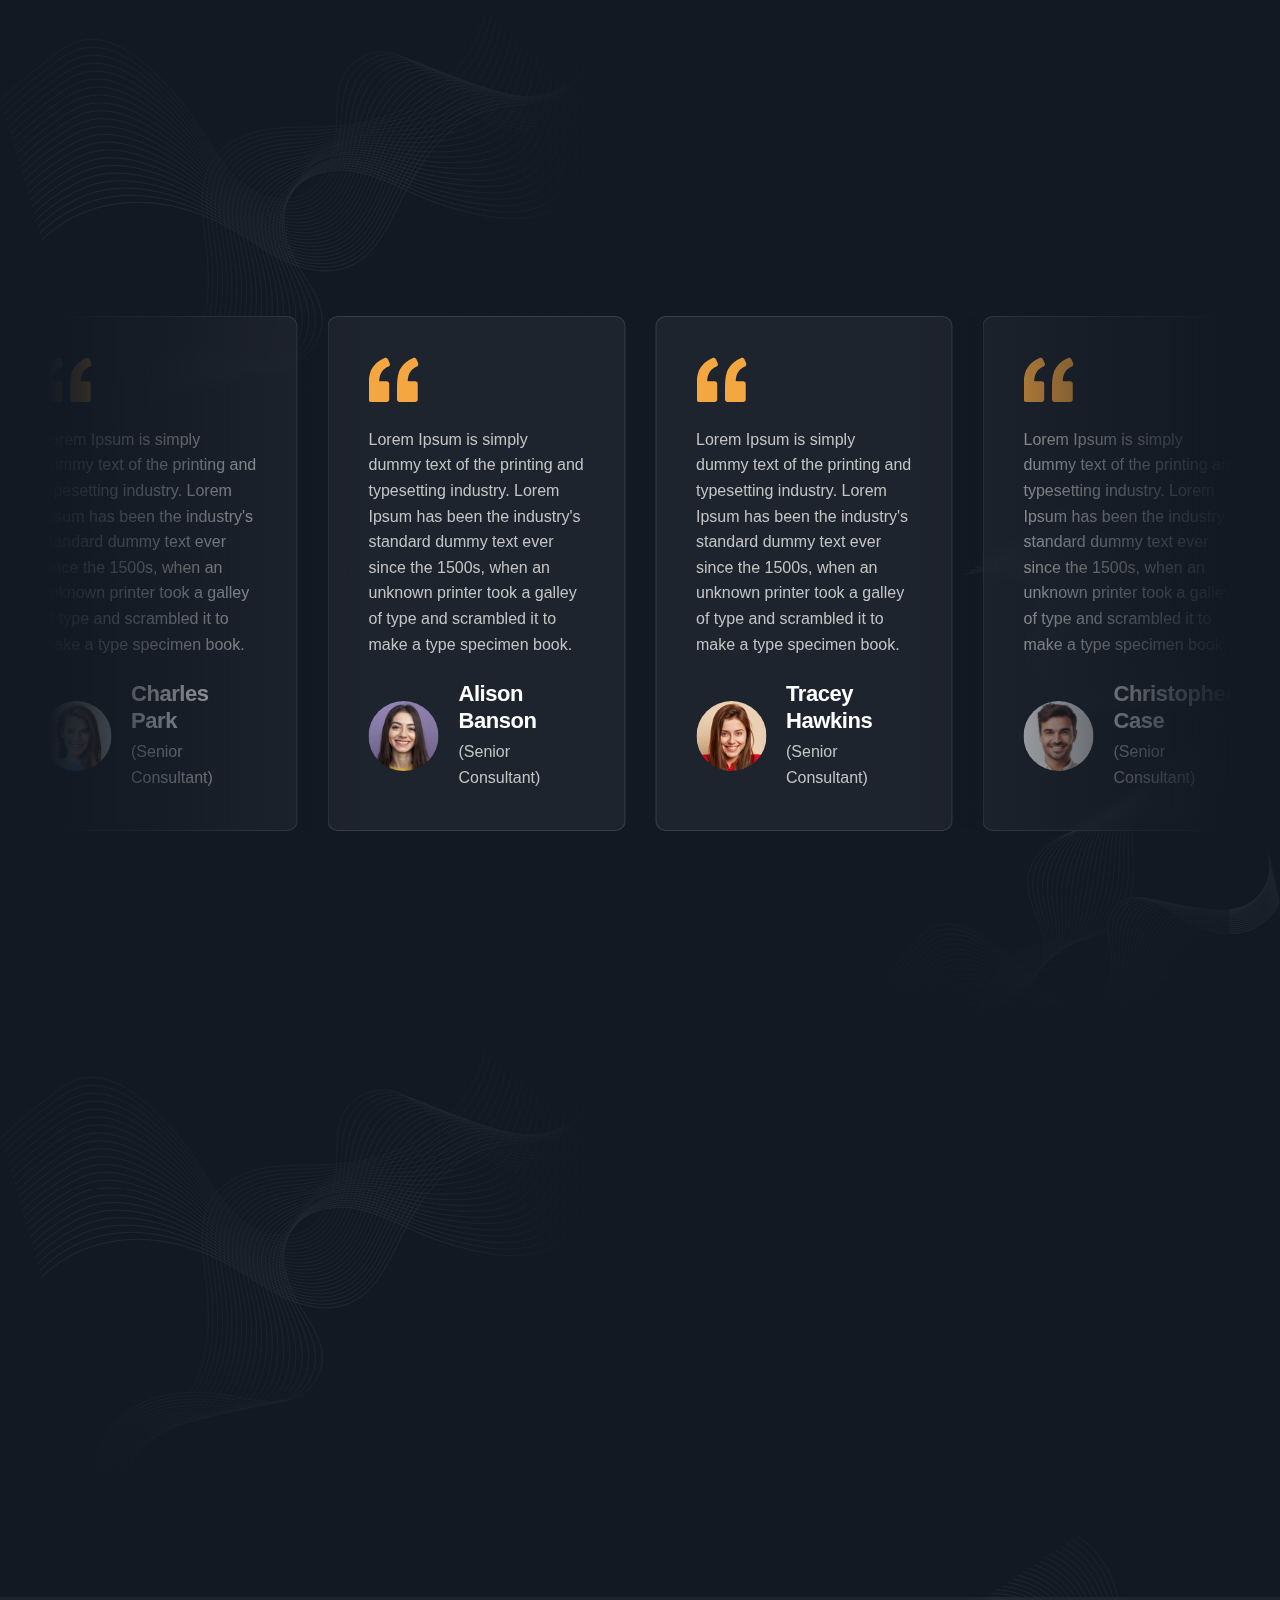
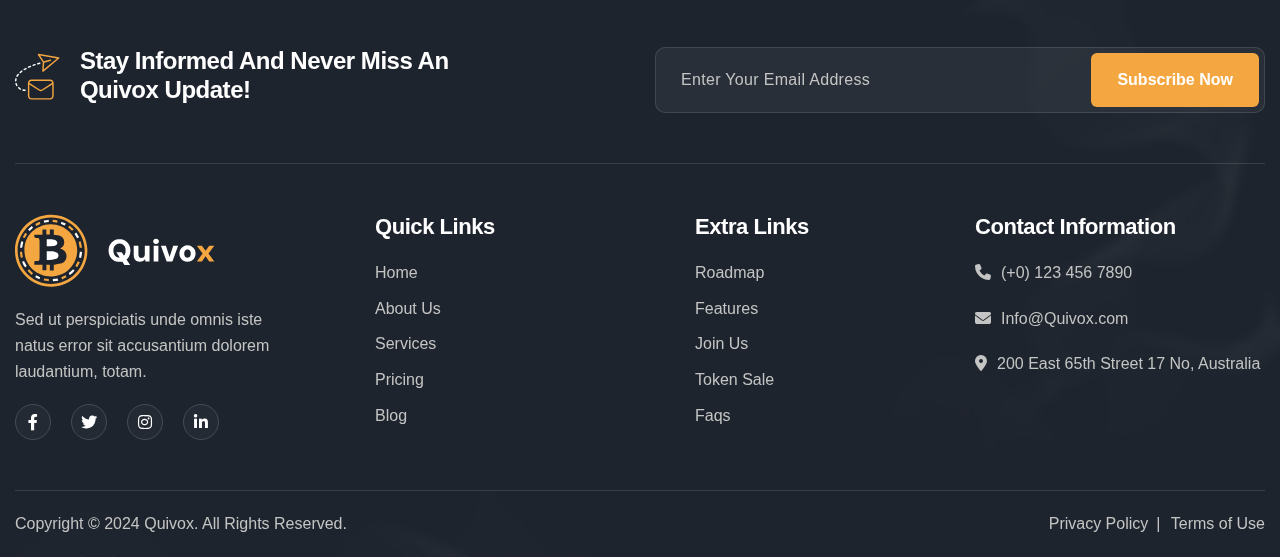
<file: html-preview/quivox/html/index-video.html>
﻿<!DOCTYPE html>
<html lang="zxx">
<head>
	<!-- Meta -->
	<meta charset="utf-8">
	<meta http-equiv="X-UA-Compatible" content="IE=edge">
	<meta name="viewport" content="width=device-width, initial-scale=1.0">
	<meta name="description" content="">
	<meta name="keywords" content="">
	<meta name="author" content="Awaiken">
	<!-- Page Title -->
	<title>Quivox - Bitcoin & Crypto Currency HTML Template</title>
	<!-- Favicon Icon -->
	<link rel="shortcut icon" type="image/x-icon" href="images/favicon.png">
	<!-- Google Fonts css-->
	<link rel="preconnect" href="https://fonts.googleapis.com">
	<link rel="preconnect" href="https://fonts.gstatic.com" crossorigin="">
	<link href="../../../css2?family=DM+Sans:opsz,wght@9..40,100..1000&display=swap" rel="stylesheet">
	<!-- Bootstrap css -->
	<link href="css/bootstrap.min.css" rel="stylesheet" media="screen">
	<!-- SlickNav css -->
	<link href="css/slicknav.min.css" rel="stylesheet">
	<!-- Swiper css -->
	<link rel="stylesheet" href="css/swiper-bundle.min.css">
	<!-- Font Awesome icon css-->
	<link href="css/all.min.css" rel="stylesheet" media="screen">
	<!-- Animated css -->
	<link href="css/animate.css" rel="stylesheet">
	<!-- Magnific css -->
	<link href="css/magnific-popup.css" rel="stylesheet">
	<!-- Main custom css -->
	<link href="css/custom.css" rel="stylesheet" media="screen">
	<!-- HTML5 shim and Respond.js for IE8 support of HTML5 elements and media queries -->
	<!-- WARNING: Respond.js doesn't work if you view the page via file:// -->
	<!--[if lt IE 9]>
      <script src="https://oss.maxcdn.com/html5shiv/3.7.2/html5shiv.min.js"></script>
      <script src="https://oss.maxcdn.com/respond/1.4.2/respond.min.js"></script>
    <![endif]-->
</head>

<body class="tt-magic-cursor">

	<!-- Preloader Start -->
	<div class="preloader">
		<div class="loading-container">
			<div class="loading"></div>
			<div id="loading-icon"><img src="images/loader.svg" alt=""></div>
		</div>
	</div>
	<!-- Preloader End -->

	<!-- Magic Cursor Start -->
	<div id="magic-cursor">
		<div id="ball"></div>
	</div>
	<!-- Magic Cursor End -->

	<!-- Header Start -->
	<header class="main-header">
		<div class="header-sticky">
			<nav class="navbar navbar-expand-lg">
				<div class="container">
					<!-- Logo Start -->
					<a class="navbar-brand" href="index.html">
						<img src="images/logo.svg" alt="Logo">
					</a>
					<!-- Logo End -->

					<!-- Main Menu start -->
					<div class="collapse navbar-collapse main-menu">
						<ul class="navbar-nav mr-auto" id="menu">
							<li class="nav-item submenu"><a class="nav-link" href="index-video.html">Home</a>
								<ul>
									<li class="nav-item"><a class="nav-link" href="index-video.html">Home- Image</a>
									<li class="nav-item"><a class="nav-link" href="index-video.html">Home - Video</a></li>
									<li class="nav-item"><a class="nav-link" href="index-slider.html">Home - Slider</a></li>
								</ul>
							</li>
							<li class="nav-item"><a class="nav-link" href="about.html">About us</a></li>
							<li class="nav-item"><a class="nav-link" href="services.html">Services</a></li>
							<li class="nav-item"><a class="nav-link" href="blog.html">Blog</a></li>
							<li class="nav-item submenu"><a class="nav-link" href="#">Pages</a>
								<ul>
									<li class="nav-item"><a class="nav-link" href="blog-single.html">Blog Single</a></li>
									<li class="nav-item"><a class="nav-link" href="team.html">Our Team</a></li>
									<li class="nav-item"><a class="nav-link" href="faq.html">FAQs</a></li>
									<li class="nav-item"><a class="nav-link" href="404.html">404</a></li>
								</ul>
							</li>
							<li class="nav-item"><a class="nav-link" href="contact.html">Contact</a></li>
							<li class="nav-item highlighted-menu"><a class="nav-link" href="#">Sign in</a></li>
						</ul>
					</div>
					<!-- Main Menu End -->

					<div class="navbar-toggle"></div>
				</div>
			</nav>

			<div class="responsive-menu"></div>
		</div>
	</header>
	<!-- Header End -->

	<!-- Hero Section Start -->
	<div class="hero hero-video">
		<!-- Video Start -->
		<div class="hero-bg-video">
			<!-- Selfhosted Video Start -->
			<!-- <video autoplay muted loop id="myVideo"><source src="images/hero.mp4" type="video/mp4"></video> -->
			<!-- Selfhosted Video End -->

			<!-- Youtube Video Start -->
				<div id="herovideo" class="player" data-property="{videoURL:'5kS9YiAln3c',containment:'.hero-video', showControls:false, autoPlay:true, loop:true, vol:0, mute:false, startAt:0,  stopAt:296, opacity:1, addRaster:true, quality:'large', optimizeDisplay:true}"></div>
			<!-- Youtube Video End -->
		</div>
		<!-- Video End -->

		<div class="container">
			<div class="row align-items-center">
				<div class="col-12">
					<!-- Hero Left Content Start -->
					<div class="hero-content">
						<div class="section-title">
							<h3 class="wow fadeInUp">Welcome to Quivox</h3>
							<h1 class="text-anime">Easy Way to <span>Bitcoin</span> Key To Success.</h1>
						</div>
						<div class="hero-content-body wow fadeInUp" data-wow-delay="0.5s">
							<p>Fusce et molestie purus. Class aptent taciti sociosqu ad litora torquent per conubia nostra, per inceptos himenaeos. Etiam vel luctus tortor, non porta arcu.</p>
						</div>

						<div class="hero-content-footer wow fadeInUp" data-wow-delay="0.75s">
							<a href="#" class="btn-default">Join for Free</a>
						</div>
					</div>
					<!-- Hero Left Content End -->
				</div>
			</div>
		</div>
	</div>
	<!-- Hero Section End -->

	<!-- Coin Ticker Start -->
	<div class="coin-ticker">
		<div class="container-fluid">
			<div class="row no-gap">
				<div class="col-md-12">
					<!-- Coin Ticker Box Start -->
					<div class="coin-ticker-box">
						<div class="scrolling-ticker-box">
							<div class="scrolling-content">
								<div class="scrolling-item">
									<div class="icon-box">
										<img src="images/icon-ticker-1.svg" alt="">
									</div>

									<p>Bitcoin</p>
								</div>

								<div class="scrolling-item">
									<div class="icon-box">
										<img src="images/icon-ticker-2.svg" alt="">
									</div>

									<p>Etherium</p>
								</div>

								<div class="scrolling-item">
									<div class="icon-box">
										<img src="images/icon-ticker-3.svg" alt="">
									</div>

									<p>Tether</p>
								</div>

								<div class="scrolling-item">
									<div class="icon-box">
										<img src="images/icon-ticker-4.svg" alt="">
									</div>

									<p>BNB</p>
								</div>

								<div class="scrolling-item">
									<div class="icon-box">
										<img src="images/icon-ticker-5.svg" alt="">
									</div>

									<p>Solana</p>
								</div>

								<div class="scrolling-item">
									<div class="icon-box">
										<img src="images/icon-ticker-6.svg" alt="">
									</div>

									<p>USD Coin</p>
								</div>

								<div class="scrolling-item">
									<div class="icon-box">
										<img src="images/icon-ticker-7.svg" alt="">
									</div>

									<p>Cardano</p>
								</div>

								<div class="scrolling-item">
									<div class="icon-box">
										<img src="images/icon-ticker-8.svg" alt="">
									</div>

									<p>Cardano</p>
								</div>

								<div class="scrolling-item">
									<div class="icon-box">
										<img src="images/icon-ticker-9.svg" alt="">
									</div>

									<p>Dogecoin</p>
								</div>

								<div class="scrolling-item">
									<div class="icon-box">
										<img src="images/icon-ticker-10.svg" alt="">
									</div>

									<p>Tron</p>
								</div>

								<div class="scrolling-item">
									<div class="icon-box">
										<img src="images/icon-ticker-11.svg" alt="">
									</div>

									<p>Polygon</p>
								</div>

								<div class="scrolling-item">
									<div class="icon-box">
										<img src="images/icon-ticker-12.svg" alt="">
									</div>

									<p>Shiba INU</p>
								</div>

								<div class="scrolling-item">
									<div class="icon-box">
										<img src="images/icon-ticker-13.svg" alt="">
									</div>

									<p>Lite Coin</p>
								</div>

								<div class="scrolling-item">
									<div class="icon-box">
										<img src="images/icon-ticker-14.svg" alt="">
									</div>

									<p>Stacks</p>
								</div>
							</div>	

							<div class="scrolling-content">
								<div class="scrolling-item">
									<div class="icon-box">
										<img src="images/icon-ticker-1.svg" alt="">
									</div>

									<p>Bitcoin</p>
								</div>

								<div class="scrolling-item">
									<div class="icon-box">
										<img src="images/icon-ticker-2.svg" alt="">
									</div>

									<p>Etherium</p>
								</div>

								<div class="scrolling-item">
									<div class="icon-box">
										<img src="images/icon-ticker-3.svg" alt="">
									</div>

									<p>Tether</p>
								</div>

								<div class="scrolling-item">
									<div class="icon-box">
										<img src="images/icon-ticker-4.svg" alt="">
									</div>

									<p>BNB</p>
								</div>

								<div class="scrolling-item">
									<div class="icon-box">
										<img src="images/icon-ticker-5.svg" alt="">
									</div>

									<p>Solana</p>
								</div>

								<div class="scrolling-item">
									<div class="icon-box">
										<img src="images/icon-ticker-6.svg" alt="">
									</div>

									<p>USD Coin</p>
								</div>

								<div class="scrolling-item">
									<div class="icon-box">
										<img src="images/icon-ticker-7.svg" alt="">
									</div>

									<p>Cardano</p>
								</div>

								<div class="scrolling-item">
									<div class="icon-box">
										<img src="images/icon-ticker-8.svg" alt="">
									</div>

									<p>Cardano</p>
								</div>

								<div class="scrolling-item">
									<div class="icon-box">
										<img src="images/icon-ticker-9.svg" alt="">
									</div>

									<p>Dogecoin</p>
								</div>

								<div class="scrolling-item">
									<div class="icon-box">
										<img src="images/icon-ticker-10.svg" alt="">
									</div>

									<p>Tron</p>
								</div>

								<div class="scrolling-item">
									<div class="icon-box">
										<img src="images/icon-ticker-11.svg" alt="">
									</div>

									<p>Polygon</p>
								</div>

								<div class="scrolling-item">
									<div class="icon-box">
										<img src="images/icon-ticker-12.svg" alt="">
									</div>

									<p>Shiba INU</p>
								</div>

								<div class="scrolling-item">
									<div class="icon-box">
										<img src="images/icon-ticker-13.svg" alt="">
									</div>

									<p>Lite Coin</p>
								</div>

								<div class="scrolling-item">
									<div class="icon-box">
										<img src="images/icon-ticker-14.svg" alt="">
									</div>

									<p>Stacks</p>
								</div>
							</div>						
						</div>
					</div>
					<!-- Coin Ticker Box End -->
				</div>
			</div>
		</div>
	</div>
	<!-- Coin Ticker End -->

	<!-- About us Section Start -->
	<div class="about-us">
		<div class="container">
			<div class="row">
				<div class="col-md-12">
					<!-- Section Title Start -->
					<div class="section-title">
						<h3 class="wow fadeInUp">About Quivox</h3>
						<h2 class="text-anime">Simple. Faster. Secure</h2>
					</div>
					<!-- Section Title End -->
				</div>
			</div>

			<div class="row align-items-center">
				<div class="col-lg-6 col-12">
					<!-- About Images Start -->
					<div class="about-images">
						<div class="about-image">
							<figure class="image-anime reveal">
								<img src="images/about-us-1.jpg" alt="">
							</figure>
						</div>

						<div class="about-image">
							<figure class="image-anime reveal">
								<img src="images/about-us-2.jpg" alt="">
							</figure>

							<div class="about-info-item wow fadeInUp" data-wow-delay="0.5s">
								<div class="icon-box">
									<img src="images/icon-bitcoin-exchange.svg" alt="">
								</div>

								<h5>Bitcoin Exchange</h5>
							</div>
						</div>
					</div>
					<!-- About Images End -->
				</div>

				<div class="col-lg-6 col-12">
					<!-- About Content Start -->
					<div class="about-content">
						<div class="about-body wow fadeInUp" data-wow-delay="0.25s">
							<p>Sed ut perspiciatis unde omnis iste natus error sit voluptatem accusantium dolorem laudantium, totam rem aperiam, eaque ipsa quae ab illo inventore veritatis et quasi architecto beatae vitae dicta sunt explicabo.</p>

							<p>totam rem aperiam, eaque ipsa quae ab illo inventore veritatis et quasi architecto beatae vitae dicta sunt explicabo. Nemo enim ipsam voluptatem quia voluptas sit aspernatur aut odit aut fugit, sed quia consequuntur magni.</p>
						</div>

						<div class="about-list-item wow fadeInUp" data-wow-delay="0.5s">
							<ul>
								<li>Designed for everyone</li>
								<li>Trade as you go</li>
								<li>All the tools you want</li>
								<li>Automatic conversion</li>
								<li>Multiple asset classes</li>
								<li>Simple to manage</li>
								<li>Scan. Convert. Pay.</li>
								<li>Quick to set up</li>
							</ul>
						</div>

						<div class="about-footer wow fadeInUp" data-wow-delay="0.75s">
							<a href="#" class="btn-default">Read More</a>
						</div>
					</div>
					<!-- About Content End -->
				</div>
			</div>
		</div>
	</div>
	<!-- About us Section End -->

	<!-- How It Works Section Start -->
	<div class="how-it-works">
		<div class="container">
			<div class="row">
				<div class="col-md-12">
					<!-- Section Title Start -->
					<div class="section-title">
						<h3 class="wow fadeInUp">How it Works</h3>
						<h2 class="text-anime">Get Started Today with Quivox</h2>
					</div>
					<!-- Section Title End -->
				</div>
			</div>

			<div class="row">
				<div class="col-md-4">
					<!-- How It Work Item Start -->
					<div class="how-it-works-item wow fadeInUp" data-wow-delay="0.25s">
						<div class="icon-box">
							<img src="images/icon-how-it-work-1.svg" alt="">
						</div>

						<h3>Download Bitcoin Wallet</h3>
						<p>Get it on PC or Mobile to create, send and receive bitcoins.</p>
					</div>
					<!-- How It Work Item End -->
				</div>

				<div class="col-md-4">
					<!-- How It Work Item Start -->
					<div class="how-it-works-item wow fadeInUp" data-wow-delay="0.5s">
						<div class="icon-box">
							<img src="images/icon-how-it-work-2.svg" alt="">
						</div>

						<h3>Add Coins to Your Wallet</h3>
						<p>Add bitcoins you’ve created or exchanged via credit card.</p>
					</div>
					<!-- How It Work Item End -->
				</div>

				<div class="col-md-4">
					<!-- How It Work Item Start -->
					<div class="how-it-works-item wow fadeInUp" data-wow-delay="0.75s">
						<div class="icon-box">
							<img src="images/icon-how-it-work-3.svg" alt="">
						</div>

						<h3>Buy/Sell with Wallet</h3>
						<p>Enter receiver's address, specify the amount and send.</p>
					</div>
					<!-- How It Work Item End -->
				</div>
			</div>
		</div>
	</div>
	<!-- How It Works Section End -->

	<!-- Exclusive Partners Section Start -->
	<div class="exclusive-partners">
		<div class="container">
			<div class="row">
				<div class="col-md-12">
					<!-- Section Title Start -->
					<div class="section-title">
						<h3 class="wow fadeInUp">Executive Partners</h3>
						<h2 class="text-anime">100+ Partners & Supporters</h2>
					</div>
					<!-- Section Title End -->
				</div>
			</div>

			<div class="row">
				<div class="col-md-12">
					<!-- Partners Logos Start -->
					<div class="partners-logos wow fadeInUp" data-wow-delay="0.5s">
						<!-- Partner Item Start -->
						<div class="partner-item">
							<img src="images/icon-executive-partners-1.svg" alt="">
						</div>
						<!-- Partner Item End -->

						<!-- Partner Item Start -->
						<div class="partner-item">
							<img src="images/icon-executive-partners-2.svg" alt="">
						</div>
						<!-- Partner Item End -->

						<!-- Partner Item Start -->
						<div class="partner-item">
							<img src="images/icon-executive-partners-3.svg" alt="">
						</div>
						<!-- Partner Item End -->

						<!-- Partner Item Start -->
						<div class="partner-item">
							<img src="images/icon-executive-partners-4.svg" alt="">
						</div>
						<!-- Partner Item End -->

						<!-- Partner Item Start -->
						<div class="partner-item">
							<img src="images/icon-executive-partners-5.svg" alt="">
						</div>
						<!-- Partner Item End -->

						<!-- Partner Item Start -->
						<div class="partner-item">
							<img src="images/icon-executive-partners-1.svg" alt="">
						</div>
						<!-- Partner Item End -->

						<!-- Partner Item Start -->
						<div class="partner-item">
							<img src="images/icon-executive-partners-2.svg" alt="">
						</div>
						<!-- Partner Item End -->

						<!-- Partner Item Start -->
						<div class="partner-item">
							<img src="images/icon-executive-partners-3.svg" alt="">
						</div>
						<!-- Partner Item End -->

						<!-- Partner Item Start -->
						<div class="partner-item">
							<img src="images/icon-executive-partners-4.svg" alt="">
						</div>
						<!-- Partner Item End -->
					</div>
					<!-- Partners Logos End -->
				</div>
			</div>
		</div>
	</div>
	<!-- Exclusive Partners Section End -->
	
	<!-- Our Services Section Start -->
	<div class="our-services">
		<div class="container">
			<div class="row">
				<div class="col-md-12">
					<!-- Section Title Start -->
					<div class="section-title">
						<h3 class="wow fadeInUp">Our Services</h3>
						<h2 class="text-anime">Explore Quivox Services</h2>
					</div>
					<!-- Section Title End -->
				</div>
			</div>

			<div class="row">
				<div class="col-lg-4 col-md-6">
					<!-- Service Item Start -->
					<div class="service-item wow fadeInUp" data-wow-delay="0.25s">
						<div class="icon-box">
							<img src="images/icon-our-services-1.svg" alt="">
						</div>

						<h3>Smart Trading Modules</h3>
						<p>Sed ut perspiciatis unde omnis iste natus error sit voluptatem accusantium dolorem laudantium, totam rem.</p>
					</div>
					<!-- Service Item End -->
				</div>

				<div class="col-lg-4 col-md-6">
					<!-- Service Item Start -->
					<div class="service-item active wow fadeInUp" data-wow-delay="0.5s">
						<div class="icon-box">
							<img src="images/icon-our-services-2.svg" alt="">
						</div>

						<h3>Adaptive Social Assistant</h3>
						<p>Sed ut perspiciatis unde omnis iste natus error sit voluptatem accusantium dolorem laudantium, totam rem.</p>
					</div>
					<!-- Service Item End -->
				</div>

				<div class="col-lg-4 col-md-6">
					<!-- Service Item Start -->
					<div class="service-item wow fadeInUp" data-wow-delay="0.75s">
						<div class="icon-box">
							<img src="images/icon-our-services-3.svg" alt="">
						</div>

						<h3>Analyzer of the News with powerful AII</h3>
						<p>Sed ut perspiciatis unde omnis iste natus error sit voluptatem accusantium dolorem laudantium, totam rem.</p>
					</div>
					<!-- Service Item End -->
				</div>

				<div class="col-lg-4 col-md-6">
					<!-- Service Item Start -->
					<div class="service-item wow fadeInUp" data-wow-delay="1.0s">
						<div class="icon-box">
							<img src="images/icon-our-services-4.svg" alt="">
						</div>

						<h3>Exchange Order Management</h3>
						<p>Sed ut perspiciatis unde omnis iste natus error sit voluptatem accusantium dolorem laudantium, totam rem.</p>
					</div>
					<!-- Service Item End -->
				</div>

				<div class="col-lg-4 col-md-6">
					<!-- Service Item Start -->
					<div class="service-item wow fadeInUp" data-wow-delay="1.25s">
						<div class="icon-box">
							<img src="images/icon-our-services-5.svg" alt="">
						</div>

						<h3>Module of Price Notification</h3>
						<p>Sed ut perspiciatis unde omnis iste natus error sit voluptatem accusantium dolorem laudantium, totam rem.</p>
					</div>
					<!-- Service Item End -->
				</div>

				<div class="col-lg-4 col-md-6">
					<!-- Service Item Start -->
					<div class="service-item wow fadeInUp" data-wow-delay="1.50s">
						<div class="icon-box">
							<img src="images/icon-our-services-6.svg" alt="">
						</div>

						<h3>Crypto Trading Platform</h3>
						<p>Sed ut perspiciatis unde omnis iste natus error sit voluptatem accusantium dolorem laudantium, totam rem.</p>
					</div>
					<!-- Service Item End -->
				</div>
			</div>
		</div>
	</div>
	<!-- Our Services Section End -->

	<!-- Price Section Start -->
	<div class="price-section">
		<div class="container-fluid">
			<div class="row">
				<div class="col-md-12">
					<!-- Section Title Start -->
					<div class="section-title">
						<h3 class="wow fadeInUp">Price</h3>
						<h2 class="text-anime">Explore Cryptocurrency Price</h2>
					</div>
					<!-- Section Title End -->
				</div>
			</div>

			<div class="row no-gap">
				<div class="col-md-12">
					<!-- Price Carousel Start -->
					<div class="price-carousel price-carousel-left ">
						<div class="swiper">
							<div class="swiper-wrapper">
								<div class="swiper-slide">
									<!-- price Item Start -->
									<div class="price-item">
										<div class="icon-box">
											<img src="images/icon-ticker-1.svg" alt="">
										</div>

										<div class="price-body">
											<h4>Bitcoin</h4>
											<p>$12.185<span class="price-green">21.30%</span></p>
											<a href="#" class="btn-default">Order Now</a>
										</div>
									</div>
									<!-- Price Item End -->
								</div>

								<div class="swiper-slide">
									<!-- price Item Start -->
									<div class="price-item">
										<div class="icon-box">
											<img src="images/icon-ticker-2.svg" alt="">
										</div>

										<div class="price-body">
											<h4>Etherium</h4>
											<p>$12.185<span class="price-red">21.30%</span></p>
											<a href="#" class="btn-default">Order Now</a>
										</div>
									</div>
									<!-- Price Item End -->
								</div>

								<div class="swiper-slide">
									<!-- price Item Start -->
									<div class="price-item">
										<div class="icon-box">
											<img src="images/icon-ticker-3.svg" alt="">
										</div>

										<div class="price-body">
											<h4>Tether</h4>
											<p>$12.185<span class="price-green">21.30%</span></p>
											<a href="#" class="btn-default">Order Now</a>
										</div>
									</div>
									<!-- Price Item End -->
								</div>

								<div class="swiper-slide">
									<!-- price Item Start -->
									<div class="price-item">
										<div class="icon-box">
											<img src="images/icon-ticker-4.svg" alt="">
										</div>

										<div class="price-body">
											<h4>BNB</h4>
											<p>$12.185<span class="price-green">21.30%</span></p>
											<a href="#" class="btn-default">Order Now</a>
										</div>
									</div>
									<!-- Price Item End -->
								</div>	

								<div class="swiper-slide">
									<!-- price Item Start -->
									<div class="price-item">
										<div class="icon-box">
											<img src="images/icon-ticker-5.svg" alt="">
										</div>

										<div class="price-body">
											<h4>Solana</h4>
											<p>$12.185<span class="price-red">21.30%</span></p>
											<a href="#" class="btn-default">Order Now</a>
										</div>
									</div>
									<!-- Price Item End -->
								</div>	

								<div class="swiper-slide">
									<!-- price Item Start -->
									<div class="price-item">
										<div class="icon-box">
											<img src="images/icon-ticker-6.svg" alt="">
										</div>

										<div class="price-body">
											<h4>USD Coin</h4>
											<p>$12.185<span class="price-green">21.30%</span></p>
											<a href="#" class="btn-default">Order Now</a>
										</div>
									</div>
									<!-- Price Item End -->
								</div>

								<div class="swiper-slide">
									<!-- price Item Start -->
									<div class="price-item">
										<div class="icon-box">
											<img src="images/icon-ticker-7.svg" alt="">
										</div>

										<div class="price-body">
											<h4>Cardano</h4>
											<p>$12.185<span class="price-green">21.30%</span></p>
											<a href="#" class="btn-default">Order Now</a>
										</div>
									</div>
									<!-- Price Item End -->
								</div>

								<div class="swiper-slide">
									<!-- price Item Start -->
									<div class="price-item">
										<div class="icon-box">
											<img src="images/icon-ticker-8.svg" alt="">
										</div>

										<div class="price-body">
											<h4>Cardano</h4>
											<p>$12.185<span class="price-red">21.30%</span></p>
											<a href="#" class="btn-default">Order Now</a>
										</div>
									</div>
									<!-- Price Item End -->
								</div>

								<div class="swiper-slide">
									<!-- price Item Start -->
									<div class="price-item">
										<div class="icon-box">
											<img src="images/icon-ticker-9.svg" alt="">
										</div>

										<div class="price-body">
											<h4>Dogecoin</h4>
											<p>$12.185<span class="price-green">21.30%</span></p>
											<a href="#" class="btn-default">Order Now</a>
										</div>
									</div>
									<!-- Price Item End -->
								</div>

								<div class="swiper-slide">	
									<!-- price Item Start -->
									<div class="price-item">
										<div class="icon-box">
											<img src="images/icon-ticker-10.svg" alt="">
										</div>

										<div class="price-body">
											<h4>Tron</h4>
											<p>$12.185<span class="price-green">21.30%</span></p>
											<a href="#" class="btn-default">Order Now</a>
										</div>
									</div>
									<!-- Price Item End -->
								</div>

								<div class="swiper-slide">
									<!-- price Item Start -->
									<div class="price-item">
										<div class="icon-box">
											<img src="images/icon-ticker-11.svg" alt="">
										</div>

										<div class="price-body">
											<h4>Polygon</h4>
											<p>$12.185<span class="price-red">21.30%</span></p>
											<a href="#" class="btn-default">Order Now</a>
										</div>
									</div>
									<!-- Price Item End -->
								</div>

								<div class="swiper-slide">
									<!-- price Item Start -->
									<div class="price-item">
										<div class="icon-box">
											<img src="images/icon-ticker-12.svg" alt="">
										</div>

										<div class="price-body">
											<h4>Shiba INU</h4>
											<p>$12.185<span class="price-green">21.30%</span></p>
											<a href="#" class="btn-default">Order Now</a>
										</div>
									</div>
									<!-- Price Item End -->
								</div>
							</div>	
						</div>
					</div>
					<!-- Price Carousel End -->

					<!-- Price Carousel Start -->
					<div class="price-carousel price-carousel-right">
						<div class="swiper">
							<div class="swiper-wrapper">
								<div class="swiper-slide">
									<!-- price Item Start -->
									<div class="price-item">
										<div class="icon-box">
											<img src="images/icon-ticker-13.svg" alt="">
										</div>

										<div class="price-body">
											<h4>Lite Coin</h4>
											<p>$12.185<span class="price-red">21.30%</span></p>
											<a href="#" class="btn-default">Order Now</a>
										</div>
									</div>
									<!-- Price Item End -->
								</div>

								<div class="swiper-slide">
									<!-- price Item Start -->
									<div class="price-item">
										<div class="icon-box">
											<img src="images/icon-ticker-14.svg" alt="">
										</div>

										<div class="price-body">
											<h4>Stacks</h4>
											<p>$12.185<span class="price-green">21.30%</span></p>
											<a href="#" class="btn-default">Order Now</a>
										</div>
									</div>
									<!-- Price Item End -->
								</div>

								<div class="swiper-slide">
									<!-- price Item Start -->
									<div class="price-item">
										<div class="icon-box">
											<img src="images/icon-ticker-15.svg" alt="">
										</div>

										<div class="price-body">
											<h4>Toncoin</h4>
											<p>$12.185<span class="price-red">21.30%</span></p>
											<a href="#" class="btn-default">Order Now</a>
										</div>
									</div>
									<!-- Price Item End -->
								</div>

								<div class="swiper-slide">
									<!-- price Item Start -->
									<div class="price-item">
										<div class="icon-box">
											<img src="images/icon-ticker-16.svg" alt="">
										</div>

										<div class="price-body">
											<h4>Filecoin</h4>
											<p>$12.185<span class="price-green">21.30%</span></p>
											<a href="#" class="btn-default">Order Now</a>
										</div>
									</div>
									<!-- Price Item End -->
								</div>

								<div class="swiper-slide">
									<!-- price Item Start -->
									<div class="price-item">
										<div class="icon-box">
											<img src="images/icon-ticker-17.svg" alt="">
										</div>

										<div class="price-body">
											<h4>Hedera</h4>
											<p>$12.185<span class="price-red">21.30%</span></p>
											<a href="#" class="btn-default">Order Now</a>
										</div>
									</div>
									<!-- Price Item End -->
								</div>

								<div class="swiper-slide">
									<!-- price Item Start -->
									<div class="price-item">
										<div class="icon-box">
											<img src="images/icon-ticker-18.svg" alt="">
										</div>

										<div class="price-body">
											<h4>DigiByte</h4>
											<p>$12.185<span class="price-green">21.30%</span></p>
											<a href="#" class="btn-default">Order Now</a>
										</div>
									</div>
									<!-- Price Item End -->
								</div>

								<div class="swiper-slide">
									<!-- price Item Start -->
									<div class="price-item">
										<div class="icon-box">
											<img src="images/icon-ticker-19.svg" alt="">
										</div>

										<div class="price-body">
											<h4>Centrifuge</h4>
											<p>$12.185<span class="price-red">21.30%</span></p>
											<a href="#" class="btn-default">Order Now</a>
										</div>
									</div>
									<!-- Price Item End -->
								</div>

								<div class="swiper-slide">
									<!-- price Item Start -->
									<div class="price-item">
										<div class="icon-box">
											<img src="images/icon-ticker-20.svg" alt="">
										</div>

										<div class="price-body">
											<h4>Flux</h4>
											<p>$12.185<span class="price-green">21.30%</span></p>
											<a href="#" class="btn-default">Order Now</a>
										</div>
									</div>
									<!-- Price Item End -->
								</div>

								<div class="swiper-slide">
									<!-- price Item Start -->
									<div class="price-item">
										<div class="icon-box">
											<img src="images/icon-ticker-21.svg" alt="">
										</div>

										<div class="price-body">
											<h4>Compound</h4>
											<p>$12.185<span class="price-red">21.30%</span></p>
											<a href="#" class="btn-default">Order Now</a>
										</div>
									</div>
									<!-- Price Item End -->
								</div>

								<div class="swiper-slide">
									<!-- price Item Start -->
									<div class="price-item">
										<div class="icon-box">
											<img src="images/icon-ticker-22.svg" alt="">
										</div>

										<div class="price-body">
											<h4>Frax Share</h4>
											<p>$12.185<span class="price-green">21.30%</span></p>
											<a href="#" class="btn-default">Order Now</a>
										</div>
									</div>
									<!-- Price Item End -->
								</div>

								<div class="swiper-slide">
									<!-- price Item Start -->
									<div class="price-item">
										<div class="icon-box">
											<img src="images/icon-ticker-23.svg" alt="">
										</div>

										<div class="price-body">
											<h4>Gemini Dollar</h4>
											<p>$12.185<span class="price-green">21.30%</span></p>
											<a href="#" class="btn-default">Order Now</a>
										</div>
									</div>
									<!-- Price Item End -->
								</div>

								<div class="swiper-slide">
									<!-- price Item Start -->
									<div class="price-item">
										<div class="icon-box">
											<img src="images/icon-ticker-24.svg" alt="">
										</div>

										<div class="price-body">
											<h4>Maker</h4>
											<p>$12.185<span class="price-red">21.30%</span></p>
											<a href="#" class="btn-default">Order Now</a>
										</div>
									</div>
									<!-- Price Item End -->
								</div>
							</div>	
						</div>
					</div>
					<!-- Price Carousel End -->
				</div>
			</div>
		</div>
	</div>
	<!-- Price Section End -->

	<!-- Intro Video Section Start -->
	<div class="intro-video">
		<div class="container">
			<div class="row">
				<div class="col-md-12">
					<!-- Section Title Start -->
					<div class="section-title">
						<h3 class="wow fadeInUp">Our Dashboard</h3>
						<h2 class="text-anime">Watch Our Demo Video</h2>
					</div>
					<!-- Section Title End -->
				</div>
			</div>

			<div class="row">
				<div class="col-md-12">
					<!-- Intro Video Box Start -->
					<div class="intro-video-box">
						<div class="intro-video-image">
							<img src="images/video-bg.png" alt="">
						</div>

						<div class="video-play-button">
							<a href="https://www.youtube.com/watch?v=Y-x0efG1seA" class="popup-video">
								<img src="images/play.svg" alt="">
							</a>
						</div>
					</div>
					<!-- Intro Video Box End -->
				</div>
			</div>
		</div>
	</div>
	<!-- Intro Video Section End -->

	<!-- Why Choose us Section Start -->
	<div class="why-choose-us">
		<div class="container">
			<div class="row">
				<div class="col-md-12">
					<!-- Section Title Start -->
					<div class="section-title">
						<h3 class="wow fadeInUp">Why Choose us ?</h3>
						<h2 class="text-anime">Know More About Quivox</h2>
					</div>
					<!-- Section Title End -->
				</div>
			</div>

			<div class="row">
				<div class="col-md-4">
					<!-- Why Choose us Item Start -->
					<div class="why-choose-us-item wow fadeInUp" data-wow-delay="0.25s">
						<div class="icon-box">
							<img src="images/icon-why-choose-us-1.svg" alt="">
						</div>

						<h3>Safe & Secure</h3>
						<p>Sed ut perspiciatis unde omnis iste natus error sit voluptatem.</p>
					</div>
					<!-- Why Choose us Item End -->
				</div>

				<div class="col-md-4">
					<!-- Why Choose us Item Start -->
					<div class="why-choose-us-item wow fadeInUp" data-wow-delay="0.5s">
						<div class="icon-box">
							<img src="images/icon-why-choose-us-2.svg" alt="">
						</div>

						<h3>Early Bonus</h3>
						<p>Sed ut perspiciatis unde omnis iste natus error sit voluptatem.</p>
					</div>
					<!-- Why Choose us Item End -->
				</div>

				<div class="col-md-4">
					<!-- Why Choose us Item Start -->
					<div class="why-choose-us-item wow fadeInUp" data-wow-delay="0.75s">
						<div class="icon-box">
							<img src="images/icon-why-choose-us-3.svg" alt="">
						</div>

						<h3>Several Profit</h3>
						<p>Sed ut perspiciatis unde omnis iste natus error sit voluptatem.</p>
					</div>
					<!-- Why Choose us Item End -->
				</div>
			</div>
		</div>
	</div>
	<!-- Why Choose us Section End -->

	<!-- Download Apps Section Start -->
	<div class="download-apps">
		<div class="container">
			<div class="row align-items-center">
				<div class="col-lg-6 col-md-12">
					<!-- Download App Content Start -->
					<div class="download-apps-content">
						<!-- Section Title Start -->
						<div class="section-title">
							<h3 class="wow fadeInUp">Download App</h3>
							<h2 class="text-anime">Download Bitcoin App</h2>
						</div>
						<!-- Section Title End -->

						<!-- Download App Body Start -->
						<div class="download-app-body wow fadeInUp" data-wow-delay="0.25s">
							<p>Sed ut perspiciatis unde omnis iste natus error sit voluptatem accusantium dolorem laudantium, totam rem aperiam, eaque ipsa quae ab illo inventore veritatis et quasi.</p>
						</div>
						<!-- Download App Body End -->
					</div>
					<!-- Download App Content End -->
				</div>

				<div class="col-lg-3 col-md-6">
					<!-- Download App Item Start -->
					<div class="download-app-item wow fadeInUp" data-wow-delay="0.5s">
						<h3>Get App for IOS</h3>
						<a href="#" class="btn-default"><i class="fa-brands fa-app-store"></i> Download Now</a>
						
						<div class="download-app-img">
							<img src="images/mobile-img.png" alt="">
						</div>
					</div>
					<!-- Download App Item End -->
				</div>

				<div class="col-lg-3 col-md-6">
					<!-- Download App Item Start -->
					<div class="download-app-item wow fadeInUp" data-wow-delay="0.75s">
						<h3>Get App for IOS</h3>
						<a href="#" class="btn-default"><i class="fa-brands fa-google-play"></i> Download Now</a>
						
						<div class="download-app-img">
							<img src="images/mobile-img.png" alt="">
						</div>
					</div>
					<!-- Download App Item End -->
				</div>
			</div>
		</div>
	</div>
	<!-- Download Apps Section End -->

	<!-- Crypto Calculator Section Start -->
	<div class="crypto-calculator">
		<div class="container">
			<div class="row">
				<div class="col-md-12">
					<!-- Crypto Calculator Box Start -->
					<div class="crypto-calculator-box">
						<div class="row">
							<div class="col-md-12">
								<!-- Section Title Start -->
								<div class="section-title">
									<h3 class="wow fadeInUp">Bitcoin Calculator</h3>
									<h2 class="text-anime">Buy Cryptocurrency</h2>
								</div>
								<!-- Section Title End -->
							</div>
						</div>

						<div class="row">
							<div class="col-md-12">
								<div class="crypto-form-box">
									<form id="CryptoCalculator" action="#" method="POST" data-toggle="validator">
										<div class="row no-gap">
											<div class="form-group col-lg-6 col-12 mb-4">
												<select id="cryptocurrency_dropdown" name="cryptocurrency">
													<option value="btc">₿ BTC</option>
													<option value="eth">€ ETH</option>
													<option value="bnb">$ BNB</option>
													<option value="sol">¥ SOL</option>
												</select>
												<input type="text" name="name" class="form-control" id="cryptocurrency_price" placeholder="Crypto Currencies">
											</div>

											<div class="form-group col-lg-6 col-12 mb-4">
												<select id="moneycurrency_dropdown" name="cars">
													<option value="inr">₹ INR</option>
													<option value="euro">€ Euro</option>
													<option value="usd">$ USD</option>
													<option value="cny">¥ CNY</option>
												</select>
												<input type="text" name="name" class="form-control" id="moneycurrency_price" placeholder="Price">
											</div>

											<div class="col-md-12 text-center">
												<button type="submit" class="btn-default">Calculate Now</button>
											</div>
										</div>
									</form>
								</div>
							</div>
						</div>
					</div>
					<!-- Crypto Calculator Box End -->
				</div>
			</div>
		</div>
	</div>
	<!-- Crypto Calculator Section End -->

	<!-- Our Team Section Start -->
	<div class="our-team">
		<div class="container">
			<div class="row">
				<div class="col-md-12">
					<!-- Section Title Start -->
					<div class="section-title">
						<h3 class="wow fadeInUp">Our Team</h3>
						<h2 class="text-anime">Our Crypto Exchange Experts</h2>
					</div>
					<!-- Section Title End -->
				</div>
			</div>

			<div class="row">
				<div class="col-lg-3 col-md-6">
					<!-- Team Item Start -->
					<div class="team-item wow fadeInUp" data-wow-delay="0.25s">
						<div class="team-image-links">
							<!-- Team Image Start -->
							<div class="team-image">
								<figure>
									<img src="images/team-1.png" alt="">
								</figure>
							</div>
							<!-- Team Image End -->

							<!-- Team Social Links Start -->
							<div class="team-social-links">
								<ul>
									<li><a href="#"><i class="fa-brands fa-facebook-f"></i></a></li>
									<li><a href="#"><i class="fa-brands fa-twitter"></i></a></li>
									<li><a href="#"><i class="fa-brands fa-instagram"></i></a></li>
									<li><a href="#"><i class="fa-brands fa-linkedin-in"></i></a></li>
								</ul>
							</div>
							<!-- Team Social Links End -->
						</div>

						<!-- Team Info Start -->
						<div class="team-info">
							<h3>John Doe</h3>
							<p>(Founder & CEO)</p>
						</div>
						<!-- Team Info End -->
					</div>
					<!-- Team Item End -->
				</div>

				<div class="col-lg-3 col-md-6">
					<!-- Team Item Start -->
					<div class="team-item wow fadeInUp" data-wow-delay="0.5s">
						<div class="team-image-links">
							<!-- Team Image Start -->
							<div class="team-image">
								<figure>
									<img src="images/team-2.png" alt="">
								</figure>
							</div>
							<!-- Team Image End -->

							<!-- Team Social Links Start -->
							<div class="team-social-links">
								<ul>
									<li><a href="#"><i class="fa-brands fa-facebook-f"></i></a></li>
									<li><a href="#"><i class="fa-brands fa-twitter"></i></a></li>
									<li><a href="#"><i class="fa-brands fa-instagram"></i></a></li>
									<li><a href="#"><i class="fa-brands fa-linkedin-in"></i></a></li>
								</ul>
							</div>
							<!-- Team Social Links End -->
						</div>

						<!-- Team Info Start -->
						<div class="team-info">
							<h3>Marco Verratti</h3>
							<p>(Senior Consultant)</p>
						</div>
						<!-- Team Info End -->
					</div>
					<!-- Team Item End -->
				</div>

				<div class="col-lg-3 col-md-6">
					<!-- Team Item Start -->
					<div class="team-item wow fadeInUp" data-wow-delay="0.75s">
						<div class="team-image-links">
							<!-- Team Image Start -->
							<div class="team-image">
								<figure>
									<img src="images/team-3.png" alt="">
								</figure>
							</div>
							<!-- Team Image End -->

							<!-- Team Social Links Start -->
							<div class="team-social-links">
								<ul>
									<li><a href="#"><i class="fa-brands fa-facebook-f"></i></a></li>
									<li><a href="#"><i class="fa-brands fa-twitter"></i></a></li>
									<li><a href="#"><i class="fa-brands fa-instagram"></i></a></li>
									<li><a href="#"><i class="fa-brands fa-linkedin-in"></i></a></li>
								</ul>
							</div>
							<!-- Team Social Links End -->
						</div>

						<!-- Team Info Start -->
						<div class="team-info">
							<h3>Arita Banson</h3>
							<p>(Creative Manager)</p>
						</div>
						<!-- Team Info End -->
					</div>
					<!-- Team Item End -->
				</div>

				<div class="col-lg-3 col-md-6">
					<!-- Team Item Start -->
					<div class="team-item wow fadeInUp" data-wow-delay="1.0s">
						<div class="team-image-links">
							<!-- Team Image Start -->
							<div class="team-image">
								<figure>
									<img src="images/team-4.png" alt="">
								</figure>
							</div>
							<!-- Team Image End -->

							<!-- Team Social Links Start -->
							<div class="team-social-links">
								<ul>
									<li><a href="#"><i class="fa-brands fa-facebook-f"></i></a></li>
									<li><a href="#"><i class="fa-brands fa-twitter"></i></a></li>
									<li><a href="#"><i class="fa-brands fa-instagram"></i></a></li>
									<li><a href="#"><i class="fa-brands fa-linkedin-in"></i></a></li>
								</ul>
							</div>
							<!-- Team Social Links End -->
						</div>

						<!-- Team Info Start -->
						<div class="team-info">
							<h3>Banson Doe</h3>
							<p>(Senior Consultant)</p>
						</div>
						<!-- Team Info End -->
					</div>
					<!-- Team Item End -->
				</div>
			</div>
		</div>
	</div>
	<!-- Our Team Section End -->

	<!-- Testimonial Section Start -->
	<div class="testimonials">
		<div class="container-fluid">
			<div class="row no-gap">
				<div class="col-md-12">
					<!-- Section Title Start -->
					<div class="section-title">
						<h3 class="wow fadeInUp">Client Review</h3>
						<h2 class="text-anime">Client Testimonials</h2>
					</div>
					<!-- Section Title End -->
				</div>
			</div>

			<div class="row no-gap">
				<div class="col-md-12">
					<!-- Testimonial Carousel Start -->
					<div class="testimonial-carousel">
						<div class="swiper">
							<div class="swiper-wrapper">
								<div class="swiper-slide">
									<!-- Testimonial Item Start -->
									<div class="testimonial-item">
										<div class="testimonial-body">
											<p>Lorem Ipsum is simply dummy text of the printing and typesetting industry. Lorem Ipsum has been the industry's standard dummy text ever since the 1500s, when an unknown printer took a galley of type and scrambled it to make a type specimen book.</p>
										</div>

										<div class="testimonial-header">
											<div class="author-image">
												<img src="images/author-1.jpg" alt="">
											</div>

											<div class="author-info">
												<h3>Olivia Bartlett</h3>
												<p>(Senior Consultant)</p>
											</div>
										</div>
									</div>
									<!-- Testimonial Item End -->
								</div>

								<div class="swiper-slide">
									<!-- Testimonial Item Start -->
									<div class="testimonial-item">
										<div class="testimonial-body">
											<p>Lorem Ipsum is simply dummy text of the printing and typesetting industry. Lorem Ipsum has been the industry's standard dummy text ever since the 1500s, when an unknown printer took a galley of type and scrambled it to make a type specimen book.</p>
										</div>

										<div class="testimonial-header">
											<div class="author-image">
												<img src="images/author-2.jpg" alt="">
											</div>

											<div class="author-info">
												<h3>Charles Park</h3>
												<p>(Senior Consultant)</p>
											</div>
										</div>
									</div>
									<!-- Testimonial Item End -->
								</div>

								<div class="swiper-slide">
									<!-- Testimonial Item Start -->
									<div class="testimonial-item">
										<div class="testimonial-body">
											<p>Lorem Ipsum is simply dummy text of the printing and typesetting industry. Lorem Ipsum has been the industry's standard dummy text ever since the 1500s, when an unknown printer took a galley of type and scrambled it to make a type specimen book.</p>
										</div>

										<div class="testimonial-header">
											<div class="author-image">
												<img src="images/author-3.jpg" alt="">
											</div>

											<div class="author-info">
												<h3>Alison Banson</h3>
												<p>(Senior Consultant)</p>
											</div>
										</div>
									</div>
									<!-- Testimonial Item End -->
								</div>

								<div class="swiper-slide">
									<!-- Testimonial Item Start -->
									<div class="testimonial-item">
										<div class="testimonial-body">
											<p>Lorem Ipsum is simply dummy text of the printing and typesetting industry. Lorem Ipsum has been the industry's standard dummy text ever since the 1500s, when an unknown printer took a galley of type and scrambled it to make a type specimen book.</p>
										</div>

										<div class="testimonial-header">
											<div class="author-image">
												<img src="images/author-4.jpg" alt="">
											</div>

											<div class="author-info">
												<h3>Tracey Hawkins</h3>
												<p>(Senior Consultant)</p>
											</div>
										</div>
									</div>
									<!-- Testimonial Item End -->
								</div>

								<div class="swiper-slide">
									<!-- Testimonial Item Start -->
									<div class="testimonial-item">
										<div class="testimonial-body">
											<p>Lorem Ipsum is simply dummy text of the printing and typesetting industry. Lorem Ipsum has been the industry's standard dummy text ever since the 1500s, when an unknown printer took a galley of type and scrambled it to make a type specimen book.</p>
										</div>

										<div class="testimonial-header">
											<div class="author-image">
												<img src="images/author-5.jpg" alt="">
											</div>

											<div class="author-info">
												<h3>Christopher Case</h3>
												<p>(Senior Consultant)</p>
											</div>
										</div>
									</div>
									<!-- Testimonial Item End -->
								</div>

								<div class="swiper-slide">
									<!-- Testimonial Item Start -->
									<div class="testimonial-item">
										<div class="testimonial-body">
											<p>Lorem Ipsum is simply dummy text of the printing and typesetting industry. Lorem Ipsum has been the industry's standard dummy text ever since the 1500s, when an unknown printer took a galley of type and scrambled it to make a type specimen book.</p>
										</div>

										<div class="testimonial-header">
											<div class="author-image">
												<img src="images/author-6.jpg" alt="">
											</div>

											<div class="author-info">
												<h3>Edward Johns</h3>
												<p>(Senior Consultant)</p>
											</div>
										</div>
									</div>
									<!-- Testimonial Item End -->
								</div>
							</div>	
						</div>
					</div>
					<!-- Testimonial Carousel End -->
				</div>
			</div>
		</div>
	</div>
	<!-- Testimonial Section End -->

	<!-- Latest Posts Section Start -->
	<div class="latest-posts">
		<div class="container">
			<div class="row">
				<div class="col-md-12">
					<!-- Section Title Start -->
					<div class="section-title">
						<h3 class="wow fadeInUp">Blog & Articles</h3>
						<h2 class="text-anime">Our Latest News</h2>
					</div>
					<!-- Section Title End -->
				</div>
			</div>

			<div class="row">
				<div class="col-lg-4">
					<!-- Post Item Start -->
					<div class="post-item wow fadeInUp" data-wow-delay="0.25s">
						<!-- Post Featured Image Start -->
						<div class="post-featured-image">
							<figure>
								<img src="images/post-1.jpg" alt="">
							</figure>

							<div class="post-hover-button">
								<a href="blog-single.html" class="btn-default">Read More</a>
							</div>
						</div>
						<!-- Post Featured Image End -->

						<!-- Post Body Start -->
						<div class="post-body">
							<div class="post-meta">
								<ul>
									<li>March 18, 2024</li>
								</ul>
							</div>

							<h2><a href="blog-single.html">Why A Cryptocurrency Dip is An Opportunity</a></h2>
						</div>
						<!-- Post Body End -->
					</div>
					<!-- Post Item End -->
				</div>

				<div class="col-lg-4">
					<!-- Post Item Start -->
					<div class="post-item wow fadeInUp" data-wow-delay="0.5s">
						<!-- Post Featured Image Start -->
						<div class="post-featured-image">
							<figure>
								<img src="images/post-2.jpg" alt="">
							</figure>

							<div class="post-hover-button">
								<a href="blog-single.html" class="btn-default">Read More</a>
							</div>
						</div>
						<!-- Post Featured Image End -->

						<!-- Post Body Start -->
						<div class="post-body">
							<div class="post-meta">
								<ul>
									<li>March 18, 2024</li>
								</ul>
							</div>

							<h2><a href="blog-single.html">The 4 Most Important Cryptocurrency Trends</a></h2>
						</div>
						<!-- Post Body End -->
					</div>
					<!-- Post Item End -->
				</div>

				<div class="col-lg-4">
					<!-- Post Item Start -->
					<div class="post-item wow fadeInUp" data-wow-delay="0.75s">
						<!-- Post Featured Image Start -->
						<div class="post-featured-image">
							<figure>
								<img src="images/post-3.jpg" alt="">
							</figure>

							<div class="post-hover-button">
								<a href="blog-single.html" class="btn-default">Read More</a>
							</div>
						</div>
						<!-- Post Featured Image End -->

						<!-- Post Body Start -->
						<div class="post-body">
							<div class="post-meta">
								<ul>
									<li>March 18, 2024</li>
								</ul>
							</div>

							<h2><a href="blog-single.html">Top 10 Cryptos You Can Mine</a></h2>
						</div>
						<!-- Post Body End -->
					</div>
					<!-- Post Item End -->
				</div>
			</div>
		</div>
	</div>
	<!-- Latest Posts Section End -->

	<!-- Footer Start -->
	<footer class="main-footer">
		<div class="container">
			<div class="row">
				<div class="col-md-12">
					<!-- Footer Newsletters Start -->
					<div class="footer-newsletters">
						<div class="row">
							<div class="col-lg-6">
								<!-- Newsletter Title Start -->
								<div class="newsletter-title">
									<div class="icon-box">
										<img src="images/icon-stay-info.svg" alt="">
									</div>

									<h2>Stay Informed And Never Miss An Quivox Update!</h2>
								</div>
								<!-- Newsletter Title End -->
							</div>

							<div class="col-lg-6">
								<!-- Newsletter Form Start -->
								<div class="newsletter-form">
									<form id="newsletter_form" action="#" data-toggle="validator">
										<div class="row no-gap align-items-center">
											<div class="form-group col-md-8">
												<input type="email" name="email" class="form-control" id="news_email" placeholder="Enter Your Email Address" required="">
												<div class="help-block with-errors"></div>
											</div>										
			
											<div class="col-md-4 text-end">
												<button type="submit" class="btn-default disabled">Subscribe Now</button>
												<div id="news_letter_Submit" class="h3 text-left hidden"></div>
											</div>
										</div>
									</form>
								</div>
								<!-- Newsletter Form End -->
							</div>
						</div>
					</div>
					<!-- Footer Newsletters End -->
				</div>
			</div>

			<div class="row">
				<div class="col-md-12">
					<!-- Mega Footer Start -->
					<div class="mega-footer">
						<div class="row">
							<div class="col-lg-3 col-12">
								<!-- Footer About Start -->
								<div class="footer-about">
									<!-- Footer Logo Start -->
									<div class="footer-logo">
										<img src="images/footer-logo.svg" alt="">
									</div>
									<!-- Footer Logo End -->

									<!-- Footer About Content Start -->
									<div class="footer-about-content">
										<p>Sed ut perspiciatis unde omnis iste natus error sit accusantium dolorem laudantium, totam.</p>
									</div>
									<!-- Footer About Content End -->

									<!-- Footer Social Links Start -->
									<div class="footer-social-links">
										<ul>
											<li><a href="#"><i class="fa-brands fa-facebook-f"></i></a></li>
											<li><a href="#"><i class="fa-brands fa-twitter"></i></a></li>
											<li><a href="#"><i class="fa-brands fa-instagram"></i></a></li>
											<li><a href="#"><i class="fa-brands fa-linkedin-in"></i></a></li>
										</ul>
									</div>
									<!-- Footer Social Links End -->
								</div>
								<!-- Footer About End -->
							</div>

							<div class="col-lg-3 col-md-4">
								<!-- Footer Links Start -->
								<div class="footer-links">
									<!-- Footer Title Start -->
									<div class="footer-title">
										<h3>Quick Links</h3>
									</div>
									<!-- Footer Title End -->
									
									<div class="footer-menu">
										<ul>
											<li><a href="#">Home</a></li>
											<li><a href="#">About Us</a></li>
											<li><a href="#">Services</a></li>
											<li><a href="#">Pricing</a></li>
											<li><a href="#">Blog</a></li>
										</ul>
									</div>
								</div>
								<!-- Footer Links End -->
							</div>

							<div class="col-lg-3 col-md-4">
								<!-- Footer Links Start -->
								<div class="footer-links">
									<!-- Footer Title Start  -->
									<div class="footer-title">
										<h3>Extra Links</h3>
									</div>
									<!-- Footer Title End -->
									
									<div class="footer-menu">
										<ul>
											<li><a href="#">Roadmap</a></li>
											<li><a href="#">Features</a></li>
											<li><a href="#">Join Us</a></li>
											<li><a href="#">Token Sale</a></li>
											<li><a href="#">Faqs</a></li>
										</ul>
									</div>
								</div>
								<!-- Footer Links End -->
							</div>

							<div class="col-lg-3 col-md-4">
								<!-- Footer Contact information Start -->
								<div class="footer-contact-information">
									<!-- Footer Title Start -->
									<div class="footer-title">
										<h3>Contact Information</h3>
									</div>
									<!-- Footer Title End -->

									<div class="footer-contact-info">
										<!-- Footer Contact info Item Start -->
										<div class="footer-contact-info-item">
											<div class="icon-box">
												<i class="fa-solid fa-phone"></i>
											</div>

											<p>(+0) 123 456 7890</p>
										</div>
										<!-- Footer Contact info Item End -->

										<!-- Footer Contact info Item Start -->
										<div class="footer-contact-info-item">
											<div class="icon-box">
												<i class="fa-solid fa-envelope"></i>
											</div>

											<p>Info@Quivox.com</p>
										</div>
										<!-- Footer Contact info Item End -->

										<!-- Footer Contact info Item Start -->
										<div class="footer-contact-info-item">
											<div class="icon-box">
												<i class="fa-solid fa-location-dot"></i>
											</div>

											<p>200 East 65th Street 17 No, Australia</p>
										</div>
										<!-- Footer Contact info Item End -->
									</div>
								</div>
								<!-- Footer Contact information End -->
							</div>
						</div>
					</div>
					<!-- Mega Footer End -->
				</div>
			</div>

			<div class="row">
				<div class="col-md-12">
					<!-- Copyright Footer Start -->
					<div class="footer-copyrights">
						<div class="row align-items-center">
							<div class="col-md-6">
								<!-- Copyright Content Start -->
								<div class="footer-copyright">
									<p>Copyright &copy; 2024 Quivox. All Rights Reserved.</p>
								</div>
								<!-- Copyright Content End -->
							</div>

							<div class="col-md-6">
								<!-- Footer Policy Menu Start -->
								<div class="footer-policy-menu">
									<ul>
										<li><a href="#">Privacy Policy</a></li>
										<li><a href="#">Terms of Use</a></li>
									</ul>
								</div>
								<!-- Footer Policy Menu End -->
							</div>
						</div>
					</div>
					<!-- Copyright Footer End -->
				</div>
			</div>
		</div>
	</footer>
	<!-- Footer End -->

	<!-- Jquery Library File -->
	<script src="js/jquery-3.7.1.min.js"></script>
	<!-- Bootstrap js file -->
	<script src="js/bootstrap.min.js"></script>
	<!-- Validator js file -->
	<script src="js/validator.min.js"></script>
	<!-- SlickNav js file -->
	<script src="js/jquery.slicknav.js"></script>
	<!-- Swiper js file -->
	<script src="js/swiper-bundle.min.js"></script>
	<!-- Counter js file -->
	<script src="js/jquery.waypoints.min.js"></script>
	<script src="js/jquery.counterup.min.js"></script>
	<!-- Magnific js file -->
	<script src="js/jquery.magnific-popup.min.js"></script>
	<!-- SmoothScroll -->
	<script src="js/SmoothScroll.js"></script>
	<!-- Parallax js -->
	<script src="js/parallaxie.js"></script>
	<!-- MagicCursor js file -->
	<script src="js/gsap.min.js"></script>
	<script src="js/magiccursor.js"></script>
	<!-- Text Effect js file -->
	<script src="js/splitType.js"></script>
	<script src="js/ScrollTrigger.min.js"></script>
	<!-- YTPlayer js file -->
	<script src="js/jquery.mb.YTPlayer.min.js"></script>
	<!-- Wow js file -->
	<script src="js/wow.js"></script>
	<!-- Main Custom js file -->
	<script src="js/function.js"></script>
</body>
</html>
</file>
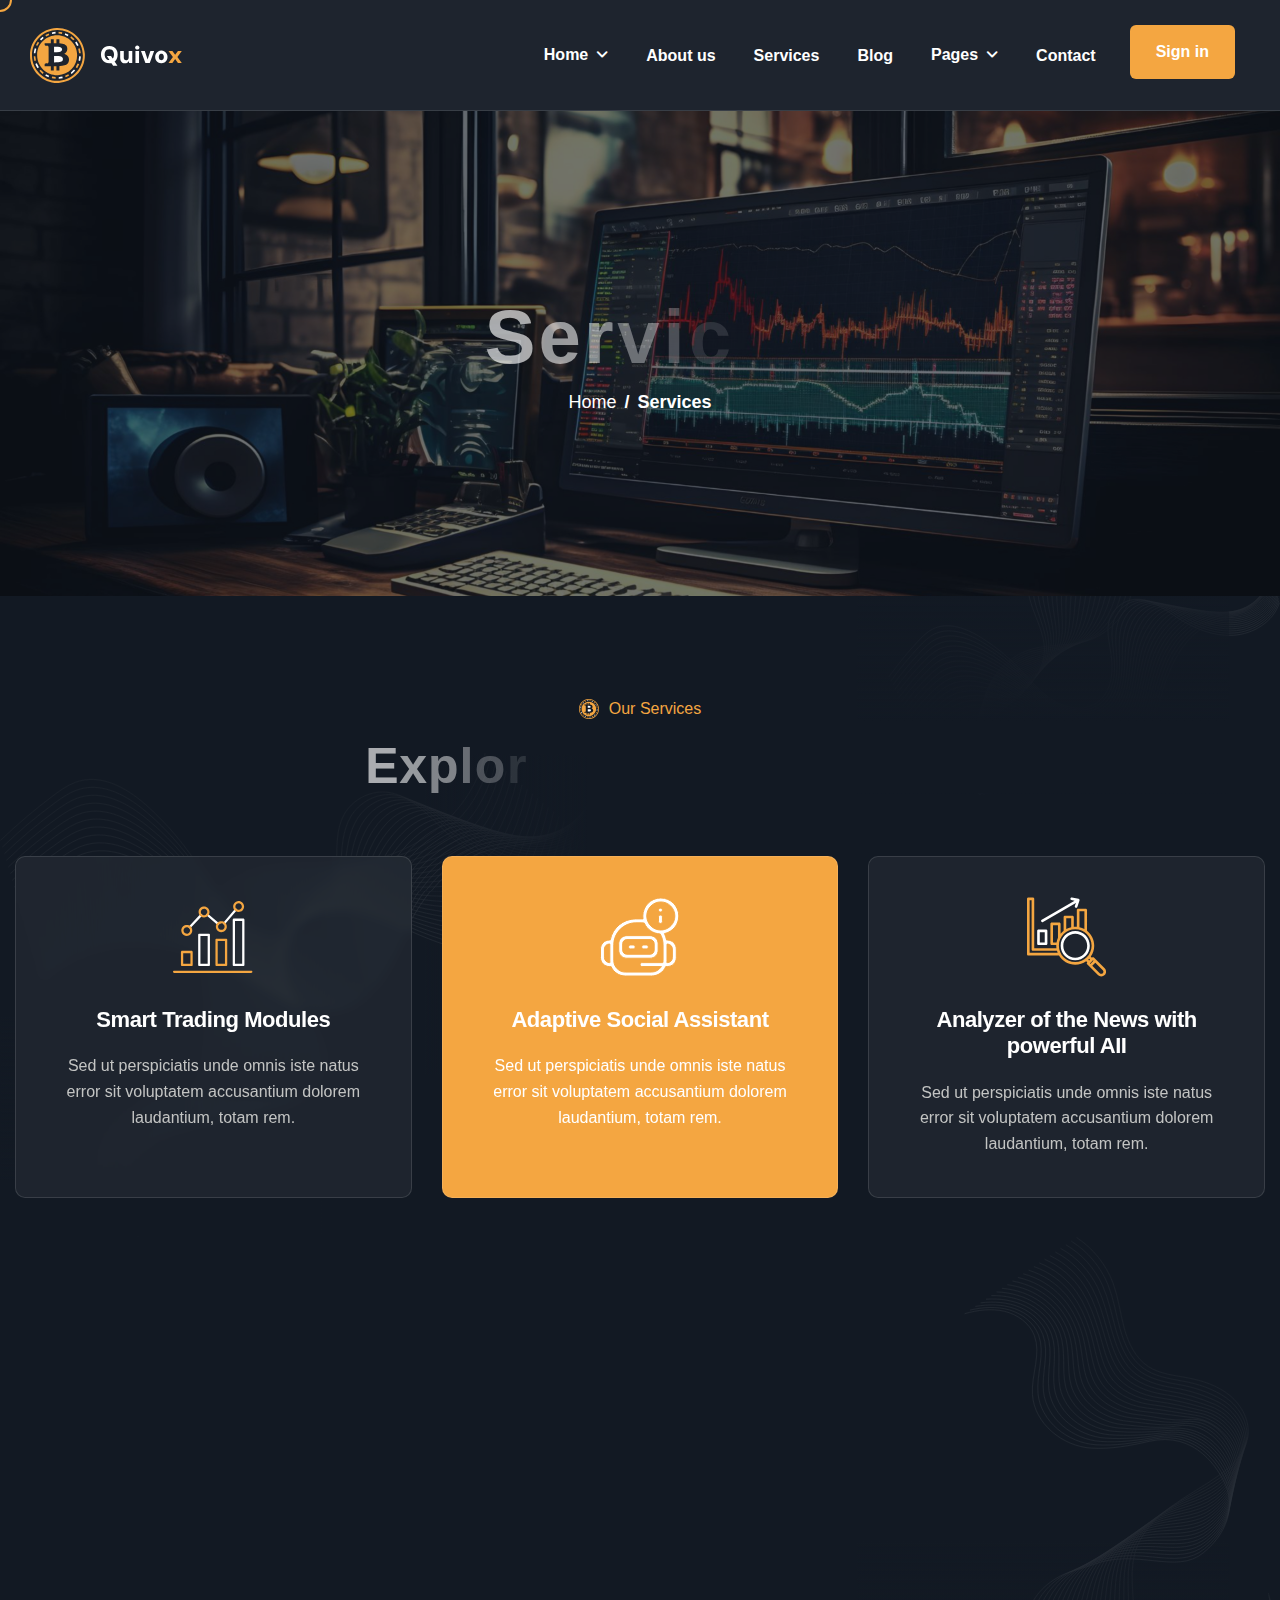
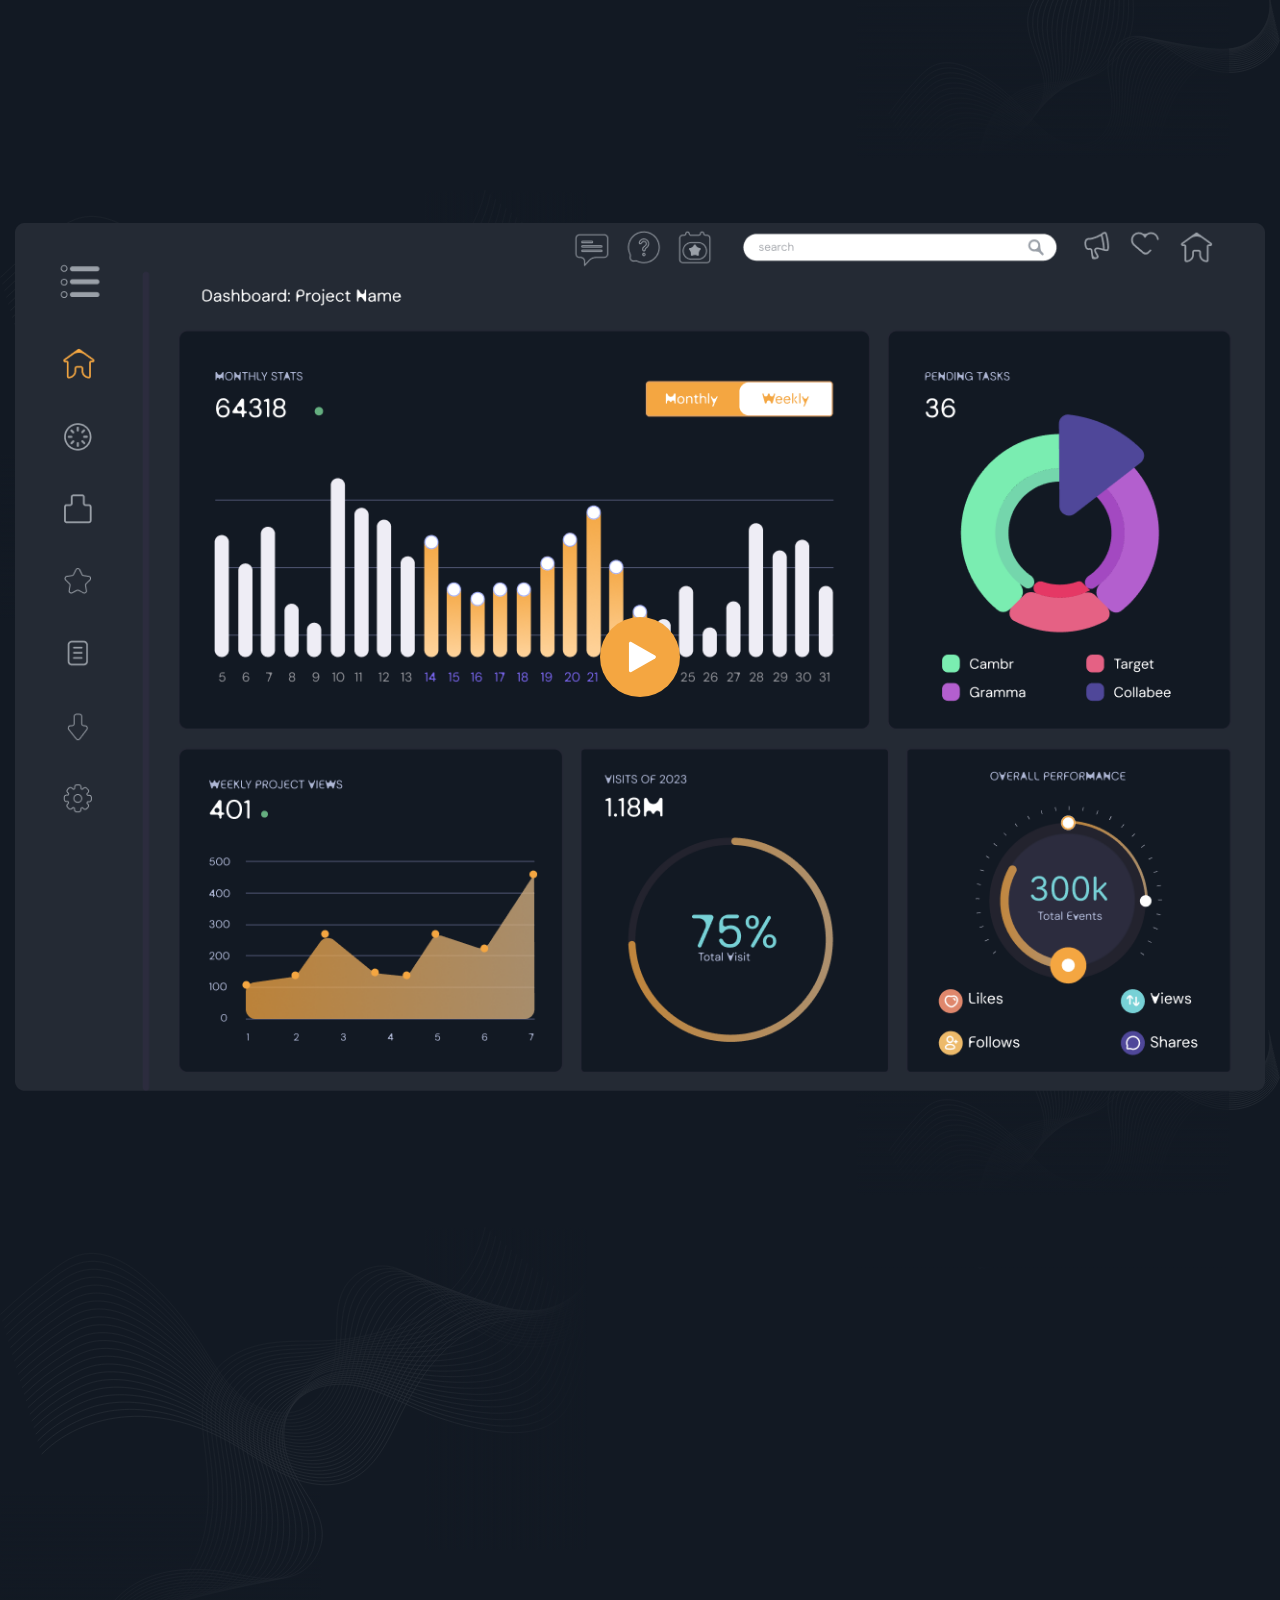
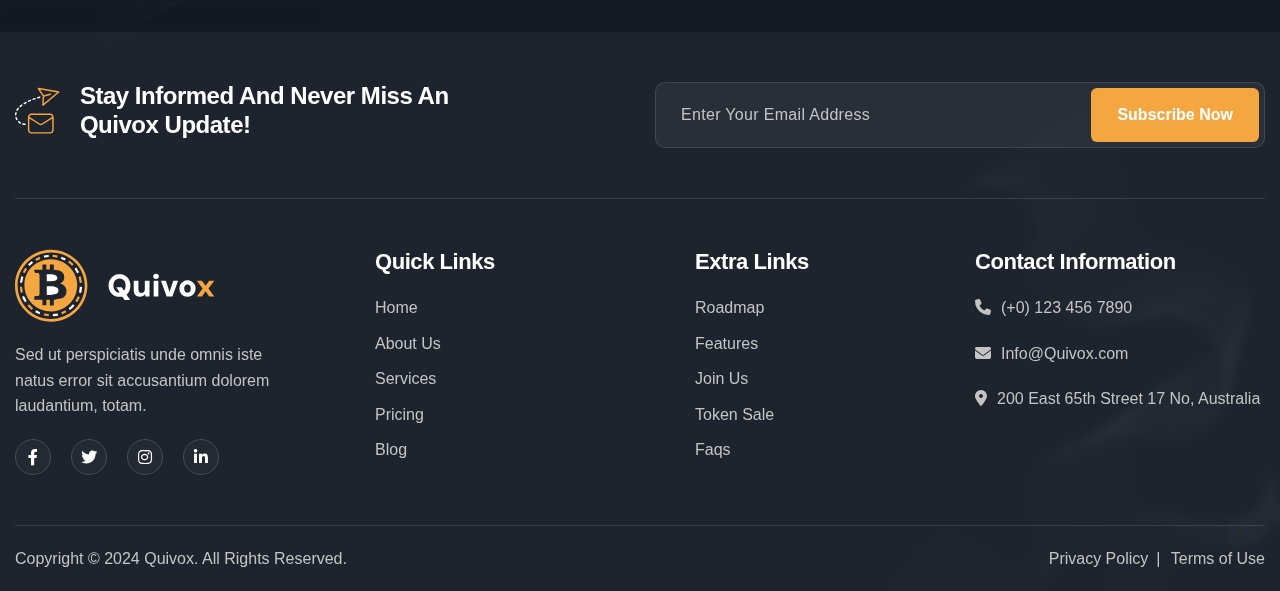
<file: html-preview/quivox/html/services.html>
﻿<!DOCTYPE html>
<html lang="zxx">
<head>
	<!-- Meta -->
	<meta charset="utf-8">
	<meta http-equiv="X-UA-Compatible" content="IE=edge">
	<meta name="viewport" content="width=device-width, initial-scale=1.0">
	<meta name="description" content="">
	<meta name="keywords" content="">
	<meta name="author" content="Awaiken">
	<!-- Page Title -->
	<title>Quivox - Bitcoin & Crypto Currency HTML Template</title>
	<!-- Favicon Icon -->
	<link rel="shortcut icon" type="image/x-icon" href="images/favicon.png">
	<!-- Google Fonts css-->
	<link rel="preconnect" href="https://fonts.googleapis.com">
	<link rel="preconnect" href="https://fonts.gstatic.com" crossorigin="">
	<link href="../../../css2?family=DM+Sans:opsz,wght@9..40,100..1000&display=swap" rel="stylesheet">
	<!-- Bootstrap css -->
	<link href="css/bootstrap.min.css" rel="stylesheet" media="screen">
	<!-- SlickNav css -->
	<link href="css/slicknav.min.css" rel="stylesheet">
	<!-- Swiper css -->
	<link rel="stylesheet" href="css/swiper-bundle.min.css">
	<!-- Font Awesome icon css-->
	<link href="css/all.min.css" rel="stylesheet" media="screen">
	<!-- Animated css -->
	<link href="css/animate.css" rel="stylesheet">
	<!-- Magnific css -->
	<link href="css/magnific-popup.css" rel="stylesheet">
	<!-- Main custom css -->
	<link href="css/custom.css" rel="stylesheet" media="screen">
	<!-- HTML5 shim and Respond.js for IE8 support of HTML5 elements and media queries -->
	<!-- WARNING: Respond.js doesn't work if you view the page via file:// -->
	<!--[if lt IE 9]>
      <script src="https://oss.maxcdn.com/html5shiv/3.7.2/html5shiv.min.js"></script>
      <script src="https://oss.maxcdn.com/respond/1.4.2/respond.min.js"></script>
    <![endif]-->
</head>

<body class="tt-magic-cursor">

	<!-- Preloader Start -->
	<div class="preloader">
		<div class="loading-container">
			<div class="loading"></div>
			<div id="loading-icon"><img src="images/loader.svg" alt=""></div>
		</div>
	</div>
	<!-- Preloader End -->

	<!-- Magic Cursor Start -->
	<div id="magic-cursor">
		<div id="ball"></div>
	</div>
	<!-- Magic Cursor End -->

	<!-- Header Start -->
	<header class="main-header">
		<div class="header-sticky">
			<nav class="navbar navbar-expand-lg">
				<div class="container">
					<!-- Logo Start -->
					<a class="navbar-brand" href="index.html">
						<img src="images/logo.svg" alt="Logo">
					</a>
					<!-- Logo End -->

					<!-- Main Menu start -->
					<div class="collapse navbar-collapse main-menu">
						<ul class="navbar-nav mr-auto" id="menu">
							<li class="nav-item submenu"><a class="nav-link" href="services.html">Home</a>
								<ul>
									<li class="nav-item"><a class="nav-link" href="services.html">Home - Image</a>
									<li class="nav-item"><a class="nav-link" href="index-video.html">Home - Video</a></li>
									<li class="nav-item"><a class="nav-link" href="index-slider.html">Home - Slider</a></li>
								</ul>
							</li>
							<li class="nav-item"><a class="nav-link" href="about.html">About us</a></li>
							<li class="nav-item"><a class="nav-link" href="services.html">Services</a></li>
							<li class="nav-item"><a class="nav-link" href="blog.html">Blog</a></li>
							<li class="nav-item submenu"><a class="nav-link" href="#">Pages</a>
								<ul>
									<li class="nav-item"><a class="nav-link" href="blog-single.html">Blog Single</a></li>
									<li class="nav-item"><a class="nav-link" href="team.html">Our Team</a></li>
									<li class="nav-item"><a class="nav-link" href="faq.html">FAQs</a></li>
									<li class="nav-item"><a class="nav-link" href="404.html">404</a></li>
								</ul>
							</li>
							<li class="nav-item"><a class="nav-link" href="contact.html">Contact</a></li>
							<li class="nav-item highlighted-menu"><a class="nav-link" href="#">Sign in</a></li>
						</ul>
					</div>
					<!-- Main Menu End -->

					<div class="navbar-toggle"></div>
				</div>
			</nav>

			<div class="responsive-menu"></div>
		</div>
	</header>
	<!-- Header End -->

	<!-- Page Header Section Start -->
	<div class="page-header parallaxie">
		<div class="container">
			<div class="row">
				<div class="col-md-12">
					<!-- Subpage Header Box Start -->
					<div class="page-header-box">
						<h1 class="text-anime">Services</h1>
						<nav class="wow fadeInUp" data-wow-delay="0.25s">
							<ol class="breadcrumb">
								<li class="breadcrumb-item"><a href="#">Home</a></li>
								<li class="breadcrumb-item active" aria-current="page">Services</li>
							</ol>
						</nav>
					</div>
					<!-- Subpage Header Box End -->
				</div>
			</div>
		</div>
	</div>
	<!-- Page Header Section End -->

	<!-- Services Page Section Start -->
	<div class="services-page">
		<div class="container">
			<div class="row">
				<div class="col-md-12">
					<!-- Section Title Start -->
					<div class="section-title">
						<h3 class="wow fadeInUp">Our Services</h3>
						<h2 class="text-anime">Explore Quivox Services</h2>
					</div>
					<!-- Section Title End -->
				</div>
			</div>

			<div class="row">
				<div class="col-lg-4 col-md-6">
					<!-- Service Item Start -->
					<div class="service-item wow fadeInUp" data-wow-delay="0.25s">
						<div class="icon-box">
							<img src="images/icon-our-services-1.svg" alt="">
						</div>

						<h3>Smart Trading Modules</h3>
						<p>Sed ut perspiciatis unde omnis iste natus error sit voluptatem accusantium dolorem laudantium, totam rem.</p>
					</div>
					<!-- Service Item End -->
				</div>

				<div class="col-lg-4 col-md-6">
					<!-- Service Item Start -->
					<div class="service-item active wow fadeInUp" data-wow-delay="0.5s">
						<div class="icon-box">
							<img src="images/icon-our-services-2.svg" alt="">
						</div>

						<h3>Adaptive Social Assistant</h3>
						<p>Sed ut perspiciatis unde omnis iste natus error sit voluptatem accusantium dolorem laudantium, totam rem.</p>
					</div>
					<!-- Service Item End -->
				</div>

				<div class="col-lg-4 col-md-6">
					<!-- Service Item Start -->
					<div class="service-item wow fadeInUp" data-wow-delay="0.75s">
						<div class="icon-box">
							<img src="images/icon-our-services-3.svg" alt="">
						</div>

						<h3>Analyzer of the News with powerful AII</h3>
						<p>Sed ut perspiciatis unde omnis iste natus error sit voluptatem accusantium dolorem laudantium, totam rem.</p>
					</div>
					<!-- Service Item End -->
				</div>

				<div class="col-lg-4 col-md-6">
					<!-- Service Item Start -->
					<div class="service-item wow fadeInUp" data-wow-delay="1.0s">
						<div class="icon-box">
							<img src="images/icon-our-services-4.svg" alt="">
						</div>

						<h3>Exchange Order Management</h3>
						<p>Sed ut perspiciatis unde omnis iste natus error sit voluptatem accusantium dolorem laudantium, totam rem.</p>
					</div>
					<!-- Service Item End -->
				</div>

				<div class="col-lg-4 col-md-6">
					<!-- Service Item Start -->
					<div class="service-item wow fadeInUp" data-wow-delay="1.25s">
						<div class="icon-box">
							<img src="images/icon-our-services-5.svg" alt="">
						</div>

						<h3>Module of Price Notification</h3>
						<p>Sed ut perspiciatis unde omnis iste natus error sit voluptatem accusantium dolorem laudantium, totam rem.</p>
					</div>
					<!-- Service Item End -->
				</div>

				<div class="col-lg-4 col-md-6">
					<!-- Service Item Start -->
					<div class="service-item wow fadeInUp" data-wow-delay="1.5s">
						<div class="icon-box">
							<img src="images/icon-our-services-6.svg" alt="">
						</div>

						<h3>Crypto Trading Platform</h3>
						<p>Sed ut perspiciatis unde omnis iste natus error sit voluptatem accusantium dolorem laudantium, totam rem.</p>
					</div>
					<!-- Service Item End -->
				</div>
			</div>
		</div>
	</div>
	<!-- Services Page Section End -->

	<!-- Intro Video Section Start -->
	<div class="intro-video">
		<div class="container">
			<div class="row">
				<div class="col-md-12">
					<!-- Section Title Start -->
					<div class="section-title">
						<h3 class="wow fadeInUp">Our Dashboard</h3>
						<h2 class="text-anime">Watch Our Demo Video</h2>
					</div>
					<!-- Section Title End -->
				</div>
			</div>

			<div class="row">
				<div class="col-md-12">
					<!-- Intro Video Box Start -->
					<div class="intro-video-box">
						<div class="intro-video-image">
							<img src="images/video-bg.png" alt="">
						</div>

						<div class="video-play-button">
							<a href="https://www.youtube.com/watch?v=Y-x0efG1seA" class="popup-video">
								<img src="images/play.svg" alt="">
							</a>
						</div>
					</div>
					<!-- Intro Video Box End -->
				</div>
			</div>
		</div>
	</div>
	<!-- Intro Video Section End -->

	<!-- Download Apps Section Start -->
	<div class="serivces-download-apps">
		<div class="container">
			<div class="row align-items-center">
				<div class="col-lg-6 col-md-12">
					<!-- Download App Content Start -->
					<div class="download-apps-content">
						<!-- Section Title Start -->
						<div class="section-title">
							<h3 class="wow fadeInUp">Download App</h3>
							<h2 class="text-anime">Download Bitcoin App</h2>
						</div>
						<!-- Section Title End -->

						<!-- Download App Body Start -->
						<div class="download-app-body wow fadeInUp" data-wow-delay="0.25s">
							<p>Sed ut perspiciatis unde omnis iste natus error sit voluptatem accusantium dolorem laudantium, totam rem aperiam, eaque ipsa quae ab illo inventore veritatis et quasi.</p>
						</div>
						<!-- Download App Body End -->
					</div>
					<!-- Download App Content End -->
				</div>

				<div class="col-lg-3 col-md-6">
					<!-- Download App Item Start -->
					<div class="download-app-item wow fadeInUp" data-wow-delay="0.5s">
						<h3>Get App for IOS</h3>
						<a href="#" class="btn-default"><i class="fa-brands fa-app-store"></i> Download Now</a>
						
						<div class="download-app-img">
							<img src="images/mobile-img.png" alt="">
						</div>
					</div>
					<!-- Download App Item End -->
				</div>

				<div class="col-lg-3 col-md-6">
					<!-- Download App Item Start -->
					<div class="download-app-item wow fadeInUp" data-wow-delay="0.75s">
						<h3>Get App for IOS</h3>
						<a href="#" class="btn-default"><i class="fa-brands fa-google-play"></i> Download Now</a>
						
						<div class="download-app-img">
							<img src="images/mobile-img.png" alt="">
						</div>
					</div>
					<!-- Download App Item End -->
				</div>
			</div>
		</div>
	</div>
	<!-- Download Apps Section End -->

	<!-- Footer Start -->
	<footer class="main-footer">
		<div class="container">
			<div class="row">
				<div class="col-md-12">
					<!-- Footer Newsletters Start -->
					<div class="footer-newsletters">
						<div class="row">
							<div class="col-lg-6">
								<!-- Newsletter Title Start -->
								<div class="newsletter-title">
									<div class="icon-box">
										<img src="images/icon-stay-info.svg" alt="">
									</div>

									<h2>Stay Informed And Never Miss An Quivox Update!</h2>
								</div>
								<!-- Newsletter Title End -->
							</div>

							<div class="col-lg-6">
								<!-- Newsletter Form Start -->
								<div class="newsletter-form">
									<form id="newsletter_form" action="#" data-toggle="validator">
										<div class="row no-gap align-items-center">
											<div class="form-group col-md-8">
												<input type="email" name="email" class="form-control" id="news_email" placeholder="Enter Your Email Address" required="">
												<div class="help-block with-errors"></div>
											</div>										
			
											<div class="col-md-4 text-end">
												<button type="submit" class="btn-default disabled">Subscribe Now</button>
												<div id="news_letter_Submit" class="h3 text-left hidden"></div>
											</div>
										</div>
									</form>
								</div>
								<!-- Newsletter Form End -->
							</div>
						</div>
					</div>
					<!-- Footer Newsletters End -->
				</div>
			</div>

			<div class="row">
				<div class="col-md-12">
					<!-- Mega Footer Start -->
					<div class="mega-footer">
						<div class="row">
							<div class="col-lg-3 col-12">
								<!-- Footer About Start -->
								<div class="footer-about">
									<!-- Footer Logo Start -->
									<div class="footer-logo">
										<img src="images/footer-logo.svg" alt="">
									</div>
									<!-- Footer Logo End -->

									<!-- Footer About Content Start -->
									<div class="footer-about-content">
										<p>Sed ut perspiciatis unde omnis iste natus error sit accusantium dolorem laudantium, totam.</p>
									</div>
									<!-- Footer About Content End -->

									<!-- Footer Social Links Start -->
									<div class="footer-social-links">
										<ul>
											<li><a href="#"><i class="fa-brands fa-facebook-f"></i></a></li>
											<li><a href="#"><i class="fa-brands fa-twitter"></i></a></li>
											<li><a href="#"><i class="fa-brands fa-instagram"></i></a></li>
											<li><a href="#"><i class="fa-brands fa-linkedin-in"></i></a></li>
										</ul>
									</div>
									<!-- Footer Social Links End -->
								</div>
								<!-- Footer About End -->
							</div>

							<div class="col-lg-3 col-md-4">
								<!-- Footer Links Start -->
								<div class="footer-links">
									<!-- Footer Title Start -->
									<div class="footer-title">
										<h3>Quick Links</h3>
									</div>
									<!-- Footer Title End -->
									
									<div class="footer-menu">
										<ul>
											<li><a href="#">Home</a></li>
											<li><a href="#">About Us</a></li>
											<li><a href="#">Services</a></li>
											<li><a href="#">Pricing</a></li>
											<li><a href="#">Blog</a></li>
										</ul>
									</div>
								</div>
								<!-- Footer Links End -->
							</div>

							<div class="col-lg-3 col-md-4">
								<!-- Footer Links Start -->
								<div class="footer-links">
									<!-- Footer Title Start  -->
									<div class="footer-title">
										<h3>Extra Links</h3>
									</div>
									<!-- Footer Title End -->
									
									<div class="footer-menu">
										<ul>
											<li><a href="#">Roadmap</a></li>
											<li><a href="#">Features</a></li>
											<li><a href="#">Join Us</a></li>
											<li><a href="#">Token Sale</a></li>
											<li><a href="#">Faqs</a></li>
										</ul>
									</div>
								</div>
								<!-- Footer Links End -->
							</div>

							<div class="col-lg-3 col-md-4">
								<!-- Footer Contact information Start -->
								<div class="footer-contact-information">
									<!-- Footer Title Start -->
									<div class="footer-title">
										<h3>Contact Information</h3>
									</div>
									<!-- Footer Title End -->

									<div class="footer-contact-info">
										<!-- Footer Contact info Item Start -->
										<div class="footer-contact-info-item">
											<div class="icon-box">
												<i class="fa-solid fa-phone"></i>
											</div>

											<p>(+0) 123 456 7890</p>
										</div>
										<!-- Footer Contact info Item End -->

										<!-- Footer Contact info Item Start -->
										<div class="footer-contact-info-item">
											<div class="icon-box">
												<i class="fa-solid fa-envelope"></i>
											</div>

											<p>Info@Quivox.com</p>
										</div>
										<!-- Footer Contact info Item End -->

										<!-- Footer Contact info Item Start -->
										<div class="footer-contact-info-item">
											<div class="icon-box">
												<i class="fa-solid fa-location-dot"></i>
											</div>

											<p>200 East 65th Street 17 No, Australia</p>
										</div>
										<!-- Footer Contact info Item End -->
									</div>
								</div>
								<!-- Footer Contact information End -->
							</div>
						</div>
					</div>
					<!-- Mega Footer End -->
				</div>
			</div>

			<div class="row">
				<div class="col-md-12">
					<!-- Copyright Footer Start -->
					<div class="footer-copyrights">
						<div class="row align-items-center">
							<div class="col-md-6">
								<!-- Copyright Content Start -->
								<div class="footer-copyright">
									<p>Copyright &copy; 2024 Quivox. All Rights Reserved.</p>
								</div>
								<!-- Copyright Content End -->
							</div>

							<div class="col-md-6">
								<!-- Footer Policy Menu Start -->
								<div class="footer-policy-menu">
									<ul>
										<li><a href="#">Privacy Policy</a></li>
										<li><a href="#">Terms of Use</a></li>
									</ul>
								</div>
								<!-- Footer Policy Menu End -->
							</div>
						</div>
					</div>
					<!-- Copyright Footer End -->
				</div>
			</div>
		</div>
	</footer>
	<!-- Footer End -->

	<!-- Jquery Library File -->
	<script src="js/jquery-3.7.1.min.js"></script>
	<!-- Bootstrap js file -->
	<script src="js/bootstrap.min.js"></script>
	<!-- Validator js file -->
	<script src="js/validator.min.js"></script>
	<!-- SlickNav js file -->
	<script src="js/jquery.slicknav.js"></script>
	<!-- Swiper js file -->
	<script src="js/swiper-bundle.min.js"></script>
	<!-- Counter js file -->
	<script src="js/jquery.waypoints.min.js"></script>
	<script src="js/jquery.counterup.min.js"></script>
	<!-- Magnific js file -->
	<script src="js/jquery.magnific-popup.min.js"></script>
	<!-- SmoothScroll -->
	<script src="js/SmoothScroll.js"></script>
	<!-- Parallax js -->
	<script src="js/parallaxie.js"></script>
	<!-- MagicCursor js file -->
	<script src="js/gsap.min.js"></script>
	<script src="js/magiccursor.js"></script>
	<!-- Text Effect js file -->
	<script src="js/splitType.js"></script>
	<script src="js/ScrollTrigger.min.js"></script>
	<!-- YTPlayer js file -->
	<script src="js/jquery.mb.YTPlayer.min.js"></script>
	<!-- Wow js file -->
	<script src="js/wow.js"></script>
	<!-- Main Custom js file -->
	<script src="js/function.js"></script>
</body>
</html>
</file>
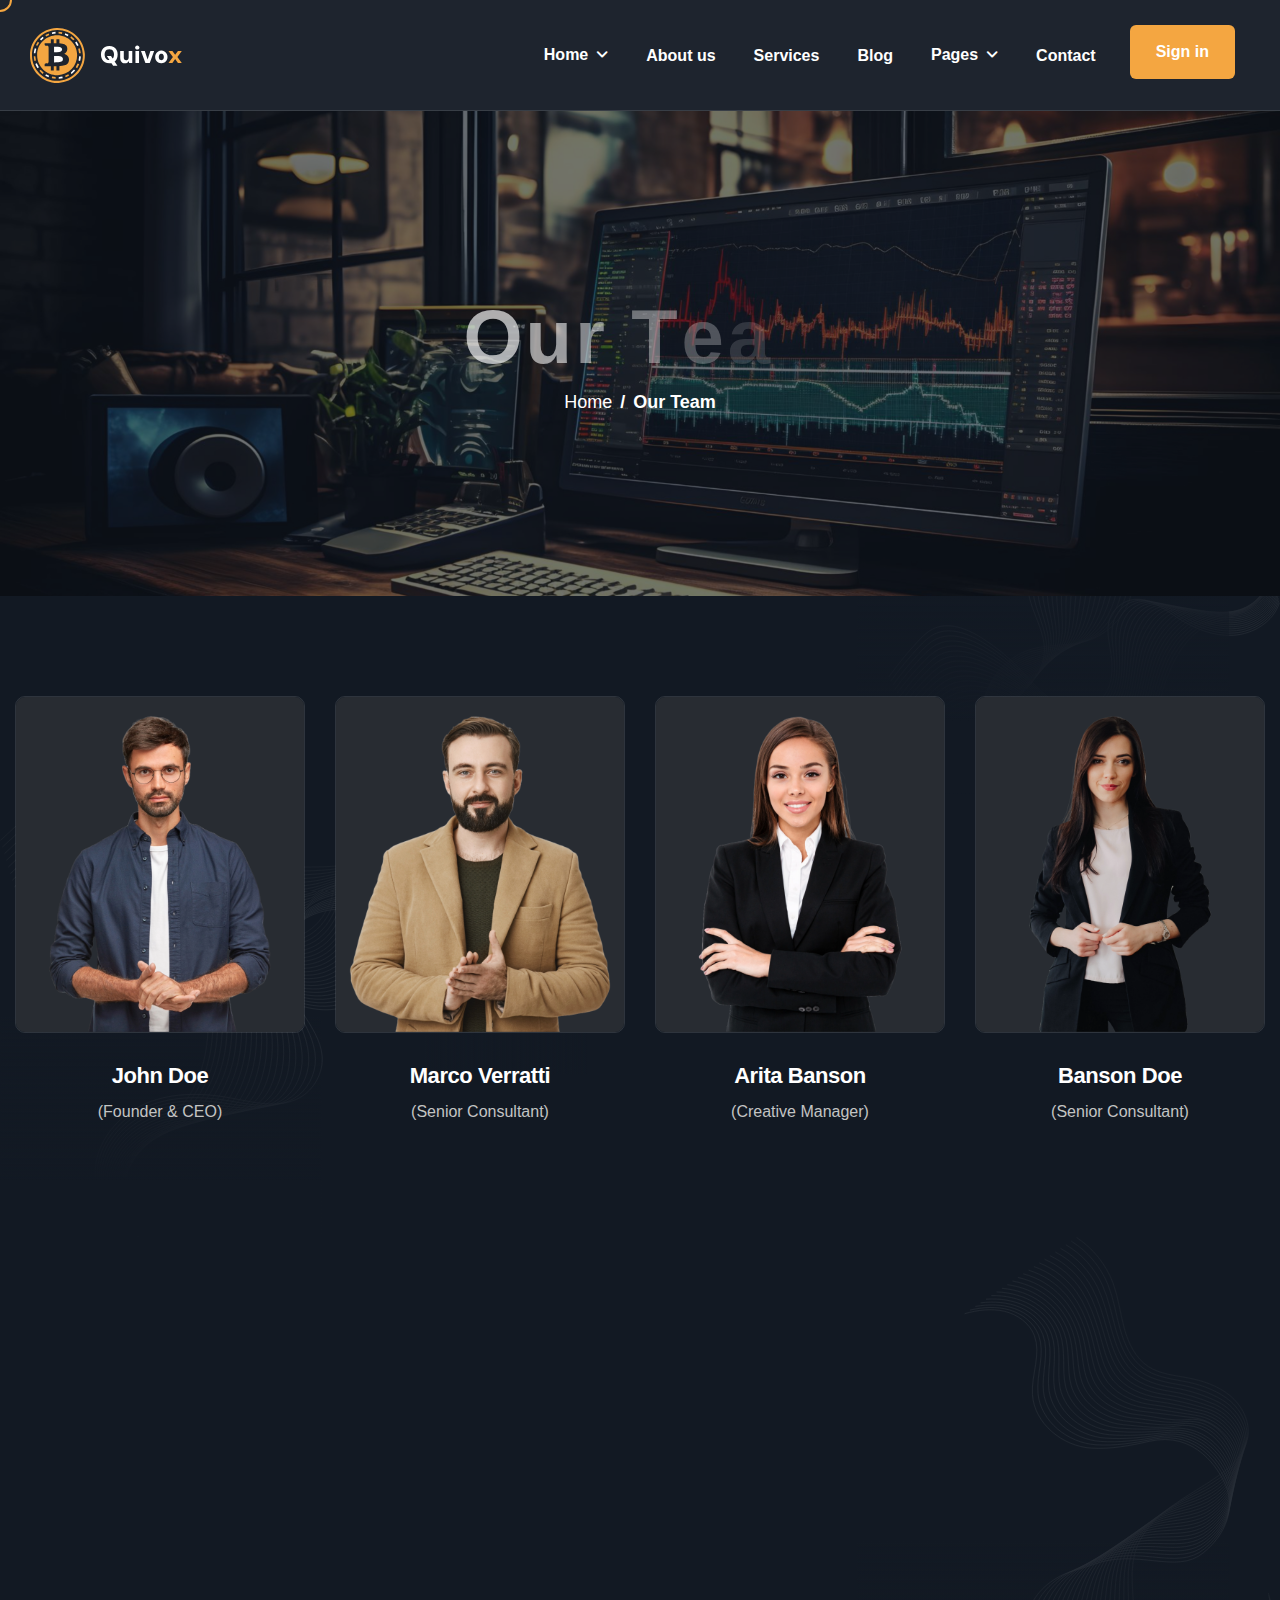
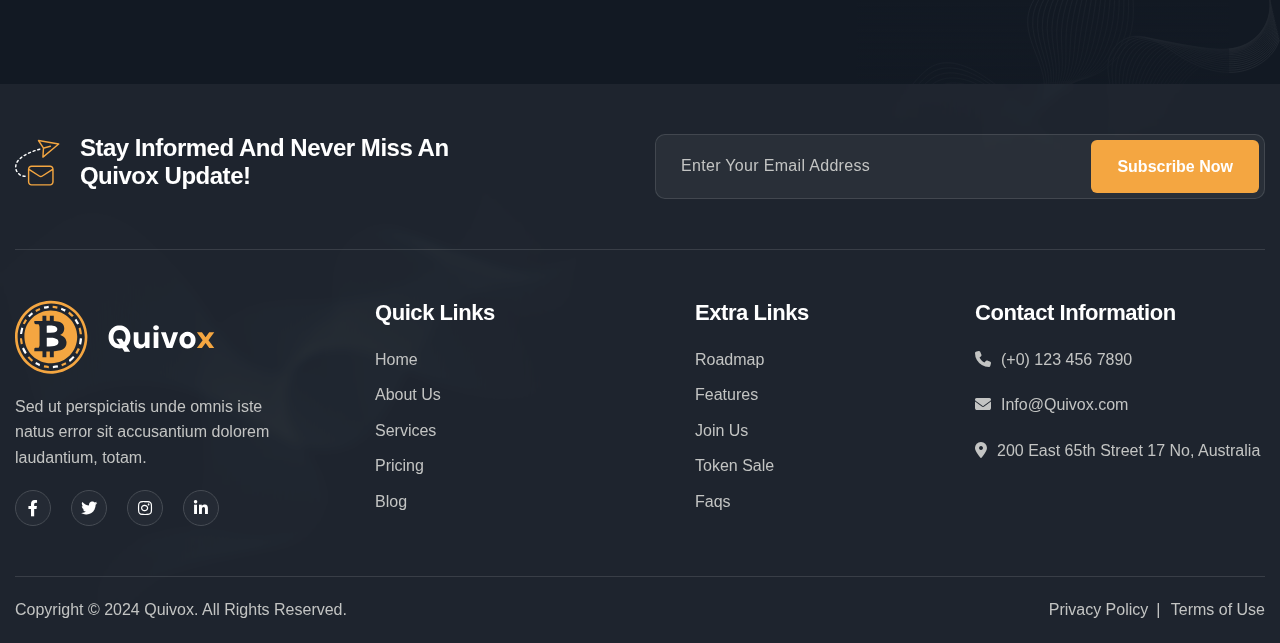
<file: html-preview/quivox/html/team.html>
﻿<!DOCTYPE html>
<html lang="zxx">
<head>
	<!-- Meta -->
	<meta charset="utf-8">
	<meta http-equiv="X-UA-Compatible" content="IE=edge">
	<meta name="viewport" content="width=device-width, initial-scale=1.0">
	<meta name="description" content="">
	<meta name="keywords" content="">
	<meta name="author" content="Awaiken">
	<!-- Page Title -->
	<title>Quivox - Bitcoin & Crypto Currency HTML Template</title>
	<!-- Favicon Icon -->
	<link rel="shortcut icon" type="image/x-icon" href="images/favicon.png">
	<!-- Google Fonts css-->
	<link rel="preconnect" href="https://fonts.googleapis.com">
	<link rel="preconnect" href="https://fonts.gstatic.com" crossorigin="">
	<link href="../../../css2?family=DM+Sans:opsz,wght@9..40,100..1000&display=swap" rel="stylesheet">
	<!-- Bootstrap css -->
	<link href="css/bootstrap.min.css" rel="stylesheet" media="screen">
	<!-- SlickNav css -->
	<link href="css/slicknav.min.css" rel="stylesheet">
	<!-- Swiper css -->
	<link rel="stylesheet" href="css/swiper-bundle.min.css">
	<!-- Font Awesome icon css-->
	<link href="css/all.min.css" rel="stylesheet" media="screen">
	<!-- Animated css -->
	<link href="css/animate.css" rel="stylesheet">
	<!-- Magnific css -->
	<link href="css/magnific-popup.css" rel="stylesheet">
	<!-- Main custom css -->
	<link href="css/custom.css" rel="stylesheet" media="screen">
	<!-- HTML5 shim and Respond.js for IE8 support of HTML5 elements and media queries -->
	<!-- WARNING: Respond.js doesn't work if you view the page via file:// -->
	<!--[if lt IE 9]>
      <script src="https://oss.maxcdn.com/html5shiv/3.7.2/html5shiv.min.js"></script>
      <script src="https://oss.maxcdn.com/respond/1.4.2/respond.min.js"></script>
    <![endif]-->
</head>

<body class="tt-magic-cursor">

	<!-- Preloader Start -->
	<div class="preloader">
		<div class="loading-container">
			<div class="loading"></div>
			<div id="loading-icon"><img src="images/loader.svg" alt=""></div>
		</div>
	</div>
	<!-- Preloader End -->

	<!-- Magic Cursor Start -->
	<div id="magic-cursor">
		<div id="ball"></div>
	</div>
	<!-- Magic Cursor End -->

	<!-- Header Start -->
	<header class="main-header">
		<div class="header-sticky">
			<nav class="navbar navbar-expand-lg">
				<div class="container">
					<!-- Logo Start -->
					<a class="navbar-brand" href="index.html">
						<img src="images/logo.svg" alt="Logo">
					</a>
					<!-- Logo End -->

					<!-- Main Menu start -->
					<div class="collapse navbar-collapse main-menu">
						<ul class="navbar-nav mr-auto" id="menu">
							<li class="nav-item submenu"><a class="nav-link" href="team.html">Home</a>
								<ul>
									<li class="nav-item"><a class="nav-link" href="team.html">Home - Image</a>
									<li class="nav-item"><a class="nav-link" href="index-video.html">Home - Video</a></li>
									<li class="nav-item"><a class="nav-link" href="index-slider.html">Home - Slider</a></li>
								</ul>
							</li>
							<li class="nav-item"><a class="nav-link" href="about.html">About us</a></li>
							<li class="nav-item"><a class="nav-link" href="services.html">Services</a></li>
							<li class="nav-item"><a class="nav-link" href="blog.html">Blog</a></li>
							<li class="nav-item submenu"><a class="nav-link" href="#">Pages</a>
								<ul>
									<li class="nav-item"><a class="nav-link" href="blog-single.html">Blog Single</a></li>
									<li class="nav-item"><a class="nav-link" href="team.html">Our Team</a></li>
									<li class="nav-item"><a class="nav-link" href="faq.html">FAQs</a></li>
									<li class="nav-item"><a class="nav-link" href="404.html">404</a></li>
								</ul>
							</li>
							<li class="nav-item"><a class="nav-link" href="contact.html">Contact</a></li>
							<li class="nav-item highlighted-menu"><a class="nav-link" href="#">Sign in</a></li>
						</ul>
					</div>
					<!-- Main Menu End -->

					<div class="navbar-toggle"></div>
				</div>
			</nav>

			<div class="responsive-menu"></div>
		</div>
	</header>
	<!-- Header End -->

	<!-- Page Header Section Start -->
	<div class="page-header parallaxie">
		<div class="container">
			<div class="row">
				<div class="col-md-12">
					<!-- Subpage Header Box Start -->
					<div class="page-header-box">
						<h1 class="text-anime">Our Team</h1>
						<nav class="wow fadeInUp" data-wow-delay="0.25s">
							<ol class="breadcrumb">
								<li class="breadcrumb-item"><a href="#">Home</a></li>
								<li class="breadcrumb-item active" aria-current="page">Our Team</li>
							</ol>
						</nav>
					</div>
					<!-- Subpage Header Box End -->
				</div>
			</div>
		</div>
	</div>
	<!-- Page Header Section End -->

	<!-- Team Page Start -->
	<div class="team-page">
		<div class="container">
			<div class="row">
				<div class="col-lg-3 col-md-6">
					<!-- Team Item Start -->
					<div class="team-item wow fadeInUp" data-wow-delay="0.25s">
						<div class="team-image-links">
							<!-- Team Image Start -->
							<div class="team-image">
								<figure>
									<img src="images/team-1.png" alt="">
								</figure>
							</div>
							<!-- Team Image End -->

							<!-- Team Social Links Start -->
							<div class="team-social-links">
								<ul>
									<li><a href="#"><i class="fa-brands fa-facebook-f"></i></a></li>
									<li><a href="#"><i class="fa-brands fa-twitter"></i></a></li>
									<li><a href="#"><i class="fa-brands fa-instagram"></i></a></li>
									<li><a href="#"><i class="fa-brands fa-linkedin-in"></i></a></li>
								</ul>
							</div>
							<!-- Team Social Links End -->
						</div>

						<!-- Team Info Start -->
						<div class="team-info">
							<h3>John Doe</h3>
							<p>(Founder & CEO)</p>
						</div>
						<!-- Team Info End -->
					</div>
					<!-- Team Item End -->
				</div>

				<div class="col-lg-3 col-md-6">
					<!-- Team Item Start -->
					<div class="team-item wow fadeInUp" data-wow-delay="0.5s">
						<div class="team-image-links">
							<!-- Team Image Start -->
							<div class="team-image">
								<figure>
									<img src="images/team-2.png" alt="">
								</figure>
							</div>
							<!-- Team Image End -->

							<!-- Team Social Links Start -->
							<div class="team-social-links">
								<ul>
									<li><a href="#"><i class="fa-brands fa-facebook-f"></i></a></li>
									<li><a href="#"><i class="fa-brands fa-twitter"></i></a></li>
									<li><a href="#"><i class="fa-brands fa-instagram"></i></a></li>
									<li><a href="#"><i class="fa-brands fa-linkedin-in"></i></a></li>
								</ul>
							</div>
							<!-- Team Social Links End -->
						</div>

						<!-- Team Info Start -->
						<div class="team-info">
							<h3>Marco Verratti</h3>
							<p>(Senior Consultant)</p>
						</div>
						<!-- Team Info End -->
					</div>
					<!-- Team Item End -->
				</div>

				<div class="col-lg-3 col-md-6">
					<!-- Team Item Start -->
					<div class="team-item wow fadeInUp" data-wow-delay="0.75s">
						<div class="team-image-links">
							<!-- Team Image Start -->
							<div class="team-image">
								<figure>
									<img src="images/team-3.png" alt="">
								</figure>
							</div>
							<!-- Team Image End -->

							<!-- Team Social Links Start -->
							<div class="team-social-links">
								<ul>
									<li><a href="#"><i class="fa-brands fa-facebook-f"></i></a></li>
									<li><a href="#"><i class="fa-brands fa-twitter"></i></a></li>
									<li><a href="#"><i class="fa-brands fa-instagram"></i></a></li>
									<li><a href="#"><i class="fa-brands fa-linkedin-in"></i></a></li>
								</ul>
							</div>
							<!-- Team Social Links End -->
						</div>

						<!-- Team Info Start -->
						<div class="team-info">
							<h3>Arita Banson</h3>
							<p>(Creative Manager)</p>
						</div>
						<!-- Team Info End -->
					</div>
					<!-- Team Item End -->
				</div>

				<div class="col-lg-3 col-md-6">
					<!-- Team Item Start -->
					<div class="team-item wow fadeInUp" data-wow-delay="1.0s">
						<div class="team-image-links">
							<!-- Team Image Start -->
							<div class="team-image">
								<figure>
									<img src="images/team-4.png" alt="">
								</figure>
							</div>
							<!-- Team Image End -->

							<!-- Team Social Links Start -->
							<div class="team-social-links">
								<ul>
									<li><a href="#"><i class="fa-brands fa-facebook-f"></i></a></li>
									<li><a href="#"><i class="fa-brands fa-twitter"></i></a></li>
									<li><a href="#"><i class="fa-brands fa-instagram"></i></a></li>
									<li><a href="#"><i class="fa-brands fa-linkedin-in"></i></a></li>
								</ul>
							</div>
							<!-- Team Social Links End -->
						</div>

						<!-- Team Info Start -->
						<div class="team-info">
							<h3>Banson Doe</h3>
							<p>(Senior Consultant)</p>
						</div>
						<!-- Team Info End -->
					</div>
					<!-- Team Item End -->
				</div>

				<div class="col-lg-3 col-md-6">
					<!-- Team Item Start -->
					<div class="team-item wow fadeInUp" data-wow-delay="1.25s">
						<div class="team-image-links">
							<!-- Team Image Start -->
							<div class="team-image">
								<figure>
									<img src="images/team-5.png" alt="">
								</figure>
							</div>
							<!-- Team Image End -->

							<!-- Team Social Links Start -->
							<div class="team-social-links">
								<ul>
									<li><a href="#"><i class="fa-brands fa-facebook-f"></i></a></li>
									<li><a href="#"><i class="fa-brands fa-twitter"></i></a></li>
									<li><a href="#"><i class="fa-brands fa-instagram"></i></a></li>
									<li><a href="#"><i class="fa-brands fa-linkedin-in"></i></a></li>
								</ul>
							</div>
							<!-- Team Social Links End -->
						</div>

						<!-- Team Info Start -->
						<div class="team-info">
							<h3>Brian Walker</h3>
							<p>(Senior Consultant)</p>
						</div>
						<!-- Team Info End -->
					</div>
					<!-- Team Item End -->
				</div>

				<div class="col-lg-3 col-md-6">
					<!-- Team Item Start -->
					<div class="team-item wow fadeInUp" data-wow-delay="1.50s">
						<div class="team-image-links">
							<!-- Team Image Start -->
							<div class="team-image">
								<figure>
									<img src="images/team-6.png" alt="">
								</figure>
							</div>
							<!-- Team Image End -->

							<!-- Team Social Links Start -->
							<div class="team-social-links">
								<ul>
									<li><a href="#"><i class="fa-brands fa-facebook-f"></i></a></li>
									<li><a href="#"><i class="fa-brands fa-twitter"></i></a></li>
									<li><a href="#"><i class="fa-brands fa-instagram"></i></a></li>
									<li><a href="#"><i class="fa-brands fa-linkedin-in"></i></a></li>
								</ul>
							</div>
							<!-- Team Social Links End -->
						</div>

						<!-- Team Info Start -->
						<div class="team-info">
							<h3>Alice Thompson</h3>
							<p>(Senior Consultant)</p>
						</div>
						<!-- Team Info End -->
					</div>
					<!-- Team Item End -->
				</div>

				<div class="col-lg-3 col-md-6">
					<!-- Team Item Start -->
					<div class="team-item wow fadeInUp" data-wow-delay="1.75s">
						<div class="team-image-links">
							<!-- Team Image Start -->
							<div class="team-image">
								<figure>
									<img src="images/team-7.png" alt="">
								</figure>
							</div>
							<!-- Team Image End -->

							<!-- Team Social Links Start -->
							<div class="team-social-links">
								<ul>
									<li><a href="#"><i class="fa-brands fa-facebook-f"></i></a></li>
									<li><a href="#"><i class="fa-brands fa-twitter"></i></a></li>
									<li><a href="#"><i class="fa-brands fa-instagram"></i></a></li>
									<li><a href="#"><i class="fa-brands fa-linkedin-in"></i></a></li>
								</ul>
							</div>
							<!-- Team Social Links End -->
						</div>

						<!-- Team Info Start -->
						<div class="team-info">
							<h3>Jackson Cooper</h3>
							<p>(Senior Consultant)</p>
						</div>
						<!-- Team Info End -->
					</div>
					<!-- Team Item End -->
				</div>

				<div class="col-lg-3 col-md-6">
					<!-- Team Item Start -->
					<div class="team-item wow fadeInUp" data-wow-delay="2.0s">
						<div class="team-image-links">
							<!-- Team Image Start -->
							<div class="team-image">
								<figure>
									<img src="images/team-8.png" alt="">
								</figure>
							</div>
							<!-- Team Image End -->

							<!-- Team Social Links Start -->
							<div class="team-social-links">
								<ul>
									<li><a href="#"><i class="fa-brands fa-facebook-f"></i></a></li>
									<li><a href="#"><i class="fa-brands fa-twitter"></i></a></li>
									<li><a href="#"><i class="fa-brands fa-instagram"></i></a></li>
									<li><a href="#"><i class="fa-brands fa-linkedin-in"></i></a></li>
								</ul>
							</div>
							<!-- Team Social Links End -->
						</div>

						<!-- Team Info Start -->
						<div class="team-info">
							<h3>Lily Bennett</h3>
							<p>(Senior Consultant)</p>
						</div>
						<!-- Team Info End -->
					</div>
					<!-- Team Item End -->
				</div>
			</div>
		</div>
	</div>
	<!-- Team Page Start -->

	<!-- Footer Start -->
	<footer class="main-footer">
		<div class="container">
			<div class="row">
				<div class="col-md-12">
					<!-- Footer Newsletters Start -->
					<div class="footer-newsletters">
						<div class="row">
							<div class="col-lg-6">
								<!-- Newsletter Title Start -->
								<div class="newsletter-title">
									<div class="icon-box">
										<img src="images/icon-stay-info.svg" alt="">
									</div>

									<h2>Stay Informed And Never Miss An Quivox Update!</h2>
								</div>
								<!-- Newsletter Title End -->
							</div>

							<div class="col-lg-6">
								<!-- Newsletter Form Start -->
								<div class="newsletter-form">
									<form id="newsletter_form" action="#" data-toggle="validator">
										<div class="row no-gap align-items-center">
											<div class="form-group col-md-8">
												<input type="email" name="email" class="form-control" id="news_email" placeholder="Enter Your Email Address" required="">
												<div class="help-block with-errors"></div>
											</div>										
			
											<div class="col-md-4 text-end">
												<button type="submit" class="btn-default disabled">Subscribe Now</button>
												<div id="news_letter_Submit" class="h3 text-left hidden"></div>
											</div>
										</div>
									</form>
								</div>
								<!-- Newsletter Form End -->
							</div>
						</div>
					</div>
					<!-- Footer Newsletters End -->
				</div>
			</div>

			<div class="row">
				<div class="col-md-12">
					<!-- Mega Footer Start -->
					<div class="mega-footer">
						<div class="row">
							<div class="col-lg-3 col-12">
								<!-- Footer About Start -->
								<div class="footer-about">
									<!-- Footer Logo Start -->
									<div class="footer-logo">
										<img src="images/footer-logo.svg" alt="">
									</div>
									<!-- Footer Logo End -->

									<!-- Footer About Content Start -->
									<div class="footer-about-content">
										<p>Sed ut perspiciatis unde omnis iste natus error sit accusantium dolorem laudantium, totam.</p>
									</div>
									<!-- Footer About Content End -->

									<!-- Footer Social Links Start -->
									<div class="footer-social-links">
										<ul>
											<li><a href="#"><i class="fa-brands fa-facebook-f"></i></a></li>
											<li><a href="#"><i class="fa-brands fa-twitter"></i></a></li>
											<li><a href="#"><i class="fa-brands fa-instagram"></i></a></li>
											<li><a href="#"><i class="fa-brands fa-linkedin-in"></i></a></li>
										</ul>
									</div>
									<!-- Footer Social Links End -->
								</div>
								<!-- Footer About End -->
							</div>

							<div class="col-lg-3 col-md-4">
								<!-- Footer Links Start -->
								<div class="footer-links">
									<!-- Footer Title Start -->
									<div class="footer-title">
										<h3>Quick Links</h3>
									</div>
									<!-- Footer Title End -->
									
									<div class="footer-menu">
										<ul>
											<li><a href="#">Home</a></li>
											<li><a href="#">About Us</a></li>
											<li><a href="#">Services</a></li>
											<li><a href="#">Pricing</a></li>
											<li><a href="#">Blog</a></li>
										</ul>
									</div>
								</div>
								<!-- Footer Links End -->
							</div>

							<div class="col-lg-3 col-md-4">
								<!-- Footer Links Start -->
								<div class="footer-links">
									<!-- Footer Title Start  -->
									<div class="footer-title">
										<h3>Extra Links</h3>
									</div>
									<!-- Footer Title End -->
									
									<div class="footer-menu">
										<ul>
											<li><a href="#">Roadmap</a></li>
											<li><a href="#">Features</a></li>
											<li><a href="#">Join Us</a></li>
											<li><a href="#">Token Sale</a></li>
											<li><a href="#">Faqs</a></li>
										</ul>
									</div>
								</div>
								<!-- Footer Links End -->
							</div>

							<div class="col-lg-3 col-md-4">
								<!-- Footer Contact information Start -->
								<div class="footer-contact-information">
									<!-- Footer Title Start -->
									<div class="footer-title">
										<h3>Contact Information</h3>
									</div>
									<!-- Footer Title End -->

									<div class="footer-contact-info">
										<!-- Footer Contact info Item Start -->
										<div class="footer-contact-info-item">
											<div class="icon-box">
												<i class="fa-solid fa-phone"></i>
											</div>

											<p>(+0) 123 456 7890</p>
										</div>
										<!-- Footer Contact info Item End -->

										<!-- Footer Contact info Item Start -->
										<div class="footer-contact-info-item">
											<div class="icon-box">
												<i class="fa-solid fa-envelope"></i>
											</div>

											<p>Info@Quivox.com</p>
										</div>
										<!-- Footer Contact info Item End -->

										<!-- Footer Contact info Item Start -->
										<div class="footer-contact-info-item">
											<div class="icon-box">
												<i class="fa-solid fa-location-dot"></i>
											</div>

											<p>200 East 65th Street 17 No, Australia</p>
										</div>
										<!-- Footer Contact info Item End -->
									</div>
								</div>
								<!-- Footer Contact information End -->
							</div>
						</div>
					</div>
					<!-- Mega Footer End -->
				</div>
			</div>

			<div class="row">
				<div class="col-md-12">
					<!-- Copyright Footer Start -->
					<div class="footer-copyrights">
						<div class="row align-items-center">
							<div class="col-md-6">
								<!-- Copyright Content Start -->
								<div class="footer-copyright">
									<p>Copyright &copy; 2024 Quivox. All Rights Reserved.</p>
								</div>
								<!-- Copyright Content End -->
							</div>

							<div class="col-md-6">
								<!-- Footer Policy Menu Start -->
								<div class="footer-policy-menu">
									<ul>
										<li><a href="#">Privacy Policy</a></li>
										<li><a href="#">Terms of Use</a></li>
									</ul>
								</div>
								<!-- Footer Policy Menu End -->
							</div>
						</div>
					</div>
					<!-- Copyright Footer End -->
				</div>
			</div>
		</div>
	</footer>
	<!-- Footer End -->

	<!-- Jquery Library File -->
	<script src="js/jquery-3.7.1.min.js"></script>
	<!-- Bootstrap js file -->
	<script src="js/bootstrap.min.js"></script>
	<!-- Validator js file -->
	<script src="js/validator.min.js"></script>
	<!-- SlickNav js file -->
	<script src="js/jquery.slicknav.js"></script>
	<!-- Swiper js file -->
	<script src="js/swiper-bundle.min.js"></script>
	<!-- Counter js file -->
	<script src="js/jquery.waypoints.min.js"></script>
	<script src="js/jquery.counterup.min.js"></script>
	<!-- Magnific js file -->
	<script src="js/jquery.magnific-popup.min.js"></script>
	<!-- SmoothScroll -->
	<script src="js/SmoothScroll.js"></script>
	<!-- Parallax js -->
	<script src="js/parallaxie.js"></script>
	<!-- MagicCursor js file -->
	<script src="js/gsap.min.js"></script>
	<script src="js/magiccursor.js"></script>
	<!-- Text Effect js file -->
	<script src="js/splitType.js"></script>
	<script src="js/ScrollTrigger.min.js"></script>
	<!-- YTPlayer js file -->
	<script src="js/jquery.mb.YTPlayer.min.js"></script>
	<!-- Wow js file -->
	<script src="js/wow.js"></script>
	<!-- Main Custom js file -->
	<script src="js/function.js"></script>
</body>
</html>
</file>
<file: html-preview/quivox/html/css/custom.css>
/*----------------------------------------------------------------------------------------
* Author : Awaiken
* Template Name : BitcoinAX - Bitcoin & Crypto Currency HTML Template
* File : CSS File
* Version : 1.0
*---------------------------------------------------------------------------------------- */
/* INDEX
----------------------------------------------------------------------------------------
01. Global Variables
02. General css
03. Header css
04. Hero css
05. Coin Ticker css
06. About Us css
07. How It Works css
08. Exclusive Partners css
09. Our Services css
10. Price Section css
11. Intro Video css
12. Why Choose Us css
13. Download Apss css
14. Crypto Calculator css
15. Our Team css
16. Testimonial css
17. Latest Posts css
18. Footer css
19. About us Page css
20. Servcies Page css
21. Blog Archive Page css
22. Post Single css
23. FAQ's Page css
24. Contact Page css
25. Team Page css
26. 404 Page css
27. Responsive css
-------------------------------------------------------------------------------------- */

/************************************/
/****    01. Global Variables    ****/
/************************************/

:root{
	--primary-color			: #FFFFFF;
	--secondary-color		: #121923;
	--text-color			: #C3C4C3;
	--accent-color			: #F4A641;
	--border-color			: rgba(255,255,255,0.12);
	--background-color		: rgba(255, 255, 255, 0.05);
	--error-color			: rgb(230, 87, 87);
	--red-color   			: #FF0000;
	--green-color   		: #008000;
	--default-font			: "DM Sans", sans-serif;
}

/************************************/
/**** 	   02. General css		 ****/
/************************************/

body{
	font-size: 16px;
	font-weight: 400;
	font-family: var(--default-font);
	color: var(--text-color);	
	line-height: 1.6em;	
	background: var(--secondary-color) url("../images/bg-img.svg") top 200px center;
	background-repeat: repeat-y;
	background-size: 100% auto;
}

p{
	line-height: 1.6em;
	margin-bottom: 1.5em;
}

h1,
h2,
h3,
h4,
h5,
h6{
	font-family: var(--default-font);
	margin-top: 0;
	font-weight: 900;
	letter-spacing: -0.02em;
	color: var(--primary-color);
}

figure{
	display: block;
	margin: 0;
	width: 100%;
}

img{
	max-width: 100%;
}

a{
	text-decoration: none;
}

a:hover{
	text-decoration: none;
	outline: 0;
}

a:focus{
	text-decoration: none;
	outline: 0;
}

.container{
	max-width: 1300px;
}

.container,
.container-fluid,
.container-lg,
.container-md,
.container-sm,
.container-xl,
.container-xxl{
    padding-right: 15px;
    padding-left: 15px;
}

.no-gap.row{
	margin-left: 0;
	margin-right: 0;
}

.no-gap.row > *{
	padding-left: 0;
	padding-right: 0;
}

.row.row-equal-height > [class*='col-']{
	display: flex;
	flex-direction: column;
}

.image-anime{
	position: relative;
	overflow: hidden;
}

.image-anime:after{
	content: "";
	position: absolute;
    width: 200%;
    height: 0%;
    left: 50%;
    top: 50%;
    background-color: rgba(255,255,255,.3);
    transform: translate(-50%,-50%) rotate(-45deg);
    z-index: 1;
}

.image-anime:hover:after{
    height: 250%;
    transition: all 600ms linear;
    background-color: transparent;
}

.reveal{
	position: relative;
    display: -webkit-inline-box;
    display: -ms-inline-flexbox;
    display: inline-flex;
    visibility: hidden;
    overflow: hidden;
}

.reveal img{
    height: 100%;
    width: 100%;
    -o-object-fit: cover;
    object-fit: cover;
    -webkit-transform-origin: left;
    transform-origin: left;
}

.row{
    margin-right: -15px;
    margin-left: -15px;
}

.row > *{
	padding-right: 15px;
	padding-left: 15px;
}

.btn-default{
	display: inline-block;
    font-family: var(--default-font);
    font-size: 16px;
    font-weight: 600;
	background: var(--accent-color);
    color: var(--primary-color);
	border-radius: 6px;
    padding: 14px 26px;
    position: relative;
    overflow: hidden;
    z-index: 0;
    border: none;
    outline: 0;
    box-shadow: none;
    transition: 0.2s transform;
}

.btn-default::after{
	content: '';
    position: absolute;
    width: 0;
    height: 104%;
    top: 50%;
    left: 50%;
    background: var(--primary-color);
    opacity: 0;
    z-index: -1;
    transform: translateX(-51%) translateY(-51%);
    transition: all 0.4s;
    border-radius: 5px;
}

.btn-default:hover{
	color: var(--accent-color);
}

.btn-default:hover::after{
	width: 106%;
    opacity: 1;
}

::-webkit-scrollbar-track{
	background-color: var(--background-color);
	border-left: 1px solid var(--border-color);
}

::-webkit-scrollbar{
	width: 7px;
	background-color: var(--background-color);
}

::-webkit-scrollbar-thumb{
	background: var(--accent-color);
}

#magic-cursor{
	position: absolute;
	width: 10px !important;
	height: 10px !important;
	pointer-events: none;
	z-index:1000000;
}

#ball{
	position: fixed;
	display: block;
	left: 0;
	top: 0;
	transform: translate(-50%, -50%);
	width: 24px !important;
	height: 24px !important;
	background: transparent;
	border: 2px solid var(--accent-color);
	border-radius: 50%;
	pointer-events: none;
	opacity:1 !important;
}

.preloader{
	position: fixed;
	top: 0;
	left: 0;
	right: 0;
	bottom: 0;
	z-index: 1000;
	background-color: var(--secondary-color);
	display: flex;
	align-items: center;
	justify-content: center;
}

.loading-container,
.loading{
	height: 100px;
	position: relative;
	width: 100px;
	border-radius: 100%;
}

.loading-container{
	margin: 40px auto;
}

.loading{
	border: 1px solid transparent;
	border-color: transparent var(--accent-color) transparent var(--accent-color);
	animation: rotate-loading 1.5s linear 0s infinite normal;
	transform-origin: 50% 50%;
}

.loading-container:hover .loading,
.loading-container .loading{
	transition: all 0.5s ease-in-out;
}

#loading-icon{
	position: absolute;
	top: 50%;
	left: 50%;
	max-width: 100px;
	transform: translate(-50%, -50%);
}

@keyframes rotate-loading{
	0%{
		transform: rotate(0deg);
	}

	100%{
		transform: rotate(360deg);
	}
}

.section-title{
	text-align: center;
	margin-bottom: 60px;
}

.section-title h3{
	display: inline-block;
	font-size: 16px;
	font-weight: 500;
	line-height: 1.5em;
	letter-spacing: 0em;
	color: var(--accent-color);
	padding-left: 30px;
	position: relative;
	margin-bottom: 15px;
}

.section-title h3:before{
	content: '';
	position: absolute;
	top: 2px;
	left: 0;
	background: url("../images/small-logo.svg") no-repeat center center;
	background-size: cover;
	width: 20px;
	height: 20px;
	animation: rotation 2s infinite linear;
}

@keyframes rotation{
	from{
	  transform: rotate(0deg);
	}
	to{
	  transform: rotate(359deg);
	}
}

.section-title h1,
.section-title h2{
	font-family: var(--default-font);
	font-size: 50px;
	line-height: 1.2em;	
	margin-bottom: 20px;
}

.section-title h1{	
	font-size: 76px;
	letter-spacing: -0.02em;
}

.section-title h1 span,
.section-title h2 span{
	color: var(--accent-color);
}

/************************************/
/**** 	   03. Header css		 ****/
/************************************/

header.main-header{
	position: relative;
	margin: 0 auto;
	background-color: var(--secondary-color);
	border-bottom: 1px solid var(--border-color);
	z-index: 100;
}

header.main-header .header-sticky{
	padding: 25px 15px;
	position: relative;
	top: 0;
	z-index: 100;	
	background: var(--background-color);
}

header.main-header .header-sticky.hide{
	transform: translateY(-100%);
	transition: transform 0.3s ease-in-out;
	padding: 15px 0;
	border-radius: 0;
	border-bottom: 1px solid var(--border-color);
}

header.main-header .header-sticky.active{
	position: fixed;
	top: 0;
	left: 0;
	right: 0;
	border-radius: 0;
	border-bottom: 1px solid var(--border-color);
    transform: translateY(0);
	background: var(--background-color);
	backdrop-filter: blur(20px);
    -webkit-backdrop-filter: blur(20px);
}

.navbar{
	padding: 0;
}

.navbar-brand{
	padding: 0;
}

.main-menu{
	font-family: var(--default-font);
	justify-content: flex-end;
}

.main-menu ul{
	align-items: center;
}

.main-menu ul li{
	margin: 0 15px;
	position: relative;
}

.main-menu ul li.submenu > a:after{
	content: '\f107';
	font-family: 'FontAwesome';
	font-weight: 900;
	font-size: 14px;
	margin-left: 8px;
}

.main-menu ul li a{
	font-size: 16px;
	font-weight: 600;
	padding: 12px 10px !important;
	color: var(--primary-color);
	position: relative;
}

.main-menu ul li.highlighted-menu a{
	display: inline-block;
    font-family: var(--default-font);
    font-size: 16px;
    font-weight: 600;
	background: var(--accent-color);
    color: var(--primary-color);
	border-radius: 6px;
    padding: 14px 26px !important;
    position: relative;
    overflow: hidden;
    z-index: 0;
    border: none;
    outline: 0;
    box-shadow: none;
    transition: 0.2s transform;
}

.main-menu ul li.highlighted-menu a:after{
	content: '';
    position: absolute;
    width: 0;
    height: 104%;
    top: 50%;
    left: 50%;
    background: var(--primary-color);
    opacity: 0;
    z-index: -1;
    transform: translateX(-51%) translateY(-51%);
    transition: all 0.4s;
    border-radius: 6px;
}

.main-menu ul li.highlighted-menu a:hover{
	color: var(--accent-color) !important;
}

.main-menu ul li.highlighted-menu a:hover::after{
	width: 106%;
    opacity: 1;
}

.main-menu ul li a:hover,
.main-menu ul li a.active,
.main-menu ul li a:focus{
	color: var(--accent-color) !important;
}

.main-menu ul ul{
	visibility: hidden;
    opacity: 0;
    transform: scaleY(0.8);
    transform-origin: top;
    padding: 8px 0;
    margin: 0;
    list-style: none;
    width: 180px;
    border-radius: 6px;
    position: absolute;
    left: 0;
    top: 100%;
    overflow: hidden;
    background-color: var(--accent-color);
    transition: all .3s ease-in-out;
}

.main-menu ul li:hover > ul{
    visibility: visible;
    opacity: 1;
    transform: scaleY(1);
}

.main-menu ul ul ul{
	left: 100%;
	top: 0;
}

.main-menu ul ul li{
	margin: 0;
	padding: 0;
}

.main-menu ul ul li a{
	color: var(--secondary-color);
	padding: 6px 20px !important;
}

.main-menu ul ul li a:hover,
.main-menu ul ul li a.active{
	color: var(--secondary-color) !important;
	background-color: #ffffff20;
}

.responsive-menu,
.navbar-toggle{
	display: none;
}

.responsive-menu{
	top: 15px;
	position: relative;
}

.slicknav_btn{
	position: relative;
	width: 40px;
	height: 40px;
	background: var(--accent-color);
	border-radius: 6px;
	padding: 7px 0 0;
	margin: 0;
}

.slicknav_icon .slicknav_icon-bar{
	display: block;
	height: 3px;
	width: 26px;
	background-color: var(--secondary-color);
	margin: 4px auto;
	border-radius: 4px;
}

.slicknav_icon .slicknav_icon-bar.slicknav_icon-bar{
	content: '\f00d';
	font-family: 'FontAwesome';
	font-weight: 900;
	font-size: 14px;
}

.slicknav_menu{
	padding: 0;
	background: var(--accent-color);
}

.slicknav_nav a,
.slicknav_nav .slicknav_row{
	padding: 10px 20px 6px;
	margin: 0px;
}

.slicknav_nav{
	padding-top: 5px;
	padding-bottom: 5px;
}

.slicknav_nav ul{
	margin: 0;
}

.slicknav_nav li ul li a,
.slicknav_nav li ul li a.slicknav_row{
	margin: 0;
	padding: 10px 30px;
}

.slicknav_nav li ul ul{
	margin-left: 20px;
}

.slicknav_nav li a{
	font-size: 18px;
	font-weight: 600;
	margin: 0;
	padding: 10px 20px;
	color: var(--secondary-color);
	text-transform: capitalize;
	position: relative;
}

.slicknav_nav a:hover,
.slicknav_nav .slicknav_row:hover{
	background-color: #ffffff20;
	border-radius: 0;
	color: var(--secondary-color);
}

.slicknav_arrow{
	font-size: 0 !important;
}

.slicknav_arrow:after{
	content: '\f107';
	position: absolute;
	top: 12px;
	right: 20px;
	font-family: 'FontAwesome';
	font-size: 14px;
	font-weight: 900;
	text-align: center;
	width: 20px;
	height: 20px;	
	transition: all 0.3s ease-out;
}

.slicknav_open > a .slicknav_arrow:after{
	transform: rotate(-180deg);
}

.navbar-toggle a.slicknav_btn .slicknav_icon span.slicknav_icon-bar{
	transition: 0.1s;
	border-radius: 2px;
}

.navbar-toggle a.slicknav_btn.slicknav_open .slicknav_icon span.slicknav_icon-bar:nth-child(1){
	transform: rotate(-45deg) translate(-5px, 5px);
}

.navbar-toggle a.slicknav_btn.slicknav_open .slicknav_icon span.slicknav_icon-bar:nth-child(2){
	opacity: 0;
}

.navbar-toggle a.slicknav_btn.slicknav_open .slicknav_icon span.slicknav_icon-bar:nth-child(3){
	transform: rotate(45deg) translate(-5px, -5px);
}

/************************************/
/**** 	    04. Hero css		 ****/
/************************************/

.hero{	
	padding: 180px 0;
	background: url("../images/hero.jpg") no-repeat center center;
	background-size: cover;
	position: relative;
	text-align: center;
	display: flex;
	align-items: center;
	justify-content: center;
}

.hero::before{
	content: '';
	position: absolute;
	top: 0;
	left: 0;
	bottom: 0;
	right: 0;
	background: var(--secondary-color);
	width: 100%;
	height: 100%;
	opacity: 0.6;
	z-index: 1;
}

.hero .container{
	max-width: 830px;
	position: relative;
	z-index: 2;
}

.hero .section-title{
	margin-bottom: 40px;	
}

.hero-content-body{
	max-width: 530px;
	margin: 0 auto;
}

.hero-content-body p{
	font-size: 18px;
	color: var(--primary-color);
}

.hero-video .hero-bg-video{
	position: absolute;
	top: 0;
	right: 0;
	left: 0;
	bottom: 0;
}

.hero-video .hero-section .hero-bg-video video{
	width: 100%;
	height: 100%;
	object-fit: cover;
}

.hero.hero-slider{
	background: none;
	padding: 0;
	display: block;
}

.hero.hero-slider .hero-slider-layout1 .hero-slide{
	position: relative;
    padding: 180px 0;
}

.hero.hero-slider .hero-slider-layout1 .hero-slide:before{
	content: '';
    display: block;
    position: absolute;
    top: 0;
    left: 0;
    right: 0;
    bottom: 0;
    background: var(--secondary-color);
    z-index: 1;
	opacity: 0.75;
}

.hero.hero-slider .hero-slider-layout1 .hero-slide .hero-slider-image{
	position: absolute;
	top: 0;
	right: 0;
	left: 0;
	bottom: 0;
}

.hero.hero-slider .hero-slider-layout1 .hero-slide .hero-slider-image img{
	width: 100%;
	height: 100%;
	object-fit: cover;
}

.hero.hero-slider .hero-slider-layout1 .hero-slide .hero-content{
	position: relative;
	z-index: 2;
}

.hero.hero-slider .hero-slider-layout1 .hero-button-prev,
.hero.hero-slider .hero-slider-layout1 .hero-button-next{
	width: 50px;
	height: 50px;
	background-color: var(--accent-color);
	background-repeat: no-repeat;
	background-position: center center;
	border-radius: 10px;
	position: absolute;
	top: 50%;
	transform: translateY(-50%);
	z-index: 1;
	cursor: pointer;
	transition: all 0.3s ease-in-out;
}

.hero.hero-slider .hero-slider-layout1 .hero-button-prev{
	left: 20px;
	background-image: url(../images/icon-left.svg);
}

.hero.hero-slider .hero-slider-layout1 .hero-button-next{
	right: 20px;
	background-image: url(../images/icon-right.svg);
}

.hero.hero-slider .hero-slider-layout1 .hero-button-prev:hover,
.hero.hero-slider .hero-slider-layout1 .hero-button-next:hover{
	background-color: var(--accent-color);
	opacity: 0.9;
}

/***************************************/
/**** 	    05. Coin Ticker css	 	****/
/***************************************/

.coin-ticker{
	background: var(--background-color);
	padding: 20px 0;
	backdrop-filter: blur(5px);
    -webkit-backdrop-filter: blur(5px);
}

.coin-ticker .container-fluid,
.coin-ticker .container-fluid .row > *{
	padding-left: 0;
	padding-right: 0;
}

.coin-ticker .container-fluid .row{
	margin-left: 0;
	margin-right: 0;
}

.scrolling-ticker-box{
	--gap: 40px;
    position: relative;
    display: flex;
    overflow: hidden;
    user-select: none;
    gap: var(--gap);
}

.scrolling-content{
	flex-shrink: 0;
    display: flex;
    gap: var(--gap);
    min-width: 100%;
    animation: scroll 24s linear infinite;
}

.scrolling-content .scrolling-item{
	display: flex;
	align-items: center;
}

.scrolling-content .scrolling-item .icon-box{
	padding-right: 20px;
	padding-left: 2px;
}

.scrolling-content .scrolling-item .icon-box img{
	max-width: 36px;
}

.scrolling-content .scrolling-item p{
	font-size: 18px;
	font-weight: 400;
	line-height: 1.5em;
	letter-spacing: 0em;
	color: var(--primary-color);
	margin-bottom: 0;
}

@keyframes scroll{
	from{
	  transform: translateX(0);
	}
	to{
		transform: translateX(calc(-100% - var(--gap)));
	}
}

/******************************************/
/****   	 06. About Us css   	   ****/
/******************************************/

.about-us{
	padding: 100px 0 60px;
}

.about-images{
	display: flex;
	align-items: center;
	justify-content: space-between;
}

.about-images .about-image{
	width: 48.8%;
}

.about-images .about-image figure{
	width: 100%;
	border-radius: 10px;
}	

.about-images .about-image figure img{
	width: 100%;
	border-radius: 10px;
}

.about-info-item{
	margin-top: 15px;
	padding: 15px 30px;
	display: flex;
	align-items: center;
	background: var(--background-color);
	border: 1px solid var(--border-color);
	border-radius: 10px;
	backdrop-filter: blur(5px);
    -webkit-backdrop-filter: blur(5px);
}

.about-info-item .icon-box{
	padding-right: 15px;
}

.about-info-item .icon-box img{
	max-width: 50px;
}

.about-info-item h5{
	font-size: 22px;	
	margin-bottom: 0;
}

.about-content{
	padding-left: 40px;
}

.about-content .about-list-item ul{
	list-style-type: none;
	padding: 0;
	margin: 0;
	display: flex;
	flex-wrap: wrap;
	align-items: center;
}

.about-content .about-list-item ul li{
	font-size: 16px;
	padding-left: 30px;
	width: calc(50% - 10px);
	margin-right: 20px;
	margin-bottom: 20px;
	position: relative;
}

.about-content .about-list-item ul li:nth-of-type(2n + 2){
	margin-right: 0;
}

.about-content .about-list-item ul li::before{
	content: '';
	position: absolute;
	top: 50%;
	left: 0;
	background: url("../images/icon-checkbox.svg") no-repeat center center;
	background-size: cover;
	width: 20px;
	height: 20px;
	transform: translateY(-50%);
}

.about-content .about-footer{
	margin-top: 10px;
}

/******************************************/
/****  	    07. How It Works css       ****/
/******************************************/

.how-it-works{
	padding: 60px 0;
}

.how-it-works-item,
.service-item,
.why-choose-us-item,
.download-app-item{
	padding: 50px;
	text-align: center;
	background: var(--background-color);
	border: 1px solid var(--border-color);
	border-radius: 10px;
	backdrop-filter: blur(5px);
    -webkit-backdrop-filter: blur(5px);
}

.how-it-works-item .icon-box,
.service-item .icon-box,
.why-choose-us-item .icon-box{
	margin-bottom: 30px;
}

.how-it-works-item .icon-box img,
.service-item .icon-box img,
.why-choose-us-item .icon-box img{
	width: 80px;
	height: 80px;
}

.how-it-works-item h3,
.service-item h3,
.why-choose-us-item h3,
.download-app-item h3{
	font-size: 22px;	
	margin-bottom: 20px;
}

.how-it-works-item p,
.service-item p,
.why-choose-us-item p{
	margin-bottom: 0;
}

/******************************************/
/****  	 08. Exclusive Partners css    ****/
/******************************************/

.exclusive-partners{
	padding: 60px 0;
}

.partners-logos{
	display: flex;
	flex-wrap: wrap;
	column-gap: 50px;
	row-gap: 50px;
	align-items: center;
	justify-content: center;
}

/******************************************/
/****  	    09. Our Services css       ****/
/******************************************/

.our-services{
	padding: 60px 0 30px;
}

.our-services .row .col-lg-4.col-md-6{
	margin-bottom: 30px;
}

.service-item{
	padding: 40px;
	height: 100%;
}

.service-item.active{
	background: var(--accent-color);
}

.service-item.active p{
	color: var(--primary-color);
}

/******************************************/
/****   	10. Price Section css  	   ****/
/******************************************/

.price-section{
	padding: 60px 0;
}

.price-section .container-fluid,
.price-section .container-fluid .row > *{
	padding-left: 0;
	padding-right: 0;
}

.price-section .container-fluid .row{
	margin-left: 0;
	margin-right: 0;
}

.price-section .section-title{
	padding: 0 15px;
}

.price-carousel.price-carousel-left{
	margin-bottom: 30px;
}

.price-carousel .swiper-wrapper{
	-webkit-transition-timing-function:linear!important;
	transition-timing-function:linear!important; 
}

.price-carousel .swiper-slide .price-item{
	padding: 30px;
	text-align: center;
	background: var(--background-color);
    border: 1px solid var(--border-color);
    border-radius: 10px;
    backdrop-filter: blur(5px);
    -webkit-backdrop-filter: blur(5px);
	min-width: 220px;
}

.price-carousel .price-item .icon-box{
	margin-bottom: 20px;
}

.price-carousel .price-item .icon-box img{
	width: 60px;
	height: 60px;
}

.price-carousel .price-item h4{
	font-size: 22px;
	color: var(--text-color);
}

.price-carousel .price-item p{
	font-size: 24px;
	font-weight: 600;
	line-height: 1.5em;
	letter-spacing: 0em;
	color: var(--primary-color);
	margin-bottom: 20px;
}

.price-carousel .price-item p span{
	font-size: 16px;
	display: inline-block;
	padding-left: 30px;
	position: relative;
}

.price-carousel .price-item p span::before{
	content: '\f0d8';
	position: absolute;
	top: 0;
	left: 10px;
	bottom: auto;
	color: inherit;
	font-family: "Font Awesome 6 Free";
	font-size: 15px;
	font-weight: 900;
}

.price-carousel .price-item p span.price-green{
	color: var(--green-color);
}

.price-carousel .price-item p span.price-red{
	color: var(--red-color);
}

.price-carousel .price-item a{
	padding: 10px 20px;
}

@keyframes scroll{
	from{
	  transform: translateX(0);
	}
	to{
		transform: translateX(calc(-100% - var(--gap)));
	}
}

/******************************************/
/****   	 11. Intro Video css   	   ****/
/******************************************/

.intro-video{
	padding: 60px 0;
}

.intro-video-box{
	position: relative;
}

.intro-video-box .video-play-button{
	position: absolute;
	top: 50%;
	left: 50%;
	transform: translate(-50%, -50%);
}

.intro-video-box .video-play-button a{
	display: block;
	position: relative;
}

.video-play-button a:before{
    content: '';
    position: absolute;
    top: -30%;
    left: -30%;
    width: 160%;
    height: 160%;
    border: 3px solid var(--accent-color);
    border-radius: 50%;
    transform: scale(0.6);
    z-index: -1;
    animation: border-zooming 1s infinite linear;
}

.video-play-button a:after{
    content: '';
    position: absolute;
    top: -30%;
    left: -30%;
    width: 160%;
    height: 160%;
    border: 3px solid var(--accent-color);
    border-radius: 50%;
    transform: scale(0.6);
    z-index: -1;
    animation: border-zooming 1s infinite linear;
    animation-delay: .3s;
}

.intro-video-box .video-play-button a img{
	max-width: 80px;
}

@keyframes border-zooming{
	100%{
		transform: scale(1);
		opacity: 0;
	}
}

/******************************************/
/****  	    12. Why Choose Us css      ****/
/******************************************/

.why-choose-us{
	padding: 60px 0;
}

/******************************************/
/****  	    13. Download Apss css      ****/
/******************************************/

.download-apps{
	padding: 60px 0;
}

.download-apps-content{
	padding-right: 60px;
}

.download-apps-content .section-title{
	text-align: start;
	margin-bottom: 30px;
}

.download-app-item{
	padding: 50px 30px 0;	
	position: relative;
	overflow: hidden;
}

.download-app-item::before{
	content: '';
	position: absolute;
	top: auto;
	left: 50%;
	bottom: 0;
	background: url("../images/download-app-item-bg.svg") no-repeat center center;
	background-size: cover;
	width: 310px;
	height: 95px;
	transform: translateX(-50%);
	z-index: -1;
}

.download-app-item a{
	color: var(--accent-color);
	background: transparent;
	border: 2px solid var(--accent-color);
	border-radius: 100px;
	display: inline-flex;
	align-items: center;
	justify-content: center;
	padding: 10px 25px;
}

.download-app-item a i{
	font-size: 22px;
	padding-right: 10px;
}

.download-app-img{
	margin-top: 30px;
}

/******************************************/
/****  	  14. Crypto Calculator css    ****/
/******************************************/

.crypto-calculator{
	padding: 60px 0;
}

.crypto-calculator-box{
	background: var(--background-color) url("../images/crypto-calculator-bg.png") no-repeat center center;
	background-size: cover;
	border-radius: 10px;
	padding: 50px;
	backdrop-filter: blur(5px);
    -webkit-backdrop-filter: blur(5px);
}

.crypto-calculator-box .section-title{
	margin-bottom: 30px;
}

.crypto-form-box .form-group{
	padding: 0 20px;
	display: flex;
	align-items: center;
}

.crypto-form-box .form-group select,
.crypto-form-box .form-group input{
	font-size: 18px;
	font-weight: 400;
	line-height: 1.5em;
	width: 25%;
	background: var(--background-color);
	backdrop-filter: blur(50px);
    -webkit-backdrop-filter: blur(50px);
	border-width: 1px 1px 1px 1px;
	border-style: solid;
	border-color: var(--border-color);
	border-radius: 10px 0 0 10px;
	padding: 15px 20px;
	color: var(--primary-color);
	min-height: 60px;
}

.crypto-form-box .form-group select{
	-webkit-appearance: none;
	-moz-appearance: none;
  	-o-appearance: none;
  	appearance: none;
	background: var(--background-color) url("../images/icon-down-arrow.svg") no-repeat center right 10px;
	background-size: 10px;
}

.crypto-form-box .form-group select option{
	background: var(--primary-color);
	color: var(--secondary-color);
}

.crypto-form-box .form-group input{
	background: var(--background-color);
	width: 75%;
	border-radius: 0 10px 10px 0;
	border-width: 1px 1px 1px 0;	
}

.crypto-form-box .form-group input::placeholder{
	color: var(--text-color);
}

.crypto-form-box .form-group select:focus,
.crypto-form-box .form-group select:focus-visible,
.crypto-form-box .form-group input:focus,
.crypto-form-box .form-group input:focus-visible{
	outline: none;
	box-shadow: none;
}

.crypto-form-box form button{
	margin-top: 20px;
}

/******************************************/
/****   	 15. Our Team css   	   ****/
/******************************************/

.our-team{
	padding: 60px 0;
}

.team-item{
	text-align: center;
}

.team-image-links{
	border: 1px solid var(--border-color);
	border-radius: 10px;
	position: relative;
	overflow: hidden;
}

.team-image figure img{
	width: 100%;
}

.team-social-links{
	position: absolute;
	top: auto;
	bottom: 0;
	left: 50%;
	transform: translateX(-50%);
	opacity: 0;
	transition: all 0.4s ease-in-out;
}

.team-item:hover .team-social-links{
	opacity: 1;
	bottom: 30px;
}

.team-social-links ul{
	list-style: none;
	padding: 0;
	margin: 0;
	display: flex;
	align-items: center;
	justify-content: center;
}

.team-social-links ul li{
	margin-right: 10px;
}

.team-social-links ul li:last-child{
	margin-right: 0;
}

.team-social-links ul li a{	
	display: flex;
	align-items: center;
	justify-content: center;
	width: 36px;
	height: 36px;
	background-color: var(--accent-color);
	color: var(--primary-color);
	border-radius: 5px;
	transition: all 0.3s ease-in-out;
}

.team-social-links ul li a:hover{
	background-color: var(--primary-color);
	color: var(--accent-color);
}

.team-social-links ul li a i{
	font-size: 18px;
}

.team-info{
	margin-top: 30px;
}

.team-info h3{
	font-size: 22px;
    margin-bottom: 10px;
}

.team-info p{
	margin-bottom: 0;
}

/******************************************/
/****  	    16. Testimonial css        ****/
/******************************************/

.testimonials{
	padding: 60px 0;
}

.testimonials .container-fluid{
	padding-left: 0;
	padding-right: 0;
}

.testimonial-carousel{
	position: relative;
}

.testimonial-carousel .swiper-wrapper{
	-webkit-transition-timing-function:linear!important;
	transition-timing-function:linear!important; 
}

.testimonial-carousel::before{
	content: '';
	position: absolute;
	top: 0;
	left: 0;
	bottom: 0;
	background: linear-gradient(90deg, var(--secondary-color) 12.1%, transparent 90.14%);
	width: 400px;
	z-index: 2;
}

.testimonial-carousel::after{
	content: '';
	position: absolute;
	top: 0;
	right: 0;
	bottom: 0;
	background: linear-gradient(270deg, var(--secondary-color) 12.1%, transparent 90.14%);
	width: 400px;
	z-index: 1;
}

.testimonial-item{
	background: var(--background-color) url("../images/icon-double-quote.svg") no-repeat top 40px left 40px;
	background-size: 50px;
	border: 1px solid var(--border-color);
	border-radius: 10px;
	padding: 110px 40px 40px 40px;
	backdrop-filter: blur(5px);
    -webkit-backdrop-filter: blur(5px);
}

.testimonial-header{
	display: flex;
	align-items: center;
}

.testimonial-header .author-image{
	padding-right: 20px;
}

.testimonial-header .author-image img{
	max-width: 70px;
	border-radius: 1000px;
}

.author-info h3{
	font-size: 22px;    
    margin-bottom: 5px;
}

.author-info p{
	margin-bottom: 0;
}

/******************************************/
/****  	    17. Latest Posts css       ****/
/******************************************/

.latest-posts{
	padding: 60px 0 100px;
}

.post-featured-image{
	border-radius: 10px;
	overflow: hidden;
	position: relative;
	margin-bottom: 20px;
}

.post-featured-image figure img{
	width: 100%;
	transition: all 0.3s ease-in-out;
}

.post-item:hover .post-featured-image figure img{
	transform: scale(1.2);
}

.post-featured-image .post-hover-button{
	position: absolute;
    top: 0;
    left: 0;
    right: 0;
    bottom: 0;
    display: flex;
    align-items: center;
    justify-content: center;    
	background: #12192380;
    opacity: 0;
    transition: all 0.3s ease-out;
}

.post-item:hover .post-featured-image .post-hover-button{
	opacity: 1;
}

.post-featured-image .post-hover-button a{
	top: 20px;
	opacity: 0;
	padding: 10px 25px;
	transition: all 0.3s ease-out;
}

.post-item:hover .post-featured-image .post-hover-button a{
	top: 0;
    opacity: 1;
}

.post-body .post-meta ul{
	list-style: none;
	padding: 0;
	margin: 0 0 15px 0;
}

.post-meta ul li{
	font-size: 16px;
}

.post-body h2{
	font-size: 22px;
	color: var(--primary-color);
}

.post-body h2 a{
	display: block;
	color: inherit;
}

/******************************************/
/****  	       18. Footer css          ****/
/******************************************/

.main-footer{
	background: var(--background-color);
	backdrop-filter: blur(5px);
    -webkit-backdrop-filter: blur(5px);
}

.footer-newsletters{
	padding: 50px 0;
	border-bottom: 1px solid var(--border-color);
}

.newsletter-title{
	display: flex;
	align-items: center;
}

.newsletter-title .icon-box{
	padding-right: 20px;
}

.newsletter-title .icon-box img{
	width: 55px;
	height: 55px;
}

.newsletter-title h2{
	font-size: 24px;
	margin-bottom: 0;
	padding-right: 100px;
}

.newsletter-form{
	padding: 5px;
	background-color: var(--background-color);
	border: 1px solid var(--border-color);
	border-radius: 10px;
}

.newsletter-form .form-group{
	position: relative;
}

.newsletter-form .form-group .form-control{
	background: transparent;
	color: var(--text-color);
	padding: 10px 20px;
	border: 0;
	border-color: transparent;
	font-family: var(--default-font);
	font-size: 16px;
	font-weight: 400;
	letter-spacing: 0.02em;
}

.newsletter-form .form-group.has-error.has-danger .form-control{
	color: var(--error-color);
}

.newsletter-form .form-group .form-control::placeholder{
	color: var(--text-color);
}

.newsletter-form .form-group .form-control:focus,
.newsletter-form .form-group .form-control:focus-visible,
.newsletter-form button:focus,
.newsletter-form button:focus-visible{
	outline: none;
	box-shadow: none;
}

.newsletter-form .form-group .help-block.with-errors{
	display: none;
}

.newsletter-form .h3.hidden{
	margin: 0;
}

.mega-footer{
	padding: 50px 0;
	border-bottom: 1px solid var(--border-color);
}

.footer-about .footer-logo{
	margin-bottom: 20px;
}

.footer-about .footer-logo img{
	max-width: 250px;
}

.footer-about-content p{
	margin-bottom: 20px;
}

.footer-about .footer-social-links ul{
	list-style-type: none;
	padding: 0;
	margin: 0;
	display: flex;
	align-items: center;
}

.footer-about .footer-social-links ul li{
	margin-right: 20px;
}

.footer-about .footer-social-links ul li:last-child{
	margin-right: 0;
}

.footer-about .footer-social-links ul li a{
	display: flex;
	align-items: center;
	justify-content: center;
	font-size: 16px;
	width: 36px;
	height: 36px;
	color: var(--primary-color);
	background: #242A34;
	border: 1px solid #474C54;
	border-radius: 100px;	
	transition: all 0.3s;
}

.footer-about .footer-social-links ul li a:hover{
	color: var(--accent-color);
	border-color: var(--accent-color);
}

.footer-links{
	padding: 0 40px;
}

.footer-title{
	margin-bottom: 20px;
}

.footer-title h3{
	font-size: 22px;
	margin-bottom: 0;
}

.footer-menu ul{
	list-style: none;
	padding: 0;
	margin: 0;
}

.footer-menu ul li{
	font-size: 16px;
	font-weight: 400;
	margin-bottom: 10px;
	color: var(--text-color);
	transition: all 0.3s;
}

.footer-menu ul li:hover{
	color: var(--accent-color);
}

.footer-menu ul li a{
	display: inline-block;
	color: inherit;
}

.footer-contact-info-item{
	display: flex;
	align-items: center;
	margin-bottom: 20px;
}

.footer-contact-info-item:last-child{
	margin-bottom: 0;
}

.footer-contact-info-item .icon-box{
	padding-right: 10px;
}

.footer-contact-info-item .icon-box i,
.footer-contact-info-item p{
	font-size: 16px;
	margin-bottom: 0;
}

.footer-copyrights{
	padding: 20px 0;
}

.footer-copyright p{
	margin-bottom: 0;
}

.footer-policy-menu{
	text-align: end;
}

.footer-policy-menu ul{
	list-style: none;
	padding: 0;
	margin: 0;
}

.footer-policy-menu ul li{
	display: inline-block;
	position: relative;
	padding-right: 12px;
	margin-right: 6px;
}

.footer-policy-menu ul li::before{
	content: '|';
	position: absolute;
	top: 50%;
	right: 0;
	bottom: auto;
	color: var(--text-color);
	transform: translate(0, -50%);
}

.footer-policy-menu ul li:last-child{
	padding-right: 0;
	margin-right: 0;
}

.footer-policy-menu ul li:last-child::before{
	display: none;
}

.footer-policy-menu ul li a{
	color: inherit;
}

/******************************************/
/****     19. About us Page css 	   ****/
/******************************************/

.page-header{
	padding: 180px 0;
	background: url("../images/hero.jpg") no-repeat center center;
	background-size: cover;
	position: relative;
	overflow: hidden;
}

.page-header::before{
	content: '';
	position: absolute;
	top: 0;
	left: 0;
	bottom: 0;
	right: 0;
	background: #12192399;
	width: 100%;
	height: 100%;
}

.page-header .container{
	position: relative;
	z-index: 1;
}

.page-header-box{
	text-align: center;
}

.page-header-box h1{
	font-size: 76px;
	letter-spacing: 0.02em;
	color: var(--primary-color);
}

.page-header-box .breadcrumb{
	justify-content: center;
	margin-bottom: 0;
}

.page-header-box ol li.breadcrumb-item{
	font-size: 18px;	
	font-weight: 400;
	color: var(--primary-color);
}

.page-header-box ol li.breadcrumb-item.active{
	font-weight: 600;
}

.page-header-box ol .breadcrumb-item+.breadcrumb-item::before{
	color: var(--primary-color);
}

.page-header-box ol li.breadcrumb-item a{
	color: inherit;
}

.about-us-page{
	padding: 100px 0 60px;
}

.about-us-page .about-images .about-image:nth-child(2) figure:first-child{
	margin-bottom: 14px;
}

.about-us-page .about-images .about-image:nth-child(2) figure:first-child img{
	max-height: 285px;
	object-fit: cover;
}

.about-footer .about-info-item{
	display: inline-block;
	margin-top: 0;
	padding: 12px 30px;
}

.about-footer .about-info-item h3{
	font-size: 22px;	
	display: flex;
	align-items: center;
	margin-bottom: 0;
}

.about-footer .about-info-item h3 strong{
	font-size: 34px;
	margin-right: 8px;
}

.about-footer .about-info-item h3 strong span{
	color: var(--accent-color);
	margin-right: 1px;
}

.our-benefits{
	padding: 60px 0;
}

.our-benefits-item{
	text-align: center;
	padding: 0 20px;
}

.our-benefits-item .icon-box{
	display: flex;
	align-items: center;
	justify-content: center;
    background: var(--background-color);
    border: 1px solid var(--border-color);
    border-radius: 10px;
    backdrop-filter: blur(5px);
    -webkit-backdrop-filter: blur(5px);
	width: 150px;
	height: 150px;
	margin: 0 auto 20px;
}

.our-benefits-item .icon-box img{
	max-width: 80px;
}

.our-benefits-item h3{
	font-size: 22px;
	margin-bottom: 10px;
}

.our-benefits-item p{
	margin-bottom: 0;
}

.counter-section{
	padding: 60px 0;
}

.counter-section .container{
	max-width: 1020px;
}

.counter-item{
	text-align: center;
}

.counter-item h3{
	font-size: 50px;
}

.counter-item p{
	margin-bottom: 0;
}

.our-vision-mission{
	padding: 60px 0;
}

.vision-mission-item{
	padding: 50px;
	background: var(--background-color);
    border: 1px solid var(--border-color);
    border-radius: 10px;
    backdrop-filter: blur(5px);
    -webkit-backdrop-filter: blur(5px);
}

.vision-mission-header{
	display: flex;
	align-items: center;
	margin-bottom: 15px;
}

.vision-mission-header .icon-box{
	width: 90px;
	height: 90px;
}

.vision-mission-header .icon-box img{
	max-width: 90px;
}

.vision-mission-header h3{
	font-size: 40px;
	padding-left: 20px;
	margin-bottom: 0;
	width: calc(100% - 90px);
}

.vision-mission-body p{
	margin-bottom: 0;
}

.about-exclusive-partners{
	padding: 60px 0 100px;
}

/******************************************/
/****     20. Servcies Page css 	   ****/
/******************************************/

.services-page{
	padding: 100px 0 30px;
}

.services-page .row .col-lg-4.col-md-6{
	margin-bottom: 30px;
}

.serivces-download-apps{
	padding: 60px 0 100px;
}

/******************************************/
/****  	  21. Blog Archive Page css    ****/
/******************************************/

.blog-archive-page{
	padding: 100px 0;
}

.blog-archive-page .post-item{
    margin-bottom: 40px;
}

.post-pagination{
	margin-top: 20px;
	text-align: center;
}

.post-pagination ul{
	justify-content: center;
	padding: 0;
	margin: 0;
}

.post-pagination ul li a,
.post-pagination ul li span{
	display: flex;
	text-decoration: none;
	justify-content: center;
	align-items: center;
	width: 40px;
	height: 40px;
	background: var(--background-color);
    backdrop-filter: blur(5px);
    -webkit-backdrop-filter: blur(5px);
	margin: 0 4px;
	border-radius: 5px;
	font-family: var(--default-font);
	font-weight: 700;
	color: var(--primary-color);
	transition: all 0.3s ease-in-out;
}

.post-pagination ul li.active a,
.post-pagination ul li a:hover{
	background: var(--accent-color);
	color: var(--primary-color);
}

/******************************************/
/****   	 22. Post Single css  	   ****/
/******************************************/

.post-meta ul{
	padding: 0;
	margin: 0;
	list-style: none;
}

.post-meta ul li{
	display: inline-block;
	color: var(--white-color);
}

.post-meta ul li:after{
	content: '/';
	margin-left: 10px;
	margin-right: 6px;
}

.post-meta ul li:last-child::after{
	display: none;
}

.post-meta ul li a{
	color: inherit;
	transition: all 0.3s ease-in-out;
}

.post-meta ul li a:hover{
	color: var(--accent-color);
}

.blog-single-page{
	padding: 100px 0 60px;
}

.post-content .post-featured-image{
	margin-bottom: 50px;
}

.post-content .post-featured-image img{
	max-height: 700px;
	object-fit: cover;
}

.post-entry{
	background-color: var(--background-color);
	backdrop-filter: blur(5px);
    -webkit-backdrop-filter: blur(5px);
	border: 1px solid var(--border-color);
	border-radius: 10px;
	padding: 50px;
}

.post-entry p{
	font-size: 18px;
}

.post-entry a{
	color: var(--primary-color);
}

.post-entry h1,
.post-entry h2,
.post-entry h3,
.post-entry h4,
.post-entry h5,
.post-entry h6{
	margin: 1em 0 0.6em;
}

.post-entry h1{
	font-size: 50px;
}

.post-entry h2{
	font-size: 36px;
}

.post-entry h3{
	font-size: 30px;
}

.post-entry h4{
	font-size: 24px;
}

.post-entry h5{
	font-size: 22px;
}

.post-entry h6{
	font-size: 20px;
}

.post-entry blockquote{
	border: 1px solid var(--border-color);
	border-radius: 10px;
	padding: 40px 60px 30px 90px;
	position: relative;
}

.post-entry blockquote::before{
	content: '';
	position: absolute;
	top: 30px;
	left: 30px;
	bottom: auto;
	background: url("../images/icon-double-quotes-1.svg") no-repeat center center;
	background-size: cover;
	width: 40.78px;
	height: 31.16px;
}
.post-entry blockquote::after{
	content: '';
	position: absolute;
	bottom: 30px;
	right: 30px;
	top: auto;
	background: url("../images/icon-double-quotes-2.svg") no-repeat center center;
	background-size: cover;
	width: 40.78px;
	height: 31.16px;
}

.post-entry blockquote p:last-child{
	margin-bottom: 0;
}

.post-entry ul{
	list-style: none;
	padding: 0;
	margin: 0 0 1.7em;
}

.post-entry ul li{
	font-size: 18px;
	padding-left: 30px;
	position: relative;
	margin-bottom: 12px;
}

.post-entry ul li:before{
	content: '';
	display: block;
	width: 20px;
	height: 20px;
	background: url("../images/icon-checkbox.svg") no-repeat center center;
	position: absolute;
	left: 0;
	top: 2px;
}

.post-tags{
	margin-top: 30px;
	padding-top: 30px;
	border-top: 1px solid var(--border-color);
	font-size: 20px;
	color: var(--primary-color);	
}

.post-tags a{
	display: inline-block;
	font-size: 16px;
	padding: 14px 25px;
	color: var(--primary-color);
	background-color: var(--background-color);
	backdrop-filter: blur(5px);
    -webkit-backdrop-filter: blur(5px);
	border-radius: 10px;
	margin-left: 5px;
	transition: all 0.3s ease-out;
}

.post-tags a:hover,
.post-tags a.active{
	background-color: var(--accent-color);
}

/******************************************/
/****       23. FAQ's Page css 	       ****/
/******************************************/

.faq-page{
	padding: 100px 0 60px;
}

.sidebar-box{
	position: -webkit-sticky;
	position: sticky;
	top: 120px;
	padding: 10px 0;
    background: var(--background-color);
    border: 1px solid var(--border-color);
    border-radius: 10px;
    backdrop-filter: blur(5px);
    -webkit-backdrop-filter: blur(5px);
}

.sidebar-box ul{
	list-style: none;
	padding: 0;
	margin: 0;
}

.sidebar-box ul li{
	position: relative;
	border-bottom: 1px solid var(--border-color);
	font-size: 16px;
	padding: 20px 35px;
	color: var(--primary-color);
	opacity: 0.6;
	transition: all 0.3s ease-out;
}

.sidebar-box ul li::before{
	content: '\f0da';
	position: absolute;
	top: 50%;
	left: 18px;
	bottom: auto;
	color: var(--accent-color);
	font-family: "Font Awesome 6 Free";
	font-size: 16px;
	font-weight: 900;
	transform: translateY(-50%);
}

.sidebar-box ul li:last-child{
	border-bottom: none;
}

.sidebar-box ul li:hover,
.sidebar-box ul li.active{
	opacity: 1;
}

.sidebar-box ul li a{
	color: inherit;
}

.faq-accordion{
	padding-left: 60px;
}

.accordion-item{
	border-bottom: 1px solid var(--border-color);
	margin-bottom: 30px;
}

.accordion-item:last-child{
	border-bottom: none;
	margin-bottom: 0;
}

.accordion-header .accordion-button{
	font-size: 22px;
	font-weight: 900;
	color: var(--primary-color);
	border: none;
	padding: 0 50px 30px 0;
}

.accordion-header .accordion-button::after{
	content: "\2b";
	position: absolute;
	top: 0;
	right: 0;
	bottom: auto;
	color: var(--primary-color);
	background: var(--accent-color);
	width: 25px;
	height: 25px;
	border-radius: 3px;
	border: none;
	font-family: "Font Awesome 6 Free";
    font-size: 14px;
    font-weight: 900;
	line-height: 0;
	display: flex;
	align-items: center;
	justify-content: center;
}

.accordion-header .accordion-button:not(.collapsed)::after{
	content: "\f068";
}

.accordion-body p{
	padding-right: 50px;
	margin-bottom: 30px;
}

/******************************************/
/****       24. Contact Page css       ****/
/******************************************/

.contact-details{
	padding: 100px 0;
}

.contact-detail-item{
	padding: 40px;
    background: var(--background-color);
    border: 1px solid var(--border-color);
    border-radius: 10px;
    backdrop-filter: blur(5px);
    -webkit-backdrop-filter: blur(5px);
	display: flex;
	align-items: flex-start;
}

.contact-detail-item .icon-box{
	margin-right: 20px;
	padding-top: 2px;
}

.contact-detail-item .icon-box img{
	max-width: 60px;
}

.contact-detail-item .contact-detail-body h3{
	font-size: 22px;
	margin-bottom: 5px;
}

.contact-detail-item .contact-detail-body p{
	margin-bottom: 0;
	color: var(--text-color);
}

.contact-detail-item .contact-detail-body p a{
	color: inherit;
	display: inline-block;
	transition: all 0.3s;
}

.contact-detail-item .contact-detail-body p a:hover{
	color: var(--accent-color);
}

.contact-inquiry-box{
	padding: 100px 0;
	background: var(--background-color);
    border-radius: 10px;
    backdrop-filter: blur(5px);
    -webkit-backdrop-filter: blur(5px);
}

.contact-form .form-group .form-control{
	font-size: 18px;
	letter-spacing: 0.02em;
	background: var(--background-color);
	border: 1px solid var(--border-color);
	padding: 15px 20px;
	color: var(--primary-color);
}

.contact-form .form-group .help-block.with-errors ul{
	margin-top: 5px;
	margin-bottom: 5px;
	margin-left: 5px;
}

.contact-form .form-group .help-block.with-errors ul li{
	font-size: 12px;
	font-weight: 900;
	line-height: 1.1em;
	letter-spacing: 0.05em;
	text-transform: uppercase;
	color: var(--error-color);
}

.contact-form .form-group .form-control::placeholder{
	color: var(--text-color);
}

.contact-form .form-group .form-control:focus,
.contact-form .form-group .form-control:focus-visible
.contact-form form button:focus,
.contact-form form button:focus-visible{
	outline: none;
	box-shadow: none;
}

.google-location-map .container{
	max-width: 100%;
	padding: 0;
}

.google-map-box{
	line-height: 0;
}

.google-map-box iframe{
	width: 100%;
	height: 550px;
}

/******************************************/
/****   	 25. Team Page css   	   ****/
/******************************************/

.team-page{
	padding: 100px 0;
}

.team-page .row{
	row-gap: 30px;
}

/******************************************/
/****   	 26. 404 Page css   	   ****/
/******************************************/

.not-found-page{
	padding: 100px 0;
}

.page-not-found-box{
	text-align: center;
}

.page-not-found-box h2{
	font-size: 50px;
	margin: 50px 0 20px;
	letter-spacing: 0.02em;
}

.page-not-found-box p{
	font-size: 20px;
	color: var(--primary-color);
}

/******************************************/
/****   	 27. Responsive css   	   ****/
/******************************************/

@media only screen and (max-width: 1300px){
	.main-menu ul li a{
		padding: 12px 4px !important;
	}
}

@media only screen and (max-width: 1024px){
	.main-menu ul li a{
		padding: 12px 2px !important;
	}

}

@media only screen and (max-width: 991px){

    #magic-cursor{
        display: none !important;
    }

	.btn-default{
		padding: 14px 24px;
	}

	.section-title{
		margin-bottom: 40px;
	}

	.section-title h2{
		font-size: 40px;
	}

	.section-title h1{
		font-size: 60px;
	}

	.responsive-menu,
    .navbar-toggle{
        display: block;
    }

    .main-menu ul li{
        margin: 0 10px;
    }

	header.main-header .header-sticky{
		padding: 20px 0;
	}

	.hero{
		padding: 80px 0;
	}

	.hero .section-title{
		margin-bottom: 30px;
		padding: 0 60px;
	}

	.hero.hero-slider .hero-slider-layout1 .hero-slide{
		padding: 120px 0;
	}

	.hero.hero-slider .hero-slider-layout1 .hero-button-next,
	.hero.hero-slider .hero-slider-layout1 .hero-button-prev{
		width: 40px;
		height: 40px;
		top: auto;
		bottom: 20px;
		transform: translateY(0);
		border-radius: 12px;
	}
	
	.hero.hero-slider .hero-slider-layout1 .hero-button-next{
		right: 15px;
	}

	.hero.hero-slider .hero-slider-layout1 .hero-button-prev{
		left: 15px;
	}

	.about-us{
		padding: 80px 0 40px;
	}

	.about-images .about-image{
		width: 48.2%;
	}

	.about-info-item{
		margin-top: 25px;
	}

	.about-content{
		padding-top: 30px;
		padding-left: 0;
	}

	.how-it-works{
		padding: 40px 0;
	}

	.how-it-works-item, 
	.service-item,
	.why-choose-us-item{
		padding: 30px;
	}

	.how-it-works-item .icon-box,
	.service-item .icon-box,
	.why-choose-us-item .icon-box{
		margin-bottom: 20px;
	}

	.how-it-works-item .icon-box img,
	.service-item .icon-box img,
	.why-choose-us-item .icon-box img{
		width: 60px;
		height: 60px;
	}

	.how-it-works-item h3,
	.service-item h3,
	.why-choose-us-item h3{
		margin-bottom: 15px;
	}

	.exclusive-partners{
		padding: 40px 0;
	}

	.partners-logos .partner-item:nth-of-type(3n + 3){
		margin-right: 0;
	}

	.partners-logos .partner-item:nth-of-type(5n + 5){
		margin-right: 20px;
	}
	
	.our-services{
		padding: 40px 0 10px;
	}

	.price-section{
		padding: 40px 0;
	}

	.intro-video{
		padding: 40px 0;
	}

	.intro-video-box .video-play-button a img{
		max-width: 70px;
	}

	.why-choose-us{
		padding: 40px 0;
	}

	.download-apps{
		padding: 40px 0;
	}

	.download-apps-content{
		padding: 0 20px 20px;
		text-align: center;
	}

	.download-apps-content .section-title{
		text-align: center;
	}

	.download-app-item{
		padding: 40px 30px 0;
	}

	.download-app-item::before{
		width: 360px;
		height: 112px;
	}

	.crypto-calculator{
		padding: 50px 0;
	}
	
	.crypto-calculator-box{	
		padding: 30px;
	}

	.our-team{
		padding: 40px 0 10px;
	}

	.team-item{
		margin-bottom: 30px;
	}

	.team-info{
		margin-top: 20px;
	}

	.testimonials{
		padding: 40px 0;
	}

	.testimonial-item{
		background-size: 40px;
		background-position: 30px 30px;
		padding: 80px 30px 30px 30px;
	}

	.testimonial-carousel::before,
	.testimonial-carousel::after{
		width: 240px;
	}

	.testimonial-header .author-image img{
		max-width: 60px;
	}

	.latest-posts{
		padding: 40px 0;
	}

	.post-item{
		margin-bottom: 40px;
	}

	.post-meta ul{
		margin: 0 0 10px 0;
	}

	.footer-newsletters,
	.mega-footer{
		padding: 40px 0;
	}

	.newsletter-title .icon-box img{
		width: 45px;
		height: 45px;
	}

	.newsletter-title h2{
		padding-right: 0;
	}

	/* Newsletter Form */
	.newsletter-form{
		margin-top: 30px;
	}

	.footer-about{
		padding-bottom: 30px;
	}

	.footer-links{
		padding: 0;
	}

	.page-header{
		padding: 80px 0;
	}

	.page-header-box h1{
		font-size: 60px;
	}

	.about-us-page{
		padding: 80px 0 40px;
	}

	.about-us-page .about-images .about-image:nth-child(2) figure:first-child{
		margin-bottom: 24px;
	}

	.about-us-page .about-images .about-image:nth-child(2) figure:first-child img{
		max-height: 325px;
	}

	.our-benefits{
		padding: 40px 0;
	}

	.our-benefits-item{
		padding: 0;
	}

	.our-benefits-item .icon-box{
		width: 120px;
		height: 120px;
	}

	.our-benefits-item .icon-box img{
		max-width: 60px;
	}

	.counter-section{
		padding: 40px 0;
	}

	.counter-item h3{
		font-size: 38px;
	}

	.our-vision-mission{
		padding: 40px 0;
	}

	.vision-mission-item{
		padding: 30px;
	}

	.vision-mission-header .icon-box{
		width: 70px;
		height: 70px;
	}

	.vision-mission-header .icon-box img{
		max-width: 65px;
	}

	.vision-mission-header h3{
		font-size: 32px;
		width: calc(100% - 70px);
	}

	.about-exclusive-partners{
		padding: 40px 0 80px;
	}

	.services-page{
		padding: 80px 0 10px;
	}

	.serivces-download-apps{
		padding: 40px 0 80px;
	}

	.blog-archive-page{
		padding: 80px 0;
	}

	.blog-single-page{
		padding: 80px 0 40px;
	}

	.post-content .post-featured-image{
		margin-bottom: 40px;
	}

	.post-content .post-featured-image img{
		max-height: 450px;
	}

	.post-entry{
		padding: 40px;
	}

	.post-entry h2{
		font-size: 34px;
	}

	.post-entry h3{
		font-size: 28px;
	}

	.post-entry h4{
		font-size: 22px;
	}

	.post-entry h5{
		font-size: 20px;
	}

	.post-entry h6{
		font-size: 18px;
	}

	.faq-page{
		padding: 80px 0 40px;
	}

	.sidebar-box{
		padding: 0;
	}

	.sidebar-box ul li{
		padding: 20px 20px 20px 30px;
	}

	.sidebar-box ul li::before{
		left: 12px;
	}

	.faq-accordion{
		padding-left: 0;
	}
	
	.contact-details{
		padding: 80px 0 50px;
	}

	.contact-detail-item{
		padding: 30px;
		margin-bottom: 30px;
	}

	.contact-inquiry-box{
		padding: 80px 0;
	}

	.google-map-box iframe{
		height: 450px;
	}

	.team-page{
		padding: 80px 0 50px;
	}

	.team-page .row{
		row-gap: 0;
	}

	.not-found-page{
		padding: 80px 0;
	}

	.page-not-found-box figure img{
		width: 80%;
	}

	.page-not-found-box h2{
		font-size: 40px;
		margin: 40px 0 20px;
	}

	.page-not-found-box p{
		font-size: 18px;
	}
}

@media only screen and (max-width: 767px){

	.btn-default{
		padding: 12px 24px;
	}

	.section-title h3{
		font-size: 14px;
		padding-left: 22px;
	}

	.section-title h3:before{
		top: 1px;
		width: 16px;
		height: 16px;
	}

	.section-title h2{
		font-size: 30px;
	}

	.section-title h1{
		font-size: 38px;
	}
   
    header.main-header .header-sticky{
        padding: 15px 0;
    }

	header.main-header .header-sticky.active{
		padding: 10px 0;
	}

	.navbar-brand img{
		max-height: 45px;
	}

	.slicknav_btn{
		width: 36px;
		height: 36px;
		padding: 6px 0 0;
	}

	.slicknav_icon .slicknav_icon-bar{
		width: 24px;
	}

	.slicknav_nav li a{
		font-size: 16px;		
	}

	.slicknav_nav a, .slicknav_nav .slicknav_row{
		padding: 10px 20px 0;
	}

	.slicknav_arrow:after{
		top: 10px;
	}

	.hero .section-title{
		padding: 0;	
	}

	.hero-content-body p{
		font-size: 16px;
	}

	.hero.hero-slider .hero-slider-layout1 .hero-slide{
		padding: 80px 0 120px;
	}

	.coin-ticker{
		padding: 15px 0;
	}

	.scrolling-ticker-box{
		--gap: 20px;
	}

	.scrolling-content .scrolling-item .icon-box{
		padding-right: 15px;
	}

	.scrolling-content .scrolling-item .icon-box img{
		max-width: 32px;
	}

	.scrolling-content .scrolling-item p{
		font-size: 16px;
	}

	.about-us{
		padding: 60px 0 30px;
	}

	.about-images{
		display: block;
	}

	.about-images .about-image{
		width: 100%;
	}

	.about-images .about-image figure{
		margin-bottom: 20px;
	}

	.about-info-item{
		margin-bottom: 0;
	}

	.about-info-item .icon-box img{
		max-width: 40px;
	}

	.about-info-item h5{
		font-size: 20px;
	}

	.about-content .about-list-item ul{
		display: block;
	}

	.about-content .about-list-item ul li{
		width: 100%;
		margin-right: 0;
	}

	.about-content .about-footer{
		margin-top: 30px;
	}

	.how-it-works{
		padding: 30px 0 10px;
	}

	.how-it-works-item,
	.why-choose-us-item{
		margin-bottom: 20px;
	}

	.how-it-works-item h3, 
	.service-item h3, 
	.why-choose-us-item h3, 
	.download-app-item h3{
		font-size: 20px;
	}

	.exclusive-partners{
		padding: 30px 0;
	}

	.partners-logos{
		gap: 30px;
	}

	.partners-logos img{
		max-width: 140px;
	}

	.our-services{
		padding: 30px 0 10px;
	}

	.our-services .row .col-lg-4.col-md-6{
		margin-bottom: 20px;
	}

	.price-section{
		padding: 30px 0;
	}

	.price-carousel .swiper-slide .price-item{
		padding: 20px;
	}

	.price-carousel .price-item .icon-box img{
		width: 40px;
		height: 40px;
	}

	.price-carousel .price-item h4{
		font-size: 20px;
	}

	.price-carousel .price-item p{
		font-size: 20px;
		margin-bottom: 10px;
	}

	.price-carousel .price-item p span{
		font-size: 14px;
	}

	.price-carousel .price-item a{
		padding: 8px 16px;
	}

	.intro-video{
		padding: 30px 0;
	}

	.intro-video-box .video-play-button a img{
		max-width: 40px;
	}

	.why-choose-us{
		padding: 30px 0 10px;
	}

	.download-apps{
		padding: 30px 0 10px;
	}

	.download-apps-content{
		padding: 0;
	}

	.download-apps-content .section-title{
		margin-bottom: 20px;
	}

	.download-app-item{
		margin-bottom: 20px;
	}

	.crypto-calculator{
		padding: 30px 0;
	}

	.crypto-form-box .form-group{
		padding: 0;
	}

	.crypto-form-box .form-group select,
	.crypto-form-box .form-group input{
		width: 33%;
		font-size: 16px;
		padding: 10px 12px;
		min-height: 50px;
	}

	.crypto-form-box .form-group select{
		background-position: center right 10px;
		padding: 10px 20px 10px 12px;
	}

	.crypto-form-box .form-group input{
		width: 66%;
	}

	.crypto-form-box form button{
		margin-top: 10px;
	}

	.our-team{
		padding: 30px 0 10px;
	}

	.team-item{
		margin-bottom: 20px;
	}

	.team-social-links ul li a{
		width: 32px;
		height: 32px;
	}

	.team-social-links ul li a i{
		font-size: 16px;
	}

	.team-info{
		margin-top: 15px;
	}

	.team-info h3{
		font-size: 20px;
	}

	.testimonials{
		padding: 30px 0;
	}

	.testimonial-item{
		background-position: 30px 25px;
		padding: 80px 30px 30px 30px;
	}

	.testimonial-carousel::before,
	.testimonial-carousel::after{
		width: 60px;
		height: 420px;
	}

	.testimonial-header .author-image img{
		max-width: 60px;
	}

	.latest-posts{
		padding: 30px 0;
	}

	.post-item{
		margin-bottom: 30px;
	}

	.post-body h2{
		font-size: 20px;
	}

	.footer-newsletters, 
	.mega-footer{
		padding: 30px 0;
	}

	.newsletter-title .icon-box{
		padding-right: 10px;
	}

	.newsletter-title .icon-box img{
		width: 50px;
    	height: 50px;
	}

	.newsletter-title h2{
		font-size: 18px;
	}

	.newsletter-form button{
		margin-top: 20px;
		width: 100%;
	}

	.footer-about .footer-logo img{
		max-width: 200px;
	}

	.footer-links{
		padding-bottom: 20px;
	}

	.footer-title{
		margin-bottom: 15px;
	}

	.footer-title h3{
		font-size: 20px;
	}

	.footer-copyright{
		margin-bottom: 8px;
		text-align: center;
	}

	.footer-copyright p{
		font-size: 14px;
	}

	.footer-policy-menu{
		text-align: center;
	}
	
	.footer-policy-menu ul li{
		font-size: 14px;
	}

	.page-header{
		padding: 60px 0;
	}

	.page-header-box h1{
		font-size: 40px;
	}

	.about-us-page{
		padding: 60px 0 30px;
	}

	.about-footer .about-info-item{
		padding: 10px 20px;
	}

	.about-footer .about-info-item h3{
		font-size: 20px;
	}

	.about-footer .about-info-item h3 strong{
		font-size: 32px;
	}

	.our-benefits{
		padding: 30px 0 10px;
	}

	.our-benefits-item{
		margin-bottom: 20px;
	}

	.our-benefits-item .icon-box{
		width: 90px;
		height: 90px;
	}

	.our-benefits-item .icon-box img{
		max-width: 45px;
	}

	.our-benefits-item h3{
		font-size: 20px;
	}

	.counter-section{
		padding: 30px 0 10px;
	}

	.counter-item{
		margin-bottom: 20px;
	}

	.counter-item h3{
		font-size: 34px;
	}	

	.our-vision-mission{
		padding: 30px 0 10px;
	}

	.vision-mission-item{
		margin-bottom: 20px;
	}

	.vision-mission-header .icon-box{
		width: 60px;
		height: 60px;
	}

	.vision-mission-header .icon-box img{
		max-width: 55px;
	}

	.vision-mission-header h3{
		font-size: 30px;
		width: calc(100% - 60px);
	}

	.about-exclusive-partners{
		padding: 30px 0 60px;
	}

	.services-page{
		padding: 60px 0 0;
	}

	.serivces-download-apps{
		padding: 30px 0 60px;
	}

	.blog-archive-page{
		padding: 60px 0;
	}

	.blog-single-page{
		padding: 60px 0 30px;
	}

	.post-content .post-featured-image{
		margin-bottom: 30px;
	}

	.post-content .post-featured-image img{
		max-height: 250px;
	}

	.post-entry{
		padding: 20px;
	}

	.post-entry p{
		font-size: 16px;
	}

	.post-entry h2{
		font-size: 30px;
	}

	.post-entry h3{
		font-size: 26px;
	}

	.post-entry h4{
		font-size: 20px;
	}

	.post-entry h5{
		font-size: 18px;
	}

	.post-entry h6{
		font-size: 16px;
	}

	.post-entry ul li{
		font-size: 16px;
	}

	.post-entry ul li:before{
		top: 4px;
		width: 18px;
		height: 18px;
		background-size: cover;
	}

	.post-entry blockquote{
		padding: 45px 20px 35px; 
	}

	.post-entry blockquote::before,
	.post-entry blockquote::after{
		width: 30px;
		height: 21px;
	}

	.post-entry blockquote::before{
		top: 20px;
		left: 20px;
	}

	.post-entry blockquote::after{
		bottom: 20px;
		right: 20px;
	}

	.post-tags{
		margin-top: 20px;
		padding-top: 20px;
		font-size: 18px;
	}

	.post-tags a{
		font-size: 14px;
		padding: 8px 16px;
		margin-bottom: 8px;
	}

	.faq-page{
		padding: 60px 0 30px;
	}

	.sidebar-box{
		margin-bottom: 20px;
	}

	.sidebar-box ul li{
		padding: 15px 15px 15px 30px;
	}

	.faq-accordion{
		margin-top: 20px;
	}

	.accordion-item{
		margin-bottom: 20px;
	}

	.accordion-header .accordion-button{
		font-size: 20px;		
		padding: 0 30px 20px 0;
	}

	.accordion-header .accordion-button::after{
		width: 20px;
		height: 20px;
		font-size: 12px;
	}

	.accordion-body p{
		padding-right: 0;
		margin-bottom: 20px;
	}

	.contact-details{
		padding: 60px 0 40px;
	}

	.contact-detail-item .icon-box img{
		max-width: 40px;
	}

	.contact-detail-item{
		padding: 20px;
		margin-bottom: 20px;
	}

	.contact-detail-item .contact-detail-body h3{
		font-size: 20px;
	}

	.contact-inquiry-box{
		padding: 60px 0;
	}

	.contact-form .form-group .form-control{
		font-size: 16px;
		padding: 12px 20px;
	}

	.google-map-box iframe{
		height: 300px;
	}

	.team-page{
		padding: 60px 0 30px;
	}

	.not-found-page{
		padding: 60px 0;
	}

	.page-not-found-box figure img{
		width: 100%;
	}

	.page-not-found-box h2{
		font-size: 30px;
		margin: 30px 0 10px;
	}

	.page-not-found-box p{
		font-size: 16px;
	}
}
</file>
